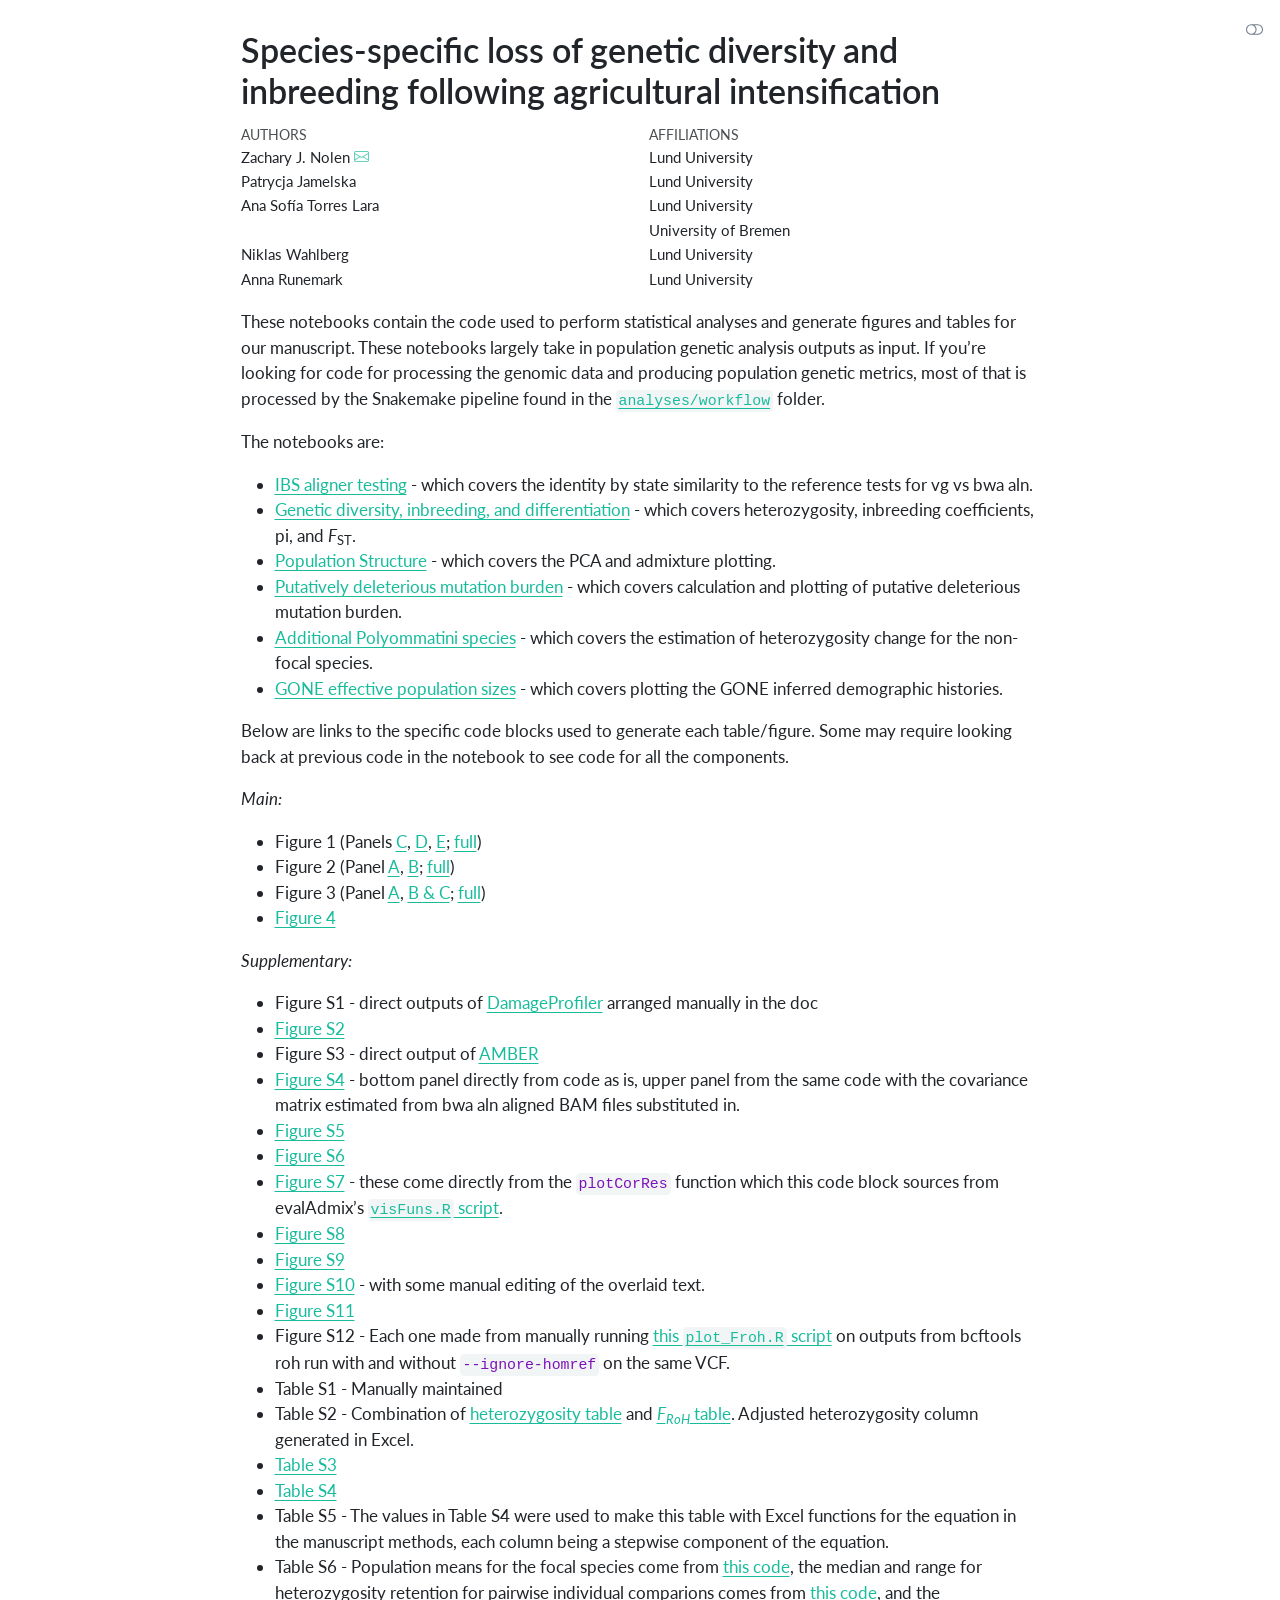
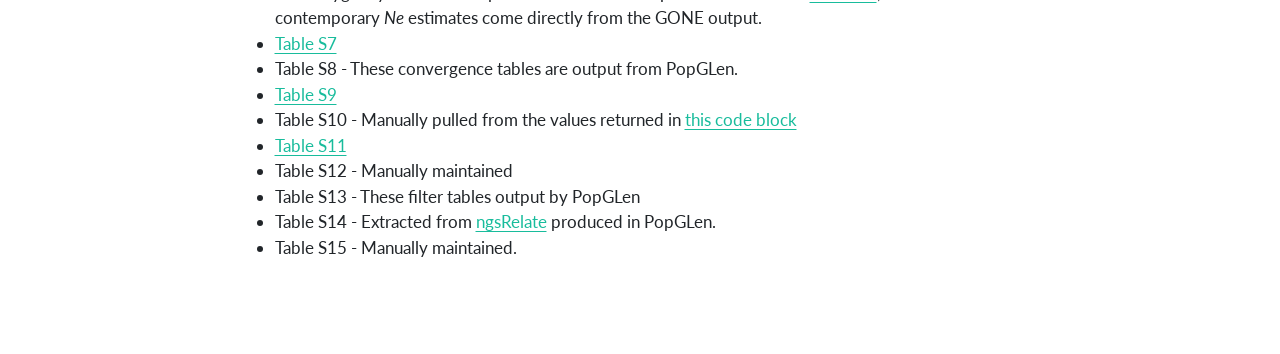
<file: docs/index.html>
<!DOCTYPE html>
<html xmlns="http://www.w3.org/1999/xhtml" lang="en" xml:lang="en"><head>

<meta charset="utf-8">
<meta name="generator" content="quarto-1.9.38">

<meta name="viewport" content="width=device-width, initial-scale=1.0, user-scalable=yes">

<meta name="author" content="Zachary J. Nolen">
<meta name="author" content="Patrycja Jamelska">
<meta name="author" content="Ana Sofía Torres Lara">
<meta name="author" content="Niklas Wahlberg">
<meta name="author" content="Anna Runemark">

<title>Species-specific loss of genetic diversity and inbreeding following agricultural intensification</title>
<style>
/* Default styles provided by pandoc.
** See https://pandoc.org/MANUAL.html#variables-for-html for config info.
*/
code{white-space: pre-wrap;}
span.smallcaps{font-variant: small-caps;}
div.columns{display: flex; gap: min(4vw, 1.5em);}
div.column{flex: auto; overflow-x: auto;}
div.hanging-indent{margin-left: 1.5em; text-indent: -1.5em;}
ul.task-list{list-style: none;}
ul.task-list li input[type="checkbox"] {
  width: 0.8em;
  margin: 0 0.8em 0.2em -1em; /* quarto-specific, see https://github.com/quarto-dev/quarto-cli/issues/4556 */ 
  vertical-align: middle;
}
</style>


<script src="site_libs/quarto-nav/quarto-nav.js"></script>
<script src="site_libs/clipboard/clipboard.min.js"></script>
<script src="site_libs/quarto-search/autocomplete.umd.js"></script>
<script src="site_libs/quarto-search/fuse.min.js"></script>
<script src="site_libs/quarto-search/quarto-search.js"></script>
<meta name="quarto:offset" content="./">
<script src="site_libs/quarto-html/quarto.js" type="module"></script>
<script src="site_libs/quarto-html/tabsets/tabsets.js" type="module"></script>
<script src="site_libs/quarto-html/popper.min.js"></script>
<script src="site_libs/quarto-html/tippy.umd.min.js"></script>
<script src="site_libs/quarto-html/anchor.min.js"></script>
<link href="site_libs/quarto-html/tippy.css" rel="stylesheet">
<link href="site_libs/quarto-html/quarto-syntax-highlighting-15634bcf2e68342d4ad2dfa704d543f6.css" rel="stylesheet" class="quarto-color-scheme" id="quarto-text-highlighting-styles">
<link href="site_libs/quarto-html/quarto-syntax-highlighting-dark-0a6b7249c26820e032cb0bd839ff02b1.css" rel="stylesheet" class="quarto-color-scheme quarto-color-alternate" id="quarto-text-highlighting-styles">
<link href="site_libs/quarto-html/quarto-syntax-highlighting-15634bcf2e68342d4ad2dfa704d543f6.css" rel="stylesheet" class="quarto-color-scheme-extra" id="quarto-text-highlighting-styles">
<script src="site_libs/bootstrap/bootstrap.min.js"></script>
<link href="site_libs/bootstrap/bootstrap-icons.css" rel="stylesheet">
<link href="site_libs/bootstrap/bootstrap-6033a600180109c3731f6a886c29932c.min.css" rel="stylesheet" append-hash="true" class="quarto-color-scheme" id="quarto-bootstrap" data-mode="light">
<link href="site_libs/bootstrap/bootstrap-dark-5685cd926c25366c96d9f1407e584118.min.css" rel="stylesheet" append-hash="true" class="quarto-color-scheme quarto-color-alternate" id="quarto-bootstrap" data-mode="dark">
<link href="site_libs/bootstrap/bootstrap-6033a600180109c3731f6a886c29932c.min.css" rel="stylesheet" append-hash="true" class="quarto-color-scheme-extra" id="quarto-bootstrap" data-mode="light">
<script id="quarto-search-options" type="application/json">{
  "location": "sidebar",
  "copy-button": false,
  "collapse-after": 3,
  "panel-placement": "start",
  "type": "textbox",
  "limit": 50,
  "keyboard-shortcut": [
    "f",
    "/",
    "s"
  ],
  "show-item-context": false,
  "language": {
    "search-no-results-text": "No results",
    "search-matching-documents-text": "matching documents",
    "search-copy-link-title": "Copy link to search",
    "search-hide-matches-text": "Hide additional matches",
    "search-more-match-text": "more match in this document",
    "search-more-matches-text": "more matches in this document",
    "search-clear-button-title": "Clear",
    "search-text-placeholder": "",
    "search-detached-cancel-button-title": "Cancel",
    "search-submit-button-title": "Submit",
    "search-label": "Search"
  }
}</script>


</head>

<body class="fullcontent quarto-light"><script id="quarto-html-before-body" type="application/javascript">
    const toggleBodyColorMode = (bsSheetEl) => {
      const mode = bsSheetEl.getAttribute("data-mode");
      const bodyEl = window.document.querySelector("body");
      if (mode === "dark") {
        bodyEl.classList.add("quarto-dark");
        bodyEl.classList.remove("quarto-light");
      } else {
        bodyEl.classList.add("quarto-light");
        bodyEl.classList.remove("quarto-dark");
      }
    }
    const toggleBodyColorPrimary = () => {
      const bsSheetEl = window.document.querySelector("link#quarto-bootstrap:not([rel=disabled-stylesheet])");
      if (bsSheetEl) {
        toggleBodyColorMode(bsSheetEl);
      }
    }
    const setColorSchemeToggle = (alternate) => {
      const toggles = window.document.querySelectorAll('.quarto-color-scheme-toggle');
      for (let i=0; i < toggles.length; i++) {
        const toggle = toggles[i];
        if (toggle) {
          if (alternate) {
            toggle.classList.add("alternate");
          } else {
            toggle.classList.remove("alternate");
          }
        }
      }
    };
    const toggleColorMode = (alternate) => {
      // Switch the stylesheets
      const primaryStylesheets = window.document.querySelectorAll('link.quarto-color-scheme:not(.quarto-color-alternate)');
      const alternateStylesheets = window.document.querySelectorAll('link.quarto-color-scheme.quarto-color-alternate');
      manageTransitions('#quarto-margin-sidebar .nav-link', false);
      if (alternate) {
        // note: dark is layered on light, we don't disable primary!
        enableStylesheet(alternateStylesheets);
        for (const sheetNode of alternateStylesheets) {
          if (sheetNode.id === "quarto-bootstrap") {
            toggleBodyColorMode(sheetNode);
          }
        }
      } else {
        disableStylesheet(alternateStylesheets);
        enableStylesheet(primaryStylesheets)
        toggleBodyColorPrimary();
      }
      manageTransitions('#quarto-margin-sidebar .nav-link', true);
      // Switch the toggles
      setColorSchemeToggle(alternate)
      // Hack to workaround the fact that safari doesn't
      // properly recolor the scrollbar when toggling (#1455)
      if (navigator.userAgent.indexOf('Safari') > 0 && navigator.userAgent.indexOf('Chrome') == -1) {
        manageTransitions("body", false);
        window.scrollTo(0, 1);
        setTimeout(() => {
          window.scrollTo(0, 0);
          manageTransitions("body", true);
        }, 40);
      }
    }
    const disableStylesheet = (stylesheets) => {
      for (let i=0; i < stylesheets.length; i++) {
        const stylesheet = stylesheets[i];
        stylesheet.rel = 'disabled-stylesheet';
      }
    }
    const enableStylesheet = (stylesheets) => {
      for (let i=0; i < stylesheets.length; i++) {
        const stylesheet = stylesheets[i];
        if(stylesheet.rel !== 'stylesheet') { // for Chrome, which will still FOUC without this check
          stylesheet.rel = 'stylesheet';
        }
      }
    }
    const manageTransitions = (selector, allowTransitions) => {
      const els = window.document.querySelectorAll(selector);
      for (let i=0; i < els.length; i++) {
        const el = els[i];
        if (allowTransitions) {
          el.classList.remove('notransition');
        } else {
          el.classList.add('notransition');
        }
      }
    }
    const isFileUrl = () => {
      return window.location.protocol === 'file:';
    }
    const hasAlternateSentinel = () => {
      let styleSentinel = getColorSchemeSentinel();
      if (styleSentinel !== null) {
        return styleSentinel === "alternate";
      } else {
        return false;
      }
    }
    const setStyleSentinel = (alternate) => {
      const value = alternate ? "alternate" : "default";
      if (!isFileUrl()) {
        window.localStorage.setItem("quarto-color-scheme", value);
      } else {
        localAlternateSentinel = value;
      }
    }
    const getColorSchemeSentinel = () => {
      if (!isFileUrl()) {
        const storageValue = window.localStorage.getItem("quarto-color-scheme");
        return storageValue != null ? storageValue : localAlternateSentinel;
      } else {
        return localAlternateSentinel;
      }
    }
    const toggleGiscusIfUsed = (isAlternate, darkModeDefault) => {
      const baseTheme = document.querySelector('#giscus-base-theme')?.value ?? 'light';
      const alternateTheme = document.querySelector('#giscus-alt-theme')?.value ?? 'dark';
      let newTheme = '';
      if(authorPrefersDark) {
        newTheme = isAlternate ? baseTheme : alternateTheme;
      } else {
        newTheme = isAlternate ? alternateTheme : baseTheme;
      }
      const changeGiscusTheme = () => {
        // From: https://github.com/giscus/giscus/issues/336
        const sendMessage = (message) => {
          const iframe = document.querySelector('iframe.giscus-frame');
          if (!iframe) return;
          iframe.contentWindow.postMessage({ giscus: message }, 'https://giscus.app');
        }
        sendMessage({
          setConfig: {
            theme: newTheme
          }
        });
      }
      const isGiscussLoaded = window.document.querySelector('iframe.giscus-frame') !== null;
      if (isGiscussLoaded) {
        changeGiscusTheme();
      }
    };
    const authorPrefersDark = false;
    const queryPrefersDark = window.matchMedia('(prefers-color-scheme: dark)');
    const darkModeDefault = queryPrefersDark.matches;
      document.querySelector('link#quarto-text-highlighting-styles.quarto-color-scheme-extra').rel = 'disabled-stylesheet';
      document.querySelector('link#quarto-bootstrap.quarto-color-scheme-extra').rel = 'disabled-stylesheet';
    let localAlternateSentinel = darkModeDefault ? 'alternate' : 'default';
    // Dark / light mode switch
    window.quartoToggleColorScheme = () => {
      // Read the current dark / light value
      let toAlternate = !hasAlternateSentinel();
      toggleColorMode(toAlternate);
      setStyleSentinel(toAlternate);
      toggleGiscusIfUsed(toAlternate, darkModeDefault);
      window.dispatchEvent(new Event('resize'));
    };
    queryPrefersDark.addEventListener("change", e => {
      if(window.localStorage.getItem("quarto-color-scheme") !== null)
        return;
      const alternate = e.matches
      toggleColorMode(alternate);
      localAlternateSentinel = e.matches ? 'alternate' : 'default'; // this is used alongside local storage!
      toggleGiscusIfUsed(alternate, darkModeDefault);
    });
    // Switch to dark mode if need be
    if (hasAlternateSentinel()) {
      toggleColorMode(true);
    } else {
      toggleColorMode(false);
    }
  </script>

<div id="quarto-search-results"></div>
<!-- content -->
<div id="quarto-content" class="quarto-container page-columns page-rows-contents page-layout-article">
<!-- sidebar -->
<!-- margin-sidebar -->
    
<!-- main -->
<main class="content" id="quarto-document-content">


<header id="title-block-header" class="quarto-title-block default">
<div class="quarto-title">
<h1 class="title">Species-specific loss of genetic diversity and inbreeding following agricultural intensification</h1>
</div>


<div class="quarto-title-meta-author">
  <div class="quarto-title-meta-heading">Authors</div>
  <div class="quarto-title-meta-heading">Affiliations</div>
  
    <div class="quarto-title-meta-contents">
    <p class="author">Zachary J. Nolen <a href="mailto:zachary.nolen@biol.lu.se" class="quarto-title-author-email"><i class="bi bi-envelope"></i></a> </p>
  </div>
  <div class="quarto-title-meta-contents">
        <p class="affiliation">
            Lund University
          </p>
      </div>
    <div class="quarto-title-meta-contents">
    <p class="author">Patrycja Jamelska </p>
  </div>
  <div class="quarto-title-meta-contents">
        <p class="affiliation">
            Lund University
          </p>
      </div>
    <div class="quarto-title-meta-contents">
    <p class="author">Ana Sofía Torres Lara </p>
  </div>
  <div class="quarto-title-meta-contents">
        <p class="affiliation">
            Lund University
          </p>
        <p class="affiliation">
            University of Bremen
          </p>
      </div>
    <div class="quarto-title-meta-contents">
    <p class="author">Niklas Wahlberg </p>
  </div>
  <div class="quarto-title-meta-contents">
        <p class="affiliation">
            Lund University
          </p>
      </div>
    <div class="quarto-title-meta-contents">
    <p class="author">Anna Runemark </p>
  </div>
  <div class="quarto-title-meta-contents">
        <p class="affiliation">
            Lund University
          </p>
      </div>
  </div>

<div class="quarto-title-meta">

      
  
    
  </div>
  


</header>


<p>These notebooks contain the code used to perform statistical analyses and generate figures and tables for our manuscript. These notebooks largely take in population genetic analysis outputs as input. If you’re looking for code for processing the genomic data and producing population genetic metrics, most of that is processed by the Snakemake pipeline found in the <a href="https://github.com/zjnolen/polyommatini-temporal-genomics/tree/main/analyses/workflow"><code>analyses/workflow</code></a> folder.</p>
<p>The notebooks are:</p>
<ul>
<li><a href="./notebooks/01_ibs_tests.html">IBS aligner testing</a> - which covers the identity by state similarity to the reference tests for vg vs bwa aln.</li>
<li><a href="./notebooks/02_genetic_diversity-differentiation.html">Genetic diversity, inbreeding, and differentiation</a> - which covers heterozygosity, inbreeding coefficients, pi, and <em>F</em><sub>ST</sub>.</li>
<li><a href="./notebooks/03_population_structure.html">Population Structure</a> - which covers the PCA and admixture plotting.</li>
<li><a href="./notebooks/04_deleterious_burden.html">Putatively deleterious mutation burden</a> - which covers calculation and plotting of putative deleterious mutation burden.</li>
<li><a href="./notebooks/05_additional_species.html">Additional Polyommatini species</a> - which covers the estimation of heterozygosity change for the non-focal species.</li>
<li><a href="./notebooks/06_gone.html">GONE effective population sizes</a> - which covers plotting the GONE inferred demographic histories.</li>
</ul>
<p>Below are links to the specific code blocks used to generate each table/figure. Some may require looking back at previous code in the notebook to see code for all the components.</p>
<p><em>Main:</em></p>
<ul>
<li>Figure 1 (Panels <a href="./notebooks/02_genetic_diversity-differentiation.html#heterozygosity-boxplots">C</a>, <a href="./notebooks/02_genetic_diversity-differentiation.html#froh-boxplots">D</a>, <a href="./notebooks/02_genetic_diversity-differentiation.html#population-differention-using-fst">E</a>; <a href="./notebooks/02_genetic_diversity-differentiation.html#make-figure-1">full</a>)</li>
<li>Figure 2 (Panel <a href="./notebooks/03_population_structure.html#pca">A</a>, <a href="./notebooks/03_population_structure.html#best-fit-k-admixture-plot">B</a>; <a href="./notebooks/03_population_structure.html#combined-pca-admixture-plot-figure-2">full</a>)</li>
<li>Figure 3 (Panel <a href="./notebooks/04_deleterious_burden.html#inbreeding-coefficients-partitiond-by-roh-size">A</a>, <a href="./notebooks/04_deleterious_burden.html#derived-count-main-boxplots">B &amp; C</a>; <a href="./notebooks/04_deleterious_burden.html#figure-3">full</a>)</li>
<li><a href="./notebooks/05_additional_species.html#heterozygosity-change-per-year">Figure 4</a></li>
</ul>
<p><em>Supplementary:</em></p>
<ul>
<li>Figure S1 - direct outputs of <a href="https://github.com/Integrative-Transcriptomics/DamageProfiler">DamageProfiler</a> arranged manually in the doc</li>
<li><a href="./notebooks/01_ibs_tests.html#investigating-reference-bias-with-different-aligners">Figure S2</a></li>
<li>Figure S3 - direct output of <a href="https://github.com/tvandervalk/AMBER">AMBER</a></li>
<li><a href="./notebooks/03_population_structure.html#pca">Figure S4</a> - bottom panel directly from code as is, upper panel from the same code with the covariance matrix estimated from bwa aln aligned BAM files substituted in.</li>
<li><a href="./notebooks/06_gone.html#gone-effective-population-sizes">Figure S5</a></li>
<li><a href="./notebooks/03_population_structure.html#all-k-plots">Figure S6</a></li>
<li><a href="./notebooks/03_population_structure.html#all-k-plots">Figure S7</a> - these come directly from the <code>plotCorRes</code> function which this code block sources from evalAdmix’s <a href="https://github.com/GenisGE/evalAdmix/blob/master/visFuns.R"><code>visFuns.R</code> script</a>.</li>
<li><a href="./notebooks/02_genetic_diversity-differentiation.html#froh-adjusted-heterozygosity-for-the-supplement">Figure S8</a></li>
<li><a href="./notebooks/02_genetic_diversity-differentiation.html#coalescent-simulations">Figure S9</a></li>
<li><a href="./notebooks/04_deleterious_burden.html#associate-inbreeding-coefficient-with-derived-count">Figure S10</a> - with some manual editing of the overlaid text.</li>
<li><a href="./notebooks/02_genetic_diversity-differentiation.html#compare-with-full-depth-in-cy.-semiargus">Figure S11</a></li>
<li>Figure S12 - Each one made from manually running <a href="https://github.com/zjnolen/polyommatini-temporal-genomics/blob/main/analyses/workflow/scripts/plot_Froh.R">this <code>plot_Froh.R</code> script</a> on outputs from bcftools roh run with and without <code>--ignore-homref</code> on the same VCF.</li>
<li>Table S1 - Manually maintained</li>
<li>Table S2 - Combination of <a href="./notebooks/02_genetic_diversity-differentiation.html#individual-heterozygosity-table">heterozygosity table</a> and <a href="./notebooks/02_genetic_diversity-differentiation.html#inbreeding-coefficients-tables-statistics-and-plots"><em>F<sub>RoH</sub></em> table</a>. Adjusted heterozygosity column generated in Excel.</li>
<li><a href="./notebooks/02_genetic_diversity-differentiation.html#heterozygosity-as-a-response-to-time-period-statistics">Table S3</a></li>
<li><a href="./notebooks/02_genetic_diversity-differentiation.html#nucleotide-diversity">Table S4</a></li>
<li>Table S5 - The values in Table S4 were used to make this table with Excel functions for the equation in the manuscript methods, each column being a stepwise component of the equation.</li>
<li>Table S6 - Population means for the focal species come from <a href="./notebooks/02_genetic_diversity-differentiation.html#heterozygosity-as-a-response-to-time-period-statistics">this code</a>, the median and range for heterozygosity retention for pairwise individual comparions comes from <a href="./notebooks/05_additional_species.html#heterozygosity-change-per-year">this code</a>, and the contemporary <em>Ne</em> estimates come directly from the GONE output.</li>
<li><a href="./notebooks/02_genetic_diversity-differentiation.html#population-differention-using-fst">Table S7</a></li>
<li>Table S8 - These convergence tables are output from PopGLen.</li>
<li><a href="./notebooks/02_genetic_diversity-differentiation.html#inbreeding-coefficient-as-a-response-to-time-period-statistics">Table S9</a></li>
<li>Table S10 - Manually pulled from the values returned in <a href="./notebooks/02_genetic_diversity-differentiation.html#coalescent-simulations">this code block</a></li>
<li><a href="./notebooks/04_deleterious_burden.html#derived-count-statistics-and-table">Table S11</a></li>
<li>Table S12 - Manually maintained</li>
<li>Table S13 - These filter tables output by PopGLen</li>
<li>Table S14 - Extracted from <a href="https://github.com/ANGSD/NgsRelate">ngsRelate</a> produced in PopGLen.</li>
<li>Table S15 - Manually maintained.</li>
</ul>



</main> <!-- /main -->
<script id="quarto-html-after-body" type="application/javascript">
  window.document.addEventListener("DOMContentLoaded", function (event) {
    // Ensure there is a toggle, if there isn't float one in the top right
    if (window.document.querySelector('.quarto-color-scheme-toggle') === null) {
      const a = window.document.createElement('a');
      a.classList.add('top-right');
      a.classList.add('quarto-color-scheme-toggle');
      a.href = "";
      a.onclick = function() { try { window.quartoToggleColorScheme(); } catch {} return false; };
      const i = window.document.createElement("i");
      i.classList.add('bi');
      a.appendChild(i);
      window.document.body.appendChild(a);
    }
    setColorSchemeToggle(hasAlternateSentinel())
    const icon = "";
    const anchorJS = new window.AnchorJS();
    anchorJS.options = {
      placement: 'right',
      icon: icon
    };
    anchorJS.add('.anchored');
    const isCodeAnnotation = (el) => {
      for (const clz of el.classList) {
        if (clz.startsWith('code-annotation-')) {                     
          return true;
        }
      }
      return false;
    }
    const onCopySuccess = function(e) {
      // button target
      const button = e.trigger;
      // don't keep focus
      button.blur();
      // flash "checked"
      button.classList.add('code-copy-button-checked');
      var currentTitle = button.getAttribute("title");
      button.setAttribute("title", "Copied!");
      let tooltip;
      if (window.bootstrap) {
        button.setAttribute("data-bs-toggle", "tooltip");
        button.setAttribute("data-bs-placement", "left");
        button.setAttribute("data-bs-title", "Copied!");
        tooltip = new bootstrap.Tooltip(button, 
          { trigger: "manual", 
            customClass: "code-copy-button-tooltip",
            offset: [0, -8]});
        tooltip.show();    
      }
      setTimeout(function() {
        if (tooltip) {
          tooltip.hide();
          button.removeAttribute("data-bs-title");
          button.removeAttribute("data-bs-toggle");
          button.removeAttribute("data-bs-placement");
        }
        button.setAttribute("title", currentTitle);
        button.classList.remove('code-copy-button-checked');
      }, 1000);
      // clear code selection
      e.clearSelection();
    }
    const getTextToCopy = function(trigger) {
      const outerScaffold = trigger.parentElement.cloneNode(true);
      const codeEl = outerScaffold.querySelector('code');
      for (const childEl of codeEl.children) {
        if (isCodeAnnotation(childEl)) {
          childEl.remove();
        }
      }
      return codeEl.innerText;
    }
    const clipboard = new window.ClipboardJS('.code-copy-button:not([data-in-quarto-modal])', {
      text: getTextToCopy
    });
    clipboard.on('success', onCopySuccess);
    if (window.document.getElementById('quarto-embedded-source-code-modal')) {
      const clipboardModal = new window.ClipboardJS('.code-copy-button[data-in-quarto-modal]', {
        text: getTextToCopy,
        container: window.document.getElementById('quarto-embedded-source-code-modal')
      });
      clipboardModal.on('success', onCopySuccess);
    }
      var localhostRegex = new RegExp(/^(?:http|https):\/\/localhost\:?[0-9]*\//);
      var mailtoRegex = new RegExp(/^mailto:/);
        var filterRegex = new RegExp('/' + window.location.host + '/');
      var isInternal = (href) => {
          return filterRegex.test(href) || localhostRegex.test(href) || mailtoRegex.test(href);
      }
      // Inspect non-navigation links and adorn them if external
     var links = window.document.querySelectorAll('a[href]:not(.nav-link):not(.navbar-brand):not(.toc-action):not(.sidebar-link):not(.sidebar-item-toggle):not(.pagination-link):not(.no-external):not([aria-hidden]):not(.dropdown-item):not(.quarto-navigation-tool):not(.about-link)');
      for (var i=0; i<links.length; i++) {
        const link = links[i];
        if (!isInternal(link.href)) {
          // undo the damage that might have been done by quarto-nav.js in the case of
          // links that we want to consider external
          if (link.dataset.originalHref !== undefined) {
            link.href = link.dataset.originalHref;
          }
        }
      }
    function tippyHover(el, contentFn, onTriggerFn, onUntriggerFn) {
      const config = {
        allowHTML: true,
        maxWidth: 500,
        delay: 100,
        arrow: false,
        appendTo: function(el) {
            return el.parentElement;
        },
        interactive: true,
        interactiveBorder: 10,
        theme: 'quarto',
        placement: 'bottom-start',
      };
      if (contentFn) {
        config.content = contentFn;
      }
      if (onTriggerFn) {
        config.onTrigger = onTriggerFn;
      }
      if (onUntriggerFn) {
        config.onUntrigger = onUntriggerFn;
      }
      window.tippy(el, config); 
    }
    const noterefs = window.document.querySelectorAll('a[role="doc-noteref"]');
    for (var i=0; i<noterefs.length; i++) {
      const ref = noterefs[i];
      tippyHover(ref, function() {
        // use id or data attribute instead here
        let href = ref.getAttribute('data-footnote-href') || ref.getAttribute('href');
        try { href = new URL(href).hash; } catch {}
        const id = href.replace(/^#\/?/, "");
        const note = window.document.getElementById(id);
        if (note) {
          return note.innerHTML;
        } else {
          return "";
        }
      });
    }
    const xrefs = window.document.querySelectorAll('a.quarto-xref');
    const processXRef = (id, note) => {
      // Strip column container classes
      const stripColumnClz = (el) => {
        el.classList.remove("page-full", "page-columns");
        if (el.children) {
          for (const child of el.children) {
            stripColumnClz(child);
          }
        }
      }
      stripColumnClz(note)
      if (id === null || id.startsWith('sec-')) {
        // Special case sections, only their first couple elements
        const container = document.createElement("div");
        if (note.children && note.children.length > 2) {
          container.appendChild(note.children[0].cloneNode(true));
          for (let i = 1; i < note.children.length; i++) {
            const child = note.children[i];
            if (child.tagName === "P" && child.innerText === "") {
              continue;
            } else {
              container.appendChild(child.cloneNode(true));
              break;
            }
          }
          if (window.Quarto?.typesetMath) {
            window.Quarto.typesetMath(container);
          }
          return container.innerHTML
        } else {
          if (window.Quarto?.typesetMath) {
            window.Quarto.typesetMath(note);
          }
          return note.innerHTML;
        }
      } else {
        // Remove any anchor links if they are present
        const anchorLink = note.querySelector('a.anchorjs-link');
        if (anchorLink) {
          anchorLink.remove();
        }
        if (window.Quarto?.typesetMath) {
          window.Quarto.typesetMath(note);
        }
        if (note.classList.contains("callout")) {
          return note.outerHTML;
        } else {
          return note.innerHTML;
        }
      }
    }
    for (var i=0; i<xrefs.length; i++) {
      const xref = xrefs[i];
      tippyHover(xref, undefined, function(instance) {
        instance.disable();
        let url = xref.getAttribute('href');
        let hash = undefined; 
        if (url.startsWith('#')) {
          hash = url;
        } else {
          try { hash = new URL(url).hash; } catch {}
        }
        if (hash) {
          const id = hash.replace(/^#\/?/, "");
          const note = window.document.getElementById(id);
          if (note !== null) {
            try {
              const html = processXRef(id, note.cloneNode(true));
              instance.setContent(html);
            } finally {
              instance.enable();
              instance.show();
            }
          } else {
            // See if we can fetch this
            fetch(url.split('#')[0])
            .then(res => res.text())
            .then(html => {
              const parser = new DOMParser();
              const htmlDoc = parser.parseFromString(html, "text/html");
              const note = htmlDoc.getElementById(id);
              if (note !== null) {
                const html = processXRef(id, note);
                instance.setContent(html);
              } 
            }).finally(() => {
              instance.enable();
              instance.show();
            });
          }
        } else {
          // See if we can fetch a full url (with no hash to target)
          // This is a special case and we should probably do some content thinning / targeting
          fetch(url)
          .then(res => res.text())
          .then(html => {
            const parser = new DOMParser();
            const htmlDoc = parser.parseFromString(html, "text/html");
            const note = htmlDoc.querySelector('main.content');
            if (note !== null) {
              // This should only happen for chapter cross references
              // (since there is no id in the URL)
              // remove the first header
              if (note.children.length > 0 && note.children[0].tagName === "HEADER") {
                note.children[0].remove();
              }
              const html = processXRef(null, note);
              instance.setContent(html);
            } 
          }).finally(() => {
            instance.enable();
            instance.show();
          });
        }
      }, function(instance) {
      });
    }
        let selectedAnnoteEl;
        const selectorForAnnotation = ( cell, annotation) => {
          let cellAttr = 'data-code-cell="' + cell + '"';
          let lineAttr = 'data-code-annotation="' +  annotation + '"';
          const selector = 'span[' + cellAttr + '][' + lineAttr + ']';
          return selector;
        }
        const selectCodeLines = (annoteEl) => {
          const doc = window.document;
          const targetCell = annoteEl.getAttribute("data-target-cell");
          const targetAnnotation = annoteEl.getAttribute("data-target-annotation");
          const annoteSpan = window.document.querySelector(selectorForAnnotation(targetCell, targetAnnotation));
          const lines = annoteSpan.getAttribute("data-code-lines").split(",");
          const lineIds = lines.map((line) => {
            return targetCell + "-" + line;
          })
          let top = null;
          let height = null;
          let parent = null;
          if (lineIds.length > 0) {
              //compute the position of the single el (top and bottom and make a div)
              const el = window.document.getElementById(lineIds[0]);
              top = el.offsetTop;
              height = el.offsetHeight;
              parent = el.parentElement.parentElement;
            if (lineIds.length > 1) {
              const lastEl = window.document.getElementById(lineIds[lineIds.length - 1]);
              const bottom = lastEl.offsetTop + lastEl.offsetHeight;
              height = bottom - top;
            }
            if (top !== null && height !== null && parent !== null) {
              // cook up a div (if necessary) and position it 
              let div = window.document.getElementById("code-annotation-line-highlight");
              if (div === null) {
                div = window.document.createElement("div");
                div.setAttribute("id", "code-annotation-line-highlight");
                div.style.position = 'absolute';
                parent.appendChild(div);
              }
              div.style.top = top - 2 + "px";
              div.style.height = height + 4 + "px";
              div.style.left = 0;
              let gutterDiv = window.document.getElementById("code-annotation-line-highlight-gutter");
              if (gutterDiv === null) {
                gutterDiv = window.document.createElement("div");
                gutterDiv.setAttribute("id", "code-annotation-line-highlight-gutter");
                gutterDiv.style.position = 'absolute';
                const codeCell = window.document.getElementById(targetCell);
                const gutter = codeCell.querySelector('.code-annotation-gutter');
                gutter.appendChild(gutterDiv);
              }
              gutterDiv.style.top = top - 2 + "px";
              gutterDiv.style.height = height + 4 + "px";
            }
            selectedAnnoteEl = annoteEl;
          }
        };
        const unselectCodeLines = () => {
          const elementsIds = ["code-annotation-line-highlight", "code-annotation-line-highlight-gutter"];
          elementsIds.forEach((elId) => {
            const div = window.document.getElementById(elId);
            if (div) {
              div.remove();
            }
          });
          selectedAnnoteEl = undefined;
        };
          // Handle positioning of the toggle
      window.addEventListener(
        "resize",
        throttle(() => {
          elRect = undefined;
          if (selectedAnnoteEl) {
            selectCodeLines(selectedAnnoteEl);
          }
        }, 10)
      );
      function throttle(fn, ms) {
      let throttle = false;
      let timer;
        return (...args) => {
          if(!throttle) { // first call gets through
              fn.apply(this, args);
              throttle = true;
          } else { // all the others get throttled
              if(timer) clearTimeout(timer); // cancel #2
              timer = setTimeout(() => {
                fn.apply(this, args);
                timer = throttle = false;
              }, ms);
          }
        };
      }
        // Attach click handler to the DT
        const annoteDls = window.document.querySelectorAll('dt[data-target-cell]');
        for (const annoteDlNode of annoteDls) {
          annoteDlNode.addEventListener('click', (event) => {
            const clickedEl = event.target;
            if (clickedEl !== selectedAnnoteEl) {
              unselectCodeLines();
              const activeEl = window.document.querySelector('dt[data-target-cell].code-annotation-active');
              if (activeEl) {
                activeEl.classList.remove('code-annotation-active');
              }
              selectCodeLines(clickedEl);
              clickedEl.classList.add('code-annotation-active');
            } else {
              // Unselect the line
              unselectCodeLines();
              clickedEl.classList.remove('code-annotation-active');
            }
          });
        }
    const findCites = (el) => {
      const parentEl = el.parentElement;
      if (parentEl) {
        const cites = parentEl.dataset.cites;
        if (cites) {
          return {
            el,
            cites: cites.split(' ')
          };
        } else {
          return findCites(el.parentElement)
        }
      } else {
        return undefined;
      }
    };
    var bibliorefs = window.document.querySelectorAll('a[role="doc-biblioref"]');
    for (var i=0; i<bibliorefs.length; i++) {
      const ref = bibliorefs[i];
      const citeInfo = findCites(ref);
      if (citeInfo) {
        tippyHover(citeInfo.el, function() {
          var popup = window.document.createElement('div');
          citeInfo.cites.forEach(function(cite) {
            var citeDiv = window.document.createElement('div');
            citeDiv.classList.add('hanging-indent');
            citeDiv.classList.add('csl-entry');
            var biblioDiv = window.document.getElementById('ref-' + cite);
            if (biblioDiv) {
              citeDiv.innerHTML = biblioDiv.innerHTML;
            }
            popup.appendChild(citeDiv);
          });
          return popup.innerHTML;
        });
      }
    }
  });
  </script>
</div> <!-- /content -->




</body></html>
</file>
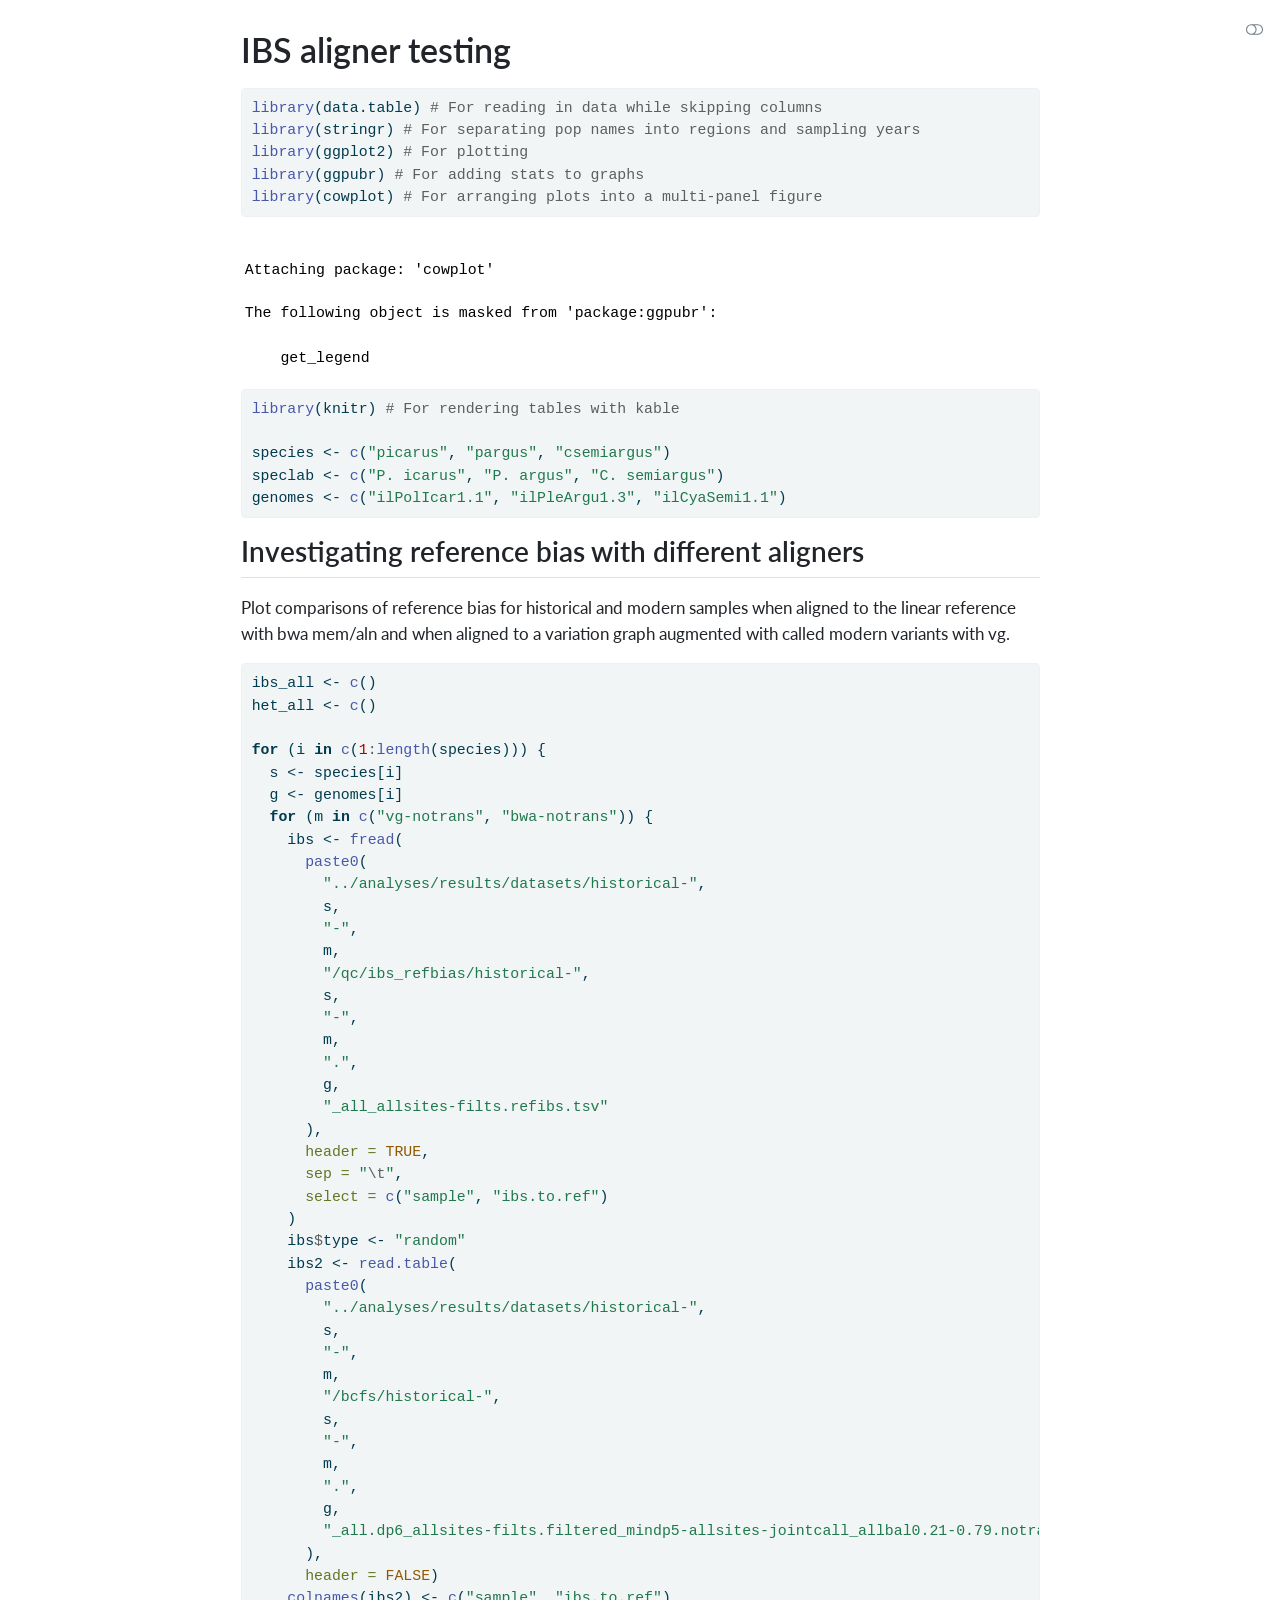
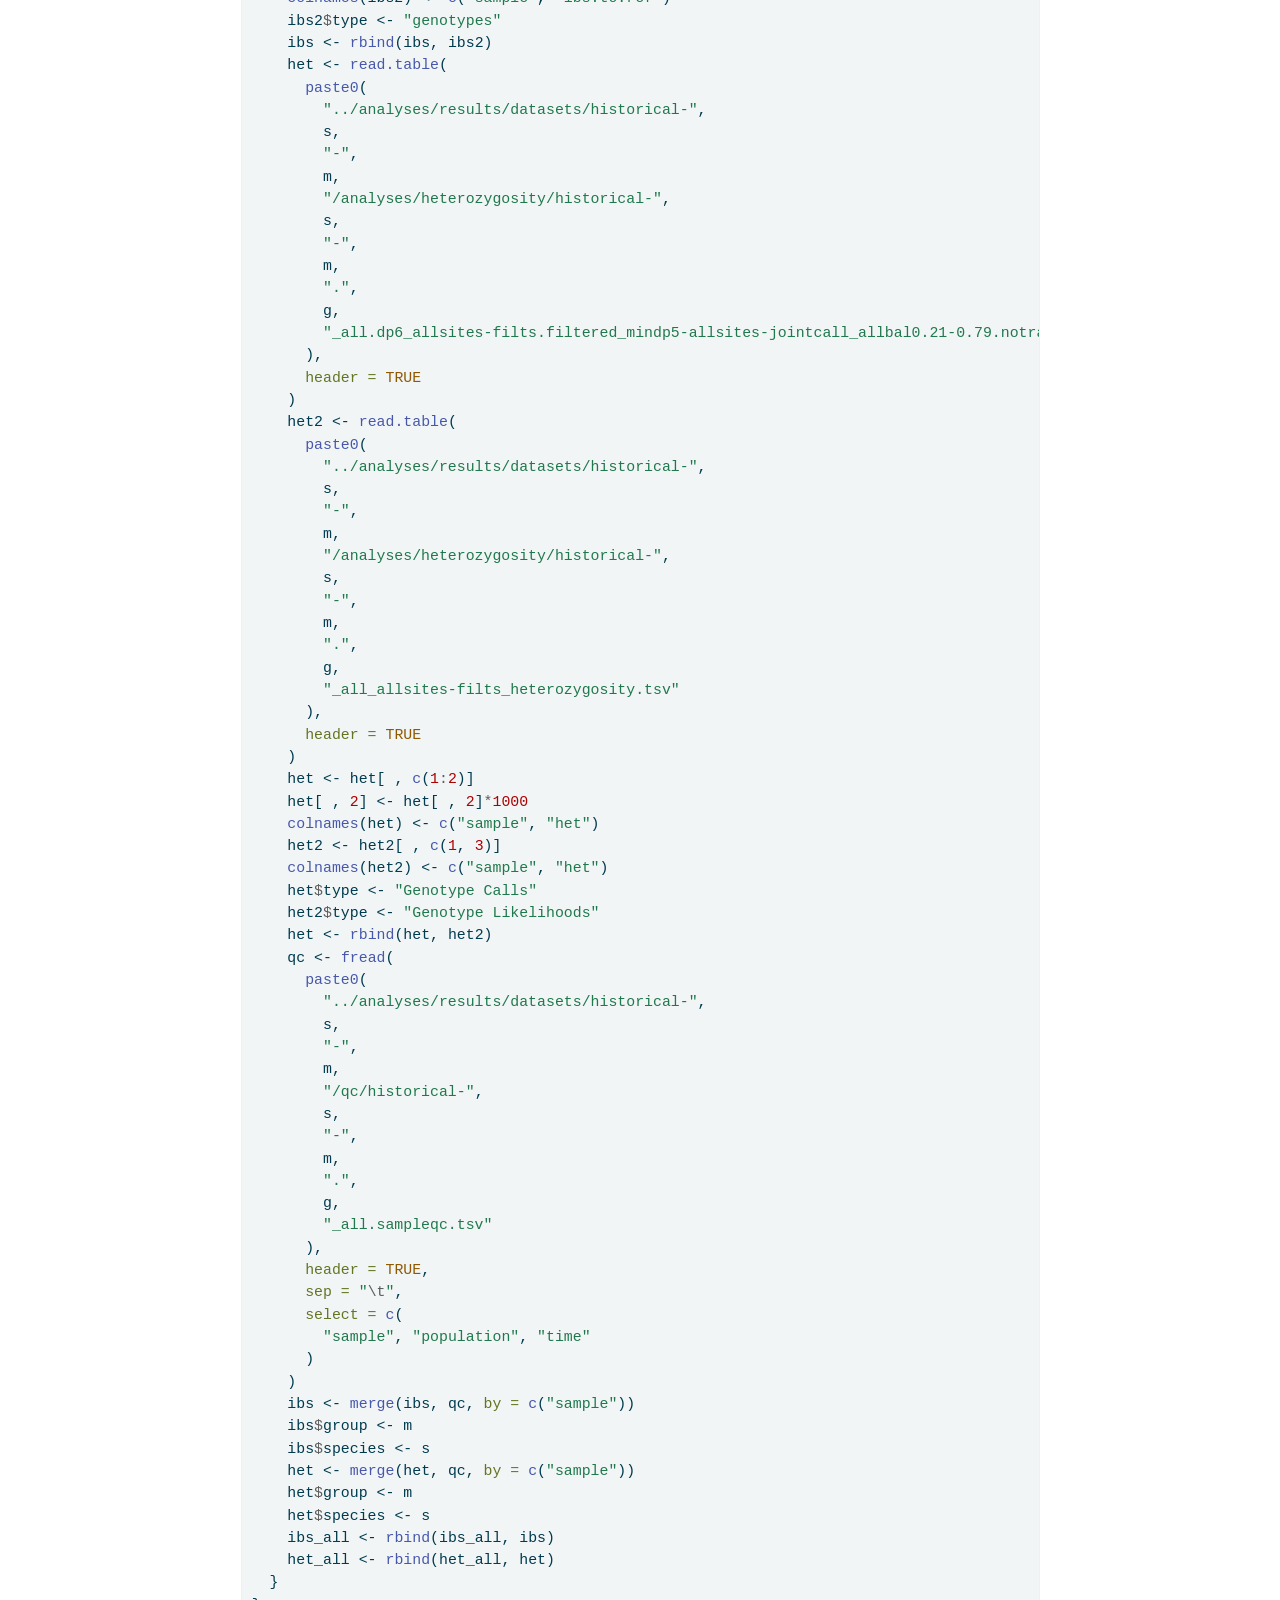
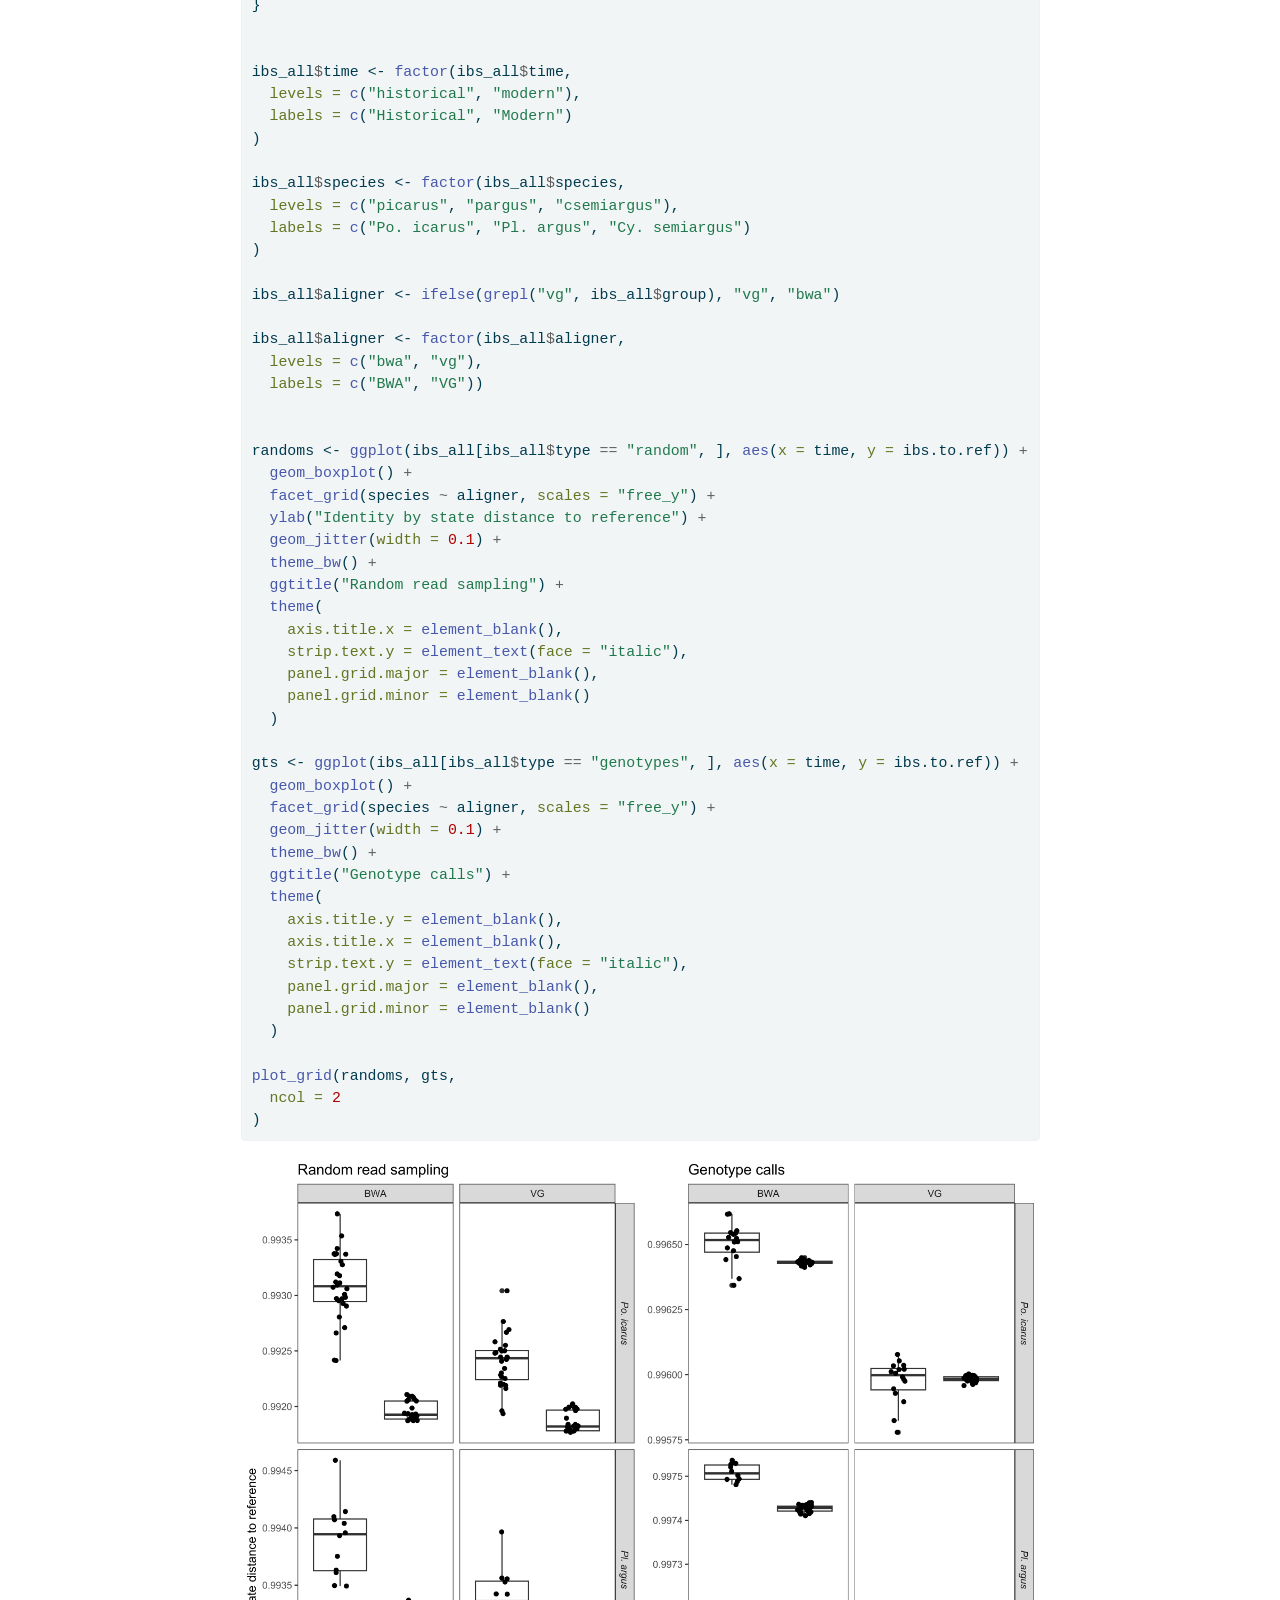
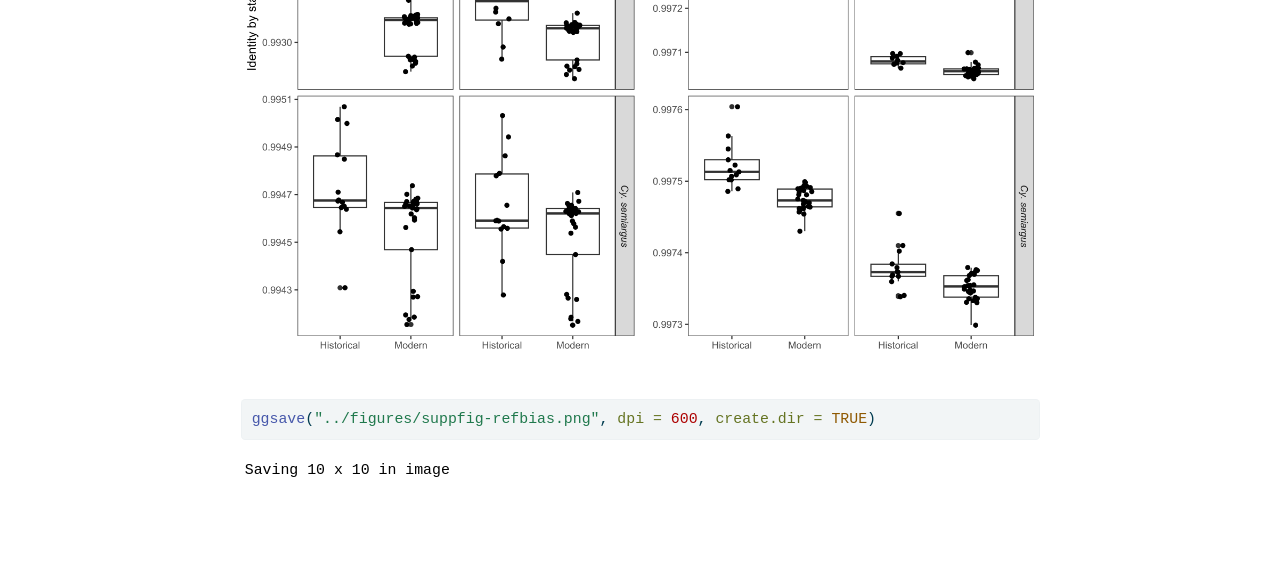
<file: docs/notebooks/01_ibs_tests.html>
<!DOCTYPE html>
<html xmlns="http://www.w3.org/1999/xhtml" lang="en" xml:lang="en"><head>

<meta charset="utf-8">
<meta name="generator" content="quarto-1.9.38">

<meta name="viewport" content="width=device-width, initial-scale=1.0, user-scalable=yes">


<title>IBS aligner testing</title>
<style>
/* Default styles provided by pandoc.
** See https://pandoc.org/MANUAL.html#variables-for-html for config info.
*/
code{white-space: pre-wrap;}
span.smallcaps{font-variant: small-caps;}
div.columns{display: flex; gap: min(4vw, 1.5em);}
div.column{flex: auto; overflow-x: auto;}
div.hanging-indent{margin-left: 1.5em; text-indent: -1.5em;}
ul.task-list{list-style: none;}
ul.task-list li input[type="checkbox"] {
  width: 0.8em;
  margin: 0 0.8em 0.2em -1em; /* quarto-specific, see https://github.com/quarto-dev/quarto-cli/issues/4556 */ 
  vertical-align: middle;
}
/* CSS for syntax highlighting */
html { -webkit-text-size-adjust: 100%; }
pre > code.sourceCode { white-space: pre; position: relative; }
pre > code.sourceCode > span { display: inline-block; line-height: 1.25; }
pre > code.sourceCode > span:empty { height: 1.2em; }
.sourceCode { overflow: visible; }
code.sourceCode > span { color: inherit; text-decoration: inherit; }
div.sourceCode { margin: 1em 0; }
pre.sourceCode { margin: 0; }
@media screen {
div.sourceCode { overflow: auto; }
}
@media print {
pre > code.sourceCode { white-space: pre-wrap; }
pre > code.sourceCode > span { text-indent: -5em; padding-left: 5em; }
}
pre.numberSource code
  { counter-reset: source-line 0; }
pre.numberSource code > span
  { position: relative; left: -4em; counter-increment: source-line; }
pre.numberSource code > span > a:first-child::before
  { content: counter(source-line);
    position: relative; left: -1em; text-align: right; vertical-align: baseline;
    border: none; display: inline-block;
    -webkit-touch-callout: none; -webkit-user-select: none;
    -khtml-user-select: none; -moz-user-select: none;
    -ms-user-select: none; user-select: none;
    padding: 0 4px; width: 4em;
  }
pre.numberSource { margin-left: 3em;  padding-left: 4px; }
div.sourceCode
  {   }
@media screen {
pre > code.sourceCode > span > a:first-child::before { text-decoration: underline; }
}
</style>


<script src="../site_libs/quarto-nav/quarto-nav.js"></script>
<script src="../site_libs/clipboard/clipboard.min.js"></script>
<script src="../site_libs/quarto-search/autocomplete.umd.js"></script>
<script src="../site_libs/quarto-search/fuse.min.js"></script>
<script src="../site_libs/quarto-search/quarto-search.js"></script>
<meta name="quarto:offset" content="../">
<script src="../site_libs/quarto-html/quarto.js" type="module"></script>
<script src="../site_libs/quarto-html/tabsets/tabsets.js" type="module"></script>
<script src="../site_libs/quarto-html/popper.min.js"></script>
<script src="../site_libs/quarto-html/tippy.umd.min.js"></script>
<script src="../site_libs/quarto-html/anchor.min.js"></script>
<link href="../site_libs/quarto-html/tippy.css" rel="stylesheet">
<link href="../site_libs/quarto-html/quarto-syntax-highlighting-15634bcf2e68342d4ad2dfa704d543f6.css" rel="stylesheet" class="quarto-color-scheme" id="quarto-text-highlighting-styles">
<link href="../site_libs/quarto-html/quarto-syntax-highlighting-dark-0a6b7249c26820e032cb0bd839ff02b1.css" rel="stylesheet" class="quarto-color-scheme quarto-color-alternate" id="quarto-text-highlighting-styles">
<link href="../site_libs/quarto-html/quarto-syntax-highlighting-15634bcf2e68342d4ad2dfa704d543f6.css" rel="stylesheet" class="quarto-color-scheme-extra" id="quarto-text-highlighting-styles">
<script src="../site_libs/bootstrap/bootstrap.min.js"></script>
<link href="../site_libs/bootstrap/bootstrap-icons.css" rel="stylesheet">
<link href="../site_libs/bootstrap/bootstrap-6033a600180109c3731f6a886c29932c.min.css" rel="stylesheet" append-hash="true" class="quarto-color-scheme" id="quarto-bootstrap" data-mode="light">
<link href="../site_libs/bootstrap/bootstrap-dark-5685cd926c25366c96d9f1407e584118.min.css" rel="stylesheet" append-hash="true" class="quarto-color-scheme quarto-color-alternate" id="quarto-bootstrap" data-mode="dark">
<link href="../site_libs/bootstrap/bootstrap-6033a600180109c3731f6a886c29932c.min.css" rel="stylesheet" append-hash="true" class="quarto-color-scheme-extra" id="quarto-bootstrap" data-mode="light">
<script id="quarto-search-options" type="application/json">{
  "location": "sidebar",
  "copy-button": false,
  "collapse-after": 3,
  "panel-placement": "start",
  "type": "textbox",
  "limit": 50,
  "keyboard-shortcut": [
    "f",
    "/",
    "s"
  ],
  "show-item-context": false,
  "language": {
    "search-no-results-text": "No results",
    "search-matching-documents-text": "matching documents",
    "search-copy-link-title": "Copy link to search",
    "search-hide-matches-text": "Hide additional matches",
    "search-more-match-text": "more match in this document",
    "search-more-matches-text": "more matches in this document",
    "search-clear-button-title": "Clear",
    "search-text-placeholder": "",
    "search-detached-cancel-button-title": "Cancel",
    "search-submit-button-title": "Submit",
    "search-label": "Search"
  }
}</script>


</head>

<body class="fullcontent quarto-light"><script id="quarto-html-before-body" type="application/javascript">
    const toggleBodyColorMode = (bsSheetEl) => {
      const mode = bsSheetEl.getAttribute("data-mode");
      const bodyEl = window.document.querySelector("body");
      if (mode === "dark") {
        bodyEl.classList.add("quarto-dark");
        bodyEl.classList.remove("quarto-light");
      } else {
        bodyEl.classList.add("quarto-light");
        bodyEl.classList.remove("quarto-dark");
      }
    }
    const toggleBodyColorPrimary = () => {
      const bsSheetEl = window.document.querySelector("link#quarto-bootstrap:not([rel=disabled-stylesheet])");
      if (bsSheetEl) {
        toggleBodyColorMode(bsSheetEl);
      }
    }
    const setColorSchemeToggle = (alternate) => {
      const toggles = window.document.querySelectorAll('.quarto-color-scheme-toggle');
      for (let i=0; i < toggles.length; i++) {
        const toggle = toggles[i];
        if (toggle) {
          if (alternate) {
            toggle.classList.add("alternate");
          } else {
            toggle.classList.remove("alternate");
          }
        }
      }
    };
    const toggleColorMode = (alternate) => {
      // Switch the stylesheets
      const primaryStylesheets = window.document.querySelectorAll('link.quarto-color-scheme:not(.quarto-color-alternate)');
      const alternateStylesheets = window.document.querySelectorAll('link.quarto-color-scheme.quarto-color-alternate');
      manageTransitions('#quarto-margin-sidebar .nav-link', false);
      if (alternate) {
        // note: dark is layered on light, we don't disable primary!
        enableStylesheet(alternateStylesheets);
        for (const sheetNode of alternateStylesheets) {
          if (sheetNode.id === "quarto-bootstrap") {
            toggleBodyColorMode(sheetNode);
          }
        }
      } else {
        disableStylesheet(alternateStylesheets);
        enableStylesheet(primaryStylesheets)
        toggleBodyColorPrimary();
      }
      manageTransitions('#quarto-margin-sidebar .nav-link', true);
      // Switch the toggles
      setColorSchemeToggle(alternate)
      // Hack to workaround the fact that safari doesn't
      // properly recolor the scrollbar when toggling (#1455)
      if (navigator.userAgent.indexOf('Safari') > 0 && navigator.userAgent.indexOf('Chrome') == -1) {
        manageTransitions("body", false);
        window.scrollTo(0, 1);
        setTimeout(() => {
          window.scrollTo(0, 0);
          manageTransitions("body", true);
        }, 40);
      }
    }
    const disableStylesheet = (stylesheets) => {
      for (let i=0; i < stylesheets.length; i++) {
        const stylesheet = stylesheets[i];
        stylesheet.rel = 'disabled-stylesheet';
      }
    }
    const enableStylesheet = (stylesheets) => {
      for (let i=0; i < stylesheets.length; i++) {
        const stylesheet = stylesheets[i];
        if(stylesheet.rel !== 'stylesheet') { // for Chrome, which will still FOUC without this check
          stylesheet.rel = 'stylesheet';
        }
      }
    }
    const manageTransitions = (selector, allowTransitions) => {
      const els = window.document.querySelectorAll(selector);
      for (let i=0; i < els.length; i++) {
        const el = els[i];
        if (allowTransitions) {
          el.classList.remove('notransition');
        } else {
          el.classList.add('notransition');
        }
      }
    }
    const isFileUrl = () => {
      return window.location.protocol === 'file:';
    }
    const hasAlternateSentinel = () => {
      let styleSentinel = getColorSchemeSentinel();
      if (styleSentinel !== null) {
        return styleSentinel === "alternate";
      } else {
        return false;
      }
    }
    const setStyleSentinel = (alternate) => {
      const value = alternate ? "alternate" : "default";
      if (!isFileUrl()) {
        window.localStorage.setItem("quarto-color-scheme", value);
      } else {
        localAlternateSentinel = value;
      }
    }
    const getColorSchemeSentinel = () => {
      if (!isFileUrl()) {
        const storageValue = window.localStorage.getItem("quarto-color-scheme");
        return storageValue != null ? storageValue : localAlternateSentinel;
      } else {
        return localAlternateSentinel;
      }
    }
    const toggleGiscusIfUsed = (isAlternate, darkModeDefault) => {
      const baseTheme = document.querySelector('#giscus-base-theme')?.value ?? 'light';
      const alternateTheme = document.querySelector('#giscus-alt-theme')?.value ?? 'dark';
      let newTheme = '';
      if(authorPrefersDark) {
        newTheme = isAlternate ? baseTheme : alternateTheme;
      } else {
        newTheme = isAlternate ? alternateTheme : baseTheme;
      }
      const changeGiscusTheme = () => {
        // From: https://github.com/giscus/giscus/issues/336
        const sendMessage = (message) => {
          const iframe = document.querySelector('iframe.giscus-frame');
          if (!iframe) return;
          iframe.contentWindow.postMessage({ giscus: message }, 'https://giscus.app');
        }
        sendMessage({
          setConfig: {
            theme: newTheme
          }
        });
      }
      const isGiscussLoaded = window.document.querySelector('iframe.giscus-frame') !== null;
      if (isGiscussLoaded) {
        changeGiscusTheme();
      }
    };
    const authorPrefersDark = false;
    const queryPrefersDark = window.matchMedia('(prefers-color-scheme: dark)');
    const darkModeDefault = queryPrefersDark.matches;
      document.querySelector('link#quarto-text-highlighting-styles.quarto-color-scheme-extra').rel = 'disabled-stylesheet';
      document.querySelector('link#quarto-bootstrap.quarto-color-scheme-extra').rel = 'disabled-stylesheet';
    let localAlternateSentinel = darkModeDefault ? 'alternate' : 'default';
    // Dark / light mode switch
    window.quartoToggleColorScheme = () => {
      // Read the current dark / light value
      let toAlternate = !hasAlternateSentinel();
      toggleColorMode(toAlternate);
      setStyleSentinel(toAlternate);
      toggleGiscusIfUsed(toAlternate, darkModeDefault);
      window.dispatchEvent(new Event('resize'));
    };
    queryPrefersDark.addEventListener("change", e => {
      if(window.localStorage.getItem("quarto-color-scheme") !== null)
        return;
      const alternate = e.matches
      toggleColorMode(alternate);
      localAlternateSentinel = e.matches ? 'alternate' : 'default'; // this is used alongside local storage!
      toggleGiscusIfUsed(alternate, darkModeDefault);
    });
    // Switch to dark mode if need be
    if (hasAlternateSentinel()) {
      toggleColorMode(true);
    } else {
      toggleColorMode(false);
    }
  </script>

<div id="quarto-search-results"></div>
<!-- content -->
<div id="quarto-content" class="quarto-container page-columns page-rows-contents page-layout-article">
<!-- sidebar -->
<!-- margin-sidebar -->
    
<!-- main -->
<main class="content" id="quarto-document-content">


<header id="title-block-header" class="quarto-title-block default">
<div class="quarto-title">
<h1 class="title">IBS aligner testing</h1>
</div>



<div class="quarto-title-meta">

    
  
    
  </div>
  


</header>


<div class="cell">
<div class="code-copy-outer-scaffold"><div class="sourceCode cell-code" id="cb1"><pre class="sourceCode r code-with-copy"><code class="sourceCode r"><span id="cb1-1"><a href="#cb1-1" aria-hidden="true" tabindex="-1"></a><span class="fu">library</span>(data.table) <span class="co"># For reading in data while skipping columns</span></span>
<span id="cb1-2"><a href="#cb1-2" aria-hidden="true" tabindex="-1"></a><span class="fu">library</span>(stringr) <span class="co"># For separating pop names into regions and sampling years</span></span>
<span id="cb1-3"><a href="#cb1-3" aria-hidden="true" tabindex="-1"></a><span class="fu">library</span>(ggplot2) <span class="co"># For plotting</span></span>
<span id="cb1-4"><a href="#cb1-4" aria-hidden="true" tabindex="-1"></a><span class="fu">library</span>(ggpubr) <span class="co"># For adding stats to graphs</span></span>
<span id="cb1-5"><a href="#cb1-5" aria-hidden="true" tabindex="-1"></a><span class="fu">library</span>(cowplot) <span class="co"># For arranging plots into a multi-panel figure</span></span></code></pre></div><button title="Copy to Clipboard" class="code-copy-button"><i class="bi"></i></button></div>
<div class="cell-output cell-output-stderr">
<pre><code>
Attaching package: 'cowplot'</code></pre>
</div>
<div class="cell-output cell-output-stderr">
<pre><code>The following object is masked from 'package:ggpubr':

    get_legend</code></pre>
</div>
<div class="code-copy-outer-scaffold"><div class="sourceCode cell-code" id="cb4"><pre class="sourceCode r code-with-copy"><code class="sourceCode r"><span id="cb4-1"><a href="#cb4-1" aria-hidden="true" tabindex="-1"></a><span class="fu">library</span>(knitr) <span class="co"># For rendering tables with kable</span></span>
<span id="cb4-2"><a href="#cb4-2" aria-hidden="true" tabindex="-1"></a></span>
<span id="cb4-3"><a href="#cb4-3" aria-hidden="true" tabindex="-1"></a>species <span class="ot">&lt;-</span> <span class="fu">c</span>(<span class="st">"picarus"</span>, <span class="st">"pargus"</span>, <span class="st">"csemiargus"</span>)</span>
<span id="cb4-4"><a href="#cb4-4" aria-hidden="true" tabindex="-1"></a>speclab <span class="ot">&lt;-</span> <span class="fu">c</span>(<span class="st">"P. icarus"</span>, <span class="st">"P. argus"</span>, <span class="st">"C. semiargus"</span>)</span>
<span id="cb4-5"><a href="#cb4-5" aria-hidden="true" tabindex="-1"></a>genomes <span class="ot">&lt;-</span> <span class="fu">c</span>(<span class="st">"ilPolIcar1.1"</span>, <span class="st">"ilPleArgu1.3"</span>, <span class="st">"ilCyaSemi1.1"</span>)</span></code></pre></div><button title="Copy to Clipboard" class="code-copy-button"><i class="bi"></i></button></div>
</div>
<section id="investigating-reference-bias-with-different-aligners" class="level2">
<h2 class="anchored" data-anchor-id="investigating-reference-bias-with-different-aligners">Investigating reference bias with different aligners</h2>
<p>Plot comparisons of reference bias for historical and modern samples when aligned to the linear reference with bwa mem/aln and when aligned to a variation graph augmented with called modern variants with vg.</p>
<div class="cell">
<div class="code-copy-outer-scaffold"><div class="sourceCode cell-code" id="cb5"><pre class="sourceCode r code-with-copy"><code class="sourceCode r"><span id="cb5-1"><a href="#cb5-1" aria-hidden="true" tabindex="-1"></a>ibs_all <span class="ot">&lt;-</span> <span class="fu">c</span>()</span>
<span id="cb5-2"><a href="#cb5-2" aria-hidden="true" tabindex="-1"></a>het_all <span class="ot">&lt;-</span> <span class="fu">c</span>()</span>
<span id="cb5-3"><a href="#cb5-3" aria-hidden="true" tabindex="-1"></a></span>
<span id="cb5-4"><a href="#cb5-4" aria-hidden="true" tabindex="-1"></a><span class="cf">for</span> (i <span class="cf">in</span> <span class="fu">c</span>(<span class="dv">1</span><span class="sc">:</span><span class="fu">length</span>(species))) {</span>
<span id="cb5-5"><a href="#cb5-5" aria-hidden="true" tabindex="-1"></a>  s <span class="ot">&lt;-</span> species[i]</span>
<span id="cb5-6"><a href="#cb5-6" aria-hidden="true" tabindex="-1"></a>  g <span class="ot">&lt;-</span> genomes[i]</span>
<span id="cb5-7"><a href="#cb5-7" aria-hidden="true" tabindex="-1"></a>  <span class="cf">for</span> (m <span class="cf">in</span> <span class="fu">c</span>(<span class="st">"vg-notrans"</span>, <span class="st">"bwa-notrans"</span>)) {</span>
<span id="cb5-8"><a href="#cb5-8" aria-hidden="true" tabindex="-1"></a>    ibs <span class="ot">&lt;-</span> <span class="fu">fread</span>(</span>
<span id="cb5-9"><a href="#cb5-9" aria-hidden="true" tabindex="-1"></a>      <span class="fu">paste0</span>(</span>
<span id="cb5-10"><a href="#cb5-10" aria-hidden="true" tabindex="-1"></a>        <span class="st">"../analyses/results/datasets/historical-"</span>,</span>
<span id="cb5-11"><a href="#cb5-11" aria-hidden="true" tabindex="-1"></a>        s,</span>
<span id="cb5-12"><a href="#cb5-12" aria-hidden="true" tabindex="-1"></a>        <span class="st">"-"</span>,</span>
<span id="cb5-13"><a href="#cb5-13" aria-hidden="true" tabindex="-1"></a>        m,</span>
<span id="cb5-14"><a href="#cb5-14" aria-hidden="true" tabindex="-1"></a>        <span class="st">"/qc/ibs_refbias/historical-"</span>,</span>
<span id="cb5-15"><a href="#cb5-15" aria-hidden="true" tabindex="-1"></a>        s,</span>
<span id="cb5-16"><a href="#cb5-16" aria-hidden="true" tabindex="-1"></a>        <span class="st">"-"</span>,</span>
<span id="cb5-17"><a href="#cb5-17" aria-hidden="true" tabindex="-1"></a>        m,</span>
<span id="cb5-18"><a href="#cb5-18" aria-hidden="true" tabindex="-1"></a>        <span class="st">"."</span>,</span>
<span id="cb5-19"><a href="#cb5-19" aria-hidden="true" tabindex="-1"></a>        g,</span>
<span id="cb5-20"><a href="#cb5-20" aria-hidden="true" tabindex="-1"></a>        <span class="st">"_all_allsites-filts.refibs.tsv"</span></span>
<span id="cb5-21"><a href="#cb5-21" aria-hidden="true" tabindex="-1"></a>      ),</span>
<span id="cb5-22"><a href="#cb5-22" aria-hidden="true" tabindex="-1"></a>      <span class="at">header =</span> <span class="cn">TRUE</span>,</span>
<span id="cb5-23"><a href="#cb5-23" aria-hidden="true" tabindex="-1"></a>      <span class="at">sep =</span> <span class="st">"</span><span class="sc">\t</span><span class="st">"</span>,</span>
<span id="cb5-24"><a href="#cb5-24" aria-hidden="true" tabindex="-1"></a>      <span class="at">select =</span> <span class="fu">c</span>(<span class="st">"sample"</span>, <span class="st">"ibs.to.ref"</span>)</span>
<span id="cb5-25"><a href="#cb5-25" aria-hidden="true" tabindex="-1"></a>    )</span>
<span id="cb5-26"><a href="#cb5-26" aria-hidden="true" tabindex="-1"></a>    ibs<span class="sc">$</span>type <span class="ot">&lt;-</span> <span class="st">"random"</span></span>
<span id="cb5-27"><a href="#cb5-27" aria-hidden="true" tabindex="-1"></a>    ibs2 <span class="ot">&lt;-</span> <span class="fu">read.table</span>(</span>
<span id="cb5-28"><a href="#cb5-28" aria-hidden="true" tabindex="-1"></a>      <span class="fu">paste0</span>(</span>
<span id="cb5-29"><a href="#cb5-29" aria-hidden="true" tabindex="-1"></a>        <span class="st">"../analyses/results/datasets/historical-"</span>,</span>
<span id="cb5-30"><a href="#cb5-30" aria-hidden="true" tabindex="-1"></a>        s,</span>
<span id="cb5-31"><a href="#cb5-31" aria-hidden="true" tabindex="-1"></a>        <span class="st">"-"</span>,</span>
<span id="cb5-32"><a href="#cb5-32" aria-hidden="true" tabindex="-1"></a>        m,</span>
<span id="cb5-33"><a href="#cb5-33" aria-hidden="true" tabindex="-1"></a>        <span class="st">"/bcfs/historical-"</span>,</span>
<span id="cb5-34"><a href="#cb5-34" aria-hidden="true" tabindex="-1"></a>        s,</span>
<span id="cb5-35"><a href="#cb5-35" aria-hidden="true" tabindex="-1"></a>        <span class="st">"-"</span>,</span>
<span id="cb5-36"><a href="#cb5-36" aria-hidden="true" tabindex="-1"></a>        m,</span>
<span id="cb5-37"><a href="#cb5-37" aria-hidden="true" tabindex="-1"></a>        <span class="st">"."</span>,</span>
<span id="cb5-38"><a href="#cb5-38" aria-hidden="true" tabindex="-1"></a>        g,</span>
<span id="cb5-39"><a href="#cb5-39" aria-hidden="true" tabindex="-1"></a>        <span class="st">"_all.dp6_allsites-filts.filtered_mindp5-allsites-jointcall_allbal0.21-0.79.notrans.fmiss0.3.bcf.stats.ref_bias"</span></span>
<span id="cb5-40"><a href="#cb5-40" aria-hidden="true" tabindex="-1"></a>      ),</span>
<span id="cb5-41"><a href="#cb5-41" aria-hidden="true" tabindex="-1"></a>      <span class="at">header =</span> <span class="cn">FALSE</span>)</span>
<span id="cb5-42"><a href="#cb5-42" aria-hidden="true" tabindex="-1"></a>    <span class="fu">colnames</span>(ibs2) <span class="ot">&lt;-</span> <span class="fu">c</span>(<span class="st">"sample"</span>, <span class="st">"ibs.to.ref"</span>)</span>
<span id="cb5-43"><a href="#cb5-43" aria-hidden="true" tabindex="-1"></a>    ibs2<span class="sc">$</span>type <span class="ot">&lt;-</span> <span class="st">"genotypes"</span></span>
<span id="cb5-44"><a href="#cb5-44" aria-hidden="true" tabindex="-1"></a>    ibs <span class="ot">&lt;-</span> <span class="fu">rbind</span>(ibs, ibs2)</span>
<span id="cb5-45"><a href="#cb5-45" aria-hidden="true" tabindex="-1"></a>    het <span class="ot">&lt;-</span> <span class="fu">read.table</span>(</span>
<span id="cb5-46"><a href="#cb5-46" aria-hidden="true" tabindex="-1"></a>      <span class="fu">paste0</span>(</span>
<span id="cb5-47"><a href="#cb5-47" aria-hidden="true" tabindex="-1"></a>        <span class="st">"../analyses/results/datasets/historical-"</span>,</span>
<span id="cb5-48"><a href="#cb5-48" aria-hidden="true" tabindex="-1"></a>        s,</span>
<span id="cb5-49"><a href="#cb5-49" aria-hidden="true" tabindex="-1"></a>        <span class="st">"-"</span>,</span>
<span id="cb5-50"><a href="#cb5-50" aria-hidden="true" tabindex="-1"></a>        m,</span>
<span id="cb5-51"><a href="#cb5-51" aria-hidden="true" tabindex="-1"></a>        <span class="st">"/analyses/heterozygosity/historical-"</span>,</span>
<span id="cb5-52"><a href="#cb5-52" aria-hidden="true" tabindex="-1"></a>        s,</span>
<span id="cb5-53"><a href="#cb5-53" aria-hidden="true" tabindex="-1"></a>        <span class="st">"-"</span>,</span>
<span id="cb5-54"><a href="#cb5-54" aria-hidden="true" tabindex="-1"></a>        m,</span>
<span id="cb5-55"><a href="#cb5-55" aria-hidden="true" tabindex="-1"></a>        <span class="st">"."</span>,</span>
<span id="cb5-56"><a href="#cb5-56" aria-hidden="true" tabindex="-1"></a>        g,</span>
<span id="cb5-57"><a href="#cb5-57" aria-hidden="true" tabindex="-1"></a>        <span class="st">"_all.dp6_allsites-filts.filtered_mindp5-allsites-jointcall_allbal0.21-0.79.notrans.fmiss0.3.bcftools.het.tsv"</span></span>
<span id="cb5-58"><a href="#cb5-58" aria-hidden="true" tabindex="-1"></a>      ),</span>
<span id="cb5-59"><a href="#cb5-59" aria-hidden="true" tabindex="-1"></a>      <span class="at">header =</span> <span class="cn">TRUE</span></span>
<span id="cb5-60"><a href="#cb5-60" aria-hidden="true" tabindex="-1"></a>    )</span>
<span id="cb5-61"><a href="#cb5-61" aria-hidden="true" tabindex="-1"></a>    het2 <span class="ot">&lt;-</span> <span class="fu">read.table</span>(</span>
<span id="cb5-62"><a href="#cb5-62" aria-hidden="true" tabindex="-1"></a>      <span class="fu">paste0</span>(</span>
<span id="cb5-63"><a href="#cb5-63" aria-hidden="true" tabindex="-1"></a>        <span class="st">"../analyses/results/datasets/historical-"</span>,</span>
<span id="cb5-64"><a href="#cb5-64" aria-hidden="true" tabindex="-1"></a>        s,</span>
<span id="cb5-65"><a href="#cb5-65" aria-hidden="true" tabindex="-1"></a>        <span class="st">"-"</span>,</span>
<span id="cb5-66"><a href="#cb5-66" aria-hidden="true" tabindex="-1"></a>        m,</span>
<span id="cb5-67"><a href="#cb5-67" aria-hidden="true" tabindex="-1"></a>        <span class="st">"/analyses/heterozygosity/historical-"</span>,</span>
<span id="cb5-68"><a href="#cb5-68" aria-hidden="true" tabindex="-1"></a>        s,</span>
<span id="cb5-69"><a href="#cb5-69" aria-hidden="true" tabindex="-1"></a>        <span class="st">"-"</span>,</span>
<span id="cb5-70"><a href="#cb5-70" aria-hidden="true" tabindex="-1"></a>        m,</span>
<span id="cb5-71"><a href="#cb5-71" aria-hidden="true" tabindex="-1"></a>        <span class="st">"."</span>,</span>
<span id="cb5-72"><a href="#cb5-72" aria-hidden="true" tabindex="-1"></a>        g,</span>
<span id="cb5-73"><a href="#cb5-73" aria-hidden="true" tabindex="-1"></a>        <span class="st">"_all_allsites-filts_heterozygosity.tsv"</span></span>
<span id="cb5-74"><a href="#cb5-74" aria-hidden="true" tabindex="-1"></a>      ),</span>
<span id="cb5-75"><a href="#cb5-75" aria-hidden="true" tabindex="-1"></a>      <span class="at">header =</span> <span class="cn">TRUE</span></span>
<span id="cb5-76"><a href="#cb5-76" aria-hidden="true" tabindex="-1"></a>    )</span>
<span id="cb5-77"><a href="#cb5-77" aria-hidden="true" tabindex="-1"></a>    het <span class="ot">&lt;-</span> het[ , <span class="fu">c</span>(<span class="dv">1</span><span class="sc">:</span><span class="dv">2</span>)]</span>
<span id="cb5-78"><a href="#cb5-78" aria-hidden="true" tabindex="-1"></a>    het[ , <span class="dv">2</span>] <span class="ot">&lt;-</span> het[ , <span class="dv">2</span>]<span class="sc">*</span><span class="dv">1000</span></span>
<span id="cb5-79"><a href="#cb5-79" aria-hidden="true" tabindex="-1"></a>    <span class="fu">colnames</span>(het) <span class="ot">&lt;-</span> <span class="fu">c</span>(<span class="st">"sample"</span>, <span class="st">"het"</span>)</span>
<span id="cb5-80"><a href="#cb5-80" aria-hidden="true" tabindex="-1"></a>    het2 <span class="ot">&lt;-</span> het2[ , <span class="fu">c</span>(<span class="dv">1</span>, <span class="dv">3</span>)]</span>
<span id="cb5-81"><a href="#cb5-81" aria-hidden="true" tabindex="-1"></a>    <span class="fu">colnames</span>(het2) <span class="ot">&lt;-</span> <span class="fu">c</span>(<span class="st">"sample"</span>, <span class="st">"het"</span>)</span>
<span id="cb5-82"><a href="#cb5-82" aria-hidden="true" tabindex="-1"></a>    het<span class="sc">$</span>type <span class="ot">&lt;-</span> <span class="st">"Genotype Calls"</span></span>
<span id="cb5-83"><a href="#cb5-83" aria-hidden="true" tabindex="-1"></a>    het2<span class="sc">$</span>type <span class="ot">&lt;-</span> <span class="st">"Genotype Likelihoods"</span></span>
<span id="cb5-84"><a href="#cb5-84" aria-hidden="true" tabindex="-1"></a>    het <span class="ot">&lt;-</span> <span class="fu">rbind</span>(het, het2)</span>
<span id="cb5-85"><a href="#cb5-85" aria-hidden="true" tabindex="-1"></a>    qc <span class="ot">&lt;-</span> <span class="fu">fread</span>(</span>
<span id="cb5-86"><a href="#cb5-86" aria-hidden="true" tabindex="-1"></a>      <span class="fu">paste0</span>(</span>
<span id="cb5-87"><a href="#cb5-87" aria-hidden="true" tabindex="-1"></a>        <span class="st">"../analyses/results/datasets/historical-"</span>,</span>
<span id="cb5-88"><a href="#cb5-88" aria-hidden="true" tabindex="-1"></a>        s,</span>
<span id="cb5-89"><a href="#cb5-89" aria-hidden="true" tabindex="-1"></a>        <span class="st">"-"</span>,</span>
<span id="cb5-90"><a href="#cb5-90" aria-hidden="true" tabindex="-1"></a>        m,</span>
<span id="cb5-91"><a href="#cb5-91" aria-hidden="true" tabindex="-1"></a>        <span class="st">"/qc/historical-"</span>,</span>
<span id="cb5-92"><a href="#cb5-92" aria-hidden="true" tabindex="-1"></a>        s,</span>
<span id="cb5-93"><a href="#cb5-93" aria-hidden="true" tabindex="-1"></a>        <span class="st">"-"</span>,</span>
<span id="cb5-94"><a href="#cb5-94" aria-hidden="true" tabindex="-1"></a>        m,</span>
<span id="cb5-95"><a href="#cb5-95" aria-hidden="true" tabindex="-1"></a>        <span class="st">"."</span>,</span>
<span id="cb5-96"><a href="#cb5-96" aria-hidden="true" tabindex="-1"></a>        g,</span>
<span id="cb5-97"><a href="#cb5-97" aria-hidden="true" tabindex="-1"></a>        <span class="st">"_all.sampleqc.tsv"</span></span>
<span id="cb5-98"><a href="#cb5-98" aria-hidden="true" tabindex="-1"></a>      ),</span>
<span id="cb5-99"><a href="#cb5-99" aria-hidden="true" tabindex="-1"></a>      <span class="at">header =</span> <span class="cn">TRUE</span>,</span>
<span id="cb5-100"><a href="#cb5-100" aria-hidden="true" tabindex="-1"></a>      <span class="at">sep =</span> <span class="st">"</span><span class="sc">\t</span><span class="st">"</span>,</span>
<span id="cb5-101"><a href="#cb5-101" aria-hidden="true" tabindex="-1"></a>      <span class="at">select =</span> <span class="fu">c</span>(</span>
<span id="cb5-102"><a href="#cb5-102" aria-hidden="true" tabindex="-1"></a>        <span class="st">"sample"</span>, <span class="st">"population"</span>, <span class="st">"time"</span></span>
<span id="cb5-103"><a href="#cb5-103" aria-hidden="true" tabindex="-1"></a>      )</span>
<span id="cb5-104"><a href="#cb5-104" aria-hidden="true" tabindex="-1"></a>    )</span>
<span id="cb5-105"><a href="#cb5-105" aria-hidden="true" tabindex="-1"></a>    ibs <span class="ot">&lt;-</span> <span class="fu">merge</span>(ibs, qc, <span class="at">by =</span> <span class="fu">c</span>(<span class="st">"sample"</span>))</span>
<span id="cb5-106"><a href="#cb5-106" aria-hidden="true" tabindex="-1"></a>    ibs<span class="sc">$</span>group <span class="ot">&lt;-</span> m</span>
<span id="cb5-107"><a href="#cb5-107" aria-hidden="true" tabindex="-1"></a>    ibs<span class="sc">$</span>species <span class="ot">&lt;-</span> s</span>
<span id="cb5-108"><a href="#cb5-108" aria-hidden="true" tabindex="-1"></a>    het <span class="ot">&lt;-</span> <span class="fu">merge</span>(het, qc, <span class="at">by =</span> <span class="fu">c</span>(<span class="st">"sample"</span>))</span>
<span id="cb5-109"><a href="#cb5-109" aria-hidden="true" tabindex="-1"></a>    het<span class="sc">$</span>group <span class="ot">&lt;-</span> m</span>
<span id="cb5-110"><a href="#cb5-110" aria-hidden="true" tabindex="-1"></a>    het<span class="sc">$</span>species <span class="ot">&lt;-</span> s</span>
<span id="cb5-111"><a href="#cb5-111" aria-hidden="true" tabindex="-1"></a>    ibs_all <span class="ot">&lt;-</span> <span class="fu">rbind</span>(ibs_all, ibs)</span>
<span id="cb5-112"><a href="#cb5-112" aria-hidden="true" tabindex="-1"></a>    het_all <span class="ot">&lt;-</span> <span class="fu">rbind</span>(het_all, het)</span>
<span id="cb5-113"><a href="#cb5-113" aria-hidden="true" tabindex="-1"></a>  }</span>
<span id="cb5-114"><a href="#cb5-114" aria-hidden="true" tabindex="-1"></a>}</span>
<span id="cb5-115"><a href="#cb5-115" aria-hidden="true" tabindex="-1"></a></span>
<span id="cb5-116"><a href="#cb5-116" aria-hidden="true" tabindex="-1"></a></span>
<span id="cb5-117"><a href="#cb5-117" aria-hidden="true" tabindex="-1"></a>ibs_all<span class="sc">$</span>time <span class="ot">&lt;-</span> <span class="fu">factor</span>(ibs_all<span class="sc">$</span>time,</span>
<span id="cb5-118"><a href="#cb5-118" aria-hidden="true" tabindex="-1"></a>  <span class="at">levels =</span> <span class="fu">c</span>(<span class="st">"historical"</span>, <span class="st">"modern"</span>),</span>
<span id="cb5-119"><a href="#cb5-119" aria-hidden="true" tabindex="-1"></a>  <span class="at">labels =</span> <span class="fu">c</span>(<span class="st">"Historical"</span>, <span class="st">"Modern"</span>)</span>
<span id="cb5-120"><a href="#cb5-120" aria-hidden="true" tabindex="-1"></a>)</span>
<span id="cb5-121"><a href="#cb5-121" aria-hidden="true" tabindex="-1"></a></span>
<span id="cb5-122"><a href="#cb5-122" aria-hidden="true" tabindex="-1"></a>ibs_all<span class="sc">$</span>species <span class="ot">&lt;-</span> <span class="fu">factor</span>(ibs_all<span class="sc">$</span>species,</span>
<span id="cb5-123"><a href="#cb5-123" aria-hidden="true" tabindex="-1"></a>  <span class="at">levels =</span> <span class="fu">c</span>(<span class="st">"picarus"</span>, <span class="st">"pargus"</span>, <span class="st">"csemiargus"</span>),</span>
<span id="cb5-124"><a href="#cb5-124" aria-hidden="true" tabindex="-1"></a>  <span class="at">labels =</span> <span class="fu">c</span>(<span class="st">"Po. icarus"</span>, <span class="st">"Pl. argus"</span>, <span class="st">"Cy. semiargus"</span>)</span>
<span id="cb5-125"><a href="#cb5-125" aria-hidden="true" tabindex="-1"></a>)</span>
<span id="cb5-126"><a href="#cb5-126" aria-hidden="true" tabindex="-1"></a></span>
<span id="cb5-127"><a href="#cb5-127" aria-hidden="true" tabindex="-1"></a>ibs_all<span class="sc">$</span>aligner <span class="ot">&lt;-</span> <span class="fu">ifelse</span>(<span class="fu">grepl</span>(<span class="st">"vg"</span>, ibs_all<span class="sc">$</span>group), <span class="st">"vg"</span>, <span class="st">"bwa"</span>)</span>
<span id="cb5-128"><a href="#cb5-128" aria-hidden="true" tabindex="-1"></a></span>
<span id="cb5-129"><a href="#cb5-129" aria-hidden="true" tabindex="-1"></a>ibs_all<span class="sc">$</span>aligner <span class="ot">&lt;-</span> <span class="fu">factor</span>(ibs_all<span class="sc">$</span>aligner,</span>
<span id="cb5-130"><a href="#cb5-130" aria-hidden="true" tabindex="-1"></a>  <span class="at">levels =</span> <span class="fu">c</span>(<span class="st">"bwa"</span>, <span class="st">"vg"</span>),</span>
<span id="cb5-131"><a href="#cb5-131" aria-hidden="true" tabindex="-1"></a>  <span class="at">labels =</span> <span class="fu">c</span>(<span class="st">"BWA"</span>, <span class="st">"VG"</span>))</span>
<span id="cb5-132"><a href="#cb5-132" aria-hidden="true" tabindex="-1"></a></span>
<span id="cb5-133"><a href="#cb5-133" aria-hidden="true" tabindex="-1"></a></span>
<span id="cb5-134"><a href="#cb5-134" aria-hidden="true" tabindex="-1"></a>randoms <span class="ot">&lt;-</span> <span class="fu">ggplot</span>(ibs_all[ibs_all<span class="sc">$</span>type <span class="sc">==</span> <span class="st">"random"</span>, ], <span class="fu">aes</span>(<span class="at">x =</span> time, <span class="at">y =</span> ibs.to.ref)) <span class="sc">+</span></span>
<span id="cb5-135"><a href="#cb5-135" aria-hidden="true" tabindex="-1"></a>  <span class="fu">geom_boxplot</span>() <span class="sc">+</span></span>
<span id="cb5-136"><a href="#cb5-136" aria-hidden="true" tabindex="-1"></a>  <span class="fu">facet_grid</span>(species <span class="sc">~</span> aligner, <span class="at">scales =</span> <span class="st">"free_y"</span>) <span class="sc">+</span></span>
<span id="cb5-137"><a href="#cb5-137" aria-hidden="true" tabindex="-1"></a>  <span class="fu">ylab</span>(<span class="st">"Identity by state distance to reference"</span>) <span class="sc">+</span></span>
<span id="cb5-138"><a href="#cb5-138" aria-hidden="true" tabindex="-1"></a>  <span class="fu">geom_jitter</span>(<span class="at">width =</span> <span class="fl">0.1</span>) <span class="sc">+</span></span>
<span id="cb5-139"><a href="#cb5-139" aria-hidden="true" tabindex="-1"></a>  <span class="fu">theme_bw</span>() <span class="sc">+</span></span>
<span id="cb5-140"><a href="#cb5-140" aria-hidden="true" tabindex="-1"></a>  <span class="fu">ggtitle</span>(<span class="st">"Random read sampling"</span>) <span class="sc">+</span></span>
<span id="cb5-141"><a href="#cb5-141" aria-hidden="true" tabindex="-1"></a>  <span class="fu">theme</span>(</span>
<span id="cb5-142"><a href="#cb5-142" aria-hidden="true" tabindex="-1"></a>    <span class="at">axis.title.x =</span> <span class="fu">element_blank</span>(),</span>
<span id="cb5-143"><a href="#cb5-143" aria-hidden="true" tabindex="-1"></a>    <span class="at">strip.text.y =</span> <span class="fu">element_text</span>(<span class="at">face =</span> <span class="st">"italic"</span>),</span>
<span id="cb5-144"><a href="#cb5-144" aria-hidden="true" tabindex="-1"></a>    <span class="at">panel.grid.major =</span> <span class="fu">element_blank</span>(),</span>
<span id="cb5-145"><a href="#cb5-145" aria-hidden="true" tabindex="-1"></a>    <span class="at">panel.grid.minor =</span> <span class="fu">element_blank</span>()</span>
<span id="cb5-146"><a href="#cb5-146" aria-hidden="true" tabindex="-1"></a>  )</span>
<span id="cb5-147"><a href="#cb5-147" aria-hidden="true" tabindex="-1"></a></span>
<span id="cb5-148"><a href="#cb5-148" aria-hidden="true" tabindex="-1"></a>gts <span class="ot">&lt;-</span> <span class="fu">ggplot</span>(ibs_all[ibs_all<span class="sc">$</span>type <span class="sc">==</span> <span class="st">"genotypes"</span>, ], <span class="fu">aes</span>(<span class="at">x =</span> time, <span class="at">y =</span> ibs.to.ref)) <span class="sc">+</span></span>
<span id="cb5-149"><a href="#cb5-149" aria-hidden="true" tabindex="-1"></a>  <span class="fu">geom_boxplot</span>() <span class="sc">+</span></span>
<span id="cb5-150"><a href="#cb5-150" aria-hidden="true" tabindex="-1"></a>  <span class="fu">facet_grid</span>(species <span class="sc">~</span> aligner, <span class="at">scales =</span> <span class="st">"free_y"</span>) <span class="sc">+</span></span>
<span id="cb5-151"><a href="#cb5-151" aria-hidden="true" tabindex="-1"></a>  <span class="fu">geom_jitter</span>(<span class="at">width =</span> <span class="fl">0.1</span>) <span class="sc">+</span></span>
<span id="cb5-152"><a href="#cb5-152" aria-hidden="true" tabindex="-1"></a>  <span class="fu">theme_bw</span>() <span class="sc">+</span></span>
<span id="cb5-153"><a href="#cb5-153" aria-hidden="true" tabindex="-1"></a>  <span class="fu">ggtitle</span>(<span class="st">"Genotype calls"</span>) <span class="sc">+</span></span>
<span id="cb5-154"><a href="#cb5-154" aria-hidden="true" tabindex="-1"></a>  <span class="fu">theme</span>(</span>
<span id="cb5-155"><a href="#cb5-155" aria-hidden="true" tabindex="-1"></a>    <span class="at">axis.title.y =</span> <span class="fu">element_blank</span>(),</span>
<span id="cb5-156"><a href="#cb5-156" aria-hidden="true" tabindex="-1"></a>    <span class="at">axis.title.x =</span> <span class="fu">element_blank</span>(),</span>
<span id="cb5-157"><a href="#cb5-157" aria-hidden="true" tabindex="-1"></a>    <span class="at">strip.text.y =</span> <span class="fu">element_text</span>(<span class="at">face =</span> <span class="st">"italic"</span>),</span>
<span id="cb5-158"><a href="#cb5-158" aria-hidden="true" tabindex="-1"></a>    <span class="at">panel.grid.major =</span> <span class="fu">element_blank</span>(),</span>
<span id="cb5-159"><a href="#cb5-159" aria-hidden="true" tabindex="-1"></a>    <span class="at">panel.grid.minor =</span> <span class="fu">element_blank</span>()</span>
<span id="cb5-160"><a href="#cb5-160" aria-hidden="true" tabindex="-1"></a>  )</span>
<span id="cb5-161"><a href="#cb5-161" aria-hidden="true" tabindex="-1"></a></span>
<span id="cb5-162"><a href="#cb5-162" aria-hidden="true" tabindex="-1"></a><span class="fu">plot_grid</span>(randoms, gts,</span>
<span id="cb5-163"><a href="#cb5-163" aria-hidden="true" tabindex="-1"></a>  <span class="at">ncol =</span> <span class="dv">2</span></span>
<span id="cb5-164"><a href="#cb5-164" aria-hidden="true" tabindex="-1"></a>)</span></code></pre></div><button title="Copy to Clipboard" class="code-copy-button"><i class="bi"></i></button></div>
<div class="cell-output-display">
<div>
<figure class="figure">
<p><img src="01_ibs_tests_files/figure-html/ibs-vg-bwa-1.png" class="img-fluid figure-img" width="6000"></p>
</figure>
</div>
</div>
<div class="code-copy-outer-scaffold"><div class="sourceCode cell-code" id="cb6"><pre class="sourceCode r code-with-copy"><code class="sourceCode r"><span id="cb6-1"><a href="#cb6-1" aria-hidden="true" tabindex="-1"></a><span class="fu">ggsave</span>(<span class="st">"../figures/suppfig-refbias.png"</span>, <span class="at">dpi =</span> <span class="dv">600</span>, <span class="at">create.dir =</span> <span class="cn">TRUE</span>)</span></code></pre></div><button title="Copy to Clipboard" class="code-copy-button"><i class="bi"></i></button></div>
<div class="cell-output cell-output-stderr">
<pre><code>Saving 10 x 10 in image</code></pre>
</div>
</div>


</section>

</main> <!-- /main -->
<script id="quarto-html-after-body" type="application/javascript">
  window.document.addEventListener("DOMContentLoaded", function (event) {
    // Ensure there is a toggle, if there isn't float one in the top right
    if (window.document.querySelector('.quarto-color-scheme-toggle') === null) {
      const a = window.document.createElement('a');
      a.classList.add('top-right');
      a.classList.add('quarto-color-scheme-toggle');
      a.href = "";
      a.onclick = function() { try { window.quartoToggleColorScheme(); } catch {} return false; };
      const i = window.document.createElement("i");
      i.classList.add('bi');
      a.appendChild(i);
      window.document.body.appendChild(a);
    }
    setColorSchemeToggle(hasAlternateSentinel())
    const icon = "";
    const anchorJS = new window.AnchorJS();
    anchorJS.options = {
      placement: 'right',
      icon: icon
    };
    anchorJS.add('.anchored');
    const isCodeAnnotation = (el) => {
      for (const clz of el.classList) {
        if (clz.startsWith('code-annotation-')) {                     
          return true;
        }
      }
      return false;
    }
    const onCopySuccess = function(e) {
      // button target
      const button = e.trigger;
      // don't keep focus
      button.blur();
      // flash "checked"
      button.classList.add('code-copy-button-checked');
      var currentTitle = button.getAttribute("title");
      button.setAttribute("title", "Copied!");
      let tooltip;
      if (window.bootstrap) {
        button.setAttribute("data-bs-toggle", "tooltip");
        button.setAttribute("data-bs-placement", "left");
        button.setAttribute("data-bs-title", "Copied!");
        tooltip = new bootstrap.Tooltip(button, 
          { trigger: "manual", 
            customClass: "code-copy-button-tooltip",
            offset: [0, -8]});
        tooltip.show();    
      }
      setTimeout(function() {
        if (tooltip) {
          tooltip.hide();
          button.removeAttribute("data-bs-title");
          button.removeAttribute("data-bs-toggle");
          button.removeAttribute("data-bs-placement");
        }
        button.setAttribute("title", currentTitle);
        button.classList.remove('code-copy-button-checked');
      }, 1000);
      // clear code selection
      e.clearSelection();
    }
    const getTextToCopy = function(trigger) {
      const outerScaffold = trigger.parentElement.cloneNode(true);
      const codeEl = outerScaffold.querySelector('code');
      for (const childEl of codeEl.children) {
        if (isCodeAnnotation(childEl)) {
          childEl.remove();
        }
      }
      return codeEl.innerText;
    }
    const clipboard = new window.ClipboardJS('.code-copy-button:not([data-in-quarto-modal])', {
      text: getTextToCopy
    });
    clipboard.on('success', onCopySuccess);
    if (window.document.getElementById('quarto-embedded-source-code-modal')) {
      const clipboardModal = new window.ClipboardJS('.code-copy-button[data-in-quarto-modal]', {
        text: getTextToCopy,
        container: window.document.getElementById('quarto-embedded-source-code-modal')
      });
      clipboardModal.on('success', onCopySuccess);
    }
      var localhostRegex = new RegExp(/^(?:http|https):\/\/localhost\:?[0-9]*\//);
      var mailtoRegex = new RegExp(/^mailto:/);
        var filterRegex = new RegExp('/' + window.location.host + '/');
      var isInternal = (href) => {
          return filterRegex.test(href) || localhostRegex.test(href) || mailtoRegex.test(href);
      }
      // Inspect non-navigation links and adorn them if external
     var links = window.document.querySelectorAll('a[href]:not(.nav-link):not(.navbar-brand):not(.toc-action):not(.sidebar-link):not(.sidebar-item-toggle):not(.pagination-link):not(.no-external):not([aria-hidden]):not(.dropdown-item):not(.quarto-navigation-tool):not(.about-link)');
      for (var i=0; i<links.length; i++) {
        const link = links[i];
        if (!isInternal(link.href)) {
          // undo the damage that might have been done by quarto-nav.js in the case of
          // links that we want to consider external
          if (link.dataset.originalHref !== undefined) {
            link.href = link.dataset.originalHref;
          }
        }
      }
    function tippyHover(el, contentFn, onTriggerFn, onUntriggerFn) {
      const config = {
        allowHTML: true,
        maxWidth: 500,
        delay: 100,
        arrow: false,
        appendTo: function(el) {
            return el.parentElement;
        },
        interactive: true,
        interactiveBorder: 10,
        theme: 'quarto',
        placement: 'bottom-start',
      };
      if (contentFn) {
        config.content = contentFn;
      }
      if (onTriggerFn) {
        config.onTrigger = onTriggerFn;
      }
      if (onUntriggerFn) {
        config.onUntrigger = onUntriggerFn;
      }
      window.tippy(el, config); 
    }
    const noterefs = window.document.querySelectorAll('a[role="doc-noteref"]');
    for (var i=0; i<noterefs.length; i++) {
      const ref = noterefs[i];
      tippyHover(ref, function() {
        // use id or data attribute instead here
        let href = ref.getAttribute('data-footnote-href') || ref.getAttribute('href');
        try { href = new URL(href).hash; } catch {}
        const id = href.replace(/^#\/?/, "");
        const note = window.document.getElementById(id);
        if (note) {
          return note.innerHTML;
        } else {
          return "";
        }
      });
    }
    const xrefs = window.document.querySelectorAll('a.quarto-xref');
    const processXRef = (id, note) => {
      // Strip column container classes
      const stripColumnClz = (el) => {
        el.classList.remove("page-full", "page-columns");
        if (el.children) {
          for (const child of el.children) {
            stripColumnClz(child);
          }
        }
      }
      stripColumnClz(note)
      if (id === null || id.startsWith('sec-')) {
        // Special case sections, only their first couple elements
        const container = document.createElement("div");
        if (note.children && note.children.length > 2) {
          container.appendChild(note.children[0].cloneNode(true));
          for (let i = 1; i < note.children.length; i++) {
            const child = note.children[i];
            if (child.tagName === "P" && child.innerText === "") {
              continue;
            } else {
              container.appendChild(child.cloneNode(true));
              break;
            }
          }
          if (window.Quarto?.typesetMath) {
            window.Quarto.typesetMath(container);
          }
          return container.innerHTML
        } else {
          if (window.Quarto?.typesetMath) {
            window.Quarto.typesetMath(note);
          }
          return note.innerHTML;
        }
      } else {
        // Remove any anchor links if they are present
        const anchorLink = note.querySelector('a.anchorjs-link');
        if (anchorLink) {
          anchorLink.remove();
        }
        if (window.Quarto?.typesetMath) {
          window.Quarto.typesetMath(note);
        }
        if (note.classList.contains("callout")) {
          return note.outerHTML;
        } else {
          return note.innerHTML;
        }
      }
    }
    for (var i=0; i<xrefs.length; i++) {
      const xref = xrefs[i];
      tippyHover(xref, undefined, function(instance) {
        instance.disable();
        let url = xref.getAttribute('href');
        let hash = undefined; 
        if (url.startsWith('#')) {
          hash = url;
        } else {
          try { hash = new URL(url).hash; } catch {}
        }
        if (hash) {
          const id = hash.replace(/^#\/?/, "");
          const note = window.document.getElementById(id);
          if (note !== null) {
            try {
              const html = processXRef(id, note.cloneNode(true));
              instance.setContent(html);
            } finally {
              instance.enable();
              instance.show();
            }
          } else {
            // See if we can fetch this
            fetch(url.split('#')[0])
            .then(res => res.text())
            .then(html => {
              const parser = new DOMParser();
              const htmlDoc = parser.parseFromString(html, "text/html");
              const note = htmlDoc.getElementById(id);
              if (note !== null) {
                const html = processXRef(id, note);
                instance.setContent(html);
              } 
            }).finally(() => {
              instance.enable();
              instance.show();
            });
          }
        } else {
          // See if we can fetch a full url (with no hash to target)
          // This is a special case and we should probably do some content thinning / targeting
          fetch(url)
          .then(res => res.text())
          .then(html => {
            const parser = new DOMParser();
            const htmlDoc = parser.parseFromString(html, "text/html");
            const note = htmlDoc.querySelector('main.content');
            if (note !== null) {
              // This should only happen for chapter cross references
              // (since there is no id in the URL)
              // remove the first header
              if (note.children.length > 0 && note.children[0].tagName === "HEADER") {
                note.children[0].remove();
              }
              const html = processXRef(null, note);
              instance.setContent(html);
            } 
          }).finally(() => {
            instance.enable();
            instance.show();
          });
        }
      }, function(instance) {
      });
    }
        let selectedAnnoteEl;
        const selectorForAnnotation = ( cell, annotation) => {
          let cellAttr = 'data-code-cell="' + cell + '"';
          let lineAttr = 'data-code-annotation="' +  annotation + '"';
          const selector = 'span[' + cellAttr + '][' + lineAttr + ']';
          return selector;
        }
        const selectCodeLines = (annoteEl) => {
          const doc = window.document;
          const targetCell = annoteEl.getAttribute("data-target-cell");
          const targetAnnotation = annoteEl.getAttribute("data-target-annotation");
          const annoteSpan = window.document.querySelector(selectorForAnnotation(targetCell, targetAnnotation));
          const lines = annoteSpan.getAttribute("data-code-lines").split(",");
          const lineIds = lines.map((line) => {
            return targetCell + "-" + line;
          })
          let top = null;
          let height = null;
          let parent = null;
          if (lineIds.length > 0) {
              //compute the position of the single el (top and bottom and make a div)
              const el = window.document.getElementById(lineIds[0]);
              top = el.offsetTop;
              height = el.offsetHeight;
              parent = el.parentElement.parentElement;
            if (lineIds.length > 1) {
              const lastEl = window.document.getElementById(lineIds[lineIds.length - 1]);
              const bottom = lastEl.offsetTop + lastEl.offsetHeight;
              height = bottom - top;
            }
            if (top !== null && height !== null && parent !== null) {
              // cook up a div (if necessary) and position it 
              let div = window.document.getElementById("code-annotation-line-highlight");
              if (div === null) {
                div = window.document.createElement("div");
                div.setAttribute("id", "code-annotation-line-highlight");
                div.style.position = 'absolute';
                parent.appendChild(div);
              }
              div.style.top = top - 2 + "px";
              div.style.height = height + 4 + "px";
              div.style.left = 0;
              let gutterDiv = window.document.getElementById("code-annotation-line-highlight-gutter");
              if (gutterDiv === null) {
                gutterDiv = window.document.createElement("div");
                gutterDiv.setAttribute("id", "code-annotation-line-highlight-gutter");
                gutterDiv.style.position = 'absolute';
                const codeCell = window.document.getElementById(targetCell);
                const gutter = codeCell.querySelector('.code-annotation-gutter');
                gutter.appendChild(gutterDiv);
              }
              gutterDiv.style.top = top - 2 + "px";
              gutterDiv.style.height = height + 4 + "px";
            }
            selectedAnnoteEl = annoteEl;
          }
        };
        const unselectCodeLines = () => {
          const elementsIds = ["code-annotation-line-highlight", "code-annotation-line-highlight-gutter"];
          elementsIds.forEach((elId) => {
            const div = window.document.getElementById(elId);
            if (div) {
              div.remove();
            }
          });
          selectedAnnoteEl = undefined;
        };
          // Handle positioning of the toggle
      window.addEventListener(
        "resize",
        throttle(() => {
          elRect = undefined;
          if (selectedAnnoteEl) {
            selectCodeLines(selectedAnnoteEl);
          }
        }, 10)
      );
      function throttle(fn, ms) {
      let throttle = false;
      let timer;
        return (...args) => {
          if(!throttle) { // first call gets through
              fn.apply(this, args);
              throttle = true;
          } else { // all the others get throttled
              if(timer) clearTimeout(timer); // cancel #2
              timer = setTimeout(() => {
                fn.apply(this, args);
                timer = throttle = false;
              }, ms);
          }
        };
      }
        // Attach click handler to the DT
        const annoteDls = window.document.querySelectorAll('dt[data-target-cell]');
        for (const annoteDlNode of annoteDls) {
          annoteDlNode.addEventListener('click', (event) => {
            const clickedEl = event.target;
            if (clickedEl !== selectedAnnoteEl) {
              unselectCodeLines();
              const activeEl = window.document.querySelector('dt[data-target-cell].code-annotation-active');
              if (activeEl) {
                activeEl.classList.remove('code-annotation-active');
              }
              selectCodeLines(clickedEl);
              clickedEl.classList.add('code-annotation-active');
            } else {
              // Unselect the line
              unselectCodeLines();
              clickedEl.classList.remove('code-annotation-active');
            }
          });
        }
    const findCites = (el) => {
      const parentEl = el.parentElement;
      if (parentEl) {
        const cites = parentEl.dataset.cites;
        if (cites) {
          return {
            el,
            cites: cites.split(' ')
          };
        } else {
          return findCites(el.parentElement)
        }
      } else {
        return undefined;
      }
    };
    var bibliorefs = window.document.querySelectorAll('a[role="doc-biblioref"]');
    for (var i=0; i<bibliorefs.length; i++) {
      const ref = bibliorefs[i];
      const citeInfo = findCites(ref);
      if (citeInfo) {
        tippyHover(citeInfo.el, function() {
          var popup = window.document.createElement('div');
          citeInfo.cites.forEach(function(cite) {
            var citeDiv = window.document.createElement('div');
            citeDiv.classList.add('hanging-indent');
            citeDiv.classList.add('csl-entry');
            var biblioDiv = window.document.getElementById('ref-' + cite);
            if (biblioDiv) {
              citeDiv.innerHTML = biblioDiv.innerHTML;
            }
            popup.appendChild(citeDiv);
          });
          return popup.innerHTML;
        });
      }
    }
  });
  </script>
</div> <!-- /content -->




</body></html>
</file>
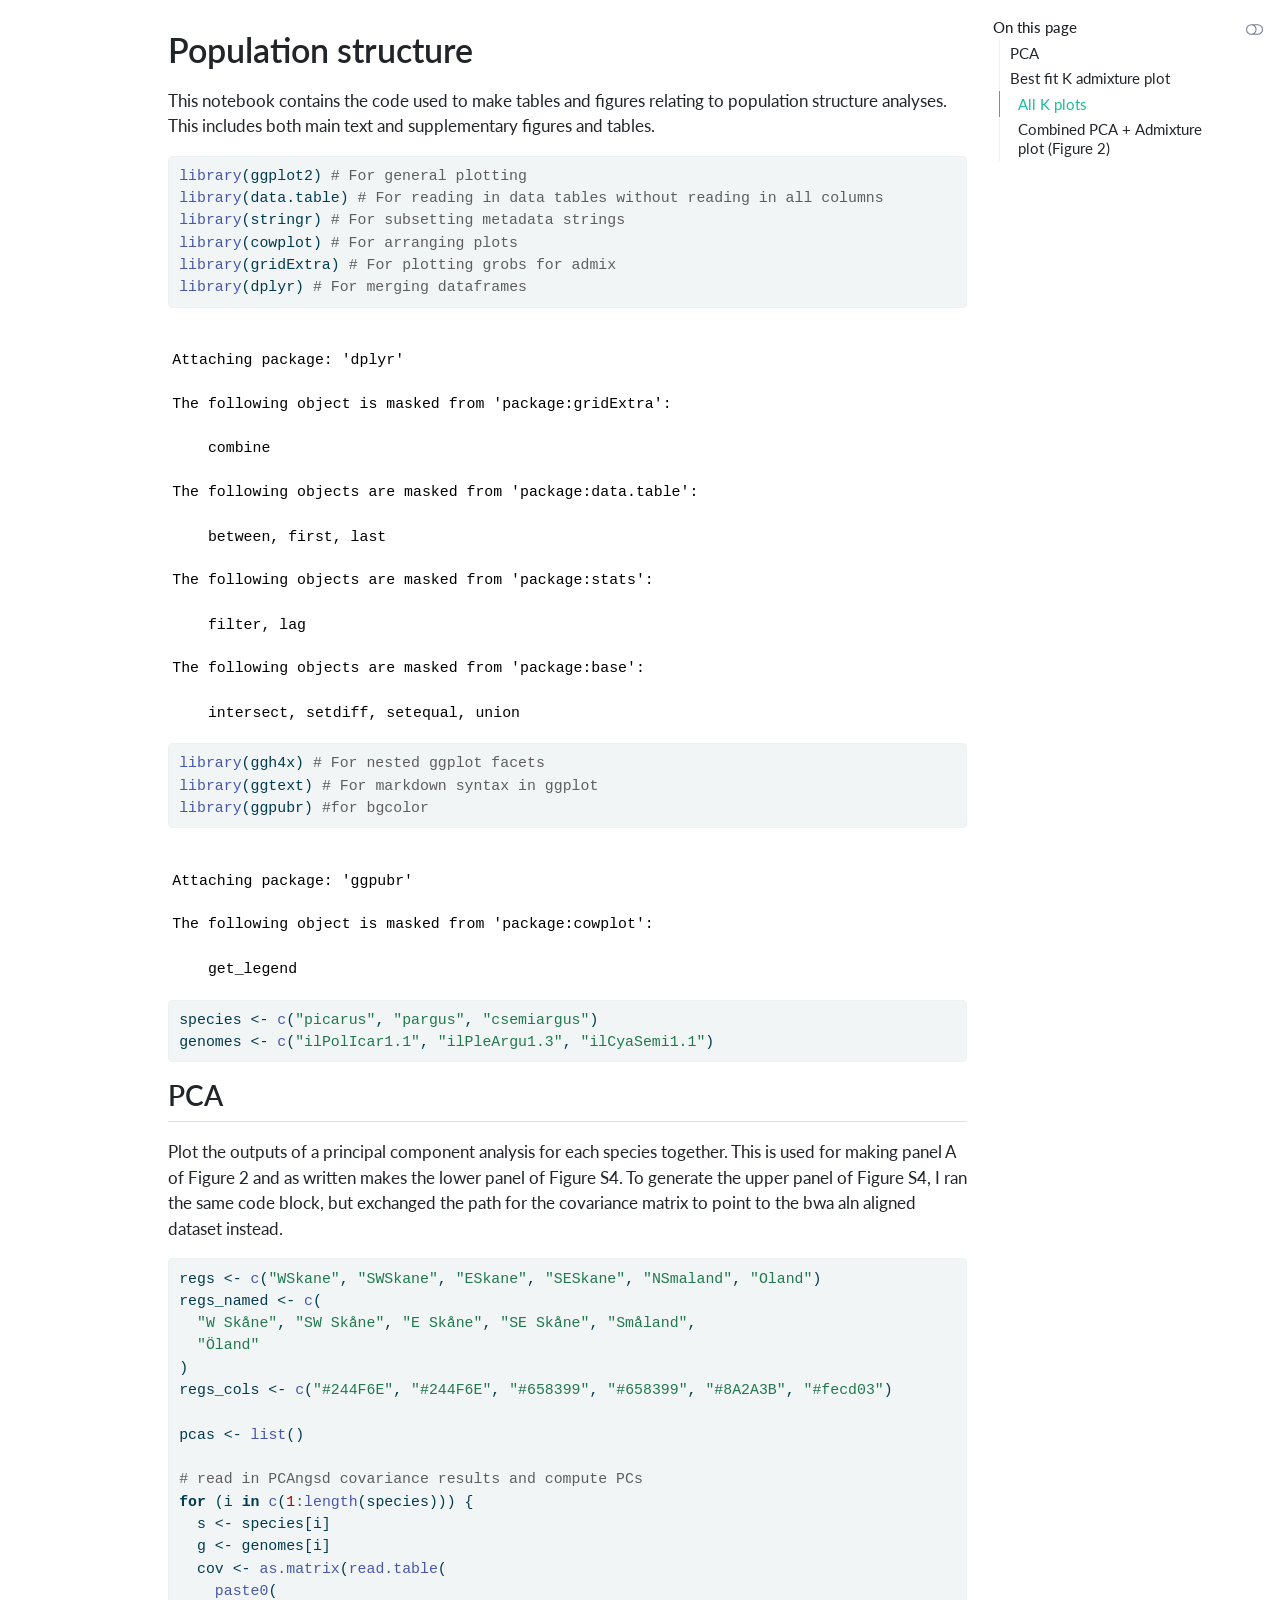
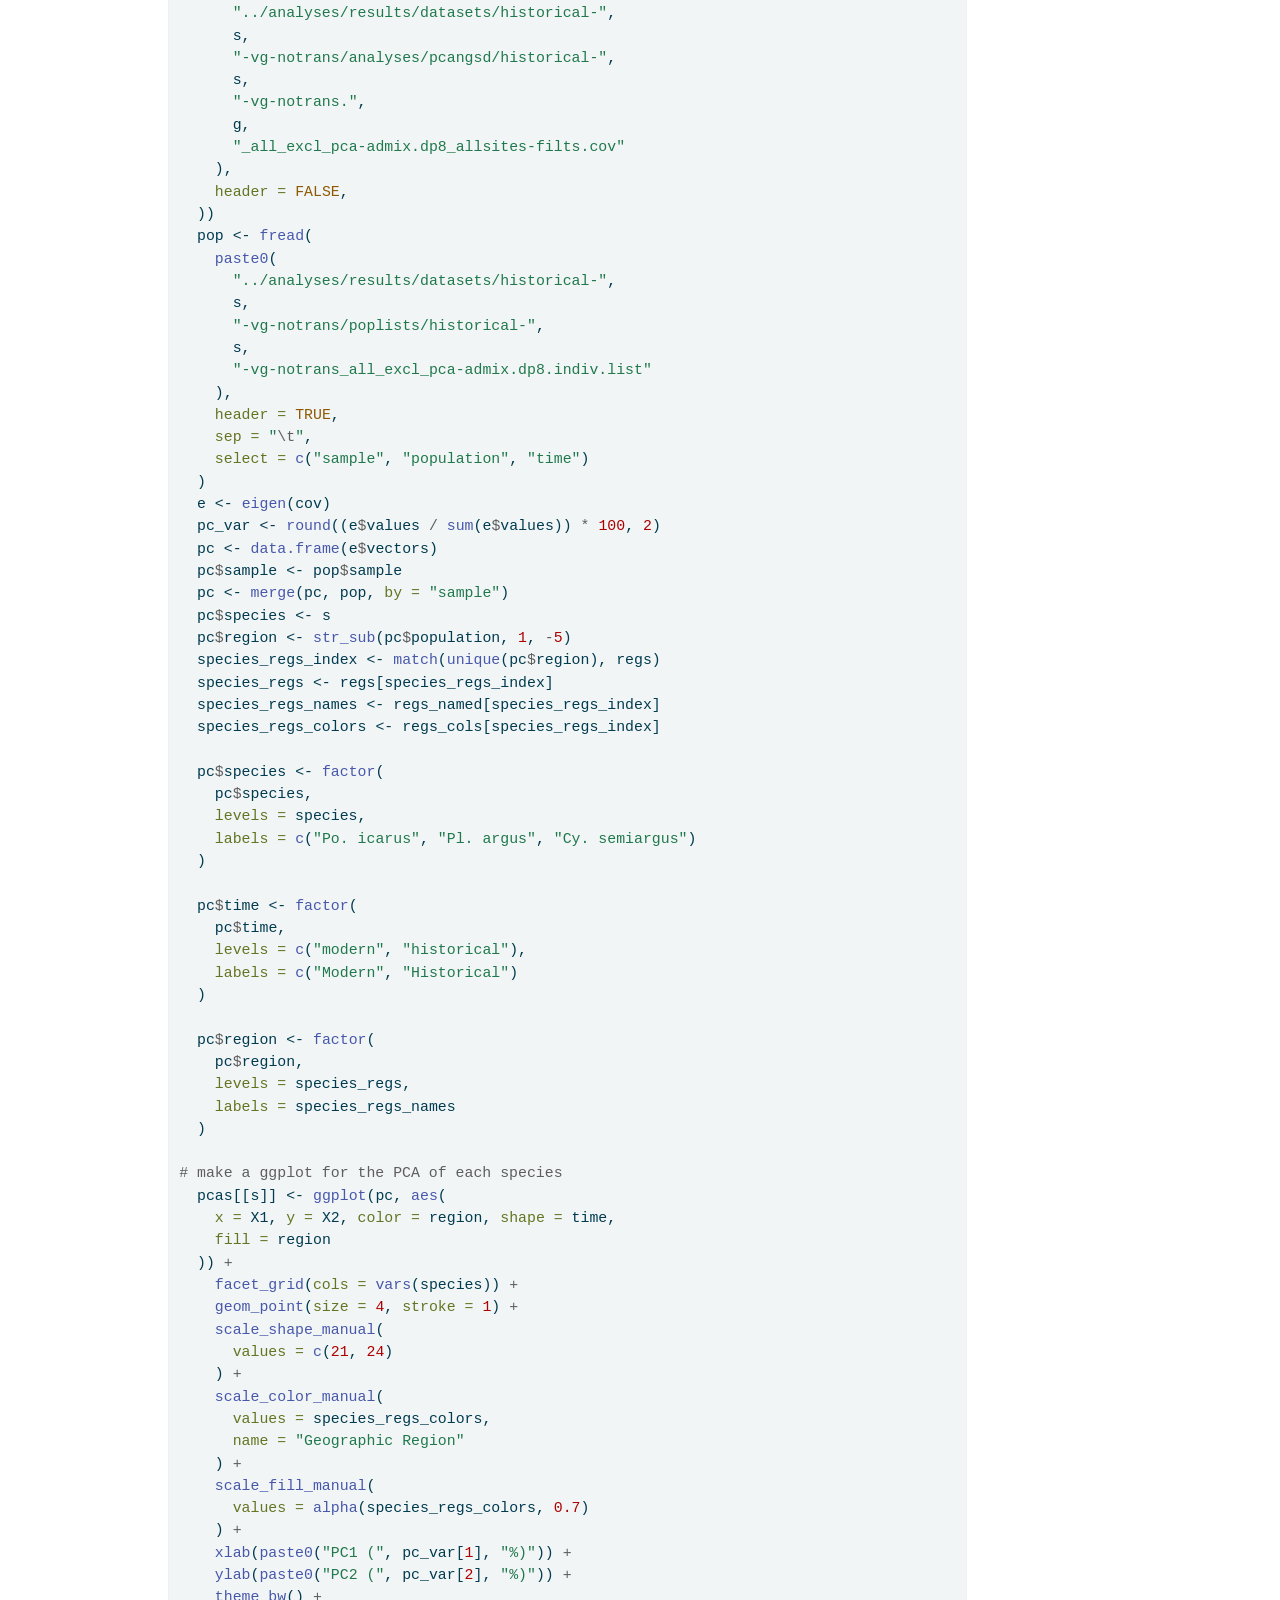
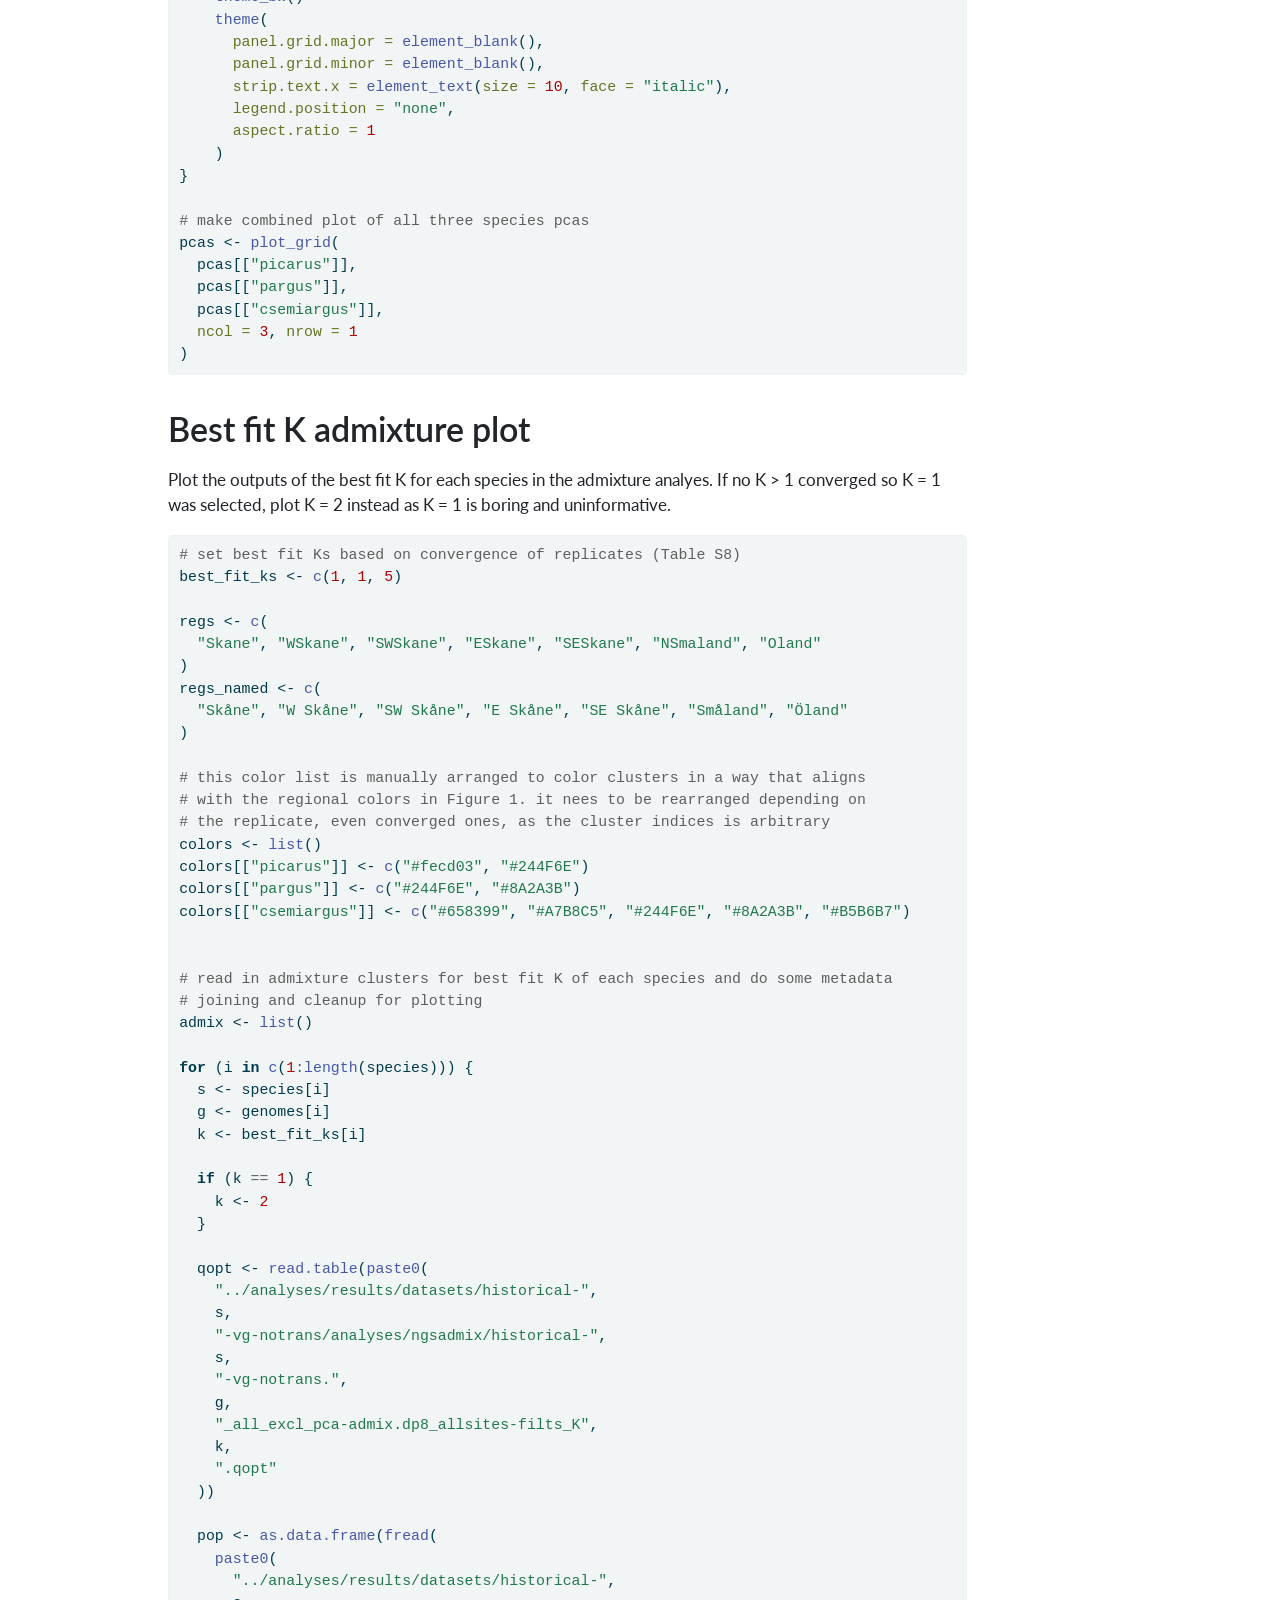
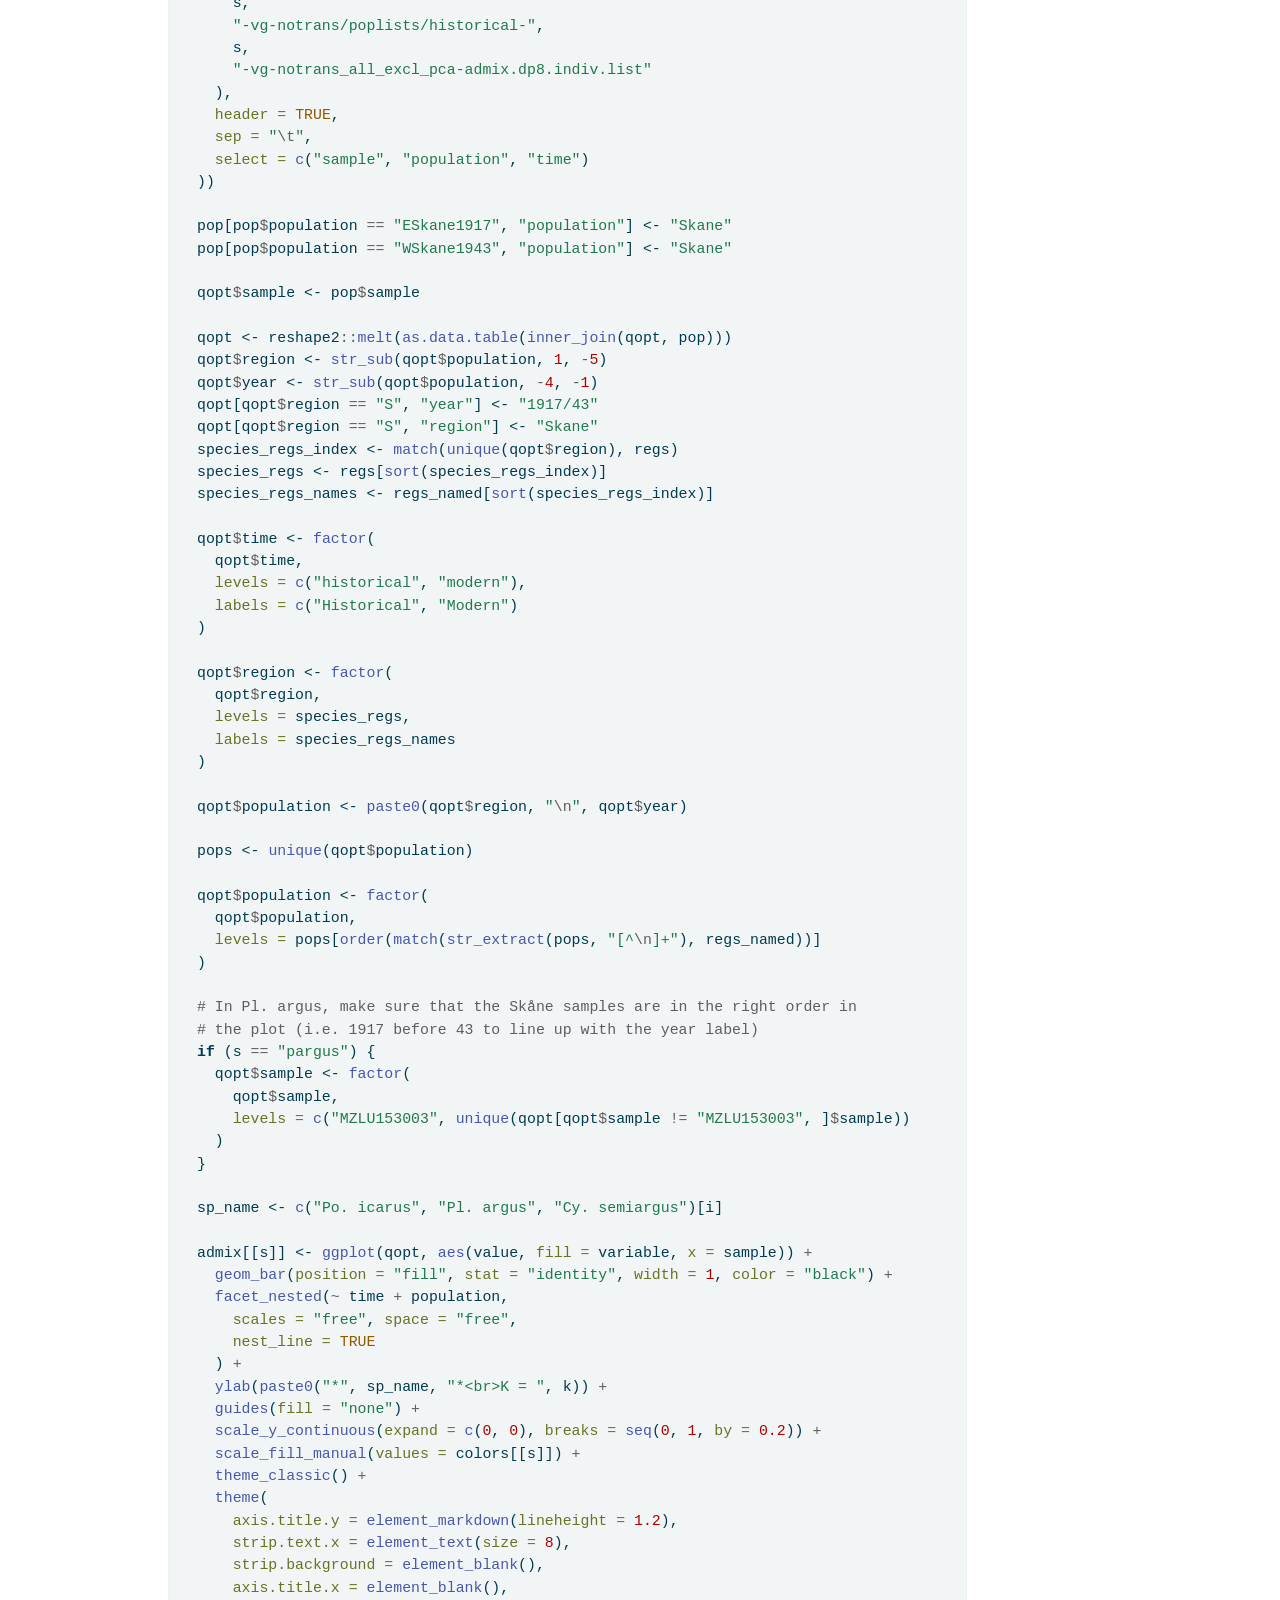
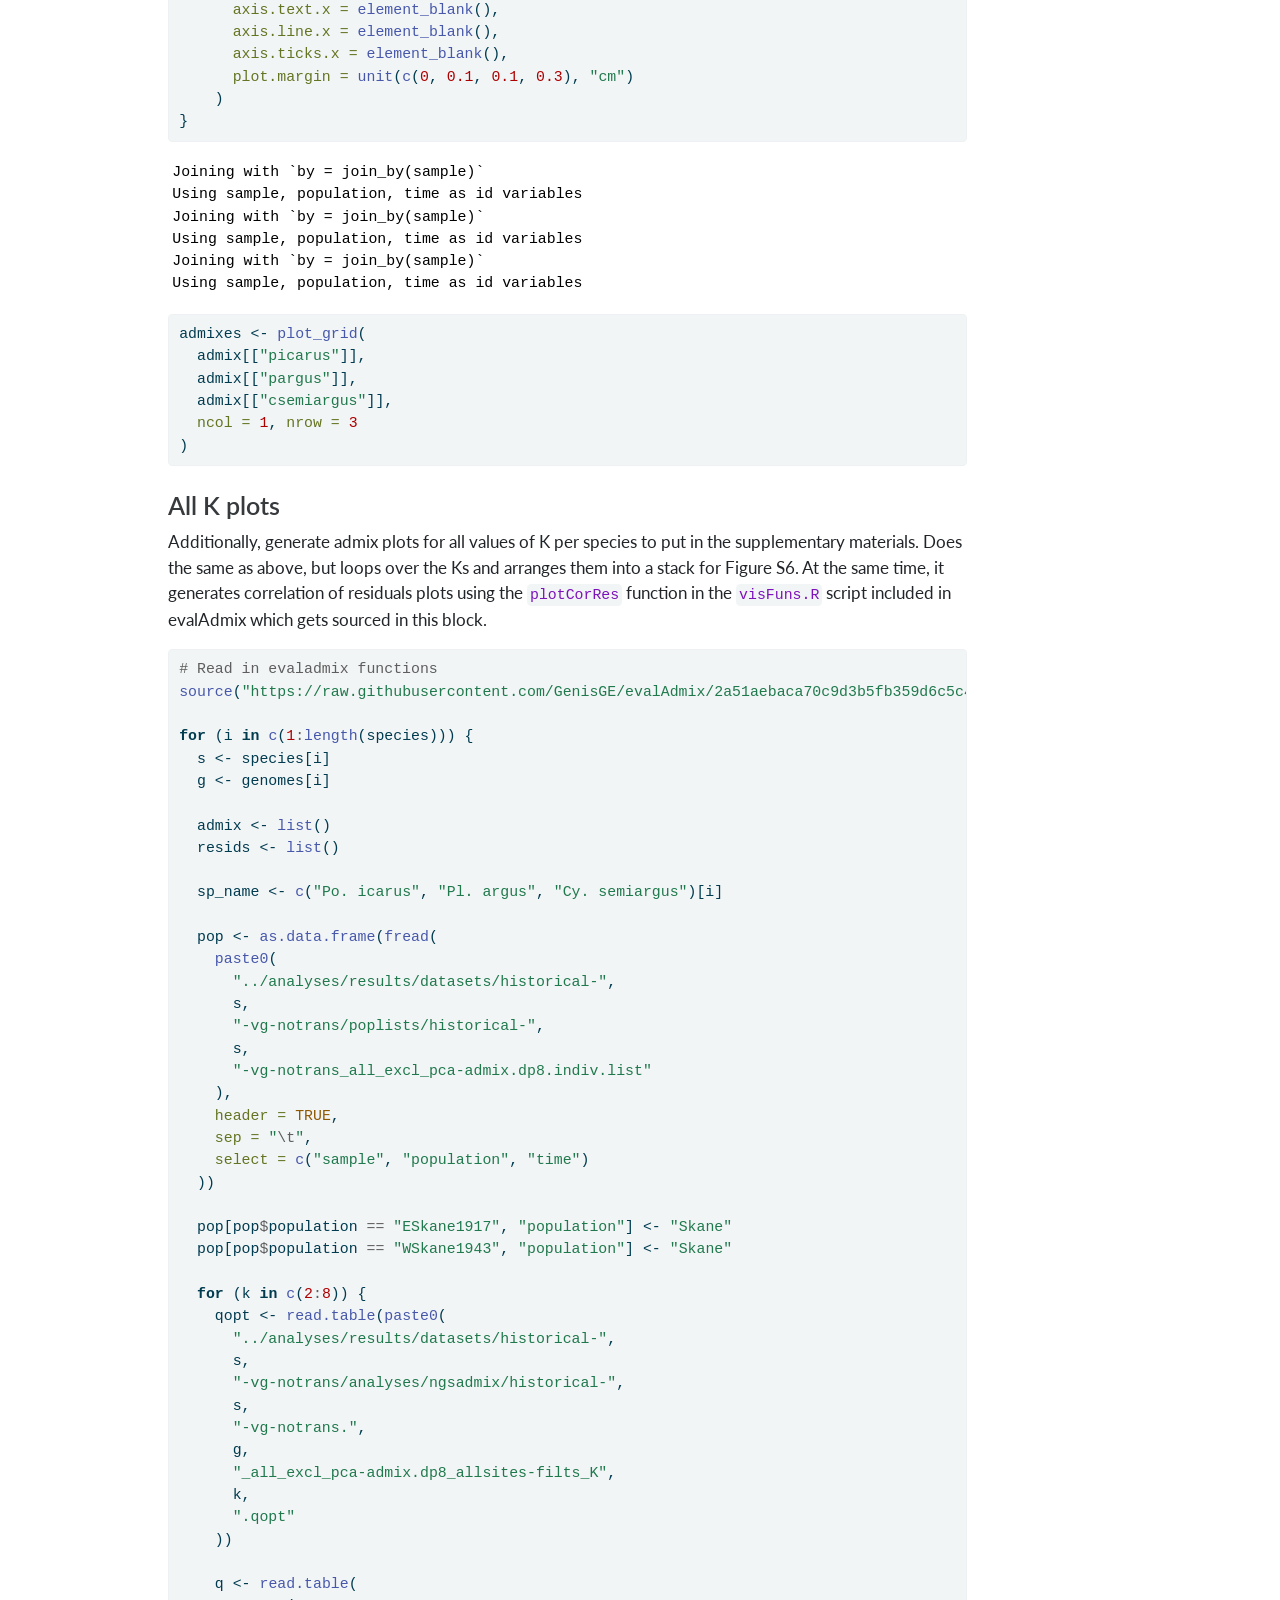
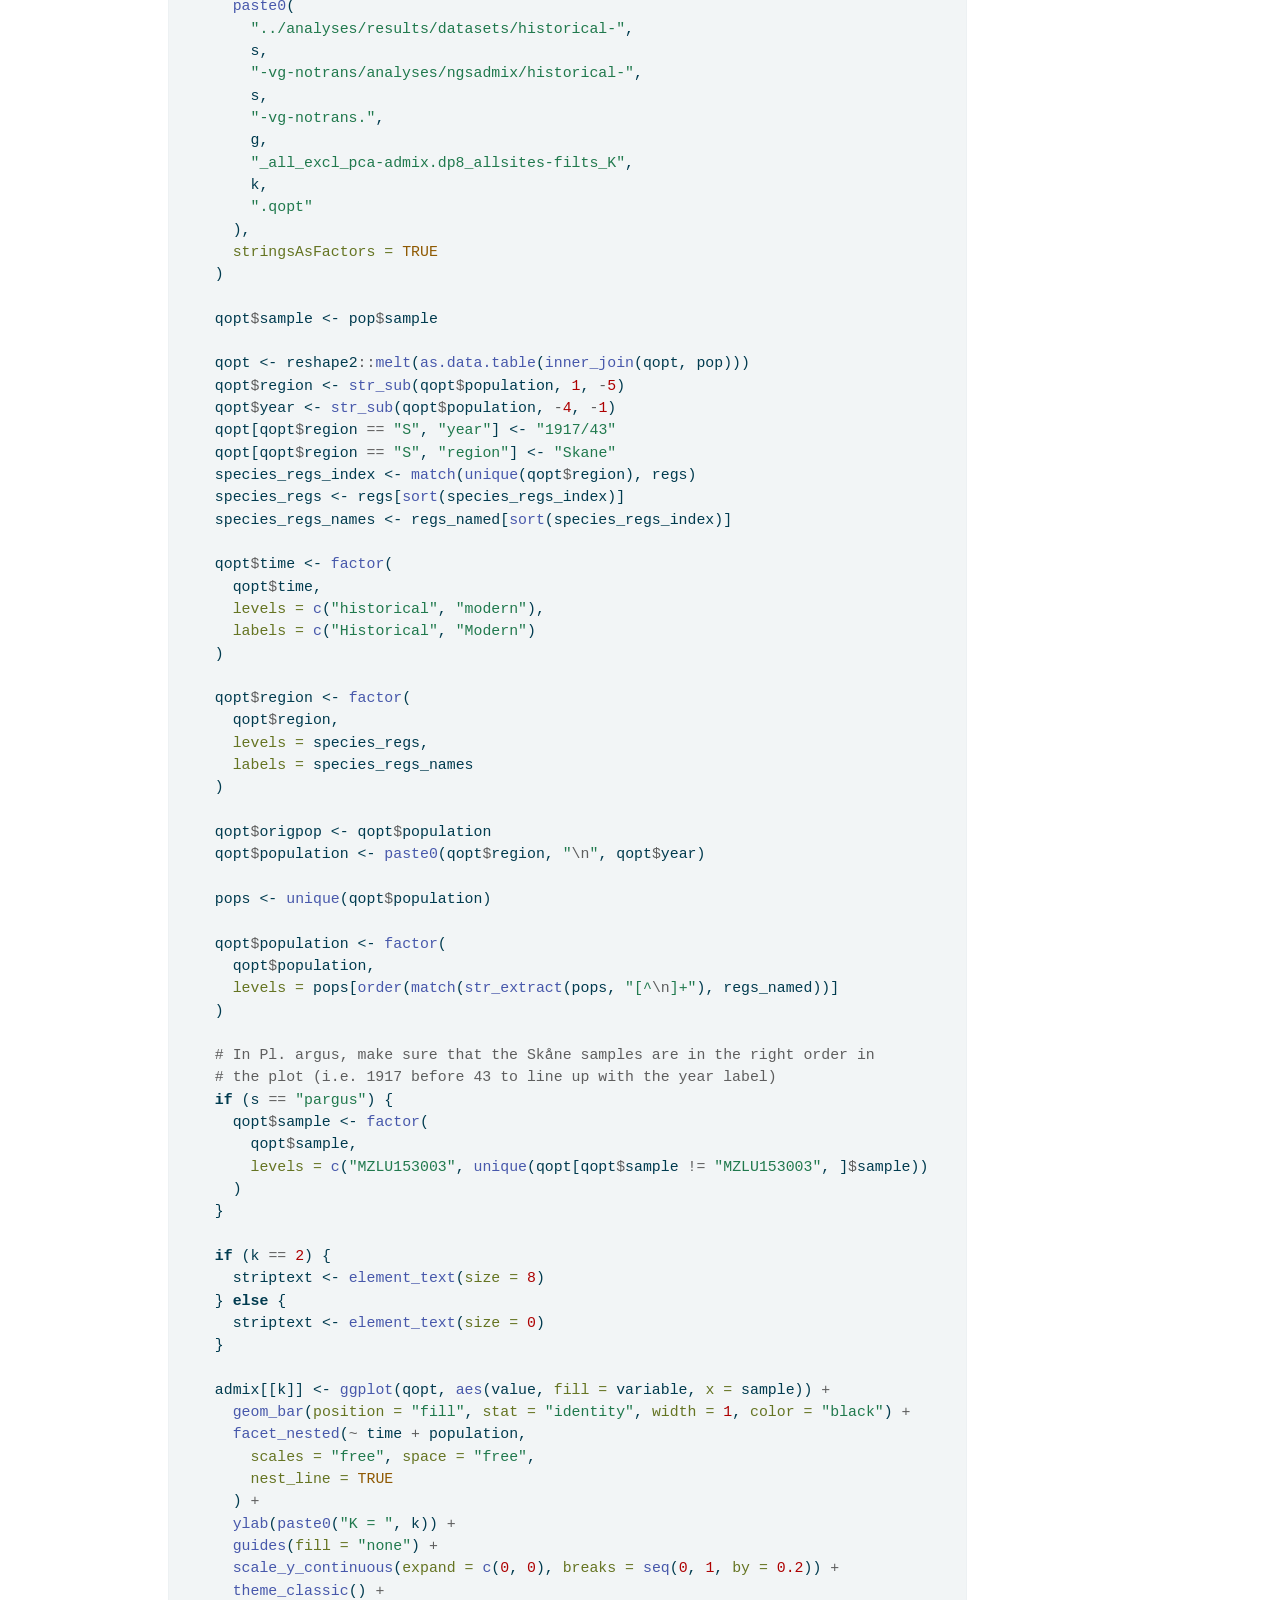
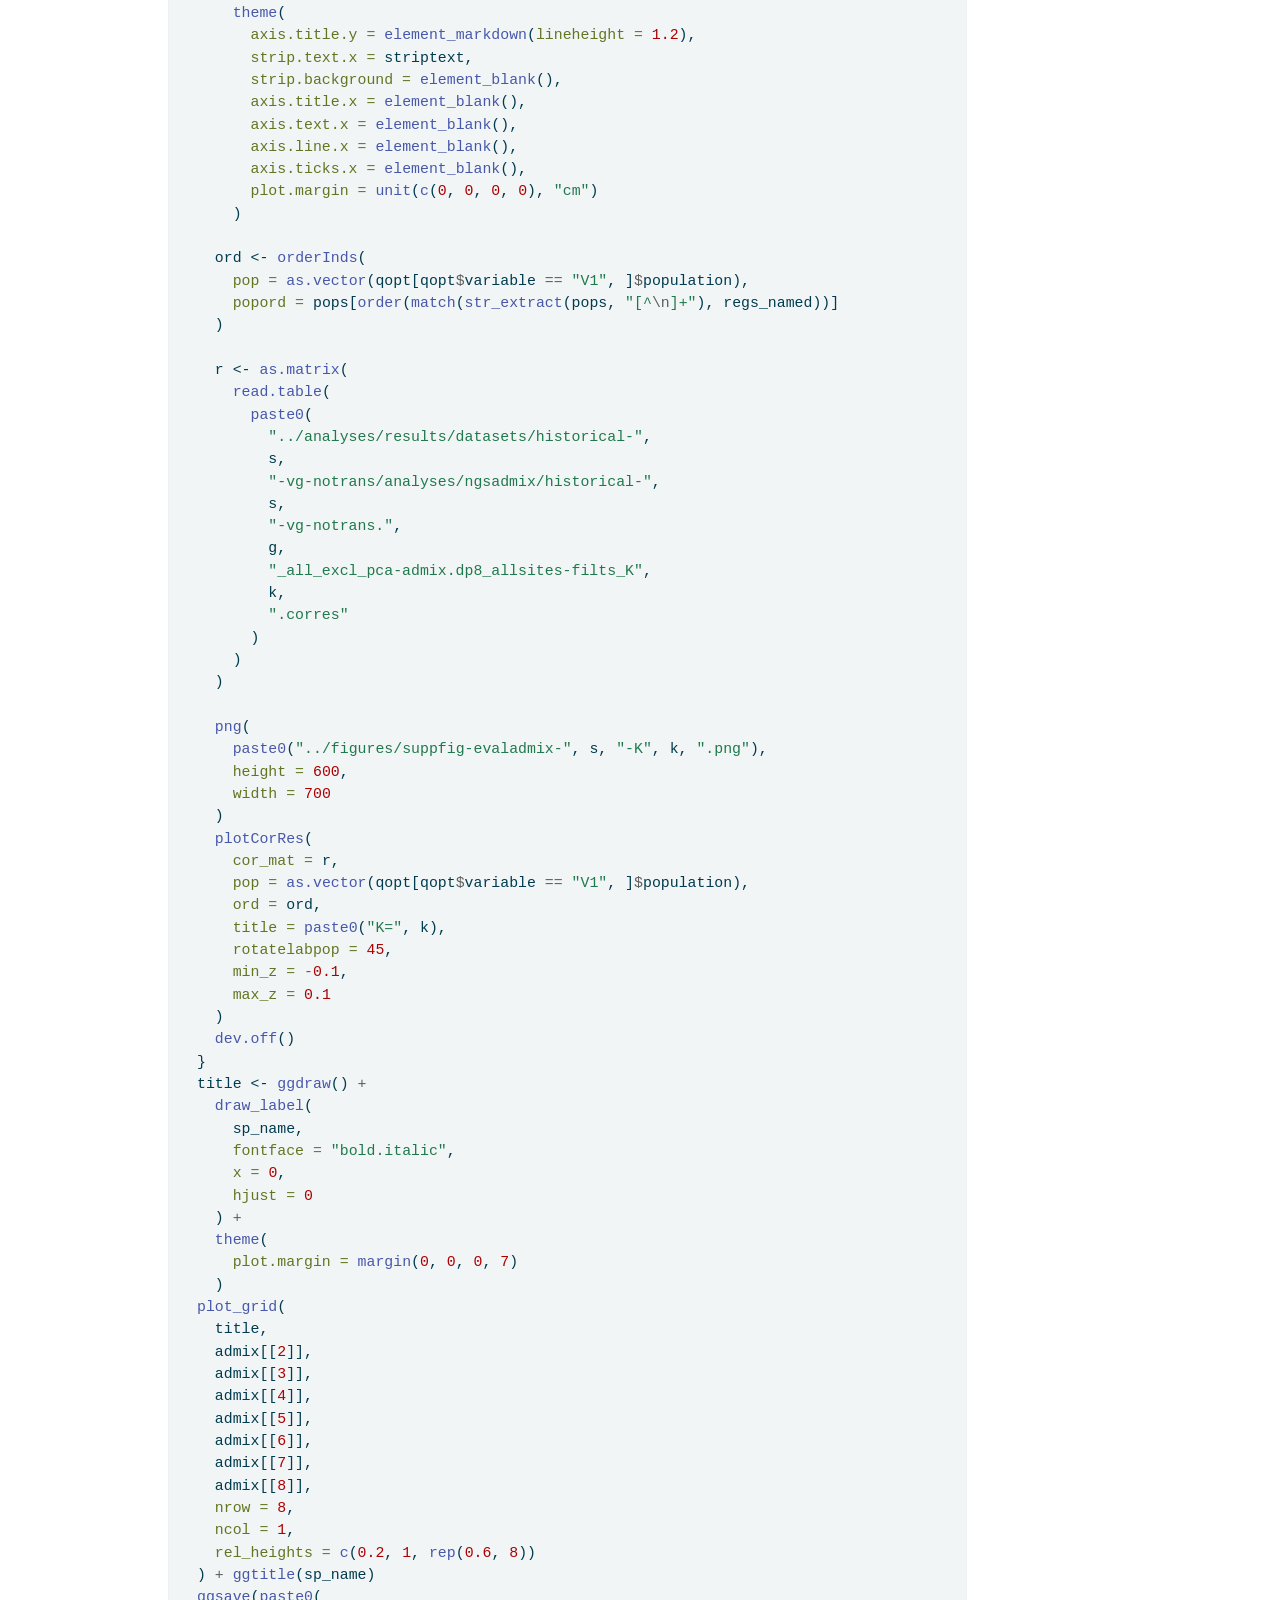
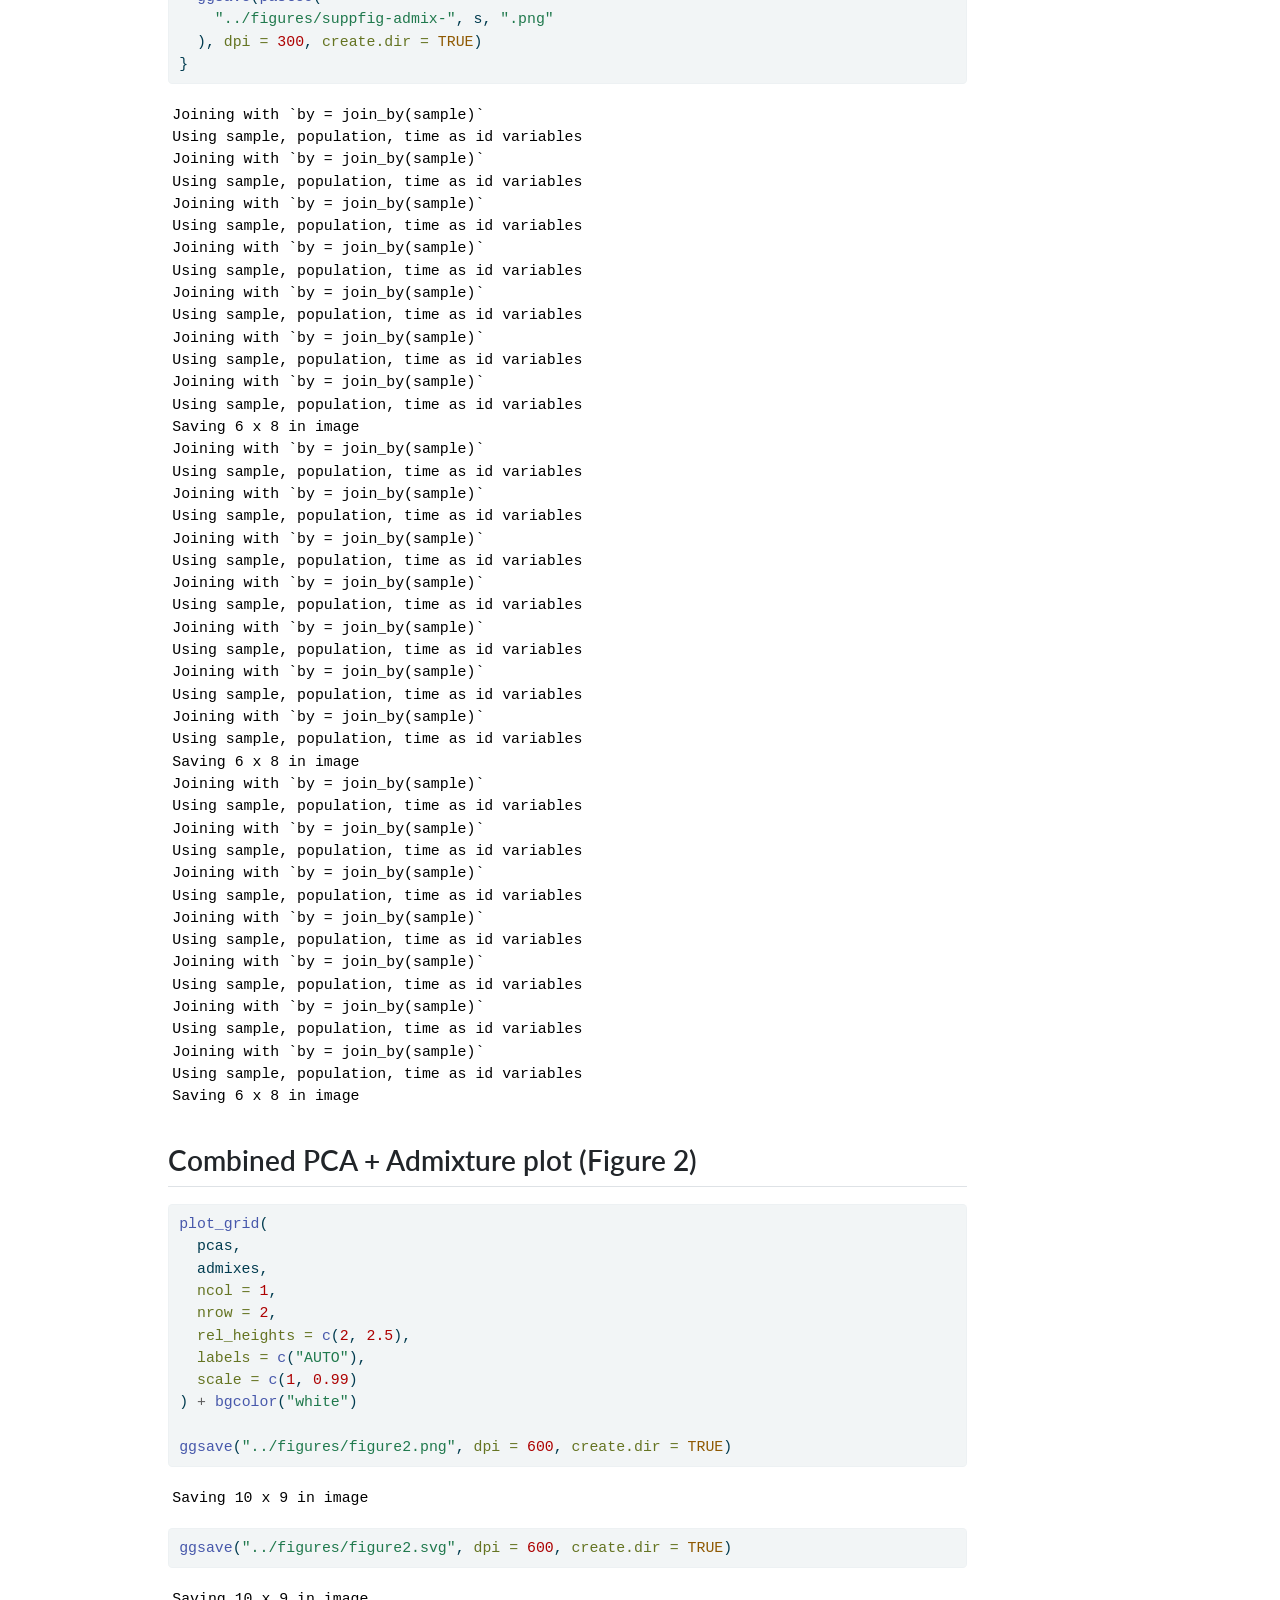
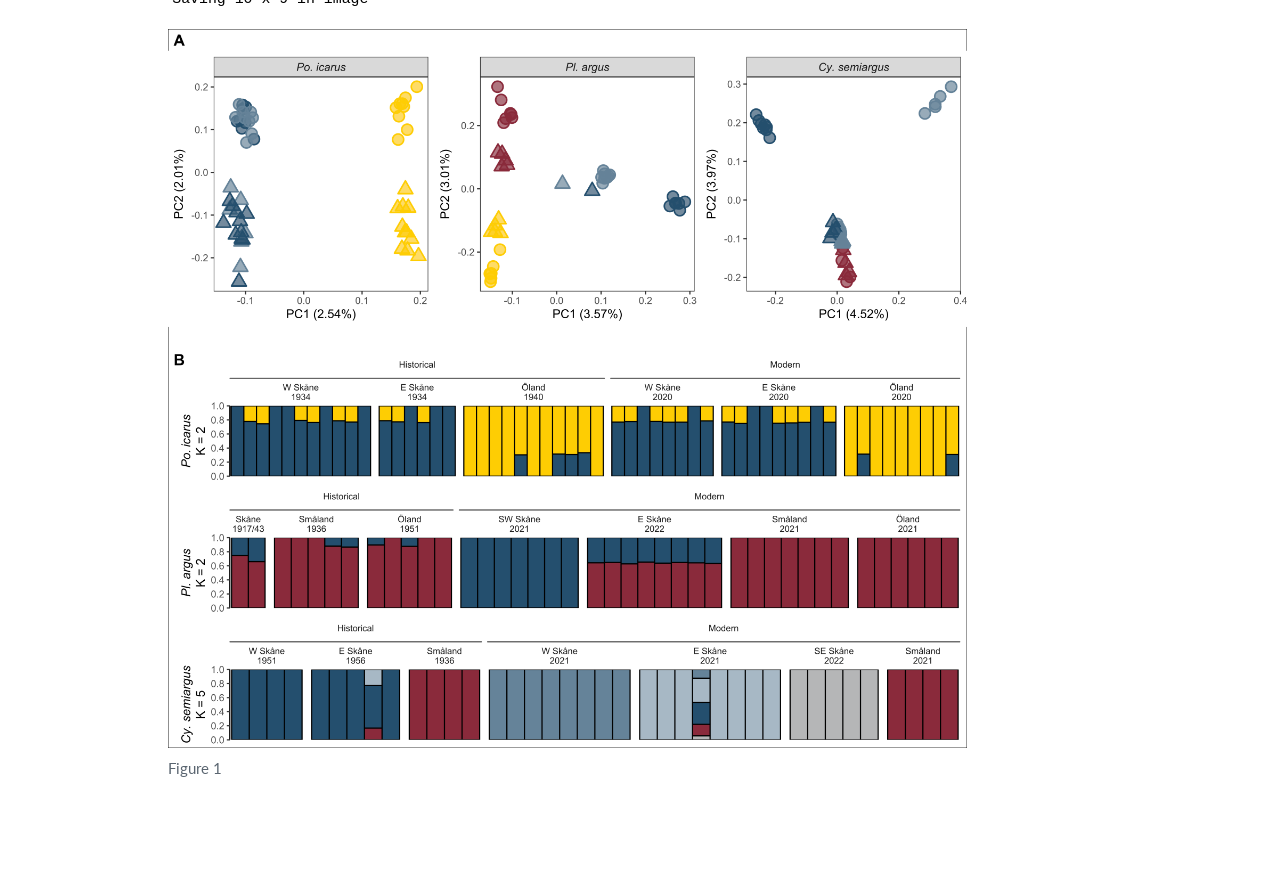
<file: docs/notebooks/03_population_structure.html>
<!DOCTYPE html>
<html xmlns="http://www.w3.org/1999/xhtml" lang="en" xml:lang="en"><head>

<meta charset="utf-8">
<meta name="generator" content="quarto-1.9.38">

<meta name="viewport" content="width=device-width, initial-scale=1.0, user-scalable=yes">


<title>Population structure</title>
<style>
/* Default styles provided by pandoc.
** See https://pandoc.org/MANUAL.html#variables-for-html for config info.
*/
code{white-space: pre-wrap;}
span.smallcaps{font-variant: small-caps;}
div.columns{display: flex; gap: min(4vw, 1.5em);}
div.column{flex: auto; overflow-x: auto;}
div.hanging-indent{margin-left: 1.5em; text-indent: -1.5em;}
ul.task-list{list-style: none;}
ul.task-list li input[type="checkbox"] {
  width: 0.8em;
  margin: 0 0.8em 0.2em -1em; /* quarto-specific, see https://github.com/quarto-dev/quarto-cli/issues/4556 */ 
  vertical-align: middle;
}
/* CSS for syntax highlighting */
html { -webkit-text-size-adjust: 100%; }
pre > code.sourceCode { white-space: pre; position: relative; }
pre > code.sourceCode > span { display: inline-block; line-height: 1.25; }
pre > code.sourceCode > span:empty { height: 1.2em; }
.sourceCode { overflow: visible; }
code.sourceCode > span { color: inherit; text-decoration: inherit; }
div.sourceCode { margin: 1em 0; }
pre.sourceCode { margin: 0; }
@media screen {
div.sourceCode { overflow: auto; }
}
@media print {
pre > code.sourceCode { white-space: pre-wrap; }
pre > code.sourceCode > span { text-indent: -5em; padding-left: 5em; }
}
pre.numberSource code
  { counter-reset: source-line 0; }
pre.numberSource code > span
  { position: relative; left: -4em; counter-increment: source-line; }
pre.numberSource code > span > a:first-child::before
  { content: counter(source-line);
    position: relative; left: -1em; text-align: right; vertical-align: baseline;
    border: none; display: inline-block;
    -webkit-touch-callout: none; -webkit-user-select: none;
    -khtml-user-select: none; -moz-user-select: none;
    -ms-user-select: none; user-select: none;
    padding: 0 4px; width: 4em;
  }
pre.numberSource { margin-left: 3em;  padding-left: 4px; }
div.sourceCode
  {   }
@media screen {
pre > code.sourceCode > span > a:first-child::before { text-decoration: underline; }
}
</style>


<script src="../site_libs/quarto-nav/quarto-nav.js"></script>
<script src="../site_libs/clipboard/clipboard.min.js"></script>
<script src="../site_libs/quarto-search/autocomplete.umd.js"></script>
<script src="../site_libs/quarto-search/fuse.min.js"></script>
<script src="../site_libs/quarto-search/quarto-search.js"></script>
<meta name="quarto:offset" content="../">
<script src="../site_libs/quarto-html/quarto.js" type="module"></script>
<script src="../site_libs/quarto-html/tabsets/tabsets.js" type="module"></script>
<script src="../site_libs/quarto-html/popper.min.js"></script>
<script src="../site_libs/quarto-html/tippy.umd.min.js"></script>
<script src="../site_libs/quarto-html/anchor.min.js"></script>
<link href="../site_libs/quarto-html/tippy.css" rel="stylesheet">
<link href="../site_libs/quarto-html/quarto-syntax-highlighting-15634bcf2e68342d4ad2dfa704d543f6.css" rel="stylesheet" class="quarto-color-scheme" id="quarto-text-highlighting-styles">
<link href="../site_libs/quarto-html/quarto-syntax-highlighting-dark-0a6b7249c26820e032cb0bd839ff02b1.css" rel="stylesheet" class="quarto-color-scheme quarto-color-alternate" id="quarto-text-highlighting-styles">
<link href="../site_libs/quarto-html/quarto-syntax-highlighting-15634bcf2e68342d4ad2dfa704d543f6.css" rel="stylesheet" class="quarto-color-scheme-extra" id="quarto-text-highlighting-styles">
<script src="../site_libs/bootstrap/bootstrap.min.js"></script>
<link href="../site_libs/bootstrap/bootstrap-icons.css" rel="stylesheet">
<link href="../site_libs/bootstrap/bootstrap-6033a600180109c3731f6a886c29932c.min.css" rel="stylesheet" append-hash="true" class="quarto-color-scheme" id="quarto-bootstrap" data-mode="light">
<link href="../site_libs/bootstrap/bootstrap-dark-5685cd926c25366c96d9f1407e584118.min.css" rel="stylesheet" append-hash="true" class="quarto-color-scheme quarto-color-alternate" id="quarto-bootstrap" data-mode="dark">
<link href="../site_libs/bootstrap/bootstrap-6033a600180109c3731f6a886c29932c.min.css" rel="stylesheet" append-hash="true" class="quarto-color-scheme-extra" id="quarto-bootstrap" data-mode="light">
<script id="quarto-search-options" type="application/json">{
  "location": "sidebar",
  "copy-button": false,
  "collapse-after": 3,
  "panel-placement": "start",
  "type": "textbox",
  "limit": 50,
  "keyboard-shortcut": [
    "f",
    "/",
    "s"
  ],
  "show-item-context": false,
  "language": {
    "search-no-results-text": "No results",
    "search-matching-documents-text": "matching documents",
    "search-copy-link-title": "Copy link to search",
    "search-hide-matches-text": "Hide additional matches",
    "search-more-match-text": "more match in this document",
    "search-more-matches-text": "more matches in this document",
    "search-clear-button-title": "Clear",
    "search-text-placeholder": "",
    "search-detached-cancel-button-title": "Cancel",
    "search-submit-button-title": "Submit",
    "search-label": "Search"
  }
}</script>


</head>

<body class="quarto-light"><script id="quarto-html-before-body" type="application/javascript">
    const toggleBodyColorMode = (bsSheetEl) => {
      const mode = bsSheetEl.getAttribute("data-mode");
      const bodyEl = window.document.querySelector("body");
      if (mode === "dark") {
        bodyEl.classList.add("quarto-dark");
        bodyEl.classList.remove("quarto-light");
      } else {
        bodyEl.classList.add("quarto-light");
        bodyEl.classList.remove("quarto-dark");
      }
    }
    const toggleBodyColorPrimary = () => {
      const bsSheetEl = window.document.querySelector("link#quarto-bootstrap:not([rel=disabled-stylesheet])");
      if (bsSheetEl) {
        toggleBodyColorMode(bsSheetEl);
      }
    }
    const setColorSchemeToggle = (alternate) => {
      const toggles = window.document.querySelectorAll('.quarto-color-scheme-toggle');
      for (let i=0; i < toggles.length; i++) {
        const toggle = toggles[i];
        if (toggle) {
          if (alternate) {
            toggle.classList.add("alternate");
          } else {
            toggle.classList.remove("alternate");
          }
        }
      }
    };
    const toggleColorMode = (alternate) => {
      // Switch the stylesheets
      const primaryStylesheets = window.document.querySelectorAll('link.quarto-color-scheme:not(.quarto-color-alternate)');
      const alternateStylesheets = window.document.querySelectorAll('link.quarto-color-scheme.quarto-color-alternate');
      manageTransitions('#quarto-margin-sidebar .nav-link', false);
      if (alternate) {
        // note: dark is layered on light, we don't disable primary!
        enableStylesheet(alternateStylesheets);
        for (const sheetNode of alternateStylesheets) {
          if (sheetNode.id === "quarto-bootstrap") {
            toggleBodyColorMode(sheetNode);
          }
        }
      } else {
        disableStylesheet(alternateStylesheets);
        enableStylesheet(primaryStylesheets)
        toggleBodyColorPrimary();
      }
      manageTransitions('#quarto-margin-sidebar .nav-link', true);
      // Switch the toggles
      setColorSchemeToggle(alternate)
      // Hack to workaround the fact that safari doesn't
      // properly recolor the scrollbar when toggling (#1455)
      if (navigator.userAgent.indexOf('Safari') > 0 && navigator.userAgent.indexOf('Chrome') == -1) {
        manageTransitions("body", false);
        window.scrollTo(0, 1);
        setTimeout(() => {
          window.scrollTo(0, 0);
          manageTransitions("body", true);
        }, 40);
      }
    }
    const disableStylesheet = (stylesheets) => {
      for (let i=0; i < stylesheets.length; i++) {
        const stylesheet = stylesheets[i];
        stylesheet.rel = 'disabled-stylesheet';
      }
    }
    const enableStylesheet = (stylesheets) => {
      for (let i=0; i < stylesheets.length; i++) {
        const stylesheet = stylesheets[i];
        if(stylesheet.rel !== 'stylesheet') { // for Chrome, which will still FOUC without this check
          stylesheet.rel = 'stylesheet';
        }
      }
    }
    const manageTransitions = (selector, allowTransitions) => {
      const els = window.document.querySelectorAll(selector);
      for (let i=0; i < els.length; i++) {
        const el = els[i];
        if (allowTransitions) {
          el.classList.remove('notransition');
        } else {
          el.classList.add('notransition');
        }
      }
    }
    const isFileUrl = () => {
      return window.location.protocol === 'file:';
    }
    const hasAlternateSentinel = () => {
      let styleSentinel = getColorSchemeSentinel();
      if (styleSentinel !== null) {
        return styleSentinel === "alternate";
      } else {
        return false;
      }
    }
    const setStyleSentinel = (alternate) => {
      const value = alternate ? "alternate" : "default";
      if (!isFileUrl()) {
        window.localStorage.setItem("quarto-color-scheme", value);
      } else {
        localAlternateSentinel = value;
      }
    }
    const getColorSchemeSentinel = () => {
      if (!isFileUrl()) {
        const storageValue = window.localStorage.getItem("quarto-color-scheme");
        return storageValue != null ? storageValue : localAlternateSentinel;
      } else {
        return localAlternateSentinel;
      }
    }
    const toggleGiscusIfUsed = (isAlternate, darkModeDefault) => {
      const baseTheme = document.querySelector('#giscus-base-theme')?.value ?? 'light';
      const alternateTheme = document.querySelector('#giscus-alt-theme')?.value ?? 'dark';
      let newTheme = '';
      if(authorPrefersDark) {
        newTheme = isAlternate ? baseTheme : alternateTheme;
      } else {
        newTheme = isAlternate ? alternateTheme : baseTheme;
      }
      const changeGiscusTheme = () => {
        // From: https://github.com/giscus/giscus/issues/336
        const sendMessage = (message) => {
          const iframe = document.querySelector('iframe.giscus-frame');
          if (!iframe) return;
          iframe.contentWindow.postMessage({ giscus: message }, 'https://giscus.app');
        }
        sendMessage({
          setConfig: {
            theme: newTheme
          }
        });
      }
      const isGiscussLoaded = window.document.querySelector('iframe.giscus-frame') !== null;
      if (isGiscussLoaded) {
        changeGiscusTheme();
      }
    };
    const authorPrefersDark = false;
    const queryPrefersDark = window.matchMedia('(prefers-color-scheme: dark)');
    const darkModeDefault = queryPrefersDark.matches;
      document.querySelector('link#quarto-text-highlighting-styles.quarto-color-scheme-extra').rel = 'disabled-stylesheet';
      document.querySelector('link#quarto-bootstrap.quarto-color-scheme-extra').rel = 'disabled-stylesheet';
    let localAlternateSentinel = darkModeDefault ? 'alternate' : 'default';
    // Dark / light mode switch
    window.quartoToggleColorScheme = () => {
      // Read the current dark / light value
      let toAlternate = !hasAlternateSentinel();
      toggleColorMode(toAlternate);
      setStyleSentinel(toAlternate);
      toggleGiscusIfUsed(toAlternate, darkModeDefault);
      window.dispatchEvent(new Event('resize'));
    };
    queryPrefersDark.addEventListener("change", e => {
      if(window.localStorage.getItem("quarto-color-scheme") !== null)
        return;
      const alternate = e.matches
      toggleColorMode(alternate);
      localAlternateSentinel = e.matches ? 'alternate' : 'default'; // this is used alongside local storage!
      toggleGiscusIfUsed(alternate, darkModeDefault);
    });
    // Switch to dark mode if need be
    if (hasAlternateSentinel()) {
      toggleColorMode(true);
    } else {
      toggleColorMode(false);
    }
  </script>

<div id="quarto-search-results"></div>
<!-- content -->
<div id="quarto-content" class="quarto-container page-columns page-rows-contents page-layout-article">
<!-- sidebar -->
<!-- margin-sidebar -->
    <div id="quarto-margin-sidebar" class="sidebar margin-sidebar">
        <nav id="TOC" role="doc-toc" class="toc-active">
    <h2 id="toc-title">On this page</h2>
   
  <ul>
  <li><a href="#pca" id="toc-pca" class="nav-link active" data-scroll-target="#pca">PCA</a></li>
  <li><a href="#best-fit-k-admixture-plot" id="toc-best-fit-k-admixture-plot" class="nav-link" data-scroll-target="#best-fit-k-admixture-plot">Best fit K admixture plot</a>
  <ul class="collapse">
  <li><a href="#all-k-plots" id="toc-all-k-plots" class="nav-link" data-scroll-target="#all-k-plots">All K plots</a></li>
  <li><a href="#combined-pca-admixture-plot-figure-2" id="toc-combined-pca-admixture-plot-figure-2" class="nav-link" data-scroll-target="#combined-pca-admixture-plot-figure-2">Combined PCA + Admixture plot (Figure 2)</a></li>
  </ul></li>
  </ul>
</nav>
    </div>
<!-- main -->
<main class="content" id="quarto-document-content">


<header id="title-block-header" class="quarto-title-block default">
<div class="quarto-title">
<h1 class="title">Population structure</h1>
</div>



<div class="quarto-title-meta">

    
  
    
  </div>
  


</header>


<p>This notebook contains the code used to make tables and figures relating to population structure analyses. This includes both main text and supplementary figures and tables.</p>
<div class="cell">
<div class="code-copy-outer-scaffold"><div class="sourceCode cell-code" id="cb1"><pre class="sourceCode r code-with-copy"><code class="sourceCode r"><span id="cb1-1"><a href="#cb1-1" aria-hidden="true" tabindex="-1"></a><span class="fu">library</span>(ggplot2) <span class="co"># For general plotting</span></span>
<span id="cb1-2"><a href="#cb1-2" aria-hidden="true" tabindex="-1"></a><span class="fu">library</span>(data.table) <span class="co"># For reading in data tables without reading in all columns</span></span>
<span id="cb1-3"><a href="#cb1-3" aria-hidden="true" tabindex="-1"></a><span class="fu">library</span>(stringr) <span class="co"># For subsetting metadata strings</span></span>
<span id="cb1-4"><a href="#cb1-4" aria-hidden="true" tabindex="-1"></a><span class="fu">library</span>(cowplot) <span class="co"># For arranging plots</span></span>
<span id="cb1-5"><a href="#cb1-5" aria-hidden="true" tabindex="-1"></a><span class="fu">library</span>(gridExtra) <span class="co"># For plotting grobs for admix</span></span>
<span id="cb1-6"><a href="#cb1-6" aria-hidden="true" tabindex="-1"></a><span class="fu">library</span>(dplyr) <span class="co"># For merging dataframes</span></span></code></pre></div><button title="Copy to Clipboard" class="code-copy-button"><i class="bi"></i></button></div>
<div class="cell-output cell-output-stderr">
<pre><code>
Attaching package: 'dplyr'</code></pre>
</div>
<div class="cell-output cell-output-stderr">
<pre><code>The following object is masked from 'package:gridExtra':

    combine</code></pre>
</div>
<div class="cell-output cell-output-stderr">
<pre><code>The following objects are masked from 'package:data.table':

    between, first, last</code></pre>
</div>
<div class="cell-output cell-output-stderr">
<pre><code>The following objects are masked from 'package:stats':

    filter, lag</code></pre>
</div>
<div class="cell-output cell-output-stderr">
<pre><code>The following objects are masked from 'package:base':

    intersect, setdiff, setequal, union</code></pre>
</div>
<div class="code-copy-outer-scaffold"><div class="sourceCode cell-code" id="cb7"><pre class="sourceCode r code-with-copy"><code class="sourceCode r"><span id="cb7-1"><a href="#cb7-1" aria-hidden="true" tabindex="-1"></a><span class="fu">library</span>(ggh4x) <span class="co"># For nested ggplot facets</span></span>
<span id="cb7-2"><a href="#cb7-2" aria-hidden="true" tabindex="-1"></a><span class="fu">library</span>(ggtext) <span class="co"># For markdown syntax in ggplot</span></span>
<span id="cb7-3"><a href="#cb7-3" aria-hidden="true" tabindex="-1"></a><span class="fu">library</span>(ggpubr) <span class="co">#for bgcolor</span></span></code></pre></div><button title="Copy to Clipboard" class="code-copy-button"><i class="bi"></i></button></div>
<div class="cell-output cell-output-stderr">
<pre><code>
Attaching package: 'ggpubr'</code></pre>
</div>
<div class="cell-output cell-output-stderr">
<pre><code>The following object is masked from 'package:cowplot':

    get_legend</code></pre>
</div>
<div class="code-copy-outer-scaffold"><div class="sourceCode cell-code" id="cb10"><pre class="sourceCode r code-with-copy"><code class="sourceCode r"><span id="cb10-1"><a href="#cb10-1" aria-hidden="true" tabindex="-1"></a>species <span class="ot">&lt;-</span> <span class="fu">c</span>(<span class="st">"picarus"</span>, <span class="st">"pargus"</span>, <span class="st">"csemiargus"</span>)</span>
<span id="cb10-2"><a href="#cb10-2" aria-hidden="true" tabindex="-1"></a>genomes <span class="ot">&lt;-</span> <span class="fu">c</span>(<span class="st">"ilPolIcar1.1"</span>, <span class="st">"ilPleArgu1.3"</span>, <span class="st">"ilCyaSemi1.1"</span>)</span></code></pre></div><button title="Copy to Clipboard" class="code-copy-button"><i class="bi"></i></button></div>
</div>
<section id="pca" class="level2">
<h2 class="anchored" data-anchor-id="pca">PCA</h2>
<p>Plot the outputs of a principal component analysis for each species together. This is used for making panel A of Figure 2 and as written makes the lower panel of Figure S4. To generate the upper panel of Figure S4, I ran the same code block, but exchanged the path for the covariance matrix to point to the bwa aln aligned dataset instead.</p>
<div class="cell">
<div class="code-copy-outer-scaffold"><div class="sourceCode cell-code" id="cb11"><pre class="sourceCode r code-with-copy"><code class="sourceCode r"><span id="cb11-1"><a href="#cb11-1" aria-hidden="true" tabindex="-1"></a>regs <span class="ot">&lt;-</span> <span class="fu">c</span>(<span class="st">"WSkane"</span>, <span class="st">"SWSkane"</span>, <span class="st">"ESkane"</span>, <span class="st">"SESkane"</span>, <span class="st">"NSmaland"</span>, <span class="st">"Oland"</span>)</span>
<span id="cb11-2"><a href="#cb11-2" aria-hidden="true" tabindex="-1"></a>regs_named <span class="ot">&lt;-</span> <span class="fu">c</span>(</span>
<span id="cb11-3"><a href="#cb11-3" aria-hidden="true" tabindex="-1"></a>  <span class="st">"W Skåne"</span>, <span class="st">"SW Skåne"</span>, <span class="st">"E Skåne"</span>, <span class="st">"SE Skåne"</span>, <span class="st">"Småland"</span>,</span>
<span id="cb11-4"><a href="#cb11-4" aria-hidden="true" tabindex="-1"></a>  <span class="st">"Öland"</span></span>
<span id="cb11-5"><a href="#cb11-5" aria-hidden="true" tabindex="-1"></a>)</span>
<span id="cb11-6"><a href="#cb11-6" aria-hidden="true" tabindex="-1"></a>regs_cols <span class="ot">&lt;-</span> <span class="fu">c</span>(<span class="st">"#244F6E"</span>, <span class="st">"#244F6E"</span>, <span class="st">"#658399"</span>, <span class="st">"#658399"</span>, <span class="st">"#8A2A3B"</span>, <span class="st">"#fecd03"</span>)</span>
<span id="cb11-7"><a href="#cb11-7" aria-hidden="true" tabindex="-1"></a></span>
<span id="cb11-8"><a href="#cb11-8" aria-hidden="true" tabindex="-1"></a>pcas <span class="ot">&lt;-</span> <span class="fu">list</span>()</span>
<span id="cb11-9"><a href="#cb11-9" aria-hidden="true" tabindex="-1"></a></span>
<span id="cb11-10"><a href="#cb11-10" aria-hidden="true" tabindex="-1"></a><span class="co"># read in PCAngsd covariance results and compute PCs</span></span>
<span id="cb11-11"><a href="#cb11-11" aria-hidden="true" tabindex="-1"></a><span class="cf">for</span> (i <span class="cf">in</span> <span class="fu">c</span>(<span class="dv">1</span><span class="sc">:</span><span class="fu">length</span>(species))) {</span>
<span id="cb11-12"><a href="#cb11-12" aria-hidden="true" tabindex="-1"></a>  s <span class="ot">&lt;-</span> species[i]</span>
<span id="cb11-13"><a href="#cb11-13" aria-hidden="true" tabindex="-1"></a>  g <span class="ot">&lt;-</span> genomes[i]</span>
<span id="cb11-14"><a href="#cb11-14" aria-hidden="true" tabindex="-1"></a>  cov <span class="ot">&lt;-</span> <span class="fu">as.matrix</span>(<span class="fu">read.table</span>(</span>
<span id="cb11-15"><a href="#cb11-15" aria-hidden="true" tabindex="-1"></a>    <span class="fu">paste0</span>(</span>
<span id="cb11-16"><a href="#cb11-16" aria-hidden="true" tabindex="-1"></a>      <span class="st">"../analyses/results/datasets/historical-"</span>,</span>
<span id="cb11-17"><a href="#cb11-17" aria-hidden="true" tabindex="-1"></a>      s,</span>
<span id="cb11-18"><a href="#cb11-18" aria-hidden="true" tabindex="-1"></a>      <span class="st">"-vg-notrans/analyses/pcangsd/historical-"</span>,</span>
<span id="cb11-19"><a href="#cb11-19" aria-hidden="true" tabindex="-1"></a>      s,</span>
<span id="cb11-20"><a href="#cb11-20" aria-hidden="true" tabindex="-1"></a>      <span class="st">"-vg-notrans."</span>,</span>
<span id="cb11-21"><a href="#cb11-21" aria-hidden="true" tabindex="-1"></a>      g,</span>
<span id="cb11-22"><a href="#cb11-22" aria-hidden="true" tabindex="-1"></a>      <span class="st">"_all_excl_pca-admix.dp8_allsites-filts.cov"</span></span>
<span id="cb11-23"><a href="#cb11-23" aria-hidden="true" tabindex="-1"></a>    ),</span>
<span id="cb11-24"><a href="#cb11-24" aria-hidden="true" tabindex="-1"></a>    <span class="at">header =</span> <span class="cn">FALSE</span>,</span>
<span id="cb11-25"><a href="#cb11-25" aria-hidden="true" tabindex="-1"></a>  ))</span>
<span id="cb11-26"><a href="#cb11-26" aria-hidden="true" tabindex="-1"></a>  pop <span class="ot">&lt;-</span> <span class="fu">fread</span>(</span>
<span id="cb11-27"><a href="#cb11-27" aria-hidden="true" tabindex="-1"></a>    <span class="fu">paste0</span>(</span>
<span id="cb11-28"><a href="#cb11-28" aria-hidden="true" tabindex="-1"></a>      <span class="st">"../analyses/results/datasets/historical-"</span>,</span>
<span id="cb11-29"><a href="#cb11-29" aria-hidden="true" tabindex="-1"></a>      s,</span>
<span id="cb11-30"><a href="#cb11-30" aria-hidden="true" tabindex="-1"></a>      <span class="st">"-vg-notrans/poplists/historical-"</span>,</span>
<span id="cb11-31"><a href="#cb11-31" aria-hidden="true" tabindex="-1"></a>      s,</span>
<span id="cb11-32"><a href="#cb11-32" aria-hidden="true" tabindex="-1"></a>      <span class="st">"-vg-notrans_all_excl_pca-admix.dp8.indiv.list"</span></span>
<span id="cb11-33"><a href="#cb11-33" aria-hidden="true" tabindex="-1"></a>    ),</span>
<span id="cb11-34"><a href="#cb11-34" aria-hidden="true" tabindex="-1"></a>    <span class="at">header =</span> <span class="cn">TRUE</span>,</span>
<span id="cb11-35"><a href="#cb11-35" aria-hidden="true" tabindex="-1"></a>    <span class="at">sep =</span> <span class="st">"</span><span class="sc">\t</span><span class="st">"</span>,</span>
<span id="cb11-36"><a href="#cb11-36" aria-hidden="true" tabindex="-1"></a>    <span class="at">select =</span> <span class="fu">c</span>(<span class="st">"sample"</span>, <span class="st">"population"</span>, <span class="st">"time"</span>)</span>
<span id="cb11-37"><a href="#cb11-37" aria-hidden="true" tabindex="-1"></a>  )</span>
<span id="cb11-38"><a href="#cb11-38" aria-hidden="true" tabindex="-1"></a>  e <span class="ot">&lt;-</span> <span class="fu">eigen</span>(cov)</span>
<span id="cb11-39"><a href="#cb11-39" aria-hidden="true" tabindex="-1"></a>  pc_var <span class="ot">&lt;-</span> <span class="fu">round</span>((e<span class="sc">$</span>values <span class="sc">/</span> <span class="fu">sum</span>(e<span class="sc">$</span>values)) <span class="sc">*</span> <span class="dv">100</span>, <span class="dv">2</span>)</span>
<span id="cb11-40"><a href="#cb11-40" aria-hidden="true" tabindex="-1"></a>  pc <span class="ot">&lt;-</span> <span class="fu">data.frame</span>(e<span class="sc">$</span>vectors)</span>
<span id="cb11-41"><a href="#cb11-41" aria-hidden="true" tabindex="-1"></a>  pc<span class="sc">$</span>sample <span class="ot">&lt;-</span> pop<span class="sc">$</span>sample</span>
<span id="cb11-42"><a href="#cb11-42" aria-hidden="true" tabindex="-1"></a>  pc <span class="ot">&lt;-</span> <span class="fu">merge</span>(pc, pop, <span class="at">by =</span> <span class="st">"sample"</span>)</span>
<span id="cb11-43"><a href="#cb11-43" aria-hidden="true" tabindex="-1"></a>  pc<span class="sc">$</span>species <span class="ot">&lt;-</span> s</span>
<span id="cb11-44"><a href="#cb11-44" aria-hidden="true" tabindex="-1"></a>  pc<span class="sc">$</span>region <span class="ot">&lt;-</span> <span class="fu">str_sub</span>(pc<span class="sc">$</span>population, <span class="dv">1</span>, <span class="sc">-</span><span class="dv">5</span>)</span>
<span id="cb11-45"><a href="#cb11-45" aria-hidden="true" tabindex="-1"></a>  species_regs_index <span class="ot">&lt;-</span> <span class="fu">match</span>(<span class="fu">unique</span>(pc<span class="sc">$</span>region), regs)</span>
<span id="cb11-46"><a href="#cb11-46" aria-hidden="true" tabindex="-1"></a>  species_regs <span class="ot">&lt;-</span> regs[species_regs_index]</span>
<span id="cb11-47"><a href="#cb11-47" aria-hidden="true" tabindex="-1"></a>  species_regs_names <span class="ot">&lt;-</span> regs_named[species_regs_index]</span>
<span id="cb11-48"><a href="#cb11-48" aria-hidden="true" tabindex="-1"></a>  species_regs_colors <span class="ot">&lt;-</span> regs_cols[species_regs_index]</span>
<span id="cb11-49"><a href="#cb11-49" aria-hidden="true" tabindex="-1"></a></span>
<span id="cb11-50"><a href="#cb11-50" aria-hidden="true" tabindex="-1"></a>  pc<span class="sc">$</span>species <span class="ot">&lt;-</span> <span class="fu">factor</span>(</span>
<span id="cb11-51"><a href="#cb11-51" aria-hidden="true" tabindex="-1"></a>    pc<span class="sc">$</span>species,</span>
<span id="cb11-52"><a href="#cb11-52" aria-hidden="true" tabindex="-1"></a>    <span class="at">levels =</span> species,</span>
<span id="cb11-53"><a href="#cb11-53" aria-hidden="true" tabindex="-1"></a>    <span class="at">labels =</span> <span class="fu">c</span>(<span class="st">"Po. icarus"</span>, <span class="st">"Pl. argus"</span>, <span class="st">"Cy. semiargus"</span>)</span>
<span id="cb11-54"><a href="#cb11-54" aria-hidden="true" tabindex="-1"></a>  )</span>
<span id="cb11-55"><a href="#cb11-55" aria-hidden="true" tabindex="-1"></a></span>
<span id="cb11-56"><a href="#cb11-56" aria-hidden="true" tabindex="-1"></a>  pc<span class="sc">$</span>time <span class="ot">&lt;-</span> <span class="fu">factor</span>(</span>
<span id="cb11-57"><a href="#cb11-57" aria-hidden="true" tabindex="-1"></a>    pc<span class="sc">$</span>time,</span>
<span id="cb11-58"><a href="#cb11-58" aria-hidden="true" tabindex="-1"></a>    <span class="at">levels =</span> <span class="fu">c</span>(<span class="st">"modern"</span>, <span class="st">"historical"</span>),</span>
<span id="cb11-59"><a href="#cb11-59" aria-hidden="true" tabindex="-1"></a>    <span class="at">labels =</span> <span class="fu">c</span>(<span class="st">"Modern"</span>, <span class="st">"Historical"</span>)</span>
<span id="cb11-60"><a href="#cb11-60" aria-hidden="true" tabindex="-1"></a>  )</span>
<span id="cb11-61"><a href="#cb11-61" aria-hidden="true" tabindex="-1"></a></span>
<span id="cb11-62"><a href="#cb11-62" aria-hidden="true" tabindex="-1"></a>  pc<span class="sc">$</span>region <span class="ot">&lt;-</span> <span class="fu">factor</span>(</span>
<span id="cb11-63"><a href="#cb11-63" aria-hidden="true" tabindex="-1"></a>    pc<span class="sc">$</span>region,</span>
<span id="cb11-64"><a href="#cb11-64" aria-hidden="true" tabindex="-1"></a>    <span class="at">levels =</span> species_regs,</span>
<span id="cb11-65"><a href="#cb11-65" aria-hidden="true" tabindex="-1"></a>    <span class="at">labels =</span> species_regs_names</span>
<span id="cb11-66"><a href="#cb11-66" aria-hidden="true" tabindex="-1"></a>  )</span>
<span id="cb11-67"><a href="#cb11-67" aria-hidden="true" tabindex="-1"></a></span>
<span id="cb11-68"><a href="#cb11-68" aria-hidden="true" tabindex="-1"></a><span class="co"># make a ggplot for the PCA of each species</span></span>
<span id="cb11-69"><a href="#cb11-69" aria-hidden="true" tabindex="-1"></a>  pcas[[s]] <span class="ot">&lt;-</span> <span class="fu">ggplot</span>(pc, <span class="fu">aes</span>(</span>
<span id="cb11-70"><a href="#cb11-70" aria-hidden="true" tabindex="-1"></a>    <span class="at">x =</span> X1, <span class="at">y =</span> X2, <span class="at">color =</span> region, <span class="at">shape =</span> time,</span>
<span id="cb11-71"><a href="#cb11-71" aria-hidden="true" tabindex="-1"></a>    <span class="at">fill =</span> region</span>
<span id="cb11-72"><a href="#cb11-72" aria-hidden="true" tabindex="-1"></a>  )) <span class="sc">+</span></span>
<span id="cb11-73"><a href="#cb11-73" aria-hidden="true" tabindex="-1"></a>    <span class="fu">facet_grid</span>(<span class="at">cols =</span> <span class="fu">vars</span>(species)) <span class="sc">+</span></span>
<span id="cb11-74"><a href="#cb11-74" aria-hidden="true" tabindex="-1"></a>    <span class="fu">geom_point</span>(<span class="at">size =</span> <span class="dv">4</span>, <span class="at">stroke =</span> <span class="dv">1</span>) <span class="sc">+</span></span>
<span id="cb11-75"><a href="#cb11-75" aria-hidden="true" tabindex="-1"></a>    <span class="fu">scale_shape_manual</span>(</span>
<span id="cb11-76"><a href="#cb11-76" aria-hidden="true" tabindex="-1"></a>      <span class="at">values =</span> <span class="fu">c</span>(<span class="dv">21</span>, <span class="dv">24</span>)</span>
<span id="cb11-77"><a href="#cb11-77" aria-hidden="true" tabindex="-1"></a>    ) <span class="sc">+</span></span>
<span id="cb11-78"><a href="#cb11-78" aria-hidden="true" tabindex="-1"></a>    <span class="fu">scale_color_manual</span>(</span>
<span id="cb11-79"><a href="#cb11-79" aria-hidden="true" tabindex="-1"></a>      <span class="at">values =</span> species_regs_colors,</span>
<span id="cb11-80"><a href="#cb11-80" aria-hidden="true" tabindex="-1"></a>      <span class="at">name =</span> <span class="st">"Geographic Region"</span></span>
<span id="cb11-81"><a href="#cb11-81" aria-hidden="true" tabindex="-1"></a>    ) <span class="sc">+</span></span>
<span id="cb11-82"><a href="#cb11-82" aria-hidden="true" tabindex="-1"></a>    <span class="fu">scale_fill_manual</span>(</span>
<span id="cb11-83"><a href="#cb11-83" aria-hidden="true" tabindex="-1"></a>      <span class="at">values =</span> <span class="fu">alpha</span>(species_regs_colors, <span class="fl">0.7</span>)</span>
<span id="cb11-84"><a href="#cb11-84" aria-hidden="true" tabindex="-1"></a>    ) <span class="sc">+</span></span>
<span id="cb11-85"><a href="#cb11-85" aria-hidden="true" tabindex="-1"></a>    <span class="fu">xlab</span>(<span class="fu">paste0</span>(<span class="st">"PC1 ("</span>, pc_var[<span class="dv">1</span>], <span class="st">"%)"</span>)) <span class="sc">+</span></span>
<span id="cb11-86"><a href="#cb11-86" aria-hidden="true" tabindex="-1"></a>    <span class="fu">ylab</span>(<span class="fu">paste0</span>(<span class="st">"PC2 ("</span>, pc_var[<span class="dv">2</span>], <span class="st">"%)"</span>)) <span class="sc">+</span></span>
<span id="cb11-87"><a href="#cb11-87" aria-hidden="true" tabindex="-1"></a>    <span class="fu">theme_bw</span>() <span class="sc">+</span></span>
<span id="cb11-88"><a href="#cb11-88" aria-hidden="true" tabindex="-1"></a>    <span class="fu">theme</span>(</span>
<span id="cb11-89"><a href="#cb11-89" aria-hidden="true" tabindex="-1"></a>      <span class="at">panel.grid.major =</span> <span class="fu">element_blank</span>(),</span>
<span id="cb11-90"><a href="#cb11-90" aria-hidden="true" tabindex="-1"></a>      <span class="at">panel.grid.minor =</span> <span class="fu">element_blank</span>(),</span>
<span id="cb11-91"><a href="#cb11-91" aria-hidden="true" tabindex="-1"></a>      <span class="at">strip.text.x =</span> <span class="fu">element_text</span>(<span class="at">size =</span> <span class="dv">10</span>, <span class="at">face =</span> <span class="st">"italic"</span>),</span>
<span id="cb11-92"><a href="#cb11-92" aria-hidden="true" tabindex="-1"></a>      <span class="at">legend.position =</span> <span class="st">"none"</span>,</span>
<span id="cb11-93"><a href="#cb11-93" aria-hidden="true" tabindex="-1"></a>      <span class="at">aspect.ratio =</span> <span class="dv">1</span></span>
<span id="cb11-94"><a href="#cb11-94" aria-hidden="true" tabindex="-1"></a>    )</span>
<span id="cb11-95"><a href="#cb11-95" aria-hidden="true" tabindex="-1"></a>}</span>
<span id="cb11-96"><a href="#cb11-96" aria-hidden="true" tabindex="-1"></a></span>
<span id="cb11-97"><a href="#cb11-97" aria-hidden="true" tabindex="-1"></a><span class="co"># make combined plot of all three species pcas</span></span>
<span id="cb11-98"><a href="#cb11-98" aria-hidden="true" tabindex="-1"></a>pcas <span class="ot">&lt;-</span> <span class="fu">plot_grid</span>(</span>
<span id="cb11-99"><a href="#cb11-99" aria-hidden="true" tabindex="-1"></a>  pcas[[<span class="st">"picarus"</span>]],</span>
<span id="cb11-100"><a href="#cb11-100" aria-hidden="true" tabindex="-1"></a>  pcas[[<span class="st">"pargus"</span>]],</span>
<span id="cb11-101"><a href="#cb11-101" aria-hidden="true" tabindex="-1"></a>  pcas[[<span class="st">"csemiargus"</span>]],</span>
<span id="cb11-102"><a href="#cb11-102" aria-hidden="true" tabindex="-1"></a>  <span class="at">ncol =</span> <span class="dv">3</span>, <span class="at">nrow =</span> <span class="dv">1</span></span>
<span id="cb11-103"><a href="#cb11-103" aria-hidden="true" tabindex="-1"></a>)</span></code></pre></div><button title="Copy to Clipboard" class="code-copy-button"><i class="bi"></i></button></div>
</div>
</section>
<section id="best-fit-k-admixture-plot" class="level1">
<h1>Best fit K admixture plot</h1>
<p>Plot the outputs of the best fit K for each species in the admixture analyes. If no K &gt; 1 converged so K = 1 was selected, plot K = 2 instead as K = 1 is boring and uninformative.</p>
<div class="cell">
<div class="code-copy-outer-scaffold"><div class="sourceCode cell-code" id="cb12"><pre class="sourceCode r code-with-copy"><code class="sourceCode r"><span id="cb12-1"><a href="#cb12-1" aria-hidden="true" tabindex="-1"></a><span class="co"># set best fit Ks based on convergence of replicates (Table S8)</span></span>
<span id="cb12-2"><a href="#cb12-2" aria-hidden="true" tabindex="-1"></a>best_fit_ks <span class="ot">&lt;-</span> <span class="fu">c</span>(<span class="dv">1</span>, <span class="dv">1</span>, <span class="dv">5</span>)</span>
<span id="cb12-3"><a href="#cb12-3" aria-hidden="true" tabindex="-1"></a></span>
<span id="cb12-4"><a href="#cb12-4" aria-hidden="true" tabindex="-1"></a>regs <span class="ot">&lt;-</span> <span class="fu">c</span>(</span>
<span id="cb12-5"><a href="#cb12-5" aria-hidden="true" tabindex="-1"></a>  <span class="st">"Skane"</span>, <span class="st">"WSkane"</span>, <span class="st">"SWSkane"</span>, <span class="st">"ESkane"</span>, <span class="st">"SESkane"</span>, <span class="st">"NSmaland"</span>, <span class="st">"Oland"</span></span>
<span id="cb12-6"><a href="#cb12-6" aria-hidden="true" tabindex="-1"></a>)</span>
<span id="cb12-7"><a href="#cb12-7" aria-hidden="true" tabindex="-1"></a>regs_named <span class="ot">&lt;-</span> <span class="fu">c</span>(</span>
<span id="cb12-8"><a href="#cb12-8" aria-hidden="true" tabindex="-1"></a>  <span class="st">"Skåne"</span>, <span class="st">"W Skåne"</span>, <span class="st">"SW Skåne"</span>, <span class="st">"E Skåne"</span>, <span class="st">"SE Skåne"</span>, <span class="st">"Småland"</span>, <span class="st">"Öland"</span></span>
<span id="cb12-9"><a href="#cb12-9" aria-hidden="true" tabindex="-1"></a>)</span>
<span id="cb12-10"><a href="#cb12-10" aria-hidden="true" tabindex="-1"></a></span>
<span id="cb12-11"><a href="#cb12-11" aria-hidden="true" tabindex="-1"></a><span class="co"># this color list is manually arranged to color clusters in a way that aligns</span></span>
<span id="cb12-12"><a href="#cb12-12" aria-hidden="true" tabindex="-1"></a><span class="co"># with the regional colors in Figure 1. it nees to be rearranged depending on</span></span>
<span id="cb12-13"><a href="#cb12-13" aria-hidden="true" tabindex="-1"></a><span class="co"># the replicate, even converged ones, as the cluster indices is arbitrary</span></span>
<span id="cb12-14"><a href="#cb12-14" aria-hidden="true" tabindex="-1"></a>colors <span class="ot">&lt;-</span> <span class="fu">list</span>()</span>
<span id="cb12-15"><a href="#cb12-15" aria-hidden="true" tabindex="-1"></a>colors[[<span class="st">"picarus"</span>]] <span class="ot">&lt;-</span> <span class="fu">c</span>(<span class="st">"#fecd03"</span>, <span class="st">"#244F6E"</span>)</span>
<span id="cb12-16"><a href="#cb12-16" aria-hidden="true" tabindex="-1"></a>colors[[<span class="st">"pargus"</span>]] <span class="ot">&lt;-</span> <span class="fu">c</span>(<span class="st">"#244F6E"</span>, <span class="st">"#8A2A3B"</span>)</span>
<span id="cb12-17"><a href="#cb12-17" aria-hidden="true" tabindex="-1"></a>colors[[<span class="st">"csemiargus"</span>]] <span class="ot">&lt;-</span> <span class="fu">c</span>(<span class="st">"#658399"</span>, <span class="st">"#A7B8C5"</span>, <span class="st">"#244F6E"</span>, <span class="st">"#8A2A3B"</span>, <span class="st">"#B5B6B7"</span>)</span>
<span id="cb12-18"><a href="#cb12-18" aria-hidden="true" tabindex="-1"></a></span>
<span id="cb12-19"><a href="#cb12-19" aria-hidden="true" tabindex="-1"></a></span>
<span id="cb12-20"><a href="#cb12-20" aria-hidden="true" tabindex="-1"></a><span class="co"># read in admixture clusters for best fit K of each species and do some metadata</span></span>
<span id="cb12-21"><a href="#cb12-21" aria-hidden="true" tabindex="-1"></a><span class="co"># joining and cleanup for plotting</span></span>
<span id="cb12-22"><a href="#cb12-22" aria-hidden="true" tabindex="-1"></a>admix <span class="ot">&lt;-</span> <span class="fu">list</span>()</span>
<span id="cb12-23"><a href="#cb12-23" aria-hidden="true" tabindex="-1"></a></span>
<span id="cb12-24"><a href="#cb12-24" aria-hidden="true" tabindex="-1"></a><span class="cf">for</span> (i <span class="cf">in</span> <span class="fu">c</span>(<span class="dv">1</span><span class="sc">:</span><span class="fu">length</span>(species))) {</span>
<span id="cb12-25"><a href="#cb12-25" aria-hidden="true" tabindex="-1"></a>  s <span class="ot">&lt;-</span> species[i]</span>
<span id="cb12-26"><a href="#cb12-26" aria-hidden="true" tabindex="-1"></a>  g <span class="ot">&lt;-</span> genomes[i]</span>
<span id="cb12-27"><a href="#cb12-27" aria-hidden="true" tabindex="-1"></a>  k <span class="ot">&lt;-</span> best_fit_ks[i]</span>
<span id="cb12-28"><a href="#cb12-28" aria-hidden="true" tabindex="-1"></a></span>
<span id="cb12-29"><a href="#cb12-29" aria-hidden="true" tabindex="-1"></a>  <span class="cf">if</span> (k <span class="sc">==</span> <span class="dv">1</span>) {</span>
<span id="cb12-30"><a href="#cb12-30" aria-hidden="true" tabindex="-1"></a>    k <span class="ot">&lt;-</span> <span class="dv">2</span></span>
<span id="cb12-31"><a href="#cb12-31" aria-hidden="true" tabindex="-1"></a>  }</span>
<span id="cb12-32"><a href="#cb12-32" aria-hidden="true" tabindex="-1"></a></span>
<span id="cb12-33"><a href="#cb12-33" aria-hidden="true" tabindex="-1"></a>  qopt <span class="ot">&lt;-</span> <span class="fu">read.table</span>(<span class="fu">paste0</span>(</span>
<span id="cb12-34"><a href="#cb12-34" aria-hidden="true" tabindex="-1"></a>    <span class="st">"../analyses/results/datasets/historical-"</span>,</span>
<span id="cb12-35"><a href="#cb12-35" aria-hidden="true" tabindex="-1"></a>    s,</span>
<span id="cb12-36"><a href="#cb12-36" aria-hidden="true" tabindex="-1"></a>    <span class="st">"-vg-notrans/analyses/ngsadmix/historical-"</span>,</span>
<span id="cb12-37"><a href="#cb12-37" aria-hidden="true" tabindex="-1"></a>    s,</span>
<span id="cb12-38"><a href="#cb12-38" aria-hidden="true" tabindex="-1"></a>    <span class="st">"-vg-notrans."</span>,</span>
<span id="cb12-39"><a href="#cb12-39" aria-hidden="true" tabindex="-1"></a>    g,</span>
<span id="cb12-40"><a href="#cb12-40" aria-hidden="true" tabindex="-1"></a>    <span class="st">"_all_excl_pca-admix.dp8_allsites-filts_K"</span>,</span>
<span id="cb12-41"><a href="#cb12-41" aria-hidden="true" tabindex="-1"></a>    k,</span>
<span id="cb12-42"><a href="#cb12-42" aria-hidden="true" tabindex="-1"></a>    <span class="st">".qopt"</span></span>
<span id="cb12-43"><a href="#cb12-43" aria-hidden="true" tabindex="-1"></a>  ))</span>
<span id="cb12-44"><a href="#cb12-44" aria-hidden="true" tabindex="-1"></a></span>
<span id="cb12-45"><a href="#cb12-45" aria-hidden="true" tabindex="-1"></a>  pop <span class="ot">&lt;-</span> <span class="fu">as.data.frame</span>(<span class="fu">fread</span>(</span>
<span id="cb12-46"><a href="#cb12-46" aria-hidden="true" tabindex="-1"></a>    <span class="fu">paste0</span>(</span>
<span id="cb12-47"><a href="#cb12-47" aria-hidden="true" tabindex="-1"></a>      <span class="st">"../analyses/results/datasets/historical-"</span>,</span>
<span id="cb12-48"><a href="#cb12-48" aria-hidden="true" tabindex="-1"></a>      s,</span>
<span id="cb12-49"><a href="#cb12-49" aria-hidden="true" tabindex="-1"></a>      <span class="st">"-vg-notrans/poplists/historical-"</span>,</span>
<span id="cb12-50"><a href="#cb12-50" aria-hidden="true" tabindex="-1"></a>      s,</span>
<span id="cb12-51"><a href="#cb12-51" aria-hidden="true" tabindex="-1"></a>      <span class="st">"-vg-notrans_all_excl_pca-admix.dp8.indiv.list"</span></span>
<span id="cb12-52"><a href="#cb12-52" aria-hidden="true" tabindex="-1"></a>    ),</span>
<span id="cb12-53"><a href="#cb12-53" aria-hidden="true" tabindex="-1"></a>    <span class="at">header =</span> <span class="cn">TRUE</span>,</span>
<span id="cb12-54"><a href="#cb12-54" aria-hidden="true" tabindex="-1"></a>    <span class="at">sep =</span> <span class="st">"</span><span class="sc">\t</span><span class="st">"</span>,</span>
<span id="cb12-55"><a href="#cb12-55" aria-hidden="true" tabindex="-1"></a>    <span class="at">select =</span> <span class="fu">c</span>(<span class="st">"sample"</span>, <span class="st">"population"</span>, <span class="st">"time"</span>)</span>
<span id="cb12-56"><a href="#cb12-56" aria-hidden="true" tabindex="-1"></a>  ))</span>
<span id="cb12-57"><a href="#cb12-57" aria-hidden="true" tabindex="-1"></a></span>
<span id="cb12-58"><a href="#cb12-58" aria-hidden="true" tabindex="-1"></a>  pop[pop<span class="sc">$</span>population <span class="sc">==</span> <span class="st">"ESkane1917"</span>, <span class="st">"population"</span>] <span class="ot">&lt;-</span> <span class="st">"Skane"</span></span>
<span id="cb12-59"><a href="#cb12-59" aria-hidden="true" tabindex="-1"></a>  pop[pop<span class="sc">$</span>population <span class="sc">==</span> <span class="st">"WSkane1943"</span>, <span class="st">"population"</span>] <span class="ot">&lt;-</span> <span class="st">"Skane"</span></span>
<span id="cb12-60"><a href="#cb12-60" aria-hidden="true" tabindex="-1"></a></span>
<span id="cb12-61"><a href="#cb12-61" aria-hidden="true" tabindex="-1"></a>  qopt<span class="sc">$</span>sample <span class="ot">&lt;-</span> pop<span class="sc">$</span>sample</span>
<span id="cb12-62"><a href="#cb12-62" aria-hidden="true" tabindex="-1"></a></span>
<span id="cb12-63"><a href="#cb12-63" aria-hidden="true" tabindex="-1"></a>  qopt <span class="ot">&lt;-</span> reshape2<span class="sc">::</span><span class="fu">melt</span>(<span class="fu">as.data.table</span>(<span class="fu">inner_join</span>(qopt, pop)))</span>
<span id="cb12-64"><a href="#cb12-64" aria-hidden="true" tabindex="-1"></a>  qopt<span class="sc">$</span>region <span class="ot">&lt;-</span> <span class="fu">str_sub</span>(qopt<span class="sc">$</span>population, <span class="dv">1</span>, <span class="sc">-</span><span class="dv">5</span>)</span>
<span id="cb12-65"><a href="#cb12-65" aria-hidden="true" tabindex="-1"></a>  qopt<span class="sc">$</span>year <span class="ot">&lt;-</span> <span class="fu">str_sub</span>(qopt<span class="sc">$</span>population, <span class="sc">-</span><span class="dv">4</span>, <span class="sc">-</span><span class="dv">1</span>)</span>
<span id="cb12-66"><a href="#cb12-66" aria-hidden="true" tabindex="-1"></a>  qopt[qopt<span class="sc">$</span>region <span class="sc">==</span> <span class="st">"S"</span>, <span class="st">"year"</span>] <span class="ot">&lt;-</span> <span class="st">"1917/43"</span></span>
<span id="cb12-67"><a href="#cb12-67" aria-hidden="true" tabindex="-1"></a>  qopt[qopt<span class="sc">$</span>region <span class="sc">==</span> <span class="st">"S"</span>, <span class="st">"region"</span>] <span class="ot">&lt;-</span> <span class="st">"Skane"</span></span>
<span id="cb12-68"><a href="#cb12-68" aria-hidden="true" tabindex="-1"></a>  species_regs_index <span class="ot">&lt;-</span> <span class="fu">match</span>(<span class="fu">unique</span>(qopt<span class="sc">$</span>region), regs)</span>
<span id="cb12-69"><a href="#cb12-69" aria-hidden="true" tabindex="-1"></a>  species_regs <span class="ot">&lt;-</span> regs[<span class="fu">sort</span>(species_regs_index)]</span>
<span id="cb12-70"><a href="#cb12-70" aria-hidden="true" tabindex="-1"></a>  species_regs_names <span class="ot">&lt;-</span> regs_named[<span class="fu">sort</span>(species_regs_index)]</span>
<span id="cb12-71"><a href="#cb12-71" aria-hidden="true" tabindex="-1"></a></span>
<span id="cb12-72"><a href="#cb12-72" aria-hidden="true" tabindex="-1"></a>  qopt<span class="sc">$</span>time <span class="ot">&lt;-</span> <span class="fu">factor</span>(</span>
<span id="cb12-73"><a href="#cb12-73" aria-hidden="true" tabindex="-1"></a>    qopt<span class="sc">$</span>time,</span>
<span id="cb12-74"><a href="#cb12-74" aria-hidden="true" tabindex="-1"></a>    <span class="at">levels =</span> <span class="fu">c</span>(<span class="st">"historical"</span>, <span class="st">"modern"</span>),</span>
<span id="cb12-75"><a href="#cb12-75" aria-hidden="true" tabindex="-1"></a>    <span class="at">labels =</span> <span class="fu">c</span>(<span class="st">"Historical"</span>, <span class="st">"Modern"</span>)</span>
<span id="cb12-76"><a href="#cb12-76" aria-hidden="true" tabindex="-1"></a>  )</span>
<span id="cb12-77"><a href="#cb12-77" aria-hidden="true" tabindex="-1"></a></span>
<span id="cb12-78"><a href="#cb12-78" aria-hidden="true" tabindex="-1"></a>  qopt<span class="sc">$</span>region <span class="ot">&lt;-</span> <span class="fu">factor</span>(</span>
<span id="cb12-79"><a href="#cb12-79" aria-hidden="true" tabindex="-1"></a>    qopt<span class="sc">$</span>region,</span>
<span id="cb12-80"><a href="#cb12-80" aria-hidden="true" tabindex="-1"></a>    <span class="at">levels =</span> species_regs,</span>
<span id="cb12-81"><a href="#cb12-81" aria-hidden="true" tabindex="-1"></a>    <span class="at">labels =</span> species_regs_names</span>
<span id="cb12-82"><a href="#cb12-82" aria-hidden="true" tabindex="-1"></a>  )</span>
<span id="cb12-83"><a href="#cb12-83" aria-hidden="true" tabindex="-1"></a></span>
<span id="cb12-84"><a href="#cb12-84" aria-hidden="true" tabindex="-1"></a>  qopt<span class="sc">$</span>population <span class="ot">&lt;-</span> <span class="fu">paste0</span>(qopt<span class="sc">$</span>region, <span class="st">"</span><span class="sc">\n</span><span class="st">"</span>, qopt<span class="sc">$</span>year)</span>
<span id="cb12-85"><a href="#cb12-85" aria-hidden="true" tabindex="-1"></a></span>
<span id="cb12-86"><a href="#cb12-86" aria-hidden="true" tabindex="-1"></a>  pops <span class="ot">&lt;-</span> <span class="fu">unique</span>(qopt<span class="sc">$</span>population)</span>
<span id="cb12-87"><a href="#cb12-87" aria-hidden="true" tabindex="-1"></a></span>
<span id="cb12-88"><a href="#cb12-88" aria-hidden="true" tabindex="-1"></a>  qopt<span class="sc">$</span>population <span class="ot">&lt;-</span> <span class="fu">factor</span>(</span>
<span id="cb12-89"><a href="#cb12-89" aria-hidden="true" tabindex="-1"></a>    qopt<span class="sc">$</span>population,</span>
<span id="cb12-90"><a href="#cb12-90" aria-hidden="true" tabindex="-1"></a>    <span class="at">levels =</span> pops[<span class="fu">order</span>(<span class="fu">match</span>(<span class="fu">str_extract</span>(pops, <span class="st">"[^</span><span class="sc">\n</span><span class="st">]+"</span>), regs_named))]</span>
<span id="cb12-91"><a href="#cb12-91" aria-hidden="true" tabindex="-1"></a>  )</span>
<span id="cb12-92"><a href="#cb12-92" aria-hidden="true" tabindex="-1"></a></span>
<span id="cb12-93"><a href="#cb12-93" aria-hidden="true" tabindex="-1"></a>  <span class="co"># In Pl. argus, make sure that the Skåne samples are in the right order in</span></span>
<span id="cb12-94"><a href="#cb12-94" aria-hidden="true" tabindex="-1"></a>  <span class="co"># the plot (i.e. 1917 before 43 to line up with the year label)</span></span>
<span id="cb12-95"><a href="#cb12-95" aria-hidden="true" tabindex="-1"></a>  <span class="cf">if</span> (s <span class="sc">==</span> <span class="st">"pargus"</span>) {</span>
<span id="cb12-96"><a href="#cb12-96" aria-hidden="true" tabindex="-1"></a>    qopt<span class="sc">$</span>sample <span class="ot">&lt;-</span> <span class="fu">factor</span>(</span>
<span id="cb12-97"><a href="#cb12-97" aria-hidden="true" tabindex="-1"></a>      qopt<span class="sc">$</span>sample,</span>
<span id="cb12-98"><a href="#cb12-98" aria-hidden="true" tabindex="-1"></a>      <span class="at">levels =</span> <span class="fu">c</span>(<span class="st">"MZLU153003"</span>, <span class="fu">unique</span>(qopt[qopt<span class="sc">$</span>sample <span class="sc">!=</span> <span class="st">"MZLU153003"</span>, ]<span class="sc">$</span>sample))</span>
<span id="cb12-99"><a href="#cb12-99" aria-hidden="true" tabindex="-1"></a>    )</span>
<span id="cb12-100"><a href="#cb12-100" aria-hidden="true" tabindex="-1"></a>  }</span>
<span id="cb12-101"><a href="#cb12-101" aria-hidden="true" tabindex="-1"></a></span>
<span id="cb12-102"><a href="#cb12-102" aria-hidden="true" tabindex="-1"></a>  sp_name <span class="ot">&lt;-</span> <span class="fu">c</span>(<span class="st">"Po. icarus"</span>, <span class="st">"Pl. argus"</span>, <span class="st">"Cy. semiargus"</span>)[i]</span>
<span id="cb12-103"><a href="#cb12-103" aria-hidden="true" tabindex="-1"></a></span>
<span id="cb12-104"><a href="#cb12-104" aria-hidden="true" tabindex="-1"></a>  admix[[s]] <span class="ot">&lt;-</span> <span class="fu">ggplot</span>(qopt, <span class="fu">aes</span>(value, <span class="at">fill =</span> variable, <span class="at">x =</span> sample)) <span class="sc">+</span></span>
<span id="cb12-105"><a href="#cb12-105" aria-hidden="true" tabindex="-1"></a>    <span class="fu">geom_bar</span>(<span class="at">position =</span> <span class="st">"fill"</span>, <span class="at">stat =</span> <span class="st">"identity"</span>, <span class="at">width =</span> <span class="dv">1</span>, <span class="at">color =</span> <span class="st">"black"</span>) <span class="sc">+</span></span>
<span id="cb12-106"><a href="#cb12-106" aria-hidden="true" tabindex="-1"></a>    <span class="fu">facet_nested</span>(<span class="sc">~</span> time <span class="sc">+</span> population,</span>
<span id="cb12-107"><a href="#cb12-107" aria-hidden="true" tabindex="-1"></a>      <span class="at">scales =</span> <span class="st">"free"</span>, <span class="at">space =</span> <span class="st">"free"</span>,</span>
<span id="cb12-108"><a href="#cb12-108" aria-hidden="true" tabindex="-1"></a>      <span class="at">nest_line =</span> <span class="cn">TRUE</span></span>
<span id="cb12-109"><a href="#cb12-109" aria-hidden="true" tabindex="-1"></a>    ) <span class="sc">+</span></span>
<span id="cb12-110"><a href="#cb12-110" aria-hidden="true" tabindex="-1"></a>    <span class="fu">ylab</span>(<span class="fu">paste0</span>(<span class="st">"*"</span>, sp_name, <span class="st">"*&lt;br&gt;K = "</span>, k)) <span class="sc">+</span></span>
<span id="cb12-111"><a href="#cb12-111" aria-hidden="true" tabindex="-1"></a>    <span class="fu">guides</span>(<span class="at">fill =</span> <span class="st">"none"</span>) <span class="sc">+</span></span>
<span id="cb12-112"><a href="#cb12-112" aria-hidden="true" tabindex="-1"></a>    <span class="fu">scale_y_continuous</span>(<span class="at">expand =</span> <span class="fu">c</span>(<span class="dv">0</span>, <span class="dv">0</span>), <span class="at">breaks =</span> <span class="fu">seq</span>(<span class="dv">0</span>, <span class="dv">1</span>, <span class="at">by =</span> <span class="fl">0.2</span>)) <span class="sc">+</span></span>
<span id="cb12-113"><a href="#cb12-113" aria-hidden="true" tabindex="-1"></a>    <span class="fu">scale_fill_manual</span>(<span class="at">values =</span> colors[[s]]) <span class="sc">+</span></span>
<span id="cb12-114"><a href="#cb12-114" aria-hidden="true" tabindex="-1"></a>    <span class="fu">theme_classic</span>() <span class="sc">+</span></span>
<span id="cb12-115"><a href="#cb12-115" aria-hidden="true" tabindex="-1"></a>    <span class="fu">theme</span>(</span>
<span id="cb12-116"><a href="#cb12-116" aria-hidden="true" tabindex="-1"></a>      <span class="at">axis.title.y =</span> <span class="fu">element_markdown</span>(<span class="at">lineheight =</span> <span class="fl">1.2</span>),</span>
<span id="cb12-117"><a href="#cb12-117" aria-hidden="true" tabindex="-1"></a>      <span class="at">strip.text.x =</span> <span class="fu">element_text</span>(<span class="at">size =</span> <span class="dv">8</span>),</span>
<span id="cb12-118"><a href="#cb12-118" aria-hidden="true" tabindex="-1"></a>      <span class="at">strip.background =</span> <span class="fu">element_blank</span>(),</span>
<span id="cb12-119"><a href="#cb12-119" aria-hidden="true" tabindex="-1"></a>      <span class="at">axis.title.x =</span> <span class="fu">element_blank</span>(),</span>
<span id="cb12-120"><a href="#cb12-120" aria-hidden="true" tabindex="-1"></a>      <span class="at">axis.text.x =</span> <span class="fu">element_blank</span>(),</span>
<span id="cb12-121"><a href="#cb12-121" aria-hidden="true" tabindex="-1"></a>      <span class="at">axis.line.x =</span> <span class="fu">element_blank</span>(),</span>
<span id="cb12-122"><a href="#cb12-122" aria-hidden="true" tabindex="-1"></a>      <span class="at">axis.ticks.x =</span> <span class="fu">element_blank</span>(),</span>
<span id="cb12-123"><a href="#cb12-123" aria-hidden="true" tabindex="-1"></a>      <span class="at">plot.margin =</span> <span class="fu">unit</span>(<span class="fu">c</span>(<span class="dv">0</span>, <span class="fl">0.1</span>, <span class="fl">0.1</span>, <span class="fl">0.3</span>), <span class="st">"cm"</span>)</span>
<span id="cb12-124"><a href="#cb12-124" aria-hidden="true" tabindex="-1"></a>    )</span>
<span id="cb12-125"><a href="#cb12-125" aria-hidden="true" tabindex="-1"></a>}</span></code></pre></div><button title="Copy to Clipboard" class="code-copy-button"><i class="bi"></i></button></div>
<div class="cell-output cell-output-stderr">
<pre><code>Joining with `by = join_by(sample)`
Using sample, population, time as id variables
Joining with `by = join_by(sample)`
Using sample, population, time as id variables
Joining with `by = join_by(sample)`
Using sample, population, time as id variables</code></pre>
</div>
<div class="code-copy-outer-scaffold"><div class="sourceCode cell-code" id="cb14"><pre class="sourceCode r code-with-copy"><code class="sourceCode r"><span id="cb14-1"><a href="#cb14-1" aria-hidden="true" tabindex="-1"></a>admixes <span class="ot">&lt;-</span> <span class="fu">plot_grid</span>(</span>
<span id="cb14-2"><a href="#cb14-2" aria-hidden="true" tabindex="-1"></a>  admix[[<span class="st">"picarus"</span>]],</span>
<span id="cb14-3"><a href="#cb14-3" aria-hidden="true" tabindex="-1"></a>  admix[[<span class="st">"pargus"</span>]],</span>
<span id="cb14-4"><a href="#cb14-4" aria-hidden="true" tabindex="-1"></a>  admix[[<span class="st">"csemiargus"</span>]],</span>
<span id="cb14-5"><a href="#cb14-5" aria-hidden="true" tabindex="-1"></a>  <span class="at">ncol =</span> <span class="dv">1</span>, <span class="at">nrow =</span> <span class="dv">3</span></span>
<span id="cb14-6"><a href="#cb14-6" aria-hidden="true" tabindex="-1"></a>)</span></code></pre></div><button title="Copy to Clipboard" class="code-copy-button"><i class="bi"></i></button></div>
</div>
<section id="all-k-plots" class="level3">
<h3 class="anchored" data-anchor-id="all-k-plots">All K plots</h3>
<p>Additionally, generate admix plots for all values of K per species to put in the supplementary materials. Does the same as above, but loops over the Ks and arranges them into a stack for Figure S6. At the same time, it generates correlation of residuals plots using the <code>plotCorRes</code> function in the <code>visFuns.R</code> script included in evalAdmix which gets sourced in this block.</p>
<div class="cell">
<div class="code-copy-outer-scaffold"><div class="sourceCode cell-code" id="cb15"><pre class="sourceCode r code-with-copy"><code class="sourceCode r"><span id="cb15-1"><a href="#cb15-1" aria-hidden="true" tabindex="-1"></a><span class="co"># Read in evaladmix functions</span></span>
<span id="cb15-2"><a href="#cb15-2" aria-hidden="true" tabindex="-1"></a><span class="fu">source</span>(<span class="st">"https://raw.githubusercontent.com/GenisGE/evalAdmix/2a51aebaca70c9d3b5fb359d6c5c40145c58fce5/visFuns.R"</span>)</span>
<span id="cb15-3"><a href="#cb15-3" aria-hidden="true" tabindex="-1"></a></span>
<span id="cb15-4"><a href="#cb15-4" aria-hidden="true" tabindex="-1"></a><span class="cf">for</span> (i <span class="cf">in</span> <span class="fu">c</span>(<span class="dv">1</span><span class="sc">:</span><span class="fu">length</span>(species))) {</span>
<span id="cb15-5"><a href="#cb15-5" aria-hidden="true" tabindex="-1"></a>  s <span class="ot">&lt;-</span> species[i]</span>
<span id="cb15-6"><a href="#cb15-6" aria-hidden="true" tabindex="-1"></a>  g <span class="ot">&lt;-</span> genomes[i]</span>
<span id="cb15-7"><a href="#cb15-7" aria-hidden="true" tabindex="-1"></a></span>
<span id="cb15-8"><a href="#cb15-8" aria-hidden="true" tabindex="-1"></a>  admix <span class="ot">&lt;-</span> <span class="fu">list</span>()</span>
<span id="cb15-9"><a href="#cb15-9" aria-hidden="true" tabindex="-1"></a>  resids <span class="ot">&lt;-</span> <span class="fu">list</span>()</span>
<span id="cb15-10"><a href="#cb15-10" aria-hidden="true" tabindex="-1"></a></span>
<span id="cb15-11"><a href="#cb15-11" aria-hidden="true" tabindex="-1"></a>  sp_name <span class="ot">&lt;-</span> <span class="fu">c</span>(<span class="st">"Po. icarus"</span>, <span class="st">"Pl. argus"</span>, <span class="st">"Cy. semiargus"</span>)[i]</span>
<span id="cb15-12"><a href="#cb15-12" aria-hidden="true" tabindex="-1"></a></span>
<span id="cb15-13"><a href="#cb15-13" aria-hidden="true" tabindex="-1"></a>  pop <span class="ot">&lt;-</span> <span class="fu">as.data.frame</span>(<span class="fu">fread</span>(</span>
<span id="cb15-14"><a href="#cb15-14" aria-hidden="true" tabindex="-1"></a>    <span class="fu">paste0</span>(</span>
<span id="cb15-15"><a href="#cb15-15" aria-hidden="true" tabindex="-1"></a>      <span class="st">"../analyses/results/datasets/historical-"</span>,</span>
<span id="cb15-16"><a href="#cb15-16" aria-hidden="true" tabindex="-1"></a>      s,</span>
<span id="cb15-17"><a href="#cb15-17" aria-hidden="true" tabindex="-1"></a>      <span class="st">"-vg-notrans/poplists/historical-"</span>,</span>
<span id="cb15-18"><a href="#cb15-18" aria-hidden="true" tabindex="-1"></a>      s,</span>
<span id="cb15-19"><a href="#cb15-19" aria-hidden="true" tabindex="-1"></a>      <span class="st">"-vg-notrans_all_excl_pca-admix.dp8.indiv.list"</span></span>
<span id="cb15-20"><a href="#cb15-20" aria-hidden="true" tabindex="-1"></a>    ),</span>
<span id="cb15-21"><a href="#cb15-21" aria-hidden="true" tabindex="-1"></a>    <span class="at">header =</span> <span class="cn">TRUE</span>,</span>
<span id="cb15-22"><a href="#cb15-22" aria-hidden="true" tabindex="-1"></a>    <span class="at">sep =</span> <span class="st">"</span><span class="sc">\t</span><span class="st">"</span>,</span>
<span id="cb15-23"><a href="#cb15-23" aria-hidden="true" tabindex="-1"></a>    <span class="at">select =</span> <span class="fu">c</span>(<span class="st">"sample"</span>, <span class="st">"population"</span>, <span class="st">"time"</span>)</span>
<span id="cb15-24"><a href="#cb15-24" aria-hidden="true" tabindex="-1"></a>  ))</span>
<span id="cb15-25"><a href="#cb15-25" aria-hidden="true" tabindex="-1"></a></span>
<span id="cb15-26"><a href="#cb15-26" aria-hidden="true" tabindex="-1"></a>  pop[pop<span class="sc">$</span>population <span class="sc">==</span> <span class="st">"ESkane1917"</span>, <span class="st">"population"</span>] <span class="ot">&lt;-</span> <span class="st">"Skane"</span></span>
<span id="cb15-27"><a href="#cb15-27" aria-hidden="true" tabindex="-1"></a>  pop[pop<span class="sc">$</span>population <span class="sc">==</span> <span class="st">"WSkane1943"</span>, <span class="st">"population"</span>] <span class="ot">&lt;-</span> <span class="st">"Skane"</span></span>
<span id="cb15-28"><a href="#cb15-28" aria-hidden="true" tabindex="-1"></a></span>
<span id="cb15-29"><a href="#cb15-29" aria-hidden="true" tabindex="-1"></a>  <span class="cf">for</span> (k <span class="cf">in</span> <span class="fu">c</span>(<span class="dv">2</span><span class="sc">:</span><span class="dv">8</span>)) {</span>
<span id="cb15-30"><a href="#cb15-30" aria-hidden="true" tabindex="-1"></a>    qopt <span class="ot">&lt;-</span> <span class="fu">read.table</span>(<span class="fu">paste0</span>(</span>
<span id="cb15-31"><a href="#cb15-31" aria-hidden="true" tabindex="-1"></a>      <span class="st">"../analyses/results/datasets/historical-"</span>,</span>
<span id="cb15-32"><a href="#cb15-32" aria-hidden="true" tabindex="-1"></a>      s,</span>
<span id="cb15-33"><a href="#cb15-33" aria-hidden="true" tabindex="-1"></a>      <span class="st">"-vg-notrans/analyses/ngsadmix/historical-"</span>,</span>
<span id="cb15-34"><a href="#cb15-34" aria-hidden="true" tabindex="-1"></a>      s,</span>
<span id="cb15-35"><a href="#cb15-35" aria-hidden="true" tabindex="-1"></a>      <span class="st">"-vg-notrans."</span>,</span>
<span id="cb15-36"><a href="#cb15-36" aria-hidden="true" tabindex="-1"></a>      g,</span>
<span id="cb15-37"><a href="#cb15-37" aria-hidden="true" tabindex="-1"></a>      <span class="st">"_all_excl_pca-admix.dp8_allsites-filts_K"</span>,</span>
<span id="cb15-38"><a href="#cb15-38" aria-hidden="true" tabindex="-1"></a>      k,</span>
<span id="cb15-39"><a href="#cb15-39" aria-hidden="true" tabindex="-1"></a>      <span class="st">".qopt"</span></span>
<span id="cb15-40"><a href="#cb15-40" aria-hidden="true" tabindex="-1"></a>    ))</span>
<span id="cb15-41"><a href="#cb15-41" aria-hidden="true" tabindex="-1"></a></span>
<span id="cb15-42"><a href="#cb15-42" aria-hidden="true" tabindex="-1"></a>    q <span class="ot">&lt;-</span> <span class="fu">read.table</span>(</span>
<span id="cb15-43"><a href="#cb15-43" aria-hidden="true" tabindex="-1"></a>      <span class="fu">paste0</span>(</span>
<span id="cb15-44"><a href="#cb15-44" aria-hidden="true" tabindex="-1"></a>        <span class="st">"../analyses/results/datasets/historical-"</span>,</span>
<span id="cb15-45"><a href="#cb15-45" aria-hidden="true" tabindex="-1"></a>        s,</span>
<span id="cb15-46"><a href="#cb15-46" aria-hidden="true" tabindex="-1"></a>        <span class="st">"-vg-notrans/analyses/ngsadmix/historical-"</span>,</span>
<span id="cb15-47"><a href="#cb15-47" aria-hidden="true" tabindex="-1"></a>        s,</span>
<span id="cb15-48"><a href="#cb15-48" aria-hidden="true" tabindex="-1"></a>        <span class="st">"-vg-notrans."</span>,</span>
<span id="cb15-49"><a href="#cb15-49" aria-hidden="true" tabindex="-1"></a>        g,</span>
<span id="cb15-50"><a href="#cb15-50" aria-hidden="true" tabindex="-1"></a>        <span class="st">"_all_excl_pca-admix.dp8_allsites-filts_K"</span>,</span>
<span id="cb15-51"><a href="#cb15-51" aria-hidden="true" tabindex="-1"></a>        k,</span>
<span id="cb15-52"><a href="#cb15-52" aria-hidden="true" tabindex="-1"></a>        <span class="st">".qopt"</span></span>
<span id="cb15-53"><a href="#cb15-53" aria-hidden="true" tabindex="-1"></a>      ),</span>
<span id="cb15-54"><a href="#cb15-54" aria-hidden="true" tabindex="-1"></a>      <span class="at">stringsAsFactors =</span> <span class="cn">TRUE</span></span>
<span id="cb15-55"><a href="#cb15-55" aria-hidden="true" tabindex="-1"></a>    )</span>
<span id="cb15-56"><a href="#cb15-56" aria-hidden="true" tabindex="-1"></a></span>
<span id="cb15-57"><a href="#cb15-57" aria-hidden="true" tabindex="-1"></a>    qopt<span class="sc">$</span>sample <span class="ot">&lt;-</span> pop<span class="sc">$</span>sample</span>
<span id="cb15-58"><a href="#cb15-58" aria-hidden="true" tabindex="-1"></a></span>
<span id="cb15-59"><a href="#cb15-59" aria-hidden="true" tabindex="-1"></a>    qopt <span class="ot">&lt;-</span> reshape2<span class="sc">::</span><span class="fu">melt</span>(<span class="fu">as.data.table</span>(<span class="fu">inner_join</span>(qopt, pop)))</span>
<span id="cb15-60"><a href="#cb15-60" aria-hidden="true" tabindex="-1"></a>    qopt<span class="sc">$</span>region <span class="ot">&lt;-</span> <span class="fu">str_sub</span>(qopt<span class="sc">$</span>population, <span class="dv">1</span>, <span class="sc">-</span><span class="dv">5</span>)</span>
<span id="cb15-61"><a href="#cb15-61" aria-hidden="true" tabindex="-1"></a>    qopt<span class="sc">$</span>year <span class="ot">&lt;-</span> <span class="fu">str_sub</span>(qopt<span class="sc">$</span>population, <span class="sc">-</span><span class="dv">4</span>, <span class="sc">-</span><span class="dv">1</span>)</span>
<span id="cb15-62"><a href="#cb15-62" aria-hidden="true" tabindex="-1"></a>    qopt[qopt<span class="sc">$</span>region <span class="sc">==</span> <span class="st">"S"</span>, <span class="st">"year"</span>] <span class="ot">&lt;-</span> <span class="st">"1917/43"</span></span>
<span id="cb15-63"><a href="#cb15-63" aria-hidden="true" tabindex="-1"></a>    qopt[qopt<span class="sc">$</span>region <span class="sc">==</span> <span class="st">"S"</span>, <span class="st">"region"</span>] <span class="ot">&lt;-</span> <span class="st">"Skane"</span></span>
<span id="cb15-64"><a href="#cb15-64" aria-hidden="true" tabindex="-1"></a>    species_regs_index <span class="ot">&lt;-</span> <span class="fu">match</span>(<span class="fu">unique</span>(qopt<span class="sc">$</span>region), regs)</span>
<span id="cb15-65"><a href="#cb15-65" aria-hidden="true" tabindex="-1"></a>    species_regs <span class="ot">&lt;-</span> regs[<span class="fu">sort</span>(species_regs_index)]</span>
<span id="cb15-66"><a href="#cb15-66" aria-hidden="true" tabindex="-1"></a>    species_regs_names <span class="ot">&lt;-</span> regs_named[<span class="fu">sort</span>(species_regs_index)]</span>
<span id="cb15-67"><a href="#cb15-67" aria-hidden="true" tabindex="-1"></a></span>
<span id="cb15-68"><a href="#cb15-68" aria-hidden="true" tabindex="-1"></a>    qopt<span class="sc">$</span>time <span class="ot">&lt;-</span> <span class="fu">factor</span>(</span>
<span id="cb15-69"><a href="#cb15-69" aria-hidden="true" tabindex="-1"></a>      qopt<span class="sc">$</span>time,</span>
<span id="cb15-70"><a href="#cb15-70" aria-hidden="true" tabindex="-1"></a>      <span class="at">levels =</span> <span class="fu">c</span>(<span class="st">"historical"</span>, <span class="st">"modern"</span>),</span>
<span id="cb15-71"><a href="#cb15-71" aria-hidden="true" tabindex="-1"></a>      <span class="at">labels =</span> <span class="fu">c</span>(<span class="st">"Historical"</span>, <span class="st">"Modern"</span>)</span>
<span id="cb15-72"><a href="#cb15-72" aria-hidden="true" tabindex="-1"></a>    )</span>
<span id="cb15-73"><a href="#cb15-73" aria-hidden="true" tabindex="-1"></a></span>
<span id="cb15-74"><a href="#cb15-74" aria-hidden="true" tabindex="-1"></a>    qopt<span class="sc">$</span>region <span class="ot">&lt;-</span> <span class="fu">factor</span>(</span>
<span id="cb15-75"><a href="#cb15-75" aria-hidden="true" tabindex="-1"></a>      qopt<span class="sc">$</span>region,</span>
<span id="cb15-76"><a href="#cb15-76" aria-hidden="true" tabindex="-1"></a>      <span class="at">levels =</span> species_regs,</span>
<span id="cb15-77"><a href="#cb15-77" aria-hidden="true" tabindex="-1"></a>      <span class="at">labels =</span> species_regs_names</span>
<span id="cb15-78"><a href="#cb15-78" aria-hidden="true" tabindex="-1"></a>    )</span>
<span id="cb15-79"><a href="#cb15-79" aria-hidden="true" tabindex="-1"></a></span>
<span id="cb15-80"><a href="#cb15-80" aria-hidden="true" tabindex="-1"></a>    qopt<span class="sc">$</span>origpop <span class="ot">&lt;-</span> qopt<span class="sc">$</span>population</span>
<span id="cb15-81"><a href="#cb15-81" aria-hidden="true" tabindex="-1"></a>    qopt<span class="sc">$</span>population <span class="ot">&lt;-</span> <span class="fu">paste0</span>(qopt<span class="sc">$</span>region, <span class="st">"</span><span class="sc">\n</span><span class="st">"</span>, qopt<span class="sc">$</span>year)</span>
<span id="cb15-82"><a href="#cb15-82" aria-hidden="true" tabindex="-1"></a></span>
<span id="cb15-83"><a href="#cb15-83" aria-hidden="true" tabindex="-1"></a>    pops <span class="ot">&lt;-</span> <span class="fu">unique</span>(qopt<span class="sc">$</span>population)</span>
<span id="cb15-84"><a href="#cb15-84" aria-hidden="true" tabindex="-1"></a></span>
<span id="cb15-85"><a href="#cb15-85" aria-hidden="true" tabindex="-1"></a>    qopt<span class="sc">$</span>population <span class="ot">&lt;-</span> <span class="fu">factor</span>(</span>
<span id="cb15-86"><a href="#cb15-86" aria-hidden="true" tabindex="-1"></a>      qopt<span class="sc">$</span>population,</span>
<span id="cb15-87"><a href="#cb15-87" aria-hidden="true" tabindex="-1"></a>      <span class="at">levels =</span> pops[<span class="fu">order</span>(<span class="fu">match</span>(<span class="fu">str_extract</span>(pops, <span class="st">"[^</span><span class="sc">\n</span><span class="st">]+"</span>), regs_named))]</span>
<span id="cb15-88"><a href="#cb15-88" aria-hidden="true" tabindex="-1"></a>    )</span>
<span id="cb15-89"><a href="#cb15-89" aria-hidden="true" tabindex="-1"></a></span>
<span id="cb15-90"><a href="#cb15-90" aria-hidden="true" tabindex="-1"></a>    <span class="co"># In Pl. argus, make sure that the Skåne samples are in the right order in</span></span>
<span id="cb15-91"><a href="#cb15-91" aria-hidden="true" tabindex="-1"></a>    <span class="co"># the plot (i.e. 1917 before 43 to line up with the year label)</span></span>
<span id="cb15-92"><a href="#cb15-92" aria-hidden="true" tabindex="-1"></a>    <span class="cf">if</span> (s <span class="sc">==</span> <span class="st">"pargus"</span>) {</span>
<span id="cb15-93"><a href="#cb15-93" aria-hidden="true" tabindex="-1"></a>      qopt<span class="sc">$</span>sample <span class="ot">&lt;-</span> <span class="fu">factor</span>(</span>
<span id="cb15-94"><a href="#cb15-94" aria-hidden="true" tabindex="-1"></a>        qopt<span class="sc">$</span>sample,</span>
<span id="cb15-95"><a href="#cb15-95" aria-hidden="true" tabindex="-1"></a>        <span class="at">levels =</span> <span class="fu">c</span>(<span class="st">"MZLU153003"</span>, <span class="fu">unique</span>(qopt[qopt<span class="sc">$</span>sample <span class="sc">!=</span> <span class="st">"MZLU153003"</span>, ]<span class="sc">$</span>sample))</span>
<span id="cb15-96"><a href="#cb15-96" aria-hidden="true" tabindex="-1"></a>      )</span>
<span id="cb15-97"><a href="#cb15-97" aria-hidden="true" tabindex="-1"></a>    }</span>
<span id="cb15-98"><a href="#cb15-98" aria-hidden="true" tabindex="-1"></a></span>
<span id="cb15-99"><a href="#cb15-99" aria-hidden="true" tabindex="-1"></a>    <span class="cf">if</span> (k <span class="sc">==</span> <span class="dv">2</span>) {</span>
<span id="cb15-100"><a href="#cb15-100" aria-hidden="true" tabindex="-1"></a>      striptext <span class="ot">&lt;-</span> <span class="fu">element_text</span>(<span class="at">size =</span> <span class="dv">8</span>)</span>
<span id="cb15-101"><a href="#cb15-101" aria-hidden="true" tabindex="-1"></a>    } <span class="cf">else</span> {</span>
<span id="cb15-102"><a href="#cb15-102" aria-hidden="true" tabindex="-1"></a>      striptext <span class="ot">&lt;-</span> <span class="fu">element_text</span>(<span class="at">size =</span> <span class="dv">0</span>)</span>
<span id="cb15-103"><a href="#cb15-103" aria-hidden="true" tabindex="-1"></a>    }</span>
<span id="cb15-104"><a href="#cb15-104" aria-hidden="true" tabindex="-1"></a></span>
<span id="cb15-105"><a href="#cb15-105" aria-hidden="true" tabindex="-1"></a>    admix[[k]] <span class="ot">&lt;-</span> <span class="fu">ggplot</span>(qopt, <span class="fu">aes</span>(value, <span class="at">fill =</span> variable, <span class="at">x =</span> sample)) <span class="sc">+</span></span>
<span id="cb15-106"><a href="#cb15-106" aria-hidden="true" tabindex="-1"></a>      <span class="fu">geom_bar</span>(<span class="at">position =</span> <span class="st">"fill"</span>, <span class="at">stat =</span> <span class="st">"identity"</span>, <span class="at">width =</span> <span class="dv">1</span>, <span class="at">color =</span> <span class="st">"black"</span>) <span class="sc">+</span></span>
<span id="cb15-107"><a href="#cb15-107" aria-hidden="true" tabindex="-1"></a>      <span class="fu">facet_nested</span>(<span class="sc">~</span> time <span class="sc">+</span> population,</span>
<span id="cb15-108"><a href="#cb15-108" aria-hidden="true" tabindex="-1"></a>        <span class="at">scales =</span> <span class="st">"free"</span>, <span class="at">space =</span> <span class="st">"free"</span>,</span>
<span id="cb15-109"><a href="#cb15-109" aria-hidden="true" tabindex="-1"></a>        <span class="at">nest_line =</span> <span class="cn">TRUE</span></span>
<span id="cb15-110"><a href="#cb15-110" aria-hidden="true" tabindex="-1"></a>      ) <span class="sc">+</span></span>
<span id="cb15-111"><a href="#cb15-111" aria-hidden="true" tabindex="-1"></a>      <span class="fu">ylab</span>(<span class="fu">paste0</span>(<span class="st">"K = "</span>, k)) <span class="sc">+</span></span>
<span id="cb15-112"><a href="#cb15-112" aria-hidden="true" tabindex="-1"></a>      <span class="fu">guides</span>(<span class="at">fill =</span> <span class="st">"none"</span>) <span class="sc">+</span></span>
<span id="cb15-113"><a href="#cb15-113" aria-hidden="true" tabindex="-1"></a>      <span class="fu">scale_y_continuous</span>(<span class="at">expand =</span> <span class="fu">c</span>(<span class="dv">0</span>, <span class="dv">0</span>), <span class="at">breaks =</span> <span class="fu">seq</span>(<span class="dv">0</span>, <span class="dv">1</span>, <span class="at">by =</span> <span class="fl">0.2</span>)) <span class="sc">+</span></span>
<span id="cb15-114"><a href="#cb15-114" aria-hidden="true" tabindex="-1"></a>      <span class="fu">theme_classic</span>() <span class="sc">+</span></span>
<span id="cb15-115"><a href="#cb15-115" aria-hidden="true" tabindex="-1"></a>      <span class="fu">theme</span>(</span>
<span id="cb15-116"><a href="#cb15-116" aria-hidden="true" tabindex="-1"></a>        <span class="at">axis.title.y =</span> <span class="fu">element_markdown</span>(<span class="at">lineheight =</span> <span class="fl">1.2</span>),</span>
<span id="cb15-117"><a href="#cb15-117" aria-hidden="true" tabindex="-1"></a>        <span class="at">strip.text.x =</span> striptext,</span>
<span id="cb15-118"><a href="#cb15-118" aria-hidden="true" tabindex="-1"></a>        <span class="at">strip.background =</span> <span class="fu">element_blank</span>(),</span>
<span id="cb15-119"><a href="#cb15-119" aria-hidden="true" tabindex="-1"></a>        <span class="at">axis.title.x =</span> <span class="fu">element_blank</span>(),</span>
<span id="cb15-120"><a href="#cb15-120" aria-hidden="true" tabindex="-1"></a>        <span class="at">axis.text.x =</span> <span class="fu">element_blank</span>(),</span>
<span id="cb15-121"><a href="#cb15-121" aria-hidden="true" tabindex="-1"></a>        <span class="at">axis.line.x =</span> <span class="fu">element_blank</span>(),</span>
<span id="cb15-122"><a href="#cb15-122" aria-hidden="true" tabindex="-1"></a>        <span class="at">axis.ticks.x =</span> <span class="fu">element_blank</span>(),</span>
<span id="cb15-123"><a href="#cb15-123" aria-hidden="true" tabindex="-1"></a>        <span class="at">plot.margin =</span> <span class="fu">unit</span>(<span class="fu">c</span>(<span class="dv">0</span>, <span class="dv">0</span>, <span class="dv">0</span>, <span class="dv">0</span>), <span class="st">"cm"</span>)</span>
<span id="cb15-124"><a href="#cb15-124" aria-hidden="true" tabindex="-1"></a>      )</span>
<span id="cb15-125"><a href="#cb15-125" aria-hidden="true" tabindex="-1"></a></span>
<span id="cb15-126"><a href="#cb15-126" aria-hidden="true" tabindex="-1"></a>    ord <span class="ot">&lt;-</span> <span class="fu">orderInds</span>(</span>
<span id="cb15-127"><a href="#cb15-127" aria-hidden="true" tabindex="-1"></a>      <span class="at">pop =</span> <span class="fu">as.vector</span>(qopt[qopt<span class="sc">$</span>variable <span class="sc">==</span> <span class="st">"V1"</span>, ]<span class="sc">$</span>population),</span>
<span id="cb15-128"><a href="#cb15-128" aria-hidden="true" tabindex="-1"></a>      <span class="at">popord =</span> pops[<span class="fu">order</span>(<span class="fu">match</span>(<span class="fu">str_extract</span>(pops, <span class="st">"[^</span><span class="sc">\n</span><span class="st">]+"</span>), regs_named))]</span>
<span id="cb15-129"><a href="#cb15-129" aria-hidden="true" tabindex="-1"></a>    )</span>
<span id="cb15-130"><a href="#cb15-130" aria-hidden="true" tabindex="-1"></a></span>
<span id="cb15-131"><a href="#cb15-131" aria-hidden="true" tabindex="-1"></a>    r <span class="ot">&lt;-</span> <span class="fu">as.matrix</span>(</span>
<span id="cb15-132"><a href="#cb15-132" aria-hidden="true" tabindex="-1"></a>      <span class="fu">read.table</span>(</span>
<span id="cb15-133"><a href="#cb15-133" aria-hidden="true" tabindex="-1"></a>        <span class="fu">paste0</span>(</span>
<span id="cb15-134"><a href="#cb15-134" aria-hidden="true" tabindex="-1"></a>          <span class="st">"../analyses/results/datasets/historical-"</span>,</span>
<span id="cb15-135"><a href="#cb15-135" aria-hidden="true" tabindex="-1"></a>          s,</span>
<span id="cb15-136"><a href="#cb15-136" aria-hidden="true" tabindex="-1"></a>          <span class="st">"-vg-notrans/analyses/ngsadmix/historical-"</span>,</span>
<span id="cb15-137"><a href="#cb15-137" aria-hidden="true" tabindex="-1"></a>          s,</span>
<span id="cb15-138"><a href="#cb15-138" aria-hidden="true" tabindex="-1"></a>          <span class="st">"-vg-notrans."</span>,</span>
<span id="cb15-139"><a href="#cb15-139" aria-hidden="true" tabindex="-1"></a>          g,</span>
<span id="cb15-140"><a href="#cb15-140" aria-hidden="true" tabindex="-1"></a>          <span class="st">"_all_excl_pca-admix.dp8_allsites-filts_K"</span>,</span>
<span id="cb15-141"><a href="#cb15-141" aria-hidden="true" tabindex="-1"></a>          k,</span>
<span id="cb15-142"><a href="#cb15-142" aria-hidden="true" tabindex="-1"></a>          <span class="st">".corres"</span></span>
<span id="cb15-143"><a href="#cb15-143" aria-hidden="true" tabindex="-1"></a>        )</span>
<span id="cb15-144"><a href="#cb15-144" aria-hidden="true" tabindex="-1"></a>      )</span>
<span id="cb15-145"><a href="#cb15-145" aria-hidden="true" tabindex="-1"></a>    )</span>
<span id="cb15-146"><a href="#cb15-146" aria-hidden="true" tabindex="-1"></a></span>
<span id="cb15-147"><a href="#cb15-147" aria-hidden="true" tabindex="-1"></a>    <span class="fu">png</span>(</span>
<span id="cb15-148"><a href="#cb15-148" aria-hidden="true" tabindex="-1"></a>      <span class="fu">paste0</span>(<span class="st">"../figures/suppfig-evaladmix-"</span>, s, <span class="st">"-K"</span>, k, <span class="st">".png"</span>),</span>
<span id="cb15-149"><a href="#cb15-149" aria-hidden="true" tabindex="-1"></a>      <span class="at">height =</span> <span class="dv">600</span>,</span>
<span id="cb15-150"><a href="#cb15-150" aria-hidden="true" tabindex="-1"></a>      <span class="at">width =</span> <span class="dv">700</span></span>
<span id="cb15-151"><a href="#cb15-151" aria-hidden="true" tabindex="-1"></a>    )</span>
<span id="cb15-152"><a href="#cb15-152" aria-hidden="true" tabindex="-1"></a>    <span class="fu">plotCorRes</span>(</span>
<span id="cb15-153"><a href="#cb15-153" aria-hidden="true" tabindex="-1"></a>      <span class="at">cor_mat =</span> r,</span>
<span id="cb15-154"><a href="#cb15-154" aria-hidden="true" tabindex="-1"></a>      <span class="at">pop =</span> <span class="fu">as.vector</span>(qopt[qopt<span class="sc">$</span>variable <span class="sc">==</span> <span class="st">"V1"</span>, ]<span class="sc">$</span>population),</span>
<span id="cb15-155"><a href="#cb15-155" aria-hidden="true" tabindex="-1"></a>      <span class="at">ord =</span> ord,</span>
<span id="cb15-156"><a href="#cb15-156" aria-hidden="true" tabindex="-1"></a>      <span class="at">title =</span> <span class="fu">paste0</span>(<span class="st">"K="</span>, k),</span>
<span id="cb15-157"><a href="#cb15-157" aria-hidden="true" tabindex="-1"></a>      <span class="at">rotatelabpop =</span> <span class="dv">45</span>,</span>
<span id="cb15-158"><a href="#cb15-158" aria-hidden="true" tabindex="-1"></a>      <span class="at">min_z =</span> <span class="sc">-</span><span class="fl">0.1</span>,</span>
<span id="cb15-159"><a href="#cb15-159" aria-hidden="true" tabindex="-1"></a>      <span class="at">max_z =</span> <span class="fl">0.1</span></span>
<span id="cb15-160"><a href="#cb15-160" aria-hidden="true" tabindex="-1"></a>    )</span>
<span id="cb15-161"><a href="#cb15-161" aria-hidden="true" tabindex="-1"></a>    <span class="fu">dev.off</span>()</span>
<span id="cb15-162"><a href="#cb15-162" aria-hidden="true" tabindex="-1"></a>  }</span>
<span id="cb15-163"><a href="#cb15-163" aria-hidden="true" tabindex="-1"></a>  title <span class="ot">&lt;-</span> <span class="fu">ggdraw</span>() <span class="sc">+</span></span>
<span id="cb15-164"><a href="#cb15-164" aria-hidden="true" tabindex="-1"></a>    <span class="fu">draw_label</span>(</span>
<span id="cb15-165"><a href="#cb15-165" aria-hidden="true" tabindex="-1"></a>      sp_name,</span>
<span id="cb15-166"><a href="#cb15-166" aria-hidden="true" tabindex="-1"></a>      <span class="at">fontface =</span> <span class="st">"bold.italic"</span>,</span>
<span id="cb15-167"><a href="#cb15-167" aria-hidden="true" tabindex="-1"></a>      <span class="at">x =</span> <span class="dv">0</span>,</span>
<span id="cb15-168"><a href="#cb15-168" aria-hidden="true" tabindex="-1"></a>      <span class="at">hjust =</span> <span class="dv">0</span></span>
<span id="cb15-169"><a href="#cb15-169" aria-hidden="true" tabindex="-1"></a>    ) <span class="sc">+</span></span>
<span id="cb15-170"><a href="#cb15-170" aria-hidden="true" tabindex="-1"></a>    <span class="fu">theme</span>(</span>
<span id="cb15-171"><a href="#cb15-171" aria-hidden="true" tabindex="-1"></a>      <span class="at">plot.margin =</span> <span class="fu">margin</span>(<span class="dv">0</span>, <span class="dv">0</span>, <span class="dv">0</span>, <span class="dv">7</span>)</span>
<span id="cb15-172"><a href="#cb15-172" aria-hidden="true" tabindex="-1"></a>    )</span>
<span id="cb15-173"><a href="#cb15-173" aria-hidden="true" tabindex="-1"></a>  <span class="fu">plot_grid</span>(</span>
<span id="cb15-174"><a href="#cb15-174" aria-hidden="true" tabindex="-1"></a>    title,</span>
<span id="cb15-175"><a href="#cb15-175" aria-hidden="true" tabindex="-1"></a>    admix[[<span class="dv">2</span>]],</span>
<span id="cb15-176"><a href="#cb15-176" aria-hidden="true" tabindex="-1"></a>    admix[[<span class="dv">3</span>]],</span>
<span id="cb15-177"><a href="#cb15-177" aria-hidden="true" tabindex="-1"></a>    admix[[<span class="dv">4</span>]],</span>
<span id="cb15-178"><a href="#cb15-178" aria-hidden="true" tabindex="-1"></a>    admix[[<span class="dv">5</span>]],</span>
<span id="cb15-179"><a href="#cb15-179" aria-hidden="true" tabindex="-1"></a>    admix[[<span class="dv">6</span>]],</span>
<span id="cb15-180"><a href="#cb15-180" aria-hidden="true" tabindex="-1"></a>    admix[[<span class="dv">7</span>]],</span>
<span id="cb15-181"><a href="#cb15-181" aria-hidden="true" tabindex="-1"></a>    admix[[<span class="dv">8</span>]],</span>
<span id="cb15-182"><a href="#cb15-182" aria-hidden="true" tabindex="-1"></a>    <span class="at">nrow =</span> <span class="dv">8</span>,</span>
<span id="cb15-183"><a href="#cb15-183" aria-hidden="true" tabindex="-1"></a>    <span class="at">ncol =</span> <span class="dv">1</span>,</span>
<span id="cb15-184"><a href="#cb15-184" aria-hidden="true" tabindex="-1"></a>    <span class="at">rel_heights =</span> <span class="fu">c</span>(<span class="fl">0.2</span>, <span class="dv">1</span>, <span class="fu">rep</span>(<span class="fl">0.6</span>, <span class="dv">8</span>))</span>
<span id="cb15-185"><a href="#cb15-185" aria-hidden="true" tabindex="-1"></a>  ) <span class="sc">+</span> <span class="fu">ggtitle</span>(sp_name)</span>
<span id="cb15-186"><a href="#cb15-186" aria-hidden="true" tabindex="-1"></a>  <span class="fu">ggsave</span>(<span class="fu">paste0</span>(</span>
<span id="cb15-187"><a href="#cb15-187" aria-hidden="true" tabindex="-1"></a>    <span class="st">"../figures/suppfig-admix-"</span>, s, <span class="st">".png"</span></span>
<span id="cb15-188"><a href="#cb15-188" aria-hidden="true" tabindex="-1"></a>  ), <span class="at">dpi =</span> <span class="dv">300</span>, <span class="at">create.dir =</span> <span class="cn">TRUE</span>)</span>
<span id="cb15-189"><a href="#cb15-189" aria-hidden="true" tabindex="-1"></a>}</span></code></pre></div><button title="Copy to Clipboard" class="code-copy-button"><i class="bi"></i></button></div>
<div class="cell-output cell-output-stderr">
<pre><code>Joining with `by = join_by(sample)`
Using sample, population, time as id variables
Joining with `by = join_by(sample)`
Using sample, population, time as id variables
Joining with `by = join_by(sample)`
Using sample, population, time as id variables
Joining with `by = join_by(sample)`
Using sample, population, time as id variables
Joining with `by = join_by(sample)`
Using sample, population, time as id variables
Joining with `by = join_by(sample)`
Using sample, population, time as id variables
Joining with `by = join_by(sample)`
Using sample, population, time as id variables
Saving 6 x 8 in image
Joining with `by = join_by(sample)`
Using sample, population, time as id variables
Joining with `by = join_by(sample)`
Using sample, population, time as id variables
Joining with `by = join_by(sample)`
Using sample, population, time as id variables
Joining with `by = join_by(sample)`
Using sample, population, time as id variables
Joining with `by = join_by(sample)`
Using sample, population, time as id variables
Joining with `by = join_by(sample)`
Using sample, population, time as id variables
Joining with `by = join_by(sample)`
Using sample, population, time as id variables
Saving 6 x 8 in image
Joining with `by = join_by(sample)`
Using sample, population, time as id variables
Joining with `by = join_by(sample)`
Using sample, population, time as id variables
Joining with `by = join_by(sample)`
Using sample, population, time as id variables
Joining with `by = join_by(sample)`
Using sample, population, time as id variables
Joining with `by = join_by(sample)`
Using sample, population, time as id variables
Joining with `by = join_by(sample)`
Using sample, population, time as id variables
Joining with `by = join_by(sample)`
Using sample, population, time as id variables
Saving 6 x 8 in image</code></pre>
</div>
</div>
</section>
<section id="combined-pca-admixture-plot-figure-2" class="level2">
<h2 class="anchored" data-anchor-id="combined-pca-admixture-plot-figure-2">Combined PCA + Admixture plot (Figure 2)</h2>
<div class="cell">
<div class="code-copy-outer-scaffold"><div class="sourceCode cell-code" id="cb17"><pre class="sourceCode r code-with-copy"><code class="sourceCode r"><span id="cb17-1"><a href="#cb17-1" aria-hidden="true" tabindex="-1"></a><span class="fu">plot_grid</span>(</span>
<span id="cb17-2"><a href="#cb17-2" aria-hidden="true" tabindex="-1"></a>  pcas,</span>
<span id="cb17-3"><a href="#cb17-3" aria-hidden="true" tabindex="-1"></a>  admixes,</span>
<span id="cb17-4"><a href="#cb17-4" aria-hidden="true" tabindex="-1"></a>  <span class="at">ncol =</span> <span class="dv">1</span>,</span>
<span id="cb17-5"><a href="#cb17-5" aria-hidden="true" tabindex="-1"></a>  <span class="at">nrow =</span> <span class="dv">2</span>,</span>
<span id="cb17-6"><a href="#cb17-6" aria-hidden="true" tabindex="-1"></a>  <span class="at">rel_heights =</span> <span class="fu">c</span>(<span class="dv">2</span>, <span class="fl">2.5</span>),</span>
<span id="cb17-7"><a href="#cb17-7" aria-hidden="true" tabindex="-1"></a>  <span class="at">labels =</span> <span class="fu">c</span>(<span class="st">"AUTO"</span>),</span>
<span id="cb17-8"><a href="#cb17-8" aria-hidden="true" tabindex="-1"></a>  <span class="at">scale =</span> <span class="fu">c</span>(<span class="dv">1</span>, <span class="fl">0.99</span>)</span>
<span id="cb17-9"><a href="#cb17-9" aria-hidden="true" tabindex="-1"></a>) <span class="sc">+</span> <span class="fu">bgcolor</span>(<span class="st">"white"</span>)</span>
<span id="cb17-10"><a href="#cb17-10" aria-hidden="true" tabindex="-1"></a></span>
<span id="cb17-11"><a href="#cb17-11" aria-hidden="true" tabindex="-1"></a><span class="fu">ggsave</span>(<span class="st">"../figures/figure2.png"</span>, <span class="at">dpi =</span> <span class="dv">600</span>, <span class="at">create.dir =</span> <span class="cn">TRUE</span>)</span></code></pre></div><button title="Copy to Clipboard" class="code-copy-button"><i class="bi"></i></button></div>
<div class="cell-output cell-output-stderr">
<pre><code>Saving 10 x 9 in image</code></pre>
</div>
<div class="code-copy-outer-scaffold"><div class="sourceCode cell-code" id="cb19"><pre class="sourceCode r code-with-copy"><code class="sourceCode r"><span id="cb19-1"><a href="#cb19-1" aria-hidden="true" tabindex="-1"></a><span class="fu">ggsave</span>(<span class="st">"../figures/figure2.svg"</span>, <span class="at">dpi =</span> <span class="dv">600</span>, <span class="at">create.dir =</span> <span class="cn">TRUE</span>)</span></code></pre></div><button title="Copy to Clipboard" class="code-copy-button"><i class="bi"></i></button></div>
<div class="cell-output cell-output-stderr">
<pre><code>Saving 10 x 9 in image</code></pre>
</div>
<div class="cell-output-display">
<div id="fig-structure" class="quarto-float quarto-figure quarto-figure-center anchored" width="6000">
<figure class="quarto-float quarto-float-fig figure">
<div aria-describedby="fig-structure-caption-0ceaefa1-69ba-4598-a22c-09a6ac19f8ca">
<img src="03_population_structure_files/figure-html/fig-structure-1.png" id="fig-structure" class="img-fluid figure-img" width="6000">
</div>
<figcaption class="quarto-float-caption-bottom quarto-float-caption quarto-float-fig quarto-uncaptioned" id="fig-structure-caption-0ceaefa1-69ba-4598-a22c-09a6ac19f8ca">
Figure&nbsp;1
</figcaption>
</figure>
</div>
</div>
</div>


</section>
</section>

</main> <!-- /main -->
<script id="quarto-html-after-body" type="application/javascript">
  window.document.addEventListener("DOMContentLoaded", function (event) {
    // Ensure there is a toggle, if there isn't float one in the top right
    if (window.document.querySelector('.quarto-color-scheme-toggle') === null) {
      const a = window.document.createElement('a');
      a.classList.add('top-right');
      a.classList.add('quarto-color-scheme-toggle');
      a.href = "";
      a.onclick = function() { try { window.quartoToggleColorScheme(); } catch {} return false; };
      const i = window.document.createElement("i");
      i.classList.add('bi');
      a.appendChild(i);
      window.document.body.appendChild(a);
    }
    setColorSchemeToggle(hasAlternateSentinel())
    const icon = "";
    const anchorJS = new window.AnchorJS();
    anchorJS.options = {
      placement: 'right',
      icon: icon
    };
    anchorJS.add('.anchored');
    const isCodeAnnotation = (el) => {
      for (const clz of el.classList) {
        if (clz.startsWith('code-annotation-')) {                     
          return true;
        }
      }
      return false;
    }
    const onCopySuccess = function(e) {
      // button target
      const button = e.trigger;
      // don't keep focus
      button.blur();
      // flash "checked"
      button.classList.add('code-copy-button-checked');
      var currentTitle = button.getAttribute("title");
      button.setAttribute("title", "Copied!");
      let tooltip;
      if (window.bootstrap) {
        button.setAttribute("data-bs-toggle", "tooltip");
        button.setAttribute("data-bs-placement", "left");
        button.setAttribute("data-bs-title", "Copied!");
        tooltip = new bootstrap.Tooltip(button, 
          { trigger: "manual", 
            customClass: "code-copy-button-tooltip",
            offset: [0, -8]});
        tooltip.show();    
      }
      setTimeout(function() {
        if (tooltip) {
          tooltip.hide();
          button.removeAttribute("data-bs-title");
          button.removeAttribute("data-bs-toggle");
          button.removeAttribute("data-bs-placement");
        }
        button.setAttribute("title", currentTitle);
        button.classList.remove('code-copy-button-checked');
      }, 1000);
      // clear code selection
      e.clearSelection();
    }
    const getTextToCopy = function(trigger) {
      const outerScaffold = trigger.parentElement.cloneNode(true);
      const codeEl = outerScaffold.querySelector('code');
      for (const childEl of codeEl.children) {
        if (isCodeAnnotation(childEl)) {
          childEl.remove();
        }
      }
      return codeEl.innerText;
    }
    const clipboard = new window.ClipboardJS('.code-copy-button:not([data-in-quarto-modal])', {
      text: getTextToCopy
    });
    clipboard.on('success', onCopySuccess);
    if (window.document.getElementById('quarto-embedded-source-code-modal')) {
      const clipboardModal = new window.ClipboardJS('.code-copy-button[data-in-quarto-modal]', {
        text: getTextToCopy,
        container: window.document.getElementById('quarto-embedded-source-code-modal')
      });
      clipboardModal.on('success', onCopySuccess);
    }
      var localhostRegex = new RegExp(/^(?:http|https):\/\/localhost\:?[0-9]*\//);
      var mailtoRegex = new RegExp(/^mailto:/);
        var filterRegex = new RegExp('/' + window.location.host + '/');
      var isInternal = (href) => {
          return filterRegex.test(href) || localhostRegex.test(href) || mailtoRegex.test(href);
      }
      // Inspect non-navigation links and adorn them if external
     var links = window.document.querySelectorAll('a[href]:not(.nav-link):not(.navbar-brand):not(.toc-action):not(.sidebar-link):not(.sidebar-item-toggle):not(.pagination-link):not(.no-external):not([aria-hidden]):not(.dropdown-item):not(.quarto-navigation-tool):not(.about-link)');
      for (var i=0; i<links.length; i++) {
        const link = links[i];
        if (!isInternal(link.href)) {
          // undo the damage that might have been done by quarto-nav.js in the case of
          // links that we want to consider external
          if (link.dataset.originalHref !== undefined) {
            link.href = link.dataset.originalHref;
          }
        }
      }
    function tippyHover(el, contentFn, onTriggerFn, onUntriggerFn) {
      const config = {
        allowHTML: true,
        maxWidth: 500,
        delay: 100,
        arrow: false,
        appendTo: function(el) {
            return el.parentElement;
        },
        interactive: true,
        interactiveBorder: 10,
        theme: 'quarto',
        placement: 'bottom-start',
      };
      if (contentFn) {
        config.content = contentFn;
      }
      if (onTriggerFn) {
        config.onTrigger = onTriggerFn;
      }
      if (onUntriggerFn) {
        config.onUntrigger = onUntriggerFn;
      }
      window.tippy(el, config); 
    }
    const noterefs = window.document.querySelectorAll('a[role="doc-noteref"]');
    for (var i=0; i<noterefs.length; i++) {
      const ref = noterefs[i];
      tippyHover(ref, function() {
        // use id or data attribute instead here
        let href = ref.getAttribute('data-footnote-href') || ref.getAttribute('href');
        try { href = new URL(href).hash; } catch {}
        const id = href.replace(/^#\/?/, "");
        const note = window.document.getElementById(id);
        if (note) {
          return note.innerHTML;
        } else {
          return "";
        }
      });
    }
    const xrefs = window.document.querySelectorAll('a.quarto-xref');
    const processXRef = (id, note) => {
      // Strip column container classes
      const stripColumnClz = (el) => {
        el.classList.remove("page-full", "page-columns");
        if (el.children) {
          for (const child of el.children) {
            stripColumnClz(child);
          }
        }
      }
      stripColumnClz(note)
      if (id === null || id.startsWith('sec-')) {
        // Special case sections, only their first couple elements
        const container = document.createElement("div");
        if (note.children && note.children.length > 2) {
          container.appendChild(note.children[0].cloneNode(true));
          for (let i = 1; i < note.children.length; i++) {
            const child = note.children[i];
            if (child.tagName === "P" && child.innerText === "") {
              continue;
            } else {
              container.appendChild(child.cloneNode(true));
              break;
            }
          }
          if (window.Quarto?.typesetMath) {
            window.Quarto.typesetMath(container);
          }
          return container.innerHTML
        } else {
          if (window.Quarto?.typesetMath) {
            window.Quarto.typesetMath(note);
          }
          return note.innerHTML;
        }
      } else {
        // Remove any anchor links if they are present
        const anchorLink = note.querySelector('a.anchorjs-link');
        if (anchorLink) {
          anchorLink.remove();
        }
        if (window.Quarto?.typesetMath) {
          window.Quarto.typesetMath(note);
        }
        if (note.classList.contains("callout")) {
          return note.outerHTML;
        } else {
          return note.innerHTML;
        }
      }
    }
    for (var i=0; i<xrefs.length; i++) {
      const xref = xrefs[i];
      tippyHover(xref, undefined, function(instance) {
        instance.disable();
        let url = xref.getAttribute('href');
        let hash = undefined; 
        if (url.startsWith('#')) {
          hash = url;
        } else {
          try { hash = new URL(url).hash; } catch {}
        }
        if (hash) {
          const id = hash.replace(/^#\/?/, "");
          const note = window.document.getElementById(id);
          if (note !== null) {
            try {
              const html = processXRef(id, note.cloneNode(true));
              instance.setContent(html);
            } finally {
              instance.enable();
              instance.show();
            }
          } else {
            // See if we can fetch this
            fetch(url.split('#')[0])
            .then(res => res.text())
            .then(html => {
              const parser = new DOMParser();
              const htmlDoc = parser.parseFromString(html, "text/html");
              const note = htmlDoc.getElementById(id);
              if (note !== null) {
                const html = processXRef(id, note);
                instance.setContent(html);
              } 
            }).finally(() => {
              instance.enable();
              instance.show();
            });
          }
        } else {
          // See if we can fetch a full url (with no hash to target)
          // This is a special case and we should probably do some content thinning / targeting
          fetch(url)
          .then(res => res.text())
          .then(html => {
            const parser = new DOMParser();
            const htmlDoc = parser.parseFromString(html, "text/html");
            const note = htmlDoc.querySelector('main.content');
            if (note !== null) {
              // This should only happen for chapter cross references
              // (since there is no id in the URL)
              // remove the first header
              if (note.children.length > 0 && note.children[0].tagName === "HEADER") {
                note.children[0].remove();
              }
              const html = processXRef(null, note);
              instance.setContent(html);
            } 
          }).finally(() => {
            instance.enable();
            instance.show();
          });
        }
      }, function(instance) {
      });
    }
        let selectedAnnoteEl;
        const selectorForAnnotation = ( cell, annotation) => {
          let cellAttr = 'data-code-cell="' + cell + '"';
          let lineAttr = 'data-code-annotation="' +  annotation + '"';
          const selector = 'span[' + cellAttr + '][' + lineAttr + ']';
          return selector;
        }
        const selectCodeLines = (annoteEl) => {
          const doc = window.document;
          const targetCell = annoteEl.getAttribute("data-target-cell");
          const targetAnnotation = annoteEl.getAttribute("data-target-annotation");
          const annoteSpan = window.document.querySelector(selectorForAnnotation(targetCell, targetAnnotation));
          const lines = annoteSpan.getAttribute("data-code-lines").split(",");
          const lineIds = lines.map((line) => {
            return targetCell + "-" + line;
          })
          let top = null;
          let height = null;
          let parent = null;
          if (lineIds.length > 0) {
              //compute the position of the single el (top and bottom and make a div)
              const el = window.document.getElementById(lineIds[0]);
              top = el.offsetTop;
              height = el.offsetHeight;
              parent = el.parentElement.parentElement;
            if (lineIds.length > 1) {
              const lastEl = window.document.getElementById(lineIds[lineIds.length - 1]);
              const bottom = lastEl.offsetTop + lastEl.offsetHeight;
              height = bottom - top;
            }
            if (top !== null && height !== null && parent !== null) {
              // cook up a div (if necessary) and position it 
              let div = window.document.getElementById("code-annotation-line-highlight");
              if (div === null) {
                div = window.document.createElement("div");
                div.setAttribute("id", "code-annotation-line-highlight");
                div.style.position = 'absolute';
                parent.appendChild(div);
              }
              div.style.top = top - 2 + "px";
              div.style.height = height + 4 + "px";
              div.style.left = 0;
              let gutterDiv = window.document.getElementById("code-annotation-line-highlight-gutter");
              if (gutterDiv === null) {
                gutterDiv = window.document.createElement("div");
                gutterDiv.setAttribute("id", "code-annotation-line-highlight-gutter");
                gutterDiv.style.position = 'absolute';
                const codeCell = window.document.getElementById(targetCell);
                const gutter = codeCell.querySelector('.code-annotation-gutter');
                gutter.appendChild(gutterDiv);
              }
              gutterDiv.style.top = top - 2 + "px";
              gutterDiv.style.height = height + 4 + "px";
            }
            selectedAnnoteEl = annoteEl;
          }
        };
        const unselectCodeLines = () => {
          const elementsIds = ["code-annotation-line-highlight", "code-annotation-line-highlight-gutter"];
          elementsIds.forEach((elId) => {
            const div = window.document.getElementById(elId);
            if (div) {
              div.remove();
            }
          });
          selectedAnnoteEl = undefined;
        };
          // Handle positioning of the toggle
      window.addEventListener(
        "resize",
        throttle(() => {
          elRect = undefined;
          if (selectedAnnoteEl) {
            selectCodeLines(selectedAnnoteEl);
          }
        }, 10)
      );
      function throttle(fn, ms) {
      let throttle = false;
      let timer;
        return (...args) => {
          if(!throttle) { // first call gets through
              fn.apply(this, args);
              throttle = true;
          } else { // all the others get throttled
              if(timer) clearTimeout(timer); // cancel #2
              timer = setTimeout(() => {
                fn.apply(this, args);
                timer = throttle = false;
              }, ms);
          }
        };
      }
        // Attach click handler to the DT
        const annoteDls = window.document.querySelectorAll('dt[data-target-cell]');
        for (const annoteDlNode of annoteDls) {
          annoteDlNode.addEventListener('click', (event) => {
            const clickedEl = event.target;
            if (clickedEl !== selectedAnnoteEl) {
              unselectCodeLines();
              const activeEl = window.document.querySelector('dt[data-target-cell].code-annotation-active');
              if (activeEl) {
                activeEl.classList.remove('code-annotation-active');
              }
              selectCodeLines(clickedEl);
              clickedEl.classList.add('code-annotation-active');
            } else {
              // Unselect the line
              unselectCodeLines();
              clickedEl.classList.remove('code-annotation-active');
            }
          });
        }
    const findCites = (el) => {
      const parentEl = el.parentElement;
      if (parentEl) {
        const cites = parentEl.dataset.cites;
        if (cites) {
          return {
            el,
            cites: cites.split(' ')
          };
        } else {
          return findCites(el.parentElement)
        }
      } else {
        return undefined;
      }
    };
    var bibliorefs = window.document.querySelectorAll('a[role="doc-biblioref"]');
    for (var i=0; i<bibliorefs.length; i++) {
      const ref = bibliorefs[i];
      const citeInfo = findCites(ref);
      if (citeInfo) {
        tippyHover(citeInfo.el, function() {
          var popup = window.document.createElement('div');
          citeInfo.cites.forEach(function(cite) {
            var citeDiv = window.document.createElement('div');
            citeDiv.classList.add('hanging-indent');
            citeDiv.classList.add('csl-entry');
            var biblioDiv = window.document.getElementById('ref-' + cite);
            if (biblioDiv) {
              citeDiv.innerHTML = biblioDiv.innerHTML;
            }
            popup.appendChild(citeDiv);
          });
          return popup.innerHTML;
        });
      }
    }
  });
  </script>
</div> <!-- /content -->




</body></html>
</file>
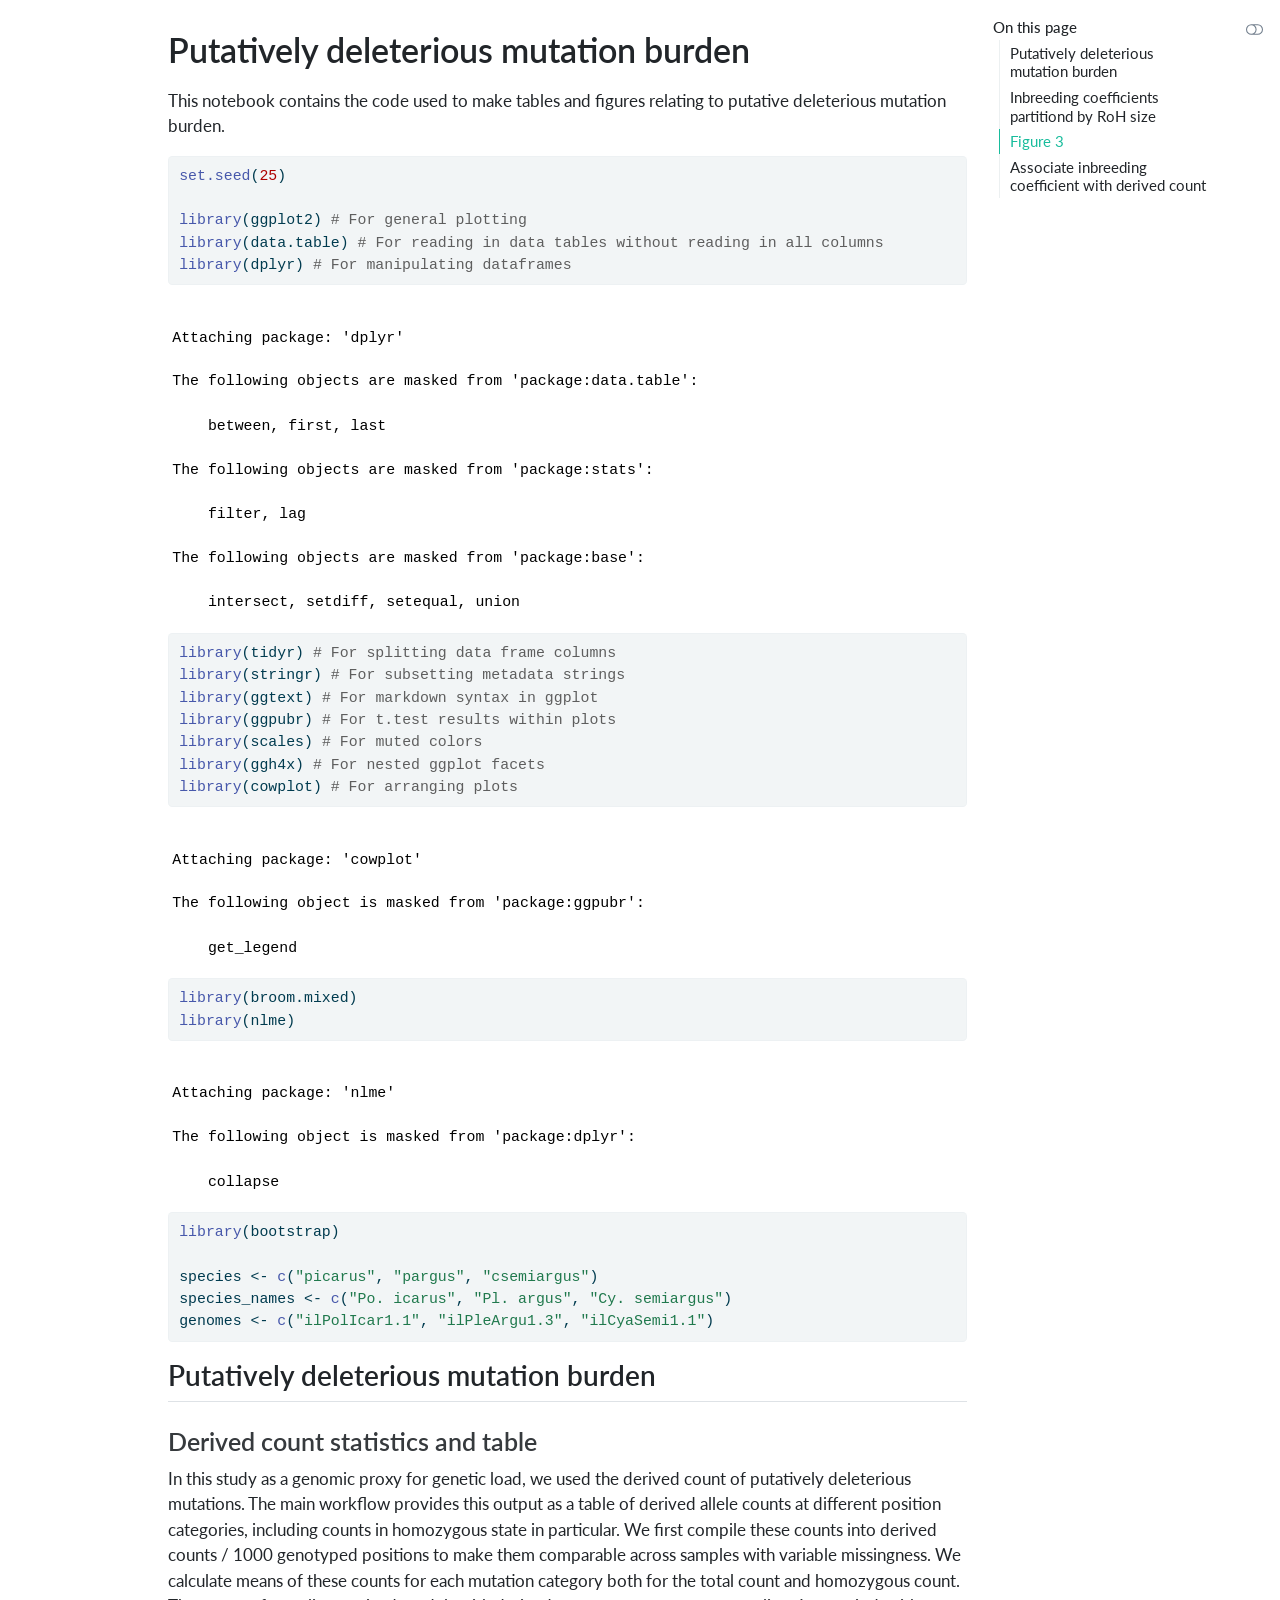
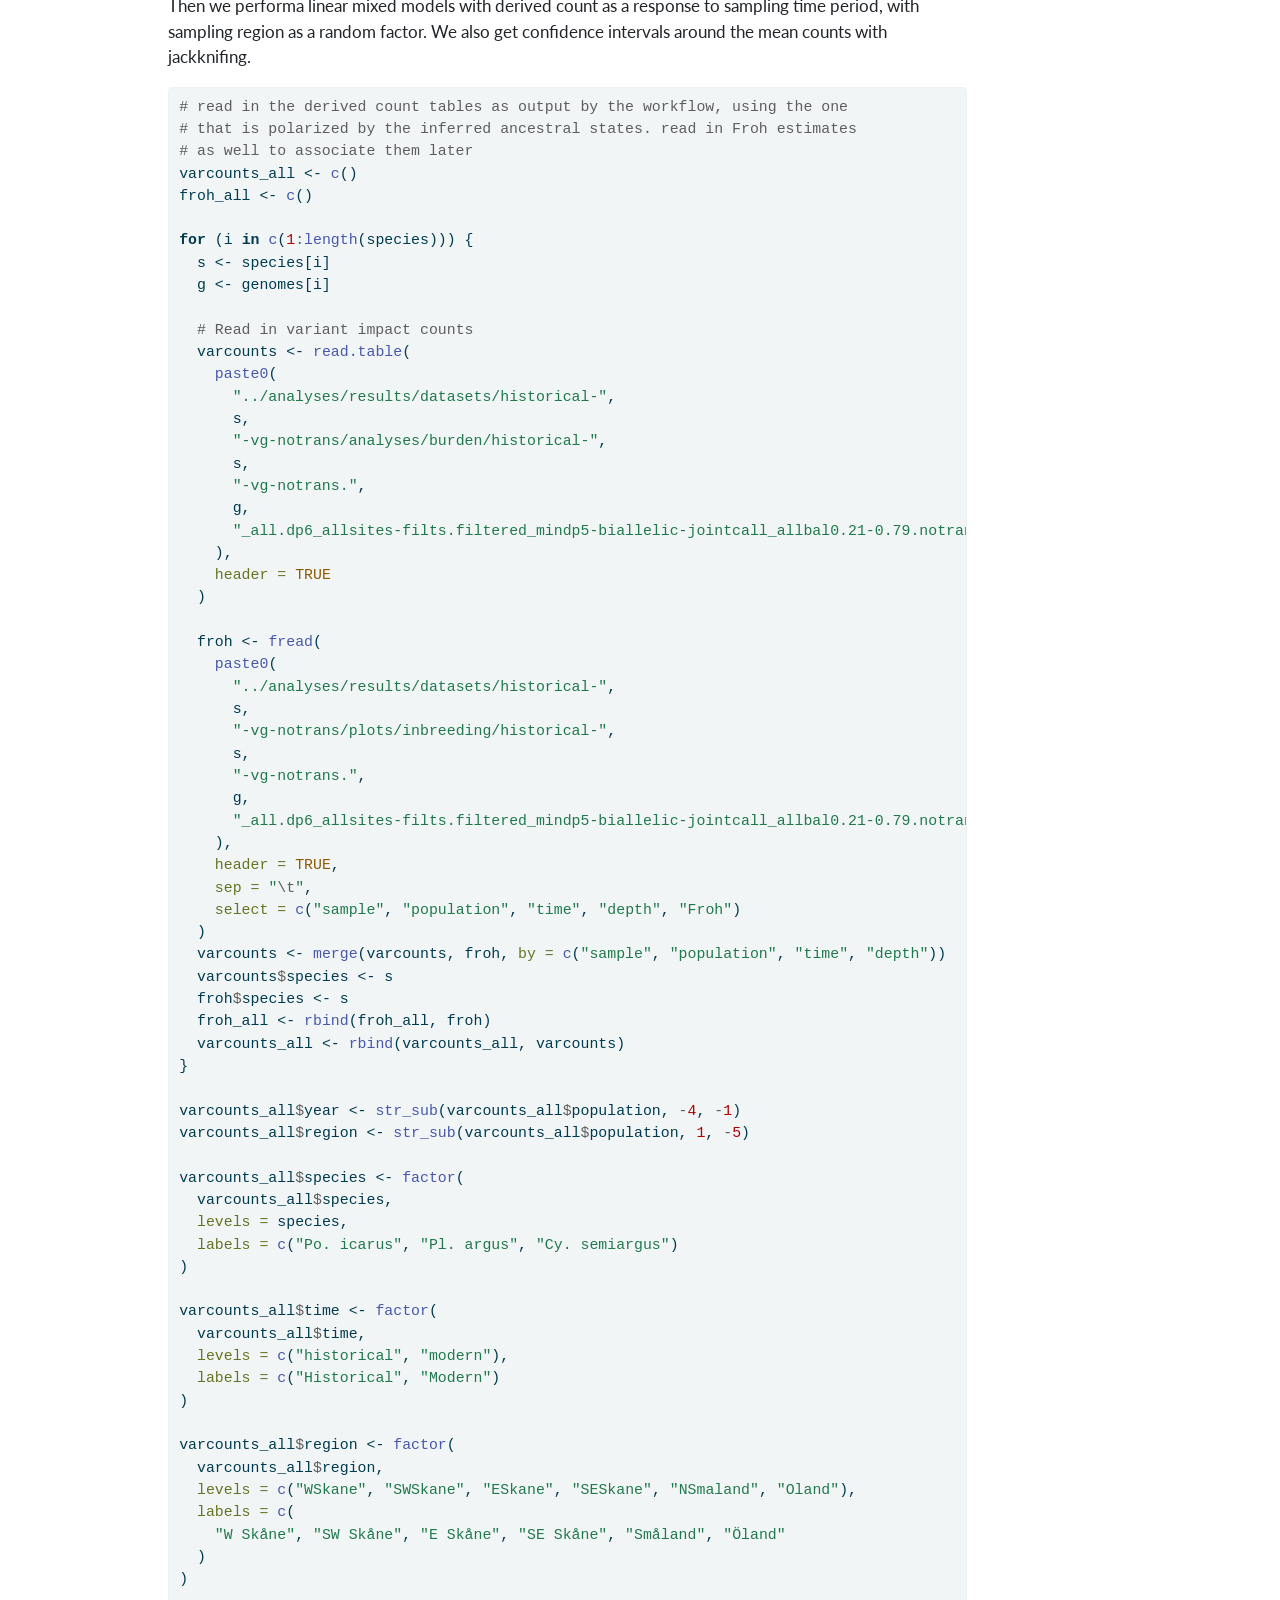
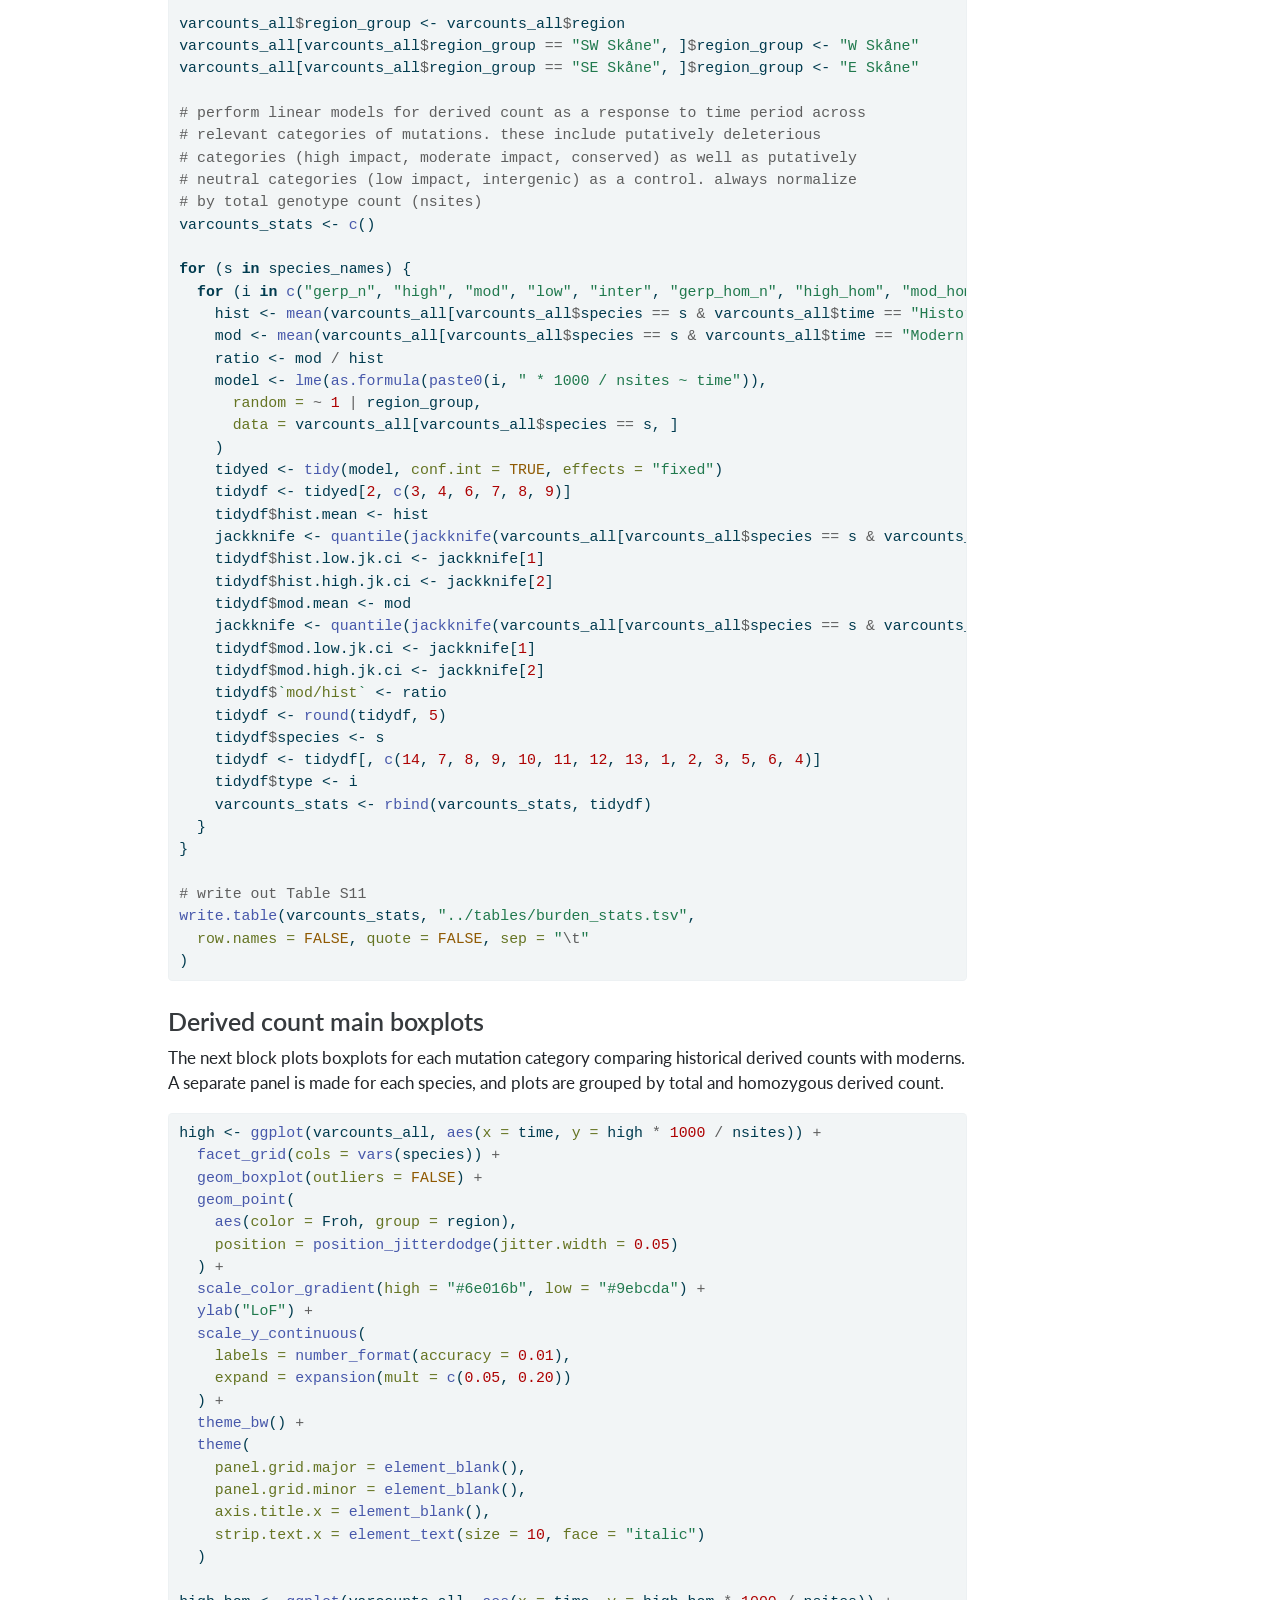
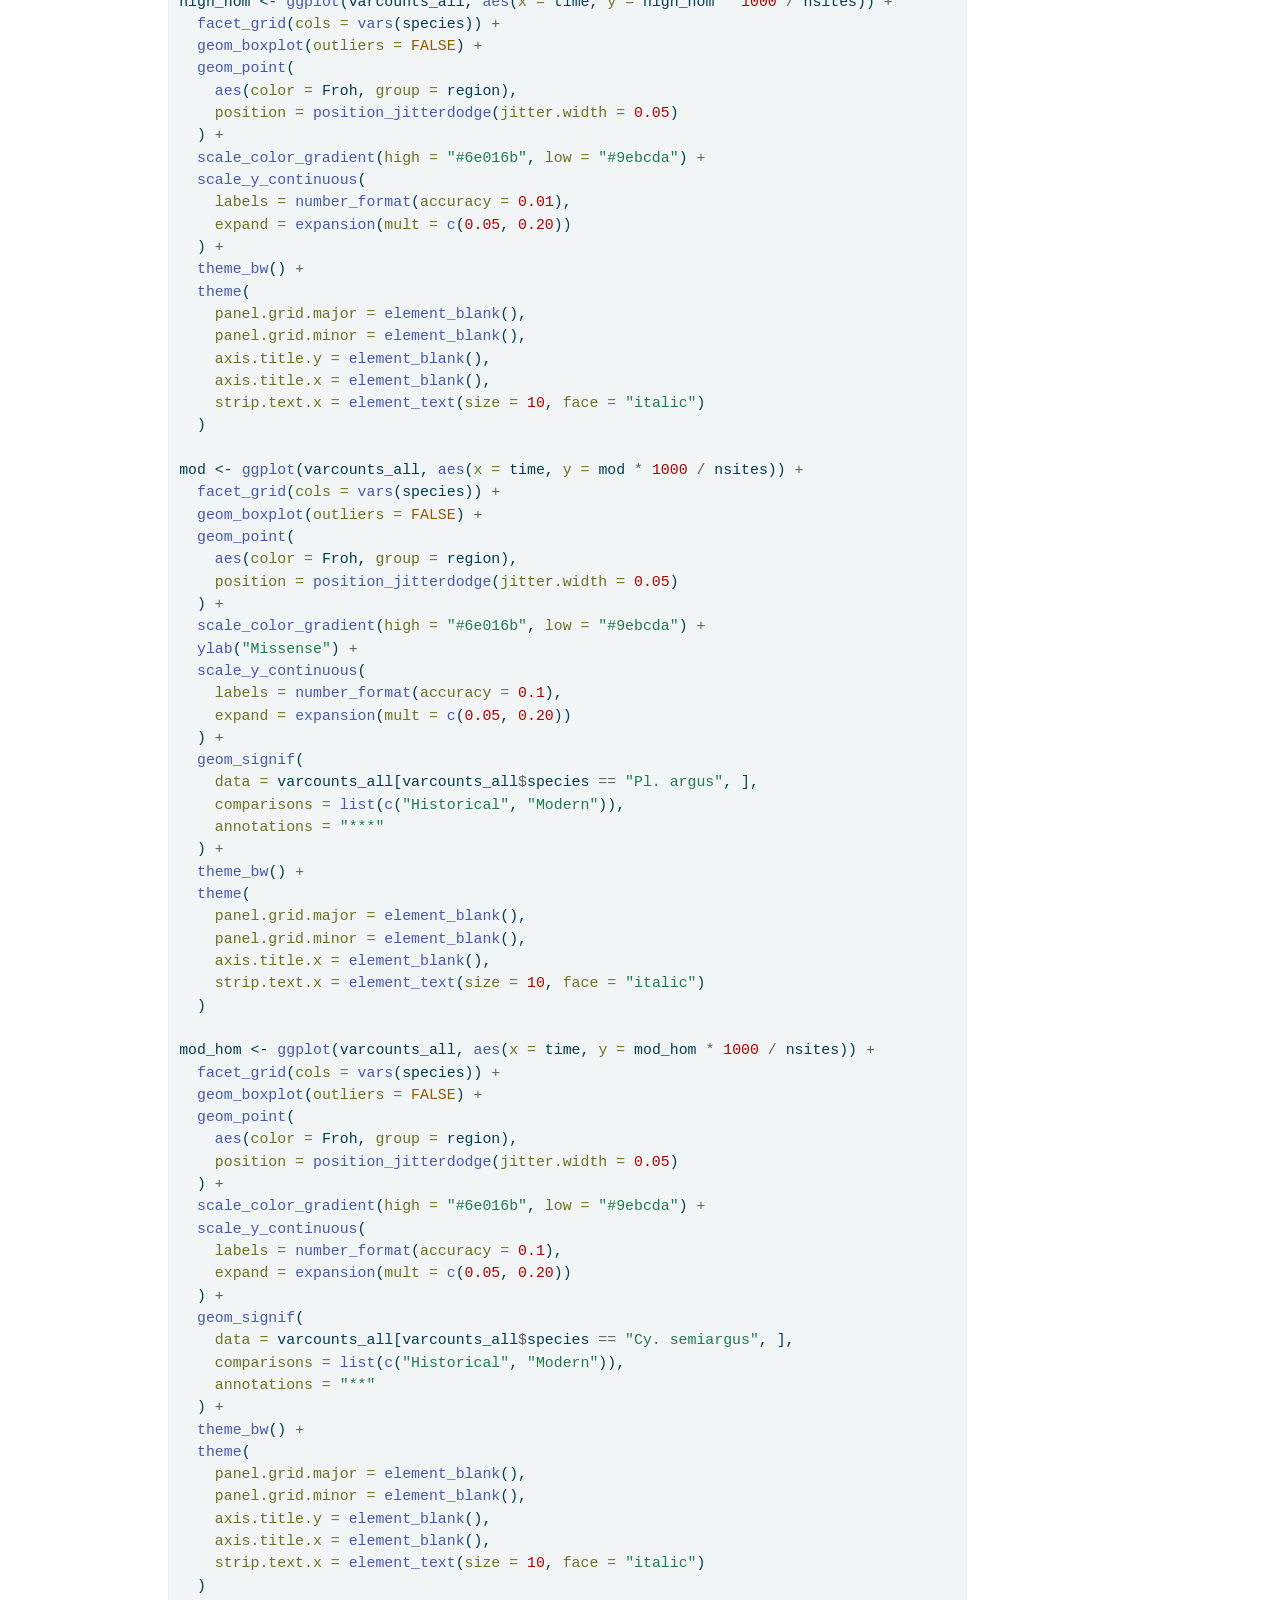
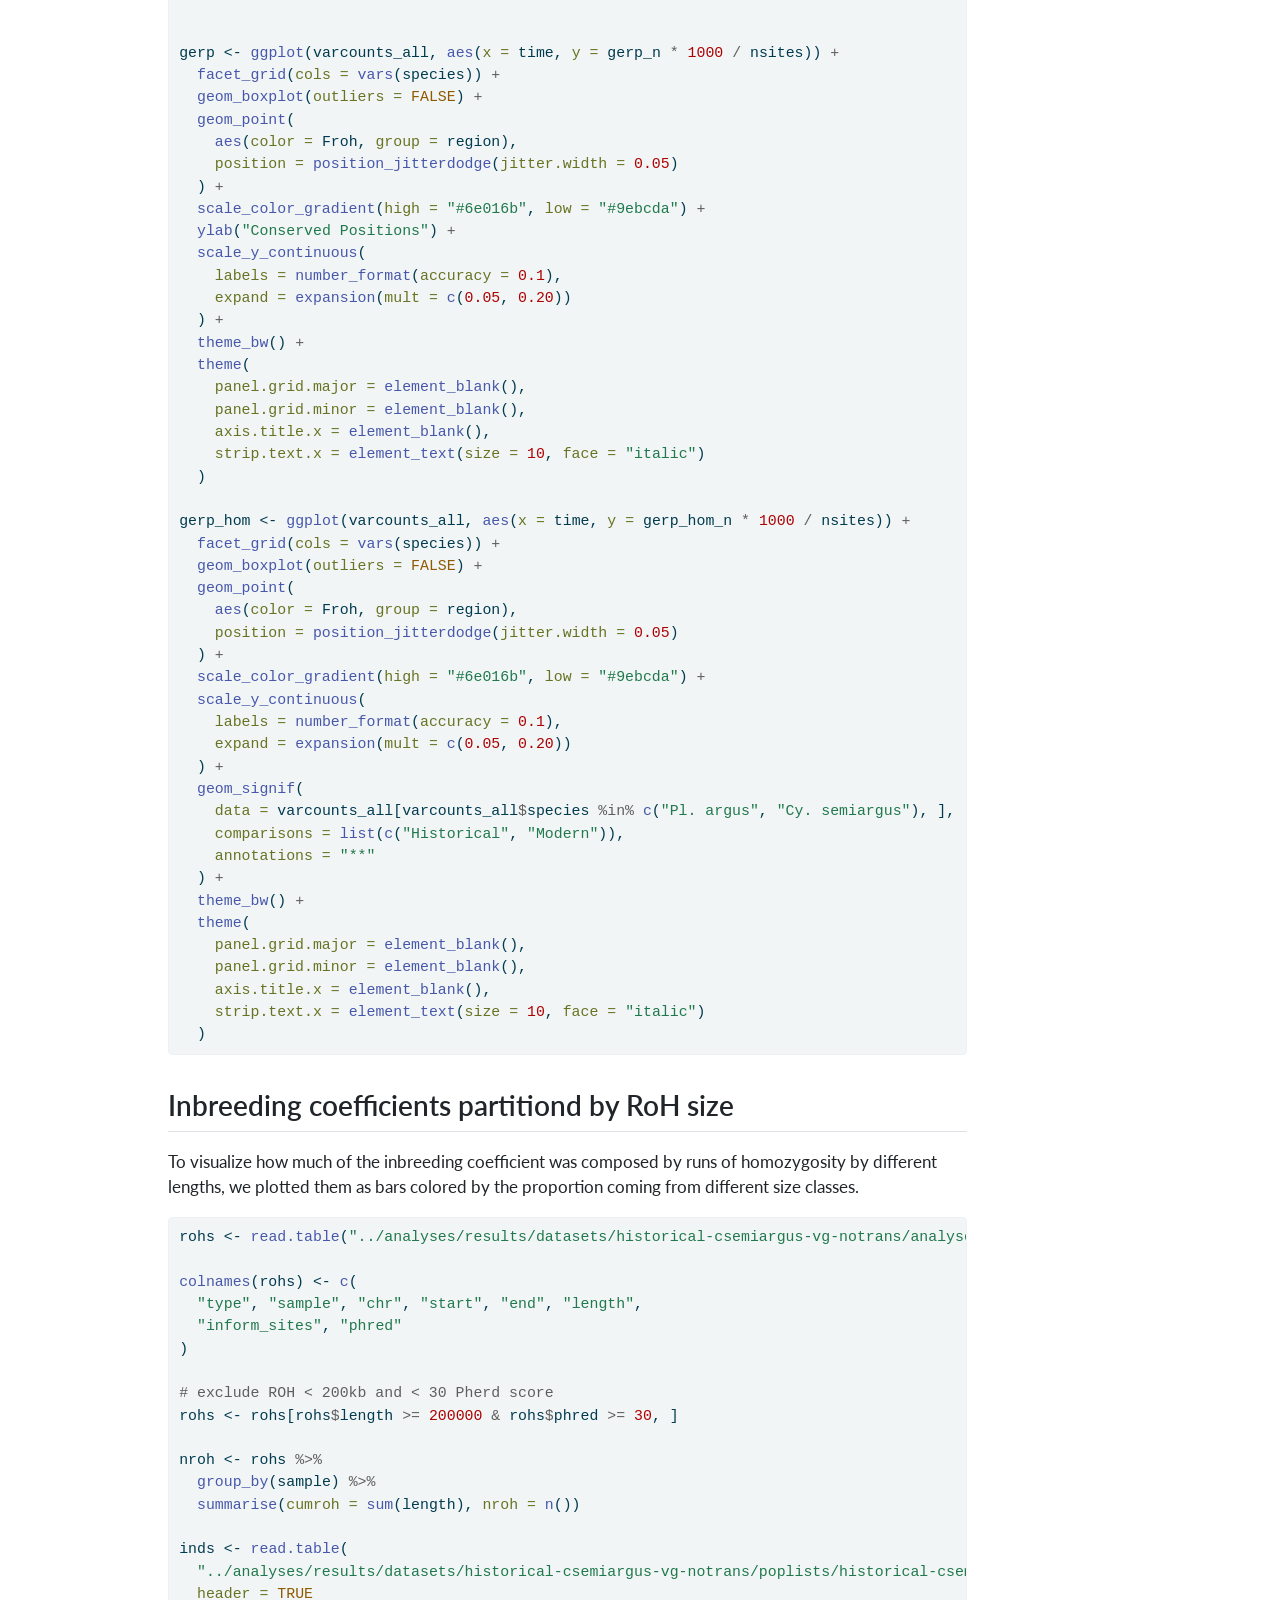
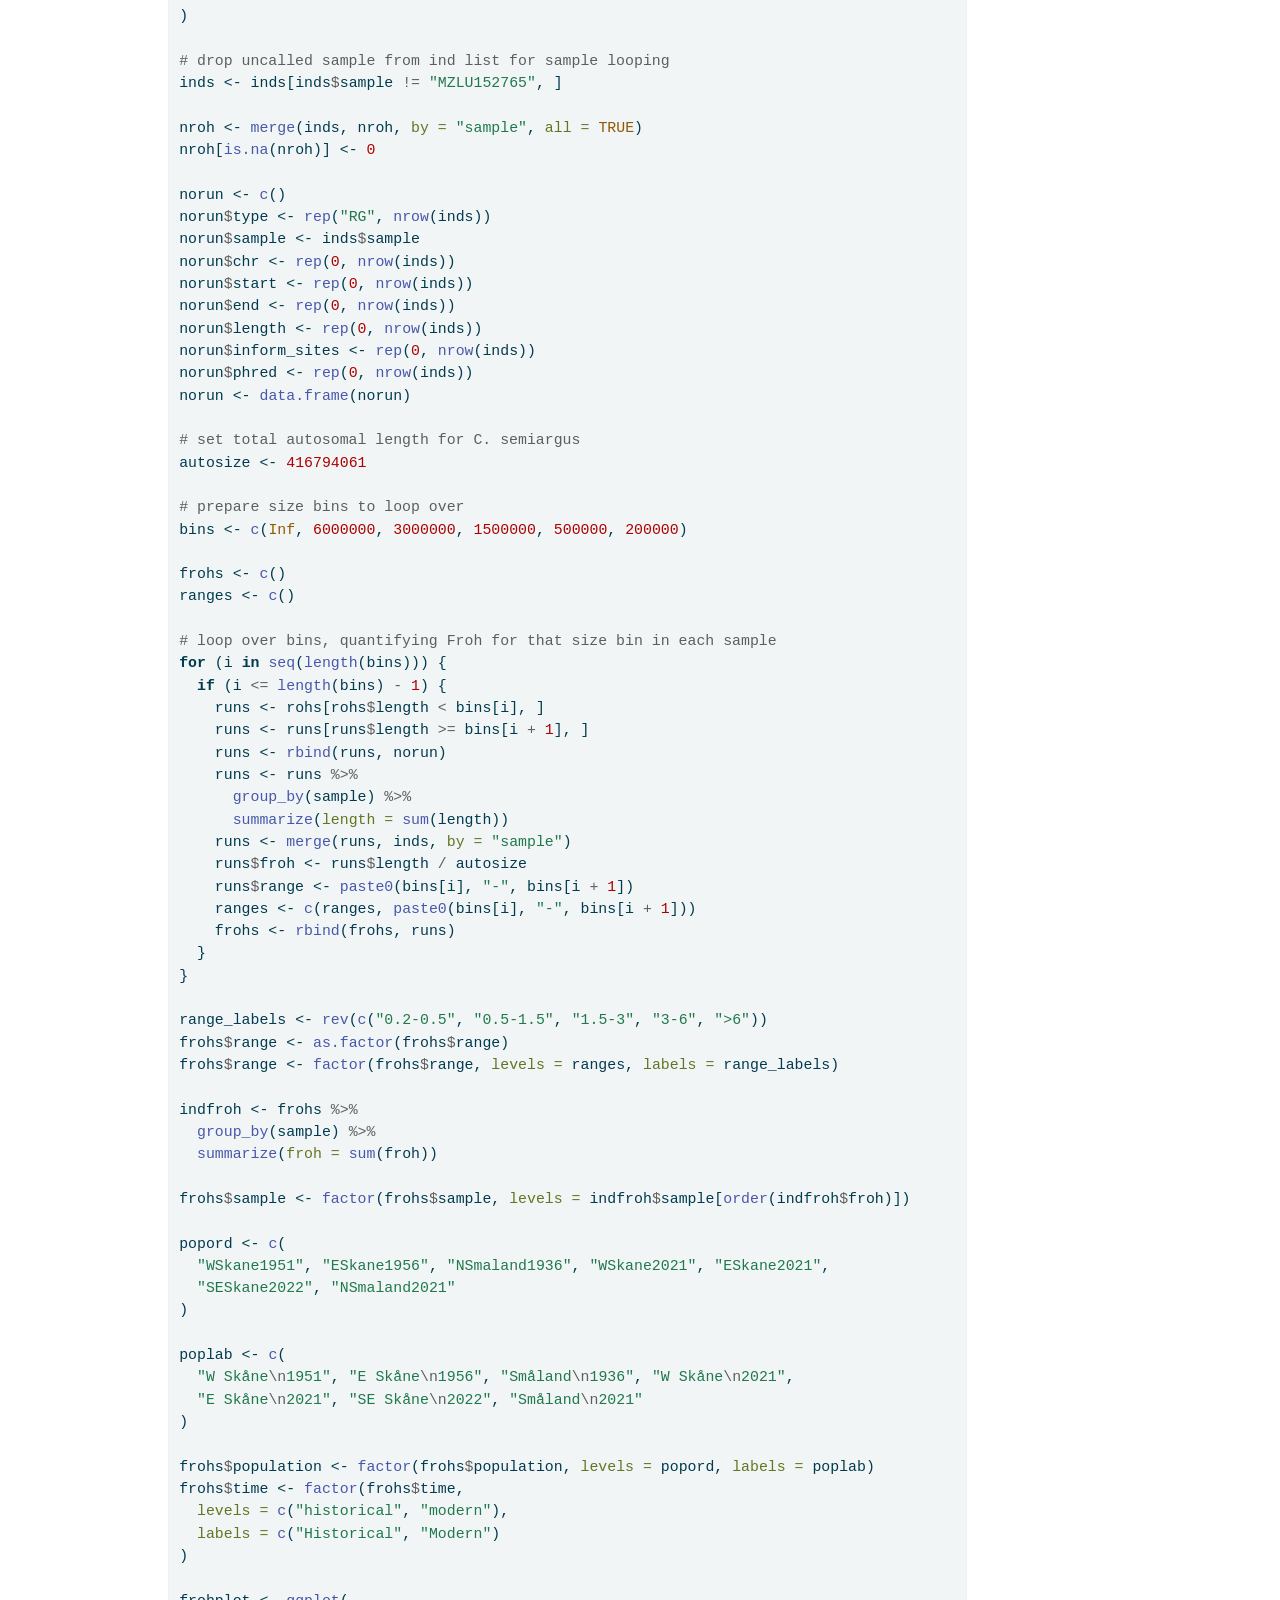
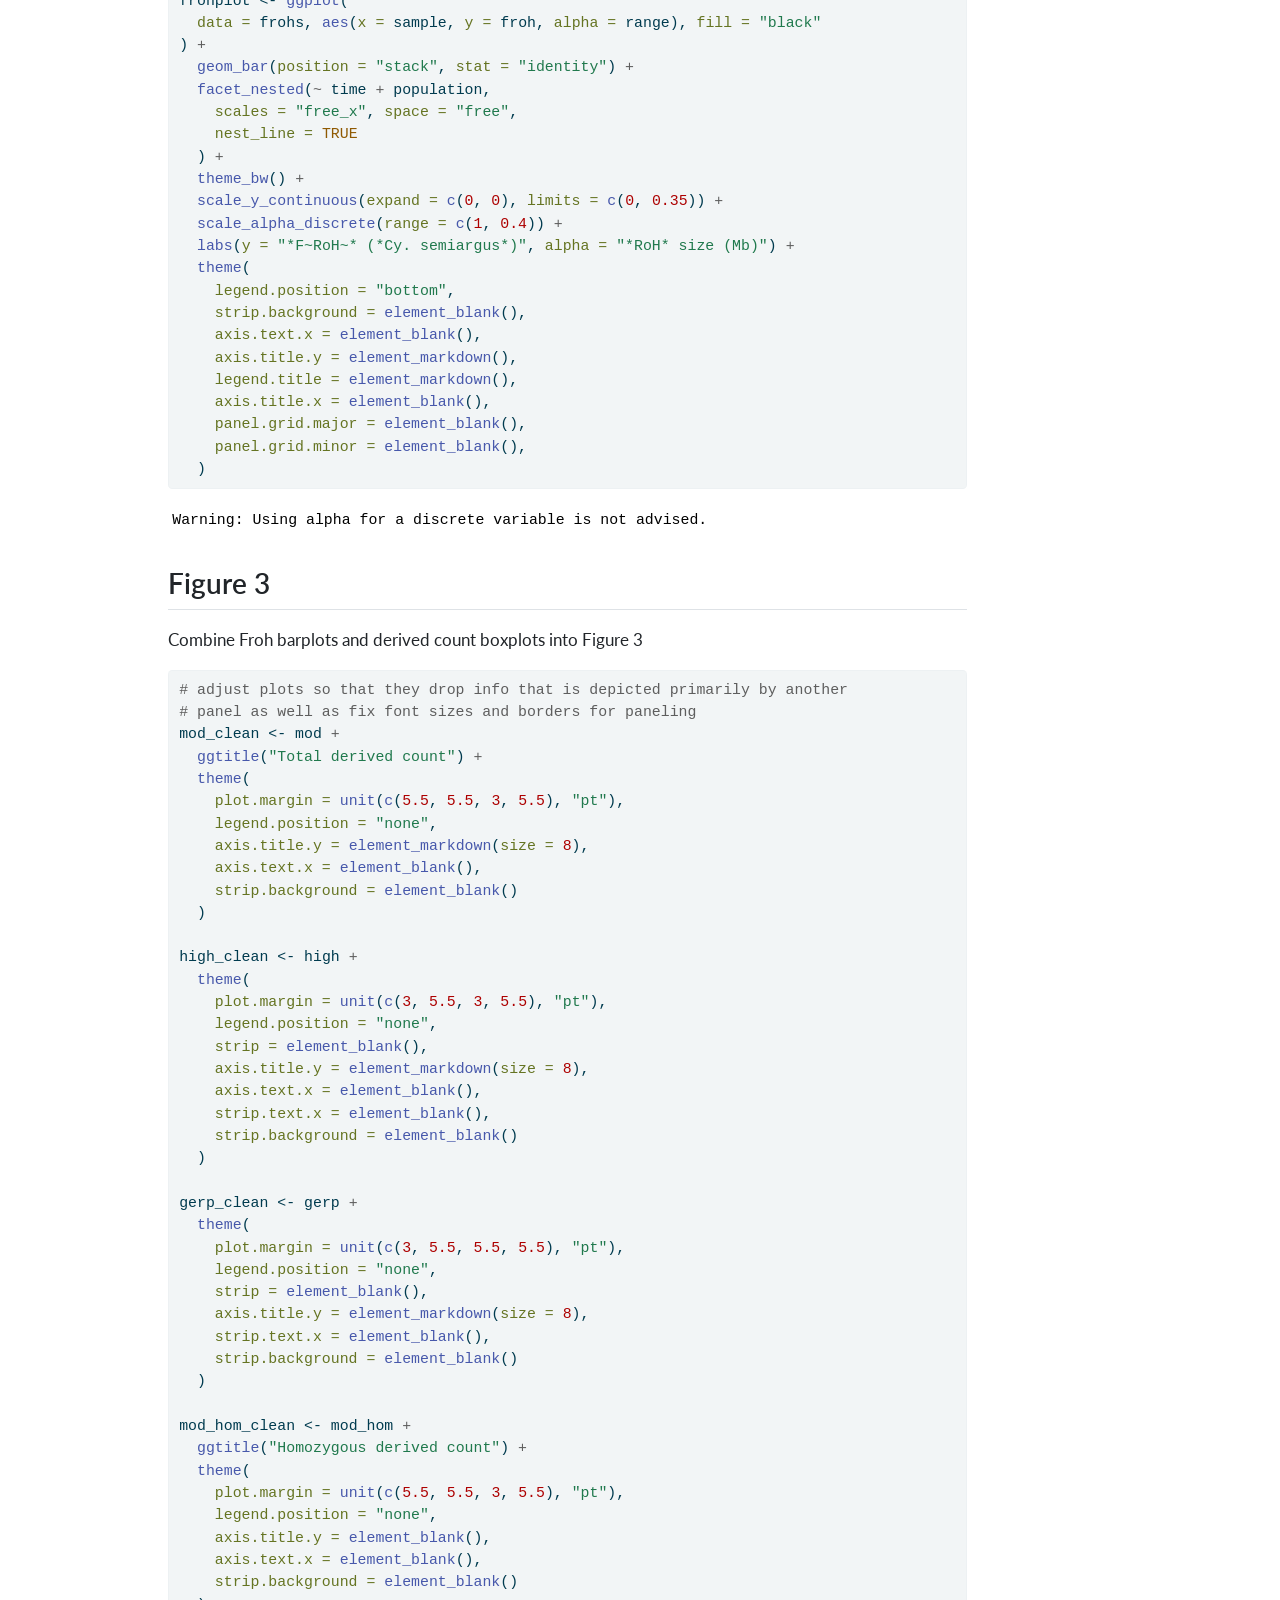
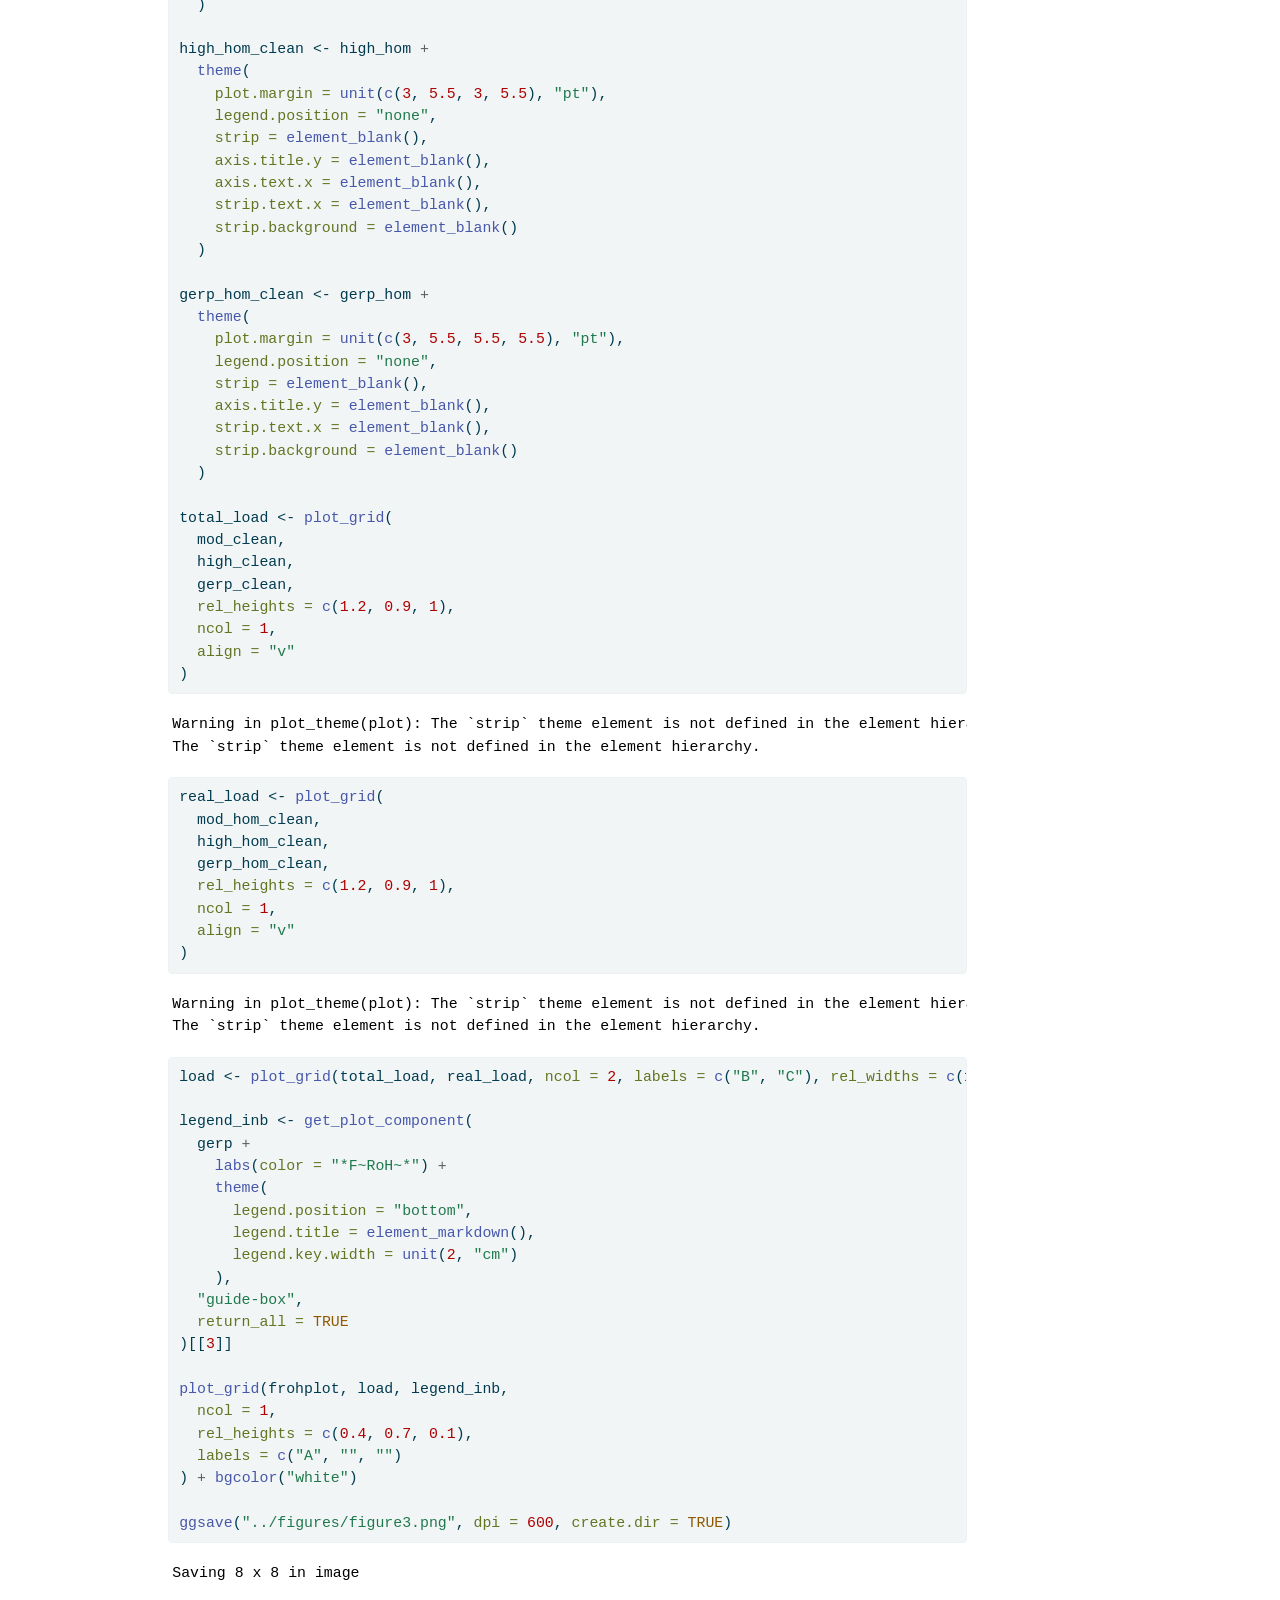
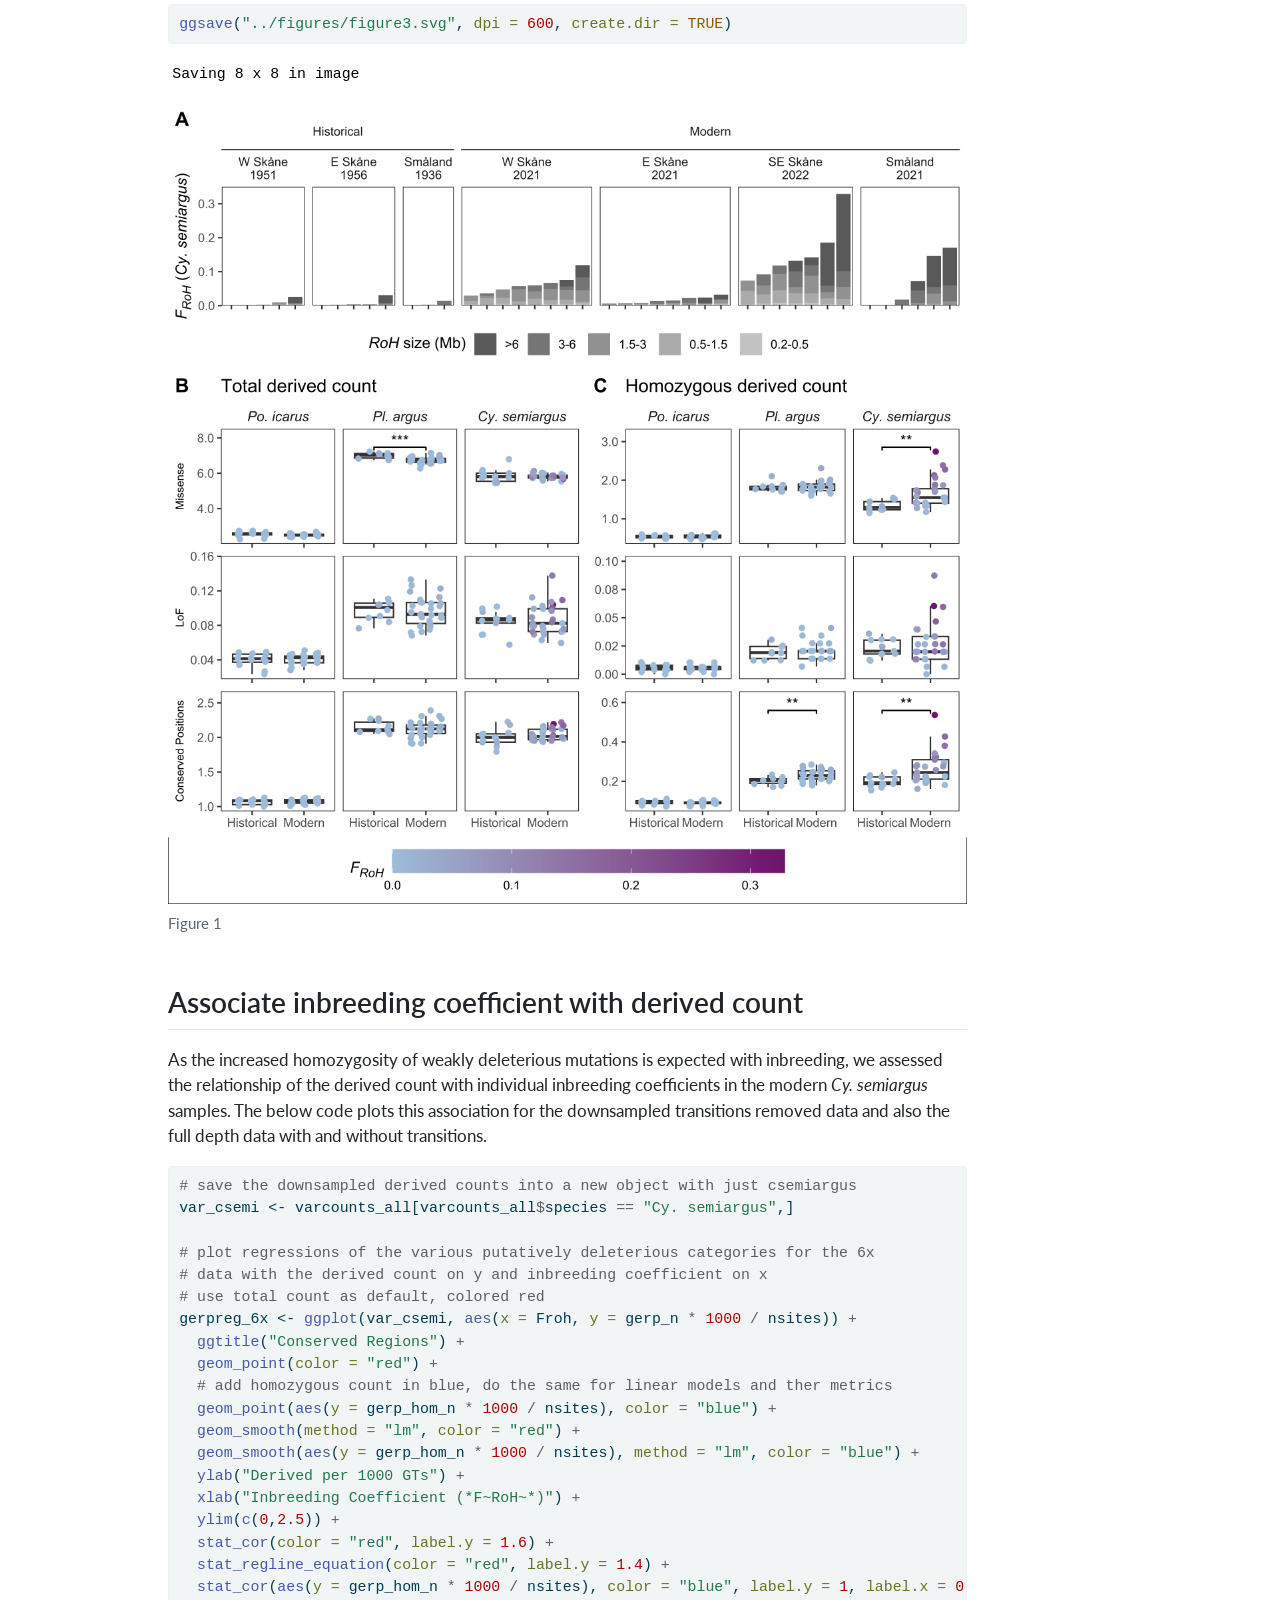
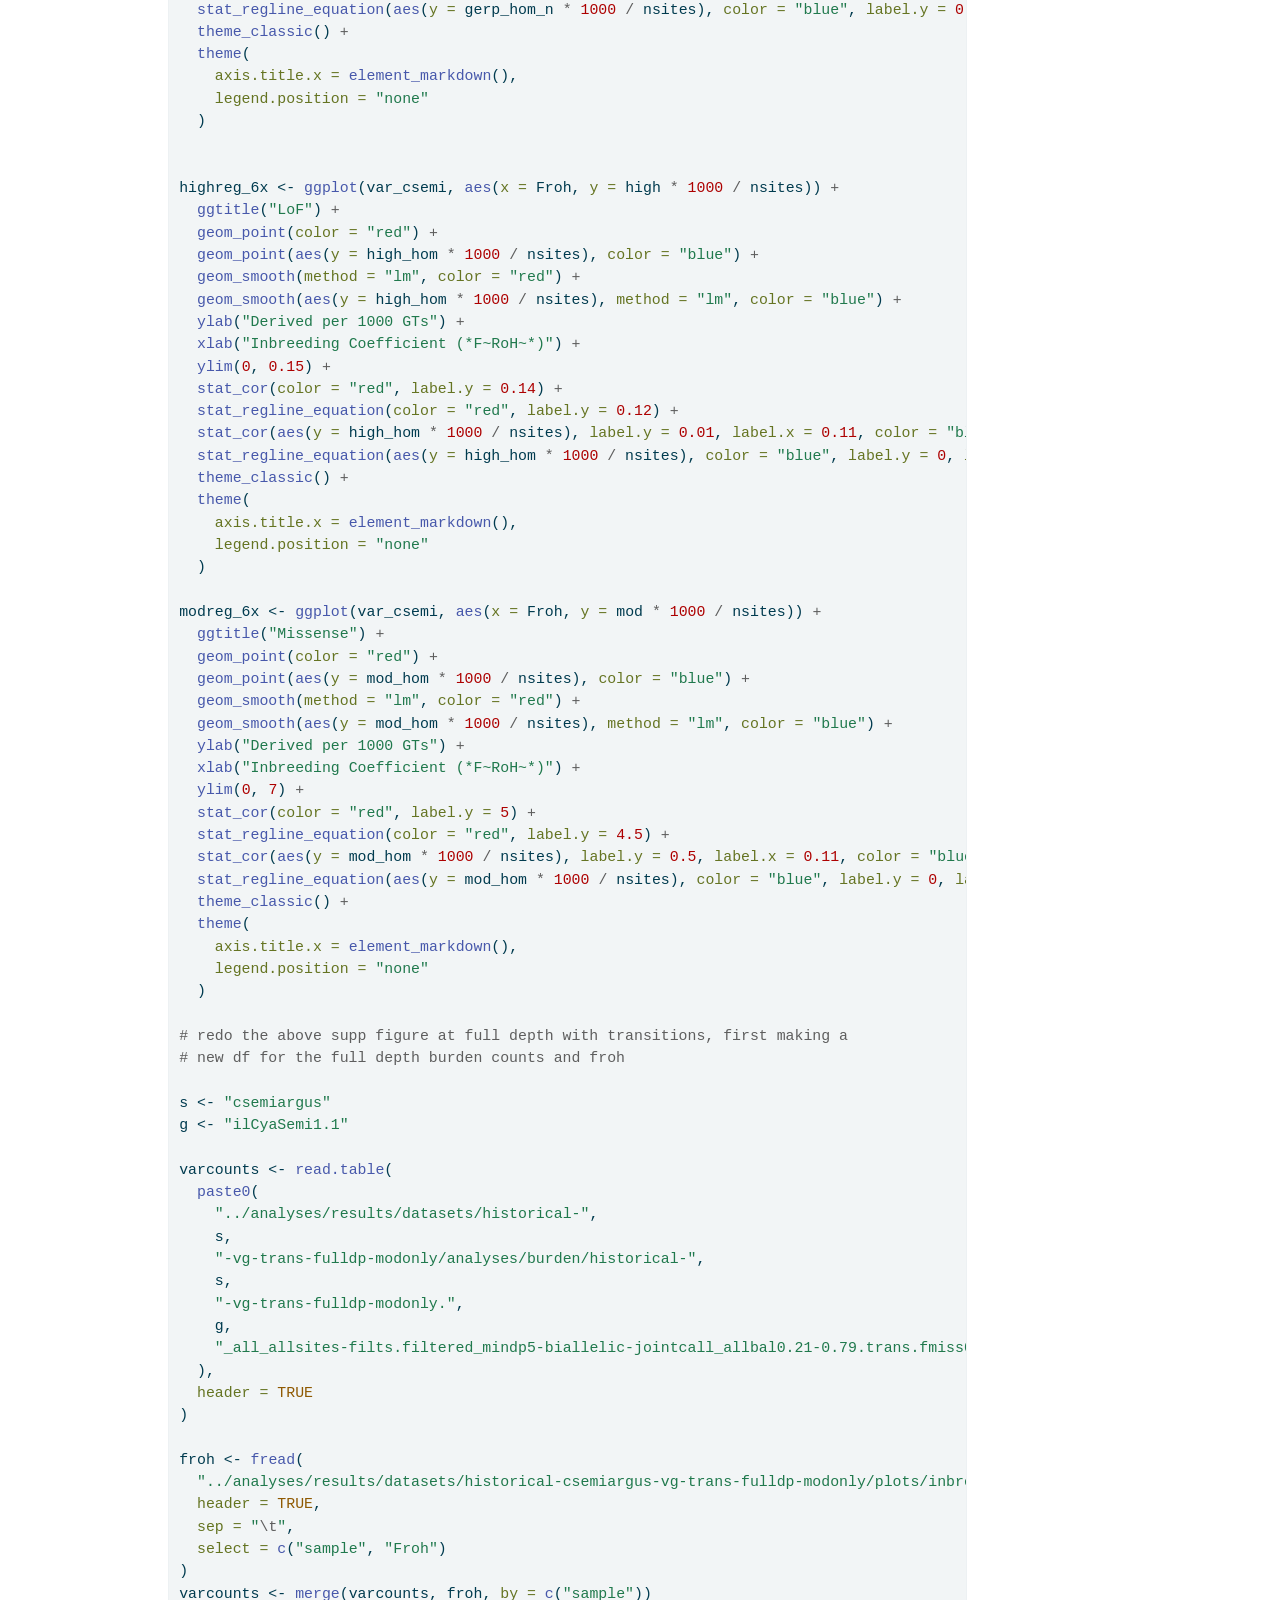
<file: docs/notebooks/04_deleterious_burden.html>
<!DOCTYPE html>
<html xmlns="http://www.w3.org/1999/xhtml" lang="en" xml:lang="en"><head>

<meta charset="utf-8">
<meta name="generator" content="quarto-1.9.38">

<meta name="viewport" content="width=device-width, initial-scale=1.0, user-scalable=yes">


<title>Putatively deleterious mutation burden</title>
<style>
/* Default styles provided by pandoc.
** See https://pandoc.org/MANUAL.html#variables-for-html for config info.
*/
code{white-space: pre-wrap;}
span.smallcaps{font-variant: small-caps;}
div.columns{display: flex; gap: min(4vw, 1.5em);}
div.column{flex: auto; overflow-x: auto;}
div.hanging-indent{margin-left: 1.5em; text-indent: -1.5em;}
ul.task-list{list-style: none;}
ul.task-list li input[type="checkbox"] {
  width: 0.8em;
  margin: 0 0.8em 0.2em -1em; /* quarto-specific, see https://github.com/quarto-dev/quarto-cli/issues/4556 */ 
  vertical-align: middle;
}
/* CSS for syntax highlighting */
html { -webkit-text-size-adjust: 100%; }
pre > code.sourceCode { white-space: pre; position: relative; }
pre > code.sourceCode > span { display: inline-block; line-height: 1.25; }
pre > code.sourceCode > span:empty { height: 1.2em; }
.sourceCode { overflow: visible; }
code.sourceCode > span { color: inherit; text-decoration: inherit; }
div.sourceCode { margin: 1em 0; }
pre.sourceCode { margin: 0; }
@media screen {
div.sourceCode { overflow: auto; }
}
@media print {
pre > code.sourceCode { white-space: pre-wrap; }
pre > code.sourceCode > span { text-indent: -5em; padding-left: 5em; }
}
pre.numberSource code
  { counter-reset: source-line 0; }
pre.numberSource code > span
  { position: relative; left: -4em; counter-increment: source-line; }
pre.numberSource code > span > a:first-child::before
  { content: counter(source-line);
    position: relative; left: -1em; text-align: right; vertical-align: baseline;
    border: none; display: inline-block;
    -webkit-touch-callout: none; -webkit-user-select: none;
    -khtml-user-select: none; -moz-user-select: none;
    -ms-user-select: none; user-select: none;
    padding: 0 4px; width: 4em;
  }
pre.numberSource { margin-left: 3em;  padding-left: 4px; }
div.sourceCode
  {   }
@media screen {
pre > code.sourceCode > span > a:first-child::before { text-decoration: underline; }
}
</style>


<script src="../site_libs/quarto-nav/quarto-nav.js"></script>
<script src="../site_libs/clipboard/clipboard.min.js"></script>
<script src="../site_libs/quarto-search/autocomplete.umd.js"></script>
<script src="../site_libs/quarto-search/fuse.min.js"></script>
<script src="../site_libs/quarto-search/quarto-search.js"></script>
<meta name="quarto:offset" content="../">
<script src="../site_libs/quarto-html/quarto.js" type="module"></script>
<script src="../site_libs/quarto-html/tabsets/tabsets.js" type="module"></script>
<script src="../site_libs/quarto-html/popper.min.js"></script>
<script src="../site_libs/quarto-html/tippy.umd.min.js"></script>
<script src="../site_libs/quarto-html/anchor.min.js"></script>
<link href="../site_libs/quarto-html/tippy.css" rel="stylesheet">
<link href="../site_libs/quarto-html/quarto-syntax-highlighting-15634bcf2e68342d4ad2dfa704d543f6.css" rel="stylesheet" class="quarto-color-scheme" id="quarto-text-highlighting-styles">
<link href="../site_libs/quarto-html/quarto-syntax-highlighting-dark-0a6b7249c26820e032cb0bd839ff02b1.css" rel="stylesheet" class="quarto-color-scheme quarto-color-alternate" id="quarto-text-highlighting-styles">
<link href="../site_libs/quarto-html/quarto-syntax-highlighting-15634bcf2e68342d4ad2dfa704d543f6.css" rel="stylesheet" class="quarto-color-scheme-extra" id="quarto-text-highlighting-styles">
<script src="../site_libs/bootstrap/bootstrap.min.js"></script>
<link href="../site_libs/bootstrap/bootstrap-icons.css" rel="stylesheet">
<link href="../site_libs/bootstrap/bootstrap-6033a600180109c3731f6a886c29932c.min.css" rel="stylesheet" append-hash="true" class="quarto-color-scheme" id="quarto-bootstrap" data-mode="light">
<link href="../site_libs/bootstrap/bootstrap-dark-5685cd926c25366c96d9f1407e584118.min.css" rel="stylesheet" append-hash="true" class="quarto-color-scheme quarto-color-alternate" id="quarto-bootstrap" data-mode="dark">
<link href="../site_libs/bootstrap/bootstrap-6033a600180109c3731f6a886c29932c.min.css" rel="stylesheet" append-hash="true" class="quarto-color-scheme-extra" id="quarto-bootstrap" data-mode="light">
<script id="quarto-search-options" type="application/json">{
  "location": "sidebar",
  "copy-button": false,
  "collapse-after": 3,
  "panel-placement": "start",
  "type": "textbox",
  "limit": 50,
  "keyboard-shortcut": [
    "f",
    "/",
    "s"
  ],
  "show-item-context": false,
  "language": {
    "search-no-results-text": "No results",
    "search-matching-documents-text": "matching documents",
    "search-copy-link-title": "Copy link to search",
    "search-hide-matches-text": "Hide additional matches",
    "search-more-match-text": "more match in this document",
    "search-more-matches-text": "more matches in this document",
    "search-clear-button-title": "Clear",
    "search-text-placeholder": "",
    "search-detached-cancel-button-title": "Cancel",
    "search-submit-button-title": "Submit",
    "search-label": "Search"
  }
}</script>


</head>

<body class="quarto-light"><script id="quarto-html-before-body" type="application/javascript">
    const toggleBodyColorMode = (bsSheetEl) => {
      const mode = bsSheetEl.getAttribute("data-mode");
      const bodyEl = window.document.querySelector("body");
      if (mode === "dark") {
        bodyEl.classList.add("quarto-dark");
        bodyEl.classList.remove("quarto-light");
      } else {
        bodyEl.classList.add("quarto-light");
        bodyEl.classList.remove("quarto-dark");
      }
    }
    const toggleBodyColorPrimary = () => {
      const bsSheetEl = window.document.querySelector("link#quarto-bootstrap:not([rel=disabled-stylesheet])");
      if (bsSheetEl) {
        toggleBodyColorMode(bsSheetEl);
      }
    }
    const setColorSchemeToggle = (alternate) => {
      const toggles = window.document.querySelectorAll('.quarto-color-scheme-toggle');
      for (let i=0; i < toggles.length; i++) {
        const toggle = toggles[i];
        if (toggle) {
          if (alternate) {
            toggle.classList.add("alternate");
          } else {
            toggle.classList.remove("alternate");
          }
        }
      }
    };
    const toggleColorMode = (alternate) => {
      // Switch the stylesheets
      const primaryStylesheets = window.document.querySelectorAll('link.quarto-color-scheme:not(.quarto-color-alternate)');
      const alternateStylesheets = window.document.querySelectorAll('link.quarto-color-scheme.quarto-color-alternate');
      manageTransitions('#quarto-margin-sidebar .nav-link', false);
      if (alternate) {
        // note: dark is layered on light, we don't disable primary!
        enableStylesheet(alternateStylesheets);
        for (const sheetNode of alternateStylesheets) {
          if (sheetNode.id === "quarto-bootstrap") {
            toggleBodyColorMode(sheetNode);
          }
        }
      } else {
        disableStylesheet(alternateStylesheets);
        enableStylesheet(primaryStylesheets)
        toggleBodyColorPrimary();
      }
      manageTransitions('#quarto-margin-sidebar .nav-link', true);
      // Switch the toggles
      setColorSchemeToggle(alternate)
      // Hack to workaround the fact that safari doesn't
      // properly recolor the scrollbar when toggling (#1455)
      if (navigator.userAgent.indexOf('Safari') > 0 && navigator.userAgent.indexOf('Chrome') == -1) {
        manageTransitions("body", false);
        window.scrollTo(0, 1);
        setTimeout(() => {
          window.scrollTo(0, 0);
          manageTransitions("body", true);
        }, 40);
      }
    }
    const disableStylesheet = (stylesheets) => {
      for (let i=0; i < stylesheets.length; i++) {
        const stylesheet = stylesheets[i];
        stylesheet.rel = 'disabled-stylesheet';
      }
    }
    const enableStylesheet = (stylesheets) => {
      for (let i=0; i < stylesheets.length; i++) {
        const stylesheet = stylesheets[i];
        if(stylesheet.rel !== 'stylesheet') { // for Chrome, which will still FOUC without this check
          stylesheet.rel = 'stylesheet';
        }
      }
    }
    const manageTransitions = (selector, allowTransitions) => {
      const els = window.document.querySelectorAll(selector);
      for (let i=0; i < els.length; i++) {
        const el = els[i];
        if (allowTransitions) {
          el.classList.remove('notransition');
        } else {
          el.classList.add('notransition');
        }
      }
    }
    const isFileUrl = () => {
      return window.location.protocol === 'file:';
    }
    const hasAlternateSentinel = () => {
      let styleSentinel = getColorSchemeSentinel();
      if (styleSentinel !== null) {
        return styleSentinel === "alternate";
      } else {
        return false;
      }
    }
    const setStyleSentinel = (alternate) => {
      const value = alternate ? "alternate" : "default";
      if (!isFileUrl()) {
        window.localStorage.setItem("quarto-color-scheme", value);
      } else {
        localAlternateSentinel = value;
      }
    }
    const getColorSchemeSentinel = () => {
      if (!isFileUrl()) {
        const storageValue = window.localStorage.getItem("quarto-color-scheme");
        return storageValue != null ? storageValue : localAlternateSentinel;
      } else {
        return localAlternateSentinel;
      }
    }
    const toggleGiscusIfUsed = (isAlternate, darkModeDefault) => {
      const baseTheme = document.querySelector('#giscus-base-theme')?.value ?? 'light';
      const alternateTheme = document.querySelector('#giscus-alt-theme')?.value ?? 'dark';
      let newTheme = '';
      if(authorPrefersDark) {
        newTheme = isAlternate ? baseTheme : alternateTheme;
      } else {
        newTheme = isAlternate ? alternateTheme : baseTheme;
      }
      const changeGiscusTheme = () => {
        // From: https://github.com/giscus/giscus/issues/336
        const sendMessage = (message) => {
          const iframe = document.querySelector('iframe.giscus-frame');
          if (!iframe) return;
          iframe.contentWindow.postMessage({ giscus: message }, 'https://giscus.app');
        }
        sendMessage({
          setConfig: {
            theme: newTheme
          }
        });
      }
      const isGiscussLoaded = window.document.querySelector('iframe.giscus-frame') !== null;
      if (isGiscussLoaded) {
        changeGiscusTheme();
      }
    };
    const authorPrefersDark = false;
    const queryPrefersDark = window.matchMedia('(prefers-color-scheme: dark)');
    const darkModeDefault = queryPrefersDark.matches;
      document.querySelector('link#quarto-text-highlighting-styles.quarto-color-scheme-extra').rel = 'disabled-stylesheet';
      document.querySelector('link#quarto-bootstrap.quarto-color-scheme-extra').rel = 'disabled-stylesheet';
    let localAlternateSentinel = darkModeDefault ? 'alternate' : 'default';
    // Dark / light mode switch
    window.quartoToggleColorScheme = () => {
      // Read the current dark / light value
      let toAlternate = !hasAlternateSentinel();
      toggleColorMode(toAlternate);
      setStyleSentinel(toAlternate);
      toggleGiscusIfUsed(toAlternate, darkModeDefault);
      window.dispatchEvent(new Event('resize'));
    };
    queryPrefersDark.addEventListener("change", e => {
      if(window.localStorage.getItem("quarto-color-scheme") !== null)
        return;
      const alternate = e.matches
      toggleColorMode(alternate);
      localAlternateSentinel = e.matches ? 'alternate' : 'default'; // this is used alongside local storage!
      toggleGiscusIfUsed(alternate, darkModeDefault);
    });
    // Switch to dark mode if need be
    if (hasAlternateSentinel()) {
      toggleColorMode(true);
    } else {
      toggleColorMode(false);
    }
  </script>

<div id="quarto-search-results"></div>
<!-- content -->
<div id="quarto-content" class="quarto-container page-columns page-rows-contents page-layout-article">
<!-- sidebar -->
<!-- margin-sidebar -->
    <div id="quarto-margin-sidebar" class="sidebar margin-sidebar">
        <nav id="TOC" role="doc-toc" class="toc-active">
    <h2 id="toc-title">On this page</h2>
   
  <ul>
  <li><a href="#putatively-deleterious-mutation-burden" id="toc-putatively-deleterious-mutation-burden" class="nav-link active" data-scroll-target="#putatively-deleterious-mutation-burden">Putatively deleterious mutation burden</a>
  <ul class="collapse">
  <li><a href="#derived-count-statistics-and-table" id="toc-derived-count-statistics-and-table" class="nav-link" data-scroll-target="#derived-count-statistics-and-table">Derived count statistics and table</a></li>
  <li><a href="#derived-count-main-boxplots" id="toc-derived-count-main-boxplots" class="nav-link" data-scroll-target="#derived-count-main-boxplots">Derived count main boxplots</a></li>
  </ul></li>
  <li><a href="#inbreeding-coefficients-partitiond-by-roh-size" id="toc-inbreeding-coefficients-partitiond-by-roh-size" class="nav-link" data-scroll-target="#inbreeding-coefficients-partitiond-by-roh-size">Inbreeding coefficients partitiond by RoH size</a></li>
  <li><a href="#figure-3" id="toc-figure-3" class="nav-link" data-scroll-target="#figure-3">Figure 3</a></li>
  <li><a href="#associate-inbreeding-coefficient-with-derived-count" id="toc-associate-inbreeding-coefficient-with-derived-count" class="nav-link" data-scroll-target="#associate-inbreeding-coefficient-with-derived-count">Associate inbreeding coefficient with derived count</a></li>
  </ul>
</nav>
    </div>
<!-- main -->
<main class="content" id="quarto-document-content">


<header id="title-block-header" class="quarto-title-block default">
<div class="quarto-title">
<h1 class="title">Putatively deleterious mutation burden</h1>
</div>



<div class="quarto-title-meta">

    
  
    
  </div>
  


</header>


<p>This notebook contains the code used to make tables and figures relating to putative deleterious mutation burden.</p>
<div class="cell">
<div class="code-copy-outer-scaffold"><div class="sourceCode cell-code" id="cb1"><pre class="sourceCode r code-with-copy"><code class="sourceCode r"><span id="cb1-1"><a href="#cb1-1" aria-hidden="true" tabindex="-1"></a><span class="fu">set.seed</span>(<span class="dv">25</span>)</span>
<span id="cb1-2"><a href="#cb1-2" aria-hidden="true" tabindex="-1"></a></span>
<span id="cb1-3"><a href="#cb1-3" aria-hidden="true" tabindex="-1"></a><span class="fu">library</span>(ggplot2) <span class="co"># For general plotting</span></span>
<span id="cb1-4"><a href="#cb1-4" aria-hidden="true" tabindex="-1"></a><span class="fu">library</span>(data.table) <span class="co"># For reading in data tables without reading in all columns</span></span>
<span id="cb1-5"><a href="#cb1-5" aria-hidden="true" tabindex="-1"></a><span class="fu">library</span>(dplyr) <span class="co"># For manipulating dataframes</span></span></code></pre></div><button title="Copy to Clipboard" class="code-copy-button"><i class="bi"></i></button></div>
<div class="cell-output cell-output-stderr">
<pre><code>
Attaching package: 'dplyr'</code></pre>
</div>
<div class="cell-output cell-output-stderr">
<pre><code>The following objects are masked from 'package:data.table':

    between, first, last</code></pre>
</div>
<div class="cell-output cell-output-stderr">
<pre><code>The following objects are masked from 'package:stats':

    filter, lag</code></pre>
</div>
<div class="cell-output cell-output-stderr">
<pre><code>The following objects are masked from 'package:base':

    intersect, setdiff, setequal, union</code></pre>
</div>
<div class="code-copy-outer-scaffold"><div class="sourceCode cell-code" id="cb6"><pre class="sourceCode r code-with-copy"><code class="sourceCode r"><span id="cb6-1"><a href="#cb6-1" aria-hidden="true" tabindex="-1"></a><span class="fu">library</span>(tidyr) <span class="co"># For splitting data frame columns</span></span>
<span id="cb6-2"><a href="#cb6-2" aria-hidden="true" tabindex="-1"></a><span class="fu">library</span>(stringr) <span class="co"># For subsetting metadata strings</span></span>
<span id="cb6-3"><a href="#cb6-3" aria-hidden="true" tabindex="-1"></a><span class="fu">library</span>(ggtext) <span class="co"># For markdown syntax in ggplot</span></span>
<span id="cb6-4"><a href="#cb6-4" aria-hidden="true" tabindex="-1"></a><span class="fu">library</span>(ggpubr) <span class="co"># For t.test results within plots</span></span>
<span id="cb6-5"><a href="#cb6-5" aria-hidden="true" tabindex="-1"></a><span class="fu">library</span>(scales) <span class="co"># For muted colors</span></span>
<span id="cb6-6"><a href="#cb6-6" aria-hidden="true" tabindex="-1"></a><span class="fu">library</span>(ggh4x) <span class="co"># For nested ggplot facets</span></span>
<span id="cb6-7"><a href="#cb6-7" aria-hidden="true" tabindex="-1"></a><span class="fu">library</span>(cowplot) <span class="co"># For arranging plots</span></span></code></pre></div><button title="Copy to Clipboard" class="code-copy-button"><i class="bi"></i></button></div>
<div class="cell-output cell-output-stderr">
<pre><code>
Attaching package: 'cowplot'</code></pre>
</div>
<div class="cell-output cell-output-stderr">
<pre><code>The following object is masked from 'package:ggpubr':

    get_legend</code></pre>
</div>
<div class="code-copy-outer-scaffold"><div class="sourceCode cell-code" id="cb9"><pre class="sourceCode r code-with-copy"><code class="sourceCode r"><span id="cb9-1"><a href="#cb9-1" aria-hidden="true" tabindex="-1"></a><span class="fu">library</span>(broom.mixed)</span>
<span id="cb9-2"><a href="#cb9-2" aria-hidden="true" tabindex="-1"></a><span class="fu">library</span>(nlme)</span></code></pre></div><button title="Copy to Clipboard" class="code-copy-button"><i class="bi"></i></button></div>
<div class="cell-output cell-output-stderr">
<pre><code>
Attaching package: 'nlme'</code></pre>
</div>
<div class="cell-output cell-output-stderr">
<pre><code>The following object is masked from 'package:dplyr':

    collapse</code></pre>
</div>
<div class="code-copy-outer-scaffold"><div class="sourceCode cell-code" id="cb12"><pre class="sourceCode r code-with-copy"><code class="sourceCode r"><span id="cb12-1"><a href="#cb12-1" aria-hidden="true" tabindex="-1"></a><span class="fu">library</span>(bootstrap)</span>
<span id="cb12-2"><a href="#cb12-2" aria-hidden="true" tabindex="-1"></a></span>
<span id="cb12-3"><a href="#cb12-3" aria-hidden="true" tabindex="-1"></a>species <span class="ot">&lt;-</span> <span class="fu">c</span>(<span class="st">"picarus"</span>, <span class="st">"pargus"</span>, <span class="st">"csemiargus"</span>)</span>
<span id="cb12-4"><a href="#cb12-4" aria-hidden="true" tabindex="-1"></a>species_names <span class="ot">&lt;-</span> <span class="fu">c</span>(<span class="st">"Po. icarus"</span>, <span class="st">"Pl. argus"</span>, <span class="st">"Cy. semiargus"</span>)</span>
<span id="cb12-5"><a href="#cb12-5" aria-hidden="true" tabindex="-1"></a>genomes <span class="ot">&lt;-</span> <span class="fu">c</span>(<span class="st">"ilPolIcar1.1"</span>, <span class="st">"ilPleArgu1.3"</span>, <span class="st">"ilCyaSemi1.1"</span>)</span></code></pre></div><button title="Copy to Clipboard" class="code-copy-button"><i class="bi"></i></button></div>
</div>
<section id="putatively-deleterious-mutation-burden" class="level2">
<h2 class="anchored" data-anchor-id="putatively-deleterious-mutation-burden">Putatively deleterious mutation burden</h2>
<section id="derived-count-statistics-and-table" class="level3">
<h3 class="anchored" data-anchor-id="derived-count-statistics-and-table">Derived count statistics and table</h3>
<p>In this study as a genomic proxy for genetic load, we used the derived count of putatively deleterious mutations. The main workflow provides this output as a table of derived allele counts at different position categories, including counts in homozygous state in particular. We first compile these counts into derived counts / 1000 genotyped positions to make them comparable across samples with variable missingness. We calculate means of these counts for each mutation category both for the total count and homozygous count. Then we performa linear mixed models with derived count as a response to sampling time period, with sampling region as a random factor. We also get confidence intervals around the mean counts with jackknifing.</p>
<div class="cell">
<div class="code-copy-outer-scaffold"><div class="sourceCode cell-code" id="cb13"><pre class="sourceCode r code-with-copy"><code class="sourceCode r"><span id="cb13-1"><a href="#cb13-1" aria-hidden="true" tabindex="-1"></a><span class="co"># read in the derived count tables as output by the workflow, using the one</span></span>
<span id="cb13-2"><a href="#cb13-2" aria-hidden="true" tabindex="-1"></a><span class="co"># that is polarized by the inferred ancestral states. read in Froh estimates</span></span>
<span id="cb13-3"><a href="#cb13-3" aria-hidden="true" tabindex="-1"></a><span class="co"># as well to associate them later</span></span>
<span id="cb13-4"><a href="#cb13-4" aria-hidden="true" tabindex="-1"></a>varcounts_all <span class="ot">&lt;-</span> <span class="fu">c</span>()</span>
<span id="cb13-5"><a href="#cb13-5" aria-hidden="true" tabindex="-1"></a>froh_all <span class="ot">&lt;-</span> <span class="fu">c</span>()</span>
<span id="cb13-6"><a href="#cb13-6" aria-hidden="true" tabindex="-1"></a></span>
<span id="cb13-7"><a href="#cb13-7" aria-hidden="true" tabindex="-1"></a><span class="cf">for</span> (i <span class="cf">in</span> <span class="fu">c</span>(<span class="dv">1</span><span class="sc">:</span><span class="fu">length</span>(species))) {</span>
<span id="cb13-8"><a href="#cb13-8" aria-hidden="true" tabindex="-1"></a>  s <span class="ot">&lt;-</span> species[i]</span>
<span id="cb13-9"><a href="#cb13-9" aria-hidden="true" tabindex="-1"></a>  g <span class="ot">&lt;-</span> genomes[i]</span>
<span id="cb13-10"><a href="#cb13-10" aria-hidden="true" tabindex="-1"></a></span>
<span id="cb13-11"><a href="#cb13-11" aria-hidden="true" tabindex="-1"></a>  <span class="co"># Read in variant impact counts</span></span>
<span id="cb13-12"><a href="#cb13-12" aria-hidden="true" tabindex="-1"></a>  varcounts <span class="ot">&lt;-</span> <span class="fu">read.table</span>(</span>
<span id="cb13-13"><a href="#cb13-13" aria-hidden="true" tabindex="-1"></a>    <span class="fu">paste0</span>(</span>
<span id="cb13-14"><a href="#cb13-14" aria-hidden="true" tabindex="-1"></a>      <span class="st">"../analyses/results/datasets/historical-"</span>,</span>
<span id="cb13-15"><a href="#cb13-15" aria-hidden="true" tabindex="-1"></a>      s,</span>
<span id="cb13-16"><a href="#cb13-16" aria-hidden="true" tabindex="-1"></a>      <span class="st">"-vg-notrans/analyses/burden/historical-"</span>,</span>
<span id="cb13-17"><a href="#cb13-17" aria-hidden="true" tabindex="-1"></a>      s,</span>
<span id="cb13-18"><a href="#cb13-18" aria-hidden="true" tabindex="-1"></a>      <span class="st">"-vg-notrans."</span>,</span>
<span id="cb13-19"><a href="#cb13-19" aria-hidden="true" tabindex="-1"></a>      g,</span>
<span id="cb13-20"><a href="#cb13-20" aria-hidden="true" tabindex="-1"></a>      <span class="st">"_all.dp6_allsites-filts.filtered_mindp5-biallelic-jointcall_allbal0.21-0.79.notrans.fmiss0.3.varimpacts_anc.tsv"</span></span>
<span id="cb13-21"><a href="#cb13-21" aria-hidden="true" tabindex="-1"></a>    ),</span>
<span id="cb13-22"><a href="#cb13-22" aria-hidden="true" tabindex="-1"></a>    <span class="at">header =</span> <span class="cn">TRUE</span></span>
<span id="cb13-23"><a href="#cb13-23" aria-hidden="true" tabindex="-1"></a>  )</span>
<span id="cb13-24"><a href="#cb13-24" aria-hidden="true" tabindex="-1"></a></span>
<span id="cb13-25"><a href="#cb13-25" aria-hidden="true" tabindex="-1"></a>  froh <span class="ot">&lt;-</span> <span class="fu">fread</span>(</span>
<span id="cb13-26"><a href="#cb13-26" aria-hidden="true" tabindex="-1"></a>    <span class="fu">paste0</span>(</span>
<span id="cb13-27"><a href="#cb13-27" aria-hidden="true" tabindex="-1"></a>      <span class="st">"../analyses/results/datasets/historical-"</span>,</span>
<span id="cb13-28"><a href="#cb13-28" aria-hidden="true" tabindex="-1"></a>      s,</span>
<span id="cb13-29"><a href="#cb13-29" aria-hidden="true" tabindex="-1"></a>      <span class="st">"-vg-notrans/plots/inbreeding/historical-"</span>,</span>
<span id="cb13-30"><a href="#cb13-30" aria-hidden="true" tabindex="-1"></a>      s,</span>
<span id="cb13-31"><a href="#cb13-31" aria-hidden="true" tabindex="-1"></a>      <span class="st">"-vg-notrans."</span>,</span>
<span id="cb13-32"><a href="#cb13-32" aria-hidden="true" tabindex="-1"></a>      g,</span>
<span id="cb13-33"><a href="#cb13-33" aria-hidden="true" tabindex="-1"></a>      <span class="st">"_all.dp6_allsites-filts.filtered_mindp5-biallelic-jointcall_allbal0.21-0.79.notrans.fmiss0.3.bcftools.ind_froh.tsv"</span></span>
<span id="cb13-34"><a href="#cb13-34" aria-hidden="true" tabindex="-1"></a>    ),</span>
<span id="cb13-35"><a href="#cb13-35" aria-hidden="true" tabindex="-1"></a>    <span class="at">header =</span> <span class="cn">TRUE</span>,</span>
<span id="cb13-36"><a href="#cb13-36" aria-hidden="true" tabindex="-1"></a>    <span class="at">sep =</span> <span class="st">"</span><span class="sc">\t</span><span class="st">"</span>,</span>
<span id="cb13-37"><a href="#cb13-37" aria-hidden="true" tabindex="-1"></a>    <span class="at">select =</span> <span class="fu">c</span>(<span class="st">"sample"</span>, <span class="st">"population"</span>, <span class="st">"time"</span>, <span class="st">"depth"</span>, <span class="st">"Froh"</span>)</span>
<span id="cb13-38"><a href="#cb13-38" aria-hidden="true" tabindex="-1"></a>  )</span>
<span id="cb13-39"><a href="#cb13-39" aria-hidden="true" tabindex="-1"></a>  varcounts <span class="ot">&lt;-</span> <span class="fu">merge</span>(varcounts, froh, <span class="at">by =</span> <span class="fu">c</span>(<span class="st">"sample"</span>, <span class="st">"population"</span>, <span class="st">"time"</span>, <span class="st">"depth"</span>))</span>
<span id="cb13-40"><a href="#cb13-40" aria-hidden="true" tabindex="-1"></a>  varcounts<span class="sc">$</span>species <span class="ot">&lt;-</span> s</span>
<span id="cb13-41"><a href="#cb13-41" aria-hidden="true" tabindex="-1"></a>  froh<span class="sc">$</span>species <span class="ot">&lt;-</span> s</span>
<span id="cb13-42"><a href="#cb13-42" aria-hidden="true" tabindex="-1"></a>  froh_all <span class="ot">&lt;-</span> <span class="fu">rbind</span>(froh_all, froh)</span>
<span id="cb13-43"><a href="#cb13-43" aria-hidden="true" tabindex="-1"></a>  varcounts_all <span class="ot">&lt;-</span> <span class="fu">rbind</span>(varcounts_all, varcounts)</span>
<span id="cb13-44"><a href="#cb13-44" aria-hidden="true" tabindex="-1"></a>}</span>
<span id="cb13-45"><a href="#cb13-45" aria-hidden="true" tabindex="-1"></a></span>
<span id="cb13-46"><a href="#cb13-46" aria-hidden="true" tabindex="-1"></a>varcounts_all<span class="sc">$</span>year <span class="ot">&lt;-</span> <span class="fu">str_sub</span>(varcounts_all<span class="sc">$</span>population, <span class="sc">-</span><span class="dv">4</span>, <span class="sc">-</span><span class="dv">1</span>)</span>
<span id="cb13-47"><a href="#cb13-47" aria-hidden="true" tabindex="-1"></a>varcounts_all<span class="sc">$</span>region <span class="ot">&lt;-</span> <span class="fu">str_sub</span>(varcounts_all<span class="sc">$</span>population, <span class="dv">1</span>, <span class="sc">-</span><span class="dv">5</span>)</span>
<span id="cb13-48"><a href="#cb13-48" aria-hidden="true" tabindex="-1"></a></span>
<span id="cb13-49"><a href="#cb13-49" aria-hidden="true" tabindex="-1"></a>varcounts_all<span class="sc">$</span>species <span class="ot">&lt;-</span> <span class="fu">factor</span>(</span>
<span id="cb13-50"><a href="#cb13-50" aria-hidden="true" tabindex="-1"></a>  varcounts_all<span class="sc">$</span>species,</span>
<span id="cb13-51"><a href="#cb13-51" aria-hidden="true" tabindex="-1"></a>  <span class="at">levels =</span> species,</span>
<span id="cb13-52"><a href="#cb13-52" aria-hidden="true" tabindex="-1"></a>  <span class="at">labels =</span> <span class="fu">c</span>(<span class="st">"Po. icarus"</span>, <span class="st">"Pl. argus"</span>, <span class="st">"Cy. semiargus"</span>)</span>
<span id="cb13-53"><a href="#cb13-53" aria-hidden="true" tabindex="-1"></a>)</span>
<span id="cb13-54"><a href="#cb13-54" aria-hidden="true" tabindex="-1"></a></span>
<span id="cb13-55"><a href="#cb13-55" aria-hidden="true" tabindex="-1"></a>varcounts_all<span class="sc">$</span>time <span class="ot">&lt;-</span> <span class="fu">factor</span>(</span>
<span id="cb13-56"><a href="#cb13-56" aria-hidden="true" tabindex="-1"></a>  varcounts_all<span class="sc">$</span>time,</span>
<span id="cb13-57"><a href="#cb13-57" aria-hidden="true" tabindex="-1"></a>  <span class="at">levels =</span> <span class="fu">c</span>(<span class="st">"historical"</span>, <span class="st">"modern"</span>),</span>
<span id="cb13-58"><a href="#cb13-58" aria-hidden="true" tabindex="-1"></a>  <span class="at">labels =</span> <span class="fu">c</span>(<span class="st">"Historical"</span>, <span class="st">"Modern"</span>)</span>
<span id="cb13-59"><a href="#cb13-59" aria-hidden="true" tabindex="-1"></a>)</span>
<span id="cb13-60"><a href="#cb13-60" aria-hidden="true" tabindex="-1"></a></span>
<span id="cb13-61"><a href="#cb13-61" aria-hidden="true" tabindex="-1"></a>varcounts_all<span class="sc">$</span>region <span class="ot">&lt;-</span> <span class="fu">factor</span>(</span>
<span id="cb13-62"><a href="#cb13-62" aria-hidden="true" tabindex="-1"></a>  varcounts_all<span class="sc">$</span>region,</span>
<span id="cb13-63"><a href="#cb13-63" aria-hidden="true" tabindex="-1"></a>  <span class="at">levels =</span> <span class="fu">c</span>(<span class="st">"WSkane"</span>, <span class="st">"SWSkane"</span>, <span class="st">"ESkane"</span>, <span class="st">"SESkane"</span>, <span class="st">"NSmaland"</span>, <span class="st">"Oland"</span>),</span>
<span id="cb13-64"><a href="#cb13-64" aria-hidden="true" tabindex="-1"></a>  <span class="at">labels =</span> <span class="fu">c</span>(</span>
<span id="cb13-65"><a href="#cb13-65" aria-hidden="true" tabindex="-1"></a>    <span class="st">"W Skåne"</span>, <span class="st">"SW Skåne"</span>, <span class="st">"E Skåne"</span>, <span class="st">"SE Skåne"</span>, <span class="st">"Småland"</span>, <span class="st">"Öland"</span></span>
<span id="cb13-66"><a href="#cb13-66" aria-hidden="true" tabindex="-1"></a>  )</span>
<span id="cb13-67"><a href="#cb13-67" aria-hidden="true" tabindex="-1"></a>)</span>
<span id="cb13-68"><a href="#cb13-68" aria-hidden="true" tabindex="-1"></a></span>
<span id="cb13-69"><a href="#cb13-69" aria-hidden="true" tabindex="-1"></a>varcounts_all<span class="sc">$</span>region_group <span class="ot">&lt;-</span> varcounts_all<span class="sc">$</span>region</span>
<span id="cb13-70"><a href="#cb13-70" aria-hidden="true" tabindex="-1"></a>varcounts_all[varcounts_all<span class="sc">$</span>region_group <span class="sc">==</span> <span class="st">"SW Skåne"</span>, ]<span class="sc">$</span>region_group <span class="ot">&lt;-</span> <span class="st">"W Skåne"</span></span>
<span id="cb13-71"><a href="#cb13-71" aria-hidden="true" tabindex="-1"></a>varcounts_all[varcounts_all<span class="sc">$</span>region_group <span class="sc">==</span> <span class="st">"SE Skåne"</span>, ]<span class="sc">$</span>region_group <span class="ot">&lt;-</span> <span class="st">"E Skåne"</span></span>
<span id="cb13-72"><a href="#cb13-72" aria-hidden="true" tabindex="-1"></a></span>
<span id="cb13-73"><a href="#cb13-73" aria-hidden="true" tabindex="-1"></a><span class="co"># perform linear models for derived count as a response to time period across</span></span>
<span id="cb13-74"><a href="#cb13-74" aria-hidden="true" tabindex="-1"></a><span class="co"># relevant categories of mutations. these include putatively deleterious</span></span>
<span id="cb13-75"><a href="#cb13-75" aria-hidden="true" tabindex="-1"></a><span class="co"># categories (high impact, moderate impact, conserved) as well as putatively</span></span>
<span id="cb13-76"><a href="#cb13-76" aria-hidden="true" tabindex="-1"></a><span class="co"># neutral categories (low impact, intergenic) as a control. always normalize</span></span>
<span id="cb13-77"><a href="#cb13-77" aria-hidden="true" tabindex="-1"></a><span class="co"># by total genotype count (nsites)</span></span>
<span id="cb13-78"><a href="#cb13-78" aria-hidden="true" tabindex="-1"></a>varcounts_stats <span class="ot">&lt;-</span> <span class="fu">c</span>()</span>
<span id="cb13-79"><a href="#cb13-79" aria-hidden="true" tabindex="-1"></a></span>
<span id="cb13-80"><a href="#cb13-80" aria-hidden="true" tabindex="-1"></a><span class="cf">for</span> (s <span class="cf">in</span> species_names) {</span>
<span id="cb13-81"><a href="#cb13-81" aria-hidden="true" tabindex="-1"></a>  <span class="cf">for</span> (i <span class="cf">in</span> <span class="fu">c</span>(<span class="st">"gerp_n"</span>, <span class="st">"high"</span>, <span class="st">"mod"</span>, <span class="st">"low"</span>, <span class="st">"inter"</span>, <span class="st">"gerp_hom_n"</span>, <span class="st">"high_hom"</span>, <span class="st">"mod_hom"</span>, <span class="st">"low_hom"</span>, <span class="st">"inter_hom"</span>)) {</span>
<span id="cb13-82"><a href="#cb13-82" aria-hidden="true" tabindex="-1"></a>    hist <span class="ot">&lt;-</span> <span class="fu">mean</span>(varcounts_all[varcounts_all<span class="sc">$</span>species <span class="sc">==</span> s <span class="sc">&amp;</span> varcounts_all<span class="sc">$</span>time <span class="sc">==</span> <span class="st">"Historical"</span>, i] <span class="sc">*</span> <span class="dv">1000</span> <span class="sc">/</span> varcounts_all[varcounts_all<span class="sc">$</span>species <span class="sc">==</span> s <span class="sc">&amp;</span> varcounts_all<span class="sc">$</span>time <span class="sc">==</span> <span class="st">"Historical"</span>, <span class="st">"nsites"</span>])</span>
<span id="cb13-83"><a href="#cb13-83" aria-hidden="true" tabindex="-1"></a>    mod <span class="ot">&lt;-</span> <span class="fu">mean</span>(varcounts_all[varcounts_all<span class="sc">$</span>species <span class="sc">==</span> s <span class="sc">&amp;</span> varcounts_all<span class="sc">$</span>time <span class="sc">==</span> <span class="st">"Modern"</span>, i] <span class="sc">*</span> <span class="dv">1000</span> <span class="sc">/</span> varcounts_all[varcounts_all<span class="sc">$</span>species <span class="sc">==</span> s <span class="sc">&amp;</span> varcounts_all<span class="sc">$</span>time <span class="sc">==</span> <span class="st">"Modern"</span>, <span class="st">"nsites"</span>])</span>
<span id="cb13-84"><a href="#cb13-84" aria-hidden="true" tabindex="-1"></a>    ratio <span class="ot">&lt;-</span> mod <span class="sc">/</span> hist</span>
<span id="cb13-85"><a href="#cb13-85" aria-hidden="true" tabindex="-1"></a>    model <span class="ot">&lt;-</span> <span class="fu">lme</span>(<span class="fu">as.formula</span>(<span class="fu">paste0</span>(i, <span class="st">" * 1000 / nsites ~ time"</span>)),</span>
<span id="cb13-86"><a href="#cb13-86" aria-hidden="true" tabindex="-1"></a>      <span class="at">random =</span> <span class="sc">~</span> <span class="dv">1</span> <span class="sc">|</span> region_group,</span>
<span id="cb13-87"><a href="#cb13-87" aria-hidden="true" tabindex="-1"></a>      <span class="at">data =</span> varcounts_all[varcounts_all<span class="sc">$</span>species <span class="sc">==</span> s, ]</span>
<span id="cb13-88"><a href="#cb13-88" aria-hidden="true" tabindex="-1"></a>    )</span>
<span id="cb13-89"><a href="#cb13-89" aria-hidden="true" tabindex="-1"></a>    tidyed <span class="ot">&lt;-</span> <span class="fu">tidy</span>(model, <span class="at">conf.int =</span> <span class="cn">TRUE</span>, <span class="at">effects =</span> <span class="st">"fixed"</span>)</span>
<span id="cb13-90"><a href="#cb13-90" aria-hidden="true" tabindex="-1"></a>    tidydf <span class="ot">&lt;-</span> tidyed[<span class="dv">2</span>, <span class="fu">c</span>(<span class="dv">3</span>, <span class="dv">4</span>, <span class="dv">6</span>, <span class="dv">7</span>, <span class="dv">8</span>, <span class="dv">9</span>)]</span>
<span id="cb13-91"><a href="#cb13-91" aria-hidden="true" tabindex="-1"></a>    tidydf<span class="sc">$</span>hist.mean <span class="ot">&lt;-</span> hist</span>
<span id="cb13-92"><a href="#cb13-92" aria-hidden="true" tabindex="-1"></a>    jackknife <span class="ot">&lt;-</span> <span class="fu">quantile</span>(<span class="fu">jackknife</span>(varcounts_all[varcounts_all<span class="sc">$</span>species <span class="sc">==</span> s <span class="sc">&amp;</span> varcounts_all<span class="sc">$</span>time <span class="sc">==</span> <span class="st">"Historical"</span>, i] <span class="sc">*</span> <span class="dv">1000</span> <span class="sc">/</span> varcounts_all[varcounts_all<span class="sc">$</span>species <span class="sc">==</span> s <span class="sc">&amp;</span> varcounts_all<span class="sc">$</span>time <span class="sc">==</span> <span class="st">"Historical"</span>, <span class="st">"nsites"</span>], mean)<span class="sc">$</span>jack.values, <span class="fu">c</span>(<span class="fl">0.025</span>, <span class="fl">0.975</span>))</span>
<span id="cb13-93"><a href="#cb13-93" aria-hidden="true" tabindex="-1"></a>    tidydf<span class="sc">$</span>hist.low.jk.ci <span class="ot">&lt;-</span> jackknife[<span class="dv">1</span>]</span>
<span id="cb13-94"><a href="#cb13-94" aria-hidden="true" tabindex="-1"></a>    tidydf<span class="sc">$</span>hist.high.jk.ci <span class="ot">&lt;-</span> jackknife[<span class="dv">2</span>]</span>
<span id="cb13-95"><a href="#cb13-95" aria-hidden="true" tabindex="-1"></a>    tidydf<span class="sc">$</span>mod.mean <span class="ot">&lt;-</span> mod</span>
<span id="cb13-96"><a href="#cb13-96" aria-hidden="true" tabindex="-1"></a>    jackknife <span class="ot">&lt;-</span> <span class="fu">quantile</span>(<span class="fu">jackknife</span>(varcounts_all[varcounts_all<span class="sc">$</span>species <span class="sc">==</span> s <span class="sc">&amp;</span> varcounts_all<span class="sc">$</span>time <span class="sc">==</span> <span class="st">"Modern"</span>, i] <span class="sc">*</span> <span class="dv">1000</span> <span class="sc">/</span> varcounts_all[varcounts_all<span class="sc">$</span>species <span class="sc">==</span> s <span class="sc">&amp;</span> varcounts_all<span class="sc">$</span>time <span class="sc">==</span> <span class="st">"Modern"</span>, <span class="st">"nsites"</span>], mean)<span class="sc">$</span>jack.values, <span class="fu">c</span>(<span class="fl">0.025</span>, <span class="fl">0.975</span>))</span>
<span id="cb13-97"><a href="#cb13-97" aria-hidden="true" tabindex="-1"></a>    tidydf<span class="sc">$</span>mod.low.jk.ci <span class="ot">&lt;-</span> jackknife[<span class="dv">1</span>]</span>
<span id="cb13-98"><a href="#cb13-98" aria-hidden="true" tabindex="-1"></a>    tidydf<span class="sc">$</span>mod.high.jk.ci <span class="ot">&lt;-</span> jackknife[<span class="dv">2</span>]</span>
<span id="cb13-99"><a href="#cb13-99" aria-hidden="true" tabindex="-1"></a>    tidydf<span class="sc">$</span><span class="st">`</span><span class="at">mod/hist</span><span class="st">`</span> <span class="ot">&lt;-</span> ratio</span>
<span id="cb13-100"><a href="#cb13-100" aria-hidden="true" tabindex="-1"></a>    tidydf <span class="ot">&lt;-</span> <span class="fu">round</span>(tidydf, <span class="dv">5</span>)</span>
<span id="cb13-101"><a href="#cb13-101" aria-hidden="true" tabindex="-1"></a>    tidydf<span class="sc">$</span>species <span class="ot">&lt;-</span> s</span>
<span id="cb13-102"><a href="#cb13-102" aria-hidden="true" tabindex="-1"></a>    tidydf <span class="ot">&lt;-</span> tidydf[, <span class="fu">c</span>(<span class="dv">14</span>, <span class="dv">7</span>, <span class="dv">8</span>, <span class="dv">9</span>, <span class="dv">10</span>, <span class="dv">11</span>, <span class="dv">12</span>, <span class="dv">13</span>, <span class="dv">1</span>, <span class="dv">2</span>, <span class="dv">3</span>, <span class="dv">5</span>, <span class="dv">6</span>, <span class="dv">4</span>)]</span>
<span id="cb13-103"><a href="#cb13-103" aria-hidden="true" tabindex="-1"></a>    tidydf<span class="sc">$</span>type <span class="ot">&lt;-</span> i</span>
<span id="cb13-104"><a href="#cb13-104" aria-hidden="true" tabindex="-1"></a>    varcounts_stats <span class="ot">&lt;-</span> <span class="fu">rbind</span>(varcounts_stats, tidydf)</span>
<span id="cb13-105"><a href="#cb13-105" aria-hidden="true" tabindex="-1"></a>  }</span>
<span id="cb13-106"><a href="#cb13-106" aria-hidden="true" tabindex="-1"></a>}</span>
<span id="cb13-107"><a href="#cb13-107" aria-hidden="true" tabindex="-1"></a></span>
<span id="cb13-108"><a href="#cb13-108" aria-hidden="true" tabindex="-1"></a><span class="co"># write out Table S11</span></span>
<span id="cb13-109"><a href="#cb13-109" aria-hidden="true" tabindex="-1"></a><span class="fu">write.table</span>(varcounts_stats, <span class="st">"../tables/burden_stats.tsv"</span>,</span>
<span id="cb13-110"><a href="#cb13-110" aria-hidden="true" tabindex="-1"></a>  <span class="at">row.names =</span> <span class="cn">FALSE</span>, <span class="at">quote =</span> <span class="cn">FALSE</span>, <span class="at">sep =</span> <span class="st">"</span><span class="sc">\t</span><span class="st">"</span></span>
<span id="cb13-111"><a href="#cb13-111" aria-hidden="true" tabindex="-1"></a>)</span></code></pre></div><button title="Copy to Clipboard" class="code-copy-button"><i class="bi"></i></button></div>
</div>
</section>
<section id="derived-count-main-boxplots" class="level3">
<h3 class="anchored" data-anchor-id="derived-count-main-boxplots">Derived count main boxplots</h3>
<p>The next block plots boxplots for each mutation category comparing historical derived counts with moderns. A separate panel is made for each species, and plots are grouped by total and homozygous derived count.</p>
<div class="cell">
<div class="code-copy-outer-scaffold"><div class="sourceCode cell-code" id="cb14"><pre class="sourceCode r code-with-copy"><code class="sourceCode r"><span id="cb14-1"><a href="#cb14-1" aria-hidden="true" tabindex="-1"></a>high <span class="ot">&lt;-</span> <span class="fu">ggplot</span>(varcounts_all, <span class="fu">aes</span>(<span class="at">x =</span> time, <span class="at">y =</span> high <span class="sc">*</span> <span class="dv">1000</span> <span class="sc">/</span> nsites)) <span class="sc">+</span></span>
<span id="cb14-2"><a href="#cb14-2" aria-hidden="true" tabindex="-1"></a>  <span class="fu">facet_grid</span>(<span class="at">cols =</span> <span class="fu">vars</span>(species)) <span class="sc">+</span></span>
<span id="cb14-3"><a href="#cb14-3" aria-hidden="true" tabindex="-1"></a>  <span class="fu">geom_boxplot</span>(<span class="at">outliers =</span> <span class="cn">FALSE</span>) <span class="sc">+</span></span>
<span id="cb14-4"><a href="#cb14-4" aria-hidden="true" tabindex="-1"></a>  <span class="fu">geom_point</span>(</span>
<span id="cb14-5"><a href="#cb14-5" aria-hidden="true" tabindex="-1"></a>    <span class="fu">aes</span>(<span class="at">color =</span> Froh, <span class="at">group =</span> region),</span>
<span id="cb14-6"><a href="#cb14-6" aria-hidden="true" tabindex="-1"></a>    <span class="at">position =</span> <span class="fu">position_jitterdodge</span>(<span class="at">jitter.width =</span> <span class="fl">0.05</span>)</span>
<span id="cb14-7"><a href="#cb14-7" aria-hidden="true" tabindex="-1"></a>  ) <span class="sc">+</span></span>
<span id="cb14-8"><a href="#cb14-8" aria-hidden="true" tabindex="-1"></a>  <span class="fu">scale_color_gradient</span>(<span class="at">high =</span> <span class="st">"#6e016b"</span>, <span class="at">low =</span> <span class="st">"#9ebcda"</span>) <span class="sc">+</span></span>
<span id="cb14-9"><a href="#cb14-9" aria-hidden="true" tabindex="-1"></a>  <span class="fu">ylab</span>(<span class="st">"LoF"</span>) <span class="sc">+</span></span>
<span id="cb14-10"><a href="#cb14-10" aria-hidden="true" tabindex="-1"></a>  <span class="fu">scale_y_continuous</span>(</span>
<span id="cb14-11"><a href="#cb14-11" aria-hidden="true" tabindex="-1"></a>    <span class="at">labels =</span> <span class="fu">number_format</span>(<span class="at">accuracy =</span> <span class="fl">0.01</span>),</span>
<span id="cb14-12"><a href="#cb14-12" aria-hidden="true" tabindex="-1"></a>    <span class="at">expand =</span> <span class="fu">expansion</span>(<span class="at">mult =</span> <span class="fu">c</span>(<span class="fl">0.05</span>, <span class="fl">0.20</span>))</span>
<span id="cb14-13"><a href="#cb14-13" aria-hidden="true" tabindex="-1"></a>  ) <span class="sc">+</span></span>
<span id="cb14-14"><a href="#cb14-14" aria-hidden="true" tabindex="-1"></a>  <span class="fu">theme_bw</span>() <span class="sc">+</span></span>
<span id="cb14-15"><a href="#cb14-15" aria-hidden="true" tabindex="-1"></a>  <span class="fu">theme</span>(</span>
<span id="cb14-16"><a href="#cb14-16" aria-hidden="true" tabindex="-1"></a>    <span class="at">panel.grid.major =</span> <span class="fu">element_blank</span>(),</span>
<span id="cb14-17"><a href="#cb14-17" aria-hidden="true" tabindex="-1"></a>    <span class="at">panel.grid.minor =</span> <span class="fu">element_blank</span>(),</span>
<span id="cb14-18"><a href="#cb14-18" aria-hidden="true" tabindex="-1"></a>    <span class="at">axis.title.x =</span> <span class="fu">element_blank</span>(),</span>
<span id="cb14-19"><a href="#cb14-19" aria-hidden="true" tabindex="-1"></a>    <span class="at">strip.text.x =</span> <span class="fu">element_text</span>(<span class="at">size =</span> <span class="dv">10</span>, <span class="at">face =</span> <span class="st">"italic"</span>)</span>
<span id="cb14-20"><a href="#cb14-20" aria-hidden="true" tabindex="-1"></a>  )</span>
<span id="cb14-21"><a href="#cb14-21" aria-hidden="true" tabindex="-1"></a></span>
<span id="cb14-22"><a href="#cb14-22" aria-hidden="true" tabindex="-1"></a>high_hom <span class="ot">&lt;-</span> <span class="fu">ggplot</span>(varcounts_all, <span class="fu">aes</span>(<span class="at">x =</span> time, <span class="at">y =</span> high_hom <span class="sc">*</span> <span class="dv">1000</span> <span class="sc">/</span> nsites)) <span class="sc">+</span></span>
<span id="cb14-23"><a href="#cb14-23" aria-hidden="true" tabindex="-1"></a>  <span class="fu">facet_grid</span>(<span class="at">cols =</span> <span class="fu">vars</span>(species)) <span class="sc">+</span></span>
<span id="cb14-24"><a href="#cb14-24" aria-hidden="true" tabindex="-1"></a>  <span class="fu">geom_boxplot</span>(<span class="at">outliers =</span> <span class="cn">FALSE</span>) <span class="sc">+</span></span>
<span id="cb14-25"><a href="#cb14-25" aria-hidden="true" tabindex="-1"></a>  <span class="fu">geom_point</span>(</span>
<span id="cb14-26"><a href="#cb14-26" aria-hidden="true" tabindex="-1"></a>    <span class="fu">aes</span>(<span class="at">color =</span> Froh, <span class="at">group =</span> region),</span>
<span id="cb14-27"><a href="#cb14-27" aria-hidden="true" tabindex="-1"></a>    <span class="at">position =</span> <span class="fu">position_jitterdodge</span>(<span class="at">jitter.width =</span> <span class="fl">0.05</span>)</span>
<span id="cb14-28"><a href="#cb14-28" aria-hidden="true" tabindex="-1"></a>  ) <span class="sc">+</span></span>
<span id="cb14-29"><a href="#cb14-29" aria-hidden="true" tabindex="-1"></a>  <span class="fu">scale_color_gradient</span>(<span class="at">high =</span> <span class="st">"#6e016b"</span>, <span class="at">low =</span> <span class="st">"#9ebcda"</span>) <span class="sc">+</span></span>
<span id="cb14-30"><a href="#cb14-30" aria-hidden="true" tabindex="-1"></a>  <span class="fu">scale_y_continuous</span>(</span>
<span id="cb14-31"><a href="#cb14-31" aria-hidden="true" tabindex="-1"></a>    <span class="at">labels =</span> <span class="fu">number_format</span>(<span class="at">accuracy =</span> <span class="fl">0.01</span>),</span>
<span id="cb14-32"><a href="#cb14-32" aria-hidden="true" tabindex="-1"></a>    <span class="at">expand =</span> <span class="fu">expansion</span>(<span class="at">mult =</span> <span class="fu">c</span>(<span class="fl">0.05</span>, <span class="fl">0.20</span>))</span>
<span id="cb14-33"><a href="#cb14-33" aria-hidden="true" tabindex="-1"></a>  ) <span class="sc">+</span></span>
<span id="cb14-34"><a href="#cb14-34" aria-hidden="true" tabindex="-1"></a>  <span class="fu">theme_bw</span>() <span class="sc">+</span></span>
<span id="cb14-35"><a href="#cb14-35" aria-hidden="true" tabindex="-1"></a>  <span class="fu">theme</span>(</span>
<span id="cb14-36"><a href="#cb14-36" aria-hidden="true" tabindex="-1"></a>    <span class="at">panel.grid.major =</span> <span class="fu">element_blank</span>(),</span>
<span id="cb14-37"><a href="#cb14-37" aria-hidden="true" tabindex="-1"></a>    <span class="at">panel.grid.minor =</span> <span class="fu">element_blank</span>(),</span>
<span id="cb14-38"><a href="#cb14-38" aria-hidden="true" tabindex="-1"></a>    <span class="at">axis.title.y =</span> <span class="fu">element_blank</span>(),</span>
<span id="cb14-39"><a href="#cb14-39" aria-hidden="true" tabindex="-1"></a>    <span class="at">axis.title.x =</span> <span class="fu">element_blank</span>(),</span>
<span id="cb14-40"><a href="#cb14-40" aria-hidden="true" tabindex="-1"></a>    <span class="at">strip.text.x =</span> <span class="fu">element_text</span>(<span class="at">size =</span> <span class="dv">10</span>, <span class="at">face =</span> <span class="st">"italic"</span>)</span>
<span id="cb14-41"><a href="#cb14-41" aria-hidden="true" tabindex="-1"></a>  )</span>
<span id="cb14-42"><a href="#cb14-42" aria-hidden="true" tabindex="-1"></a></span>
<span id="cb14-43"><a href="#cb14-43" aria-hidden="true" tabindex="-1"></a>mod <span class="ot">&lt;-</span> <span class="fu">ggplot</span>(varcounts_all, <span class="fu">aes</span>(<span class="at">x =</span> time, <span class="at">y =</span> mod <span class="sc">*</span> <span class="dv">1000</span> <span class="sc">/</span> nsites)) <span class="sc">+</span></span>
<span id="cb14-44"><a href="#cb14-44" aria-hidden="true" tabindex="-1"></a>  <span class="fu">facet_grid</span>(<span class="at">cols =</span> <span class="fu">vars</span>(species)) <span class="sc">+</span></span>
<span id="cb14-45"><a href="#cb14-45" aria-hidden="true" tabindex="-1"></a>  <span class="fu">geom_boxplot</span>(<span class="at">outliers =</span> <span class="cn">FALSE</span>) <span class="sc">+</span></span>
<span id="cb14-46"><a href="#cb14-46" aria-hidden="true" tabindex="-1"></a>  <span class="fu">geom_point</span>(</span>
<span id="cb14-47"><a href="#cb14-47" aria-hidden="true" tabindex="-1"></a>    <span class="fu">aes</span>(<span class="at">color =</span> Froh, <span class="at">group =</span> region),</span>
<span id="cb14-48"><a href="#cb14-48" aria-hidden="true" tabindex="-1"></a>    <span class="at">position =</span> <span class="fu">position_jitterdodge</span>(<span class="at">jitter.width =</span> <span class="fl">0.05</span>)</span>
<span id="cb14-49"><a href="#cb14-49" aria-hidden="true" tabindex="-1"></a>  ) <span class="sc">+</span></span>
<span id="cb14-50"><a href="#cb14-50" aria-hidden="true" tabindex="-1"></a>  <span class="fu">scale_color_gradient</span>(<span class="at">high =</span> <span class="st">"#6e016b"</span>, <span class="at">low =</span> <span class="st">"#9ebcda"</span>) <span class="sc">+</span></span>
<span id="cb14-51"><a href="#cb14-51" aria-hidden="true" tabindex="-1"></a>  <span class="fu">ylab</span>(<span class="st">"Missense"</span>) <span class="sc">+</span></span>
<span id="cb14-52"><a href="#cb14-52" aria-hidden="true" tabindex="-1"></a>  <span class="fu">scale_y_continuous</span>(</span>
<span id="cb14-53"><a href="#cb14-53" aria-hidden="true" tabindex="-1"></a>    <span class="at">labels =</span> <span class="fu">number_format</span>(<span class="at">accuracy =</span> <span class="fl">0.1</span>),</span>
<span id="cb14-54"><a href="#cb14-54" aria-hidden="true" tabindex="-1"></a>    <span class="at">expand =</span> <span class="fu">expansion</span>(<span class="at">mult =</span> <span class="fu">c</span>(<span class="fl">0.05</span>, <span class="fl">0.20</span>))</span>
<span id="cb14-55"><a href="#cb14-55" aria-hidden="true" tabindex="-1"></a>  ) <span class="sc">+</span></span>
<span id="cb14-56"><a href="#cb14-56" aria-hidden="true" tabindex="-1"></a>  <span class="fu">geom_signif</span>(</span>
<span id="cb14-57"><a href="#cb14-57" aria-hidden="true" tabindex="-1"></a>    <span class="at">data =</span> varcounts_all[varcounts_all<span class="sc">$</span>species <span class="sc">==</span> <span class="st">"Pl. argus"</span>, ],</span>
<span id="cb14-58"><a href="#cb14-58" aria-hidden="true" tabindex="-1"></a>    <span class="at">comparisons =</span> <span class="fu">list</span>(<span class="fu">c</span>(<span class="st">"Historical"</span>, <span class="st">"Modern"</span>)),</span>
<span id="cb14-59"><a href="#cb14-59" aria-hidden="true" tabindex="-1"></a>    <span class="at">annotations =</span> <span class="st">"***"</span></span>
<span id="cb14-60"><a href="#cb14-60" aria-hidden="true" tabindex="-1"></a>  ) <span class="sc">+</span></span>
<span id="cb14-61"><a href="#cb14-61" aria-hidden="true" tabindex="-1"></a>  <span class="fu">theme_bw</span>() <span class="sc">+</span></span>
<span id="cb14-62"><a href="#cb14-62" aria-hidden="true" tabindex="-1"></a>  <span class="fu">theme</span>(</span>
<span id="cb14-63"><a href="#cb14-63" aria-hidden="true" tabindex="-1"></a>    <span class="at">panel.grid.major =</span> <span class="fu">element_blank</span>(),</span>
<span id="cb14-64"><a href="#cb14-64" aria-hidden="true" tabindex="-1"></a>    <span class="at">panel.grid.minor =</span> <span class="fu">element_blank</span>(),</span>
<span id="cb14-65"><a href="#cb14-65" aria-hidden="true" tabindex="-1"></a>    <span class="at">axis.title.x =</span> <span class="fu">element_blank</span>(),</span>
<span id="cb14-66"><a href="#cb14-66" aria-hidden="true" tabindex="-1"></a>    <span class="at">strip.text.x =</span> <span class="fu">element_text</span>(<span class="at">size =</span> <span class="dv">10</span>, <span class="at">face =</span> <span class="st">"italic"</span>)</span>
<span id="cb14-67"><a href="#cb14-67" aria-hidden="true" tabindex="-1"></a>  )</span>
<span id="cb14-68"><a href="#cb14-68" aria-hidden="true" tabindex="-1"></a></span>
<span id="cb14-69"><a href="#cb14-69" aria-hidden="true" tabindex="-1"></a>mod_hom <span class="ot">&lt;-</span> <span class="fu">ggplot</span>(varcounts_all, <span class="fu">aes</span>(<span class="at">x =</span> time, <span class="at">y =</span> mod_hom <span class="sc">*</span> <span class="dv">1000</span> <span class="sc">/</span> nsites)) <span class="sc">+</span></span>
<span id="cb14-70"><a href="#cb14-70" aria-hidden="true" tabindex="-1"></a>  <span class="fu">facet_grid</span>(<span class="at">cols =</span> <span class="fu">vars</span>(species)) <span class="sc">+</span></span>
<span id="cb14-71"><a href="#cb14-71" aria-hidden="true" tabindex="-1"></a>  <span class="fu">geom_boxplot</span>(<span class="at">outliers =</span> <span class="cn">FALSE</span>) <span class="sc">+</span></span>
<span id="cb14-72"><a href="#cb14-72" aria-hidden="true" tabindex="-1"></a>  <span class="fu">geom_point</span>(</span>
<span id="cb14-73"><a href="#cb14-73" aria-hidden="true" tabindex="-1"></a>    <span class="fu">aes</span>(<span class="at">color =</span> Froh, <span class="at">group =</span> region),</span>
<span id="cb14-74"><a href="#cb14-74" aria-hidden="true" tabindex="-1"></a>    <span class="at">position =</span> <span class="fu">position_jitterdodge</span>(<span class="at">jitter.width =</span> <span class="fl">0.05</span>)</span>
<span id="cb14-75"><a href="#cb14-75" aria-hidden="true" tabindex="-1"></a>  ) <span class="sc">+</span></span>
<span id="cb14-76"><a href="#cb14-76" aria-hidden="true" tabindex="-1"></a>  <span class="fu">scale_color_gradient</span>(<span class="at">high =</span> <span class="st">"#6e016b"</span>, <span class="at">low =</span> <span class="st">"#9ebcda"</span>) <span class="sc">+</span></span>
<span id="cb14-77"><a href="#cb14-77" aria-hidden="true" tabindex="-1"></a>  <span class="fu">scale_y_continuous</span>(</span>
<span id="cb14-78"><a href="#cb14-78" aria-hidden="true" tabindex="-1"></a>    <span class="at">labels =</span> <span class="fu">number_format</span>(<span class="at">accuracy =</span> <span class="fl">0.1</span>),</span>
<span id="cb14-79"><a href="#cb14-79" aria-hidden="true" tabindex="-1"></a>    <span class="at">expand =</span> <span class="fu">expansion</span>(<span class="at">mult =</span> <span class="fu">c</span>(<span class="fl">0.05</span>, <span class="fl">0.20</span>))</span>
<span id="cb14-80"><a href="#cb14-80" aria-hidden="true" tabindex="-1"></a>  ) <span class="sc">+</span></span>
<span id="cb14-81"><a href="#cb14-81" aria-hidden="true" tabindex="-1"></a>  <span class="fu">geom_signif</span>(</span>
<span id="cb14-82"><a href="#cb14-82" aria-hidden="true" tabindex="-1"></a>    <span class="at">data =</span> varcounts_all[varcounts_all<span class="sc">$</span>species <span class="sc">==</span> <span class="st">"Cy. semiargus"</span>, ],</span>
<span id="cb14-83"><a href="#cb14-83" aria-hidden="true" tabindex="-1"></a>    <span class="at">comparisons =</span> <span class="fu">list</span>(<span class="fu">c</span>(<span class="st">"Historical"</span>, <span class="st">"Modern"</span>)),</span>
<span id="cb14-84"><a href="#cb14-84" aria-hidden="true" tabindex="-1"></a>    <span class="at">annotations =</span> <span class="st">"**"</span></span>
<span id="cb14-85"><a href="#cb14-85" aria-hidden="true" tabindex="-1"></a>  ) <span class="sc">+</span></span>
<span id="cb14-86"><a href="#cb14-86" aria-hidden="true" tabindex="-1"></a>  <span class="fu">theme_bw</span>() <span class="sc">+</span></span>
<span id="cb14-87"><a href="#cb14-87" aria-hidden="true" tabindex="-1"></a>  <span class="fu">theme</span>(</span>
<span id="cb14-88"><a href="#cb14-88" aria-hidden="true" tabindex="-1"></a>    <span class="at">panel.grid.major =</span> <span class="fu">element_blank</span>(),</span>
<span id="cb14-89"><a href="#cb14-89" aria-hidden="true" tabindex="-1"></a>    <span class="at">panel.grid.minor =</span> <span class="fu">element_blank</span>(),</span>
<span id="cb14-90"><a href="#cb14-90" aria-hidden="true" tabindex="-1"></a>    <span class="at">axis.title.y =</span> <span class="fu">element_blank</span>(),</span>
<span id="cb14-91"><a href="#cb14-91" aria-hidden="true" tabindex="-1"></a>    <span class="at">axis.title.x =</span> <span class="fu">element_blank</span>(),</span>
<span id="cb14-92"><a href="#cb14-92" aria-hidden="true" tabindex="-1"></a>    <span class="at">strip.text.x =</span> <span class="fu">element_text</span>(<span class="at">size =</span> <span class="dv">10</span>, <span class="at">face =</span> <span class="st">"italic"</span>)</span>
<span id="cb14-93"><a href="#cb14-93" aria-hidden="true" tabindex="-1"></a>  )</span>
<span id="cb14-94"><a href="#cb14-94" aria-hidden="true" tabindex="-1"></a></span>
<span id="cb14-95"><a href="#cb14-95" aria-hidden="true" tabindex="-1"></a></span>
<span id="cb14-96"><a href="#cb14-96" aria-hidden="true" tabindex="-1"></a>gerp <span class="ot">&lt;-</span> <span class="fu">ggplot</span>(varcounts_all, <span class="fu">aes</span>(<span class="at">x =</span> time, <span class="at">y =</span> gerp_n <span class="sc">*</span> <span class="dv">1000</span> <span class="sc">/</span> nsites)) <span class="sc">+</span></span>
<span id="cb14-97"><a href="#cb14-97" aria-hidden="true" tabindex="-1"></a>  <span class="fu">facet_grid</span>(<span class="at">cols =</span> <span class="fu">vars</span>(species)) <span class="sc">+</span></span>
<span id="cb14-98"><a href="#cb14-98" aria-hidden="true" tabindex="-1"></a>  <span class="fu">geom_boxplot</span>(<span class="at">outliers =</span> <span class="cn">FALSE</span>) <span class="sc">+</span></span>
<span id="cb14-99"><a href="#cb14-99" aria-hidden="true" tabindex="-1"></a>  <span class="fu">geom_point</span>(</span>
<span id="cb14-100"><a href="#cb14-100" aria-hidden="true" tabindex="-1"></a>    <span class="fu">aes</span>(<span class="at">color =</span> Froh, <span class="at">group =</span> region),</span>
<span id="cb14-101"><a href="#cb14-101" aria-hidden="true" tabindex="-1"></a>    <span class="at">position =</span> <span class="fu">position_jitterdodge</span>(<span class="at">jitter.width =</span> <span class="fl">0.05</span>)</span>
<span id="cb14-102"><a href="#cb14-102" aria-hidden="true" tabindex="-1"></a>  ) <span class="sc">+</span></span>
<span id="cb14-103"><a href="#cb14-103" aria-hidden="true" tabindex="-1"></a>  <span class="fu">scale_color_gradient</span>(<span class="at">high =</span> <span class="st">"#6e016b"</span>, <span class="at">low =</span> <span class="st">"#9ebcda"</span>) <span class="sc">+</span></span>
<span id="cb14-104"><a href="#cb14-104" aria-hidden="true" tabindex="-1"></a>  <span class="fu">ylab</span>(<span class="st">"Conserved Positions"</span>) <span class="sc">+</span></span>
<span id="cb14-105"><a href="#cb14-105" aria-hidden="true" tabindex="-1"></a>  <span class="fu">scale_y_continuous</span>(</span>
<span id="cb14-106"><a href="#cb14-106" aria-hidden="true" tabindex="-1"></a>    <span class="at">labels =</span> <span class="fu">number_format</span>(<span class="at">accuracy =</span> <span class="fl">0.1</span>),</span>
<span id="cb14-107"><a href="#cb14-107" aria-hidden="true" tabindex="-1"></a>    <span class="at">expand =</span> <span class="fu">expansion</span>(<span class="at">mult =</span> <span class="fu">c</span>(<span class="fl">0.05</span>, <span class="fl">0.20</span>))</span>
<span id="cb14-108"><a href="#cb14-108" aria-hidden="true" tabindex="-1"></a>  ) <span class="sc">+</span></span>
<span id="cb14-109"><a href="#cb14-109" aria-hidden="true" tabindex="-1"></a>  <span class="fu">theme_bw</span>() <span class="sc">+</span></span>
<span id="cb14-110"><a href="#cb14-110" aria-hidden="true" tabindex="-1"></a>  <span class="fu">theme</span>(</span>
<span id="cb14-111"><a href="#cb14-111" aria-hidden="true" tabindex="-1"></a>    <span class="at">panel.grid.major =</span> <span class="fu">element_blank</span>(),</span>
<span id="cb14-112"><a href="#cb14-112" aria-hidden="true" tabindex="-1"></a>    <span class="at">panel.grid.minor =</span> <span class="fu">element_blank</span>(),</span>
<span id="cb14-113"><a href="#cb14-113" aria-hidden="true" tabindex="-1"></a>    <span class="at">axis.title.x =</span> <span class="fu">element_blank</span>(),</span>
<span id="cb14-114"><a href="#cb14-114" aria-hidden="true" tabindex="-1"></a>    <span class="at">strip.text.x =</span> <span class="fu">element_text</span>(<span class="at">size =</span> <span class="dv">10</span>, <span class="at">face =</span> <span class="st">"italic"</span>)</span>
<span id="cb14-115"><a href="#cb14-115" aria-hidden="true" tabindex="-1"></a>  )</span>
<span id="cb14-116"><a href="#cb14-116" aria-hidden="true" tabindex="-1"></a></span>
<span id="cb14-117"><a href="#cb14-117" aria-hidden="true" tabindex="-1"></a>gerp_hom <span class="ot">&lt;-</span> <span class="fu">ggplot</span>(varcounts_all, <span class="fu">aes</span>(<span class="at">x =</span> time, <span class="at">y =</span> gerp_hom_n <span class="sc">*</span> <span class="dv">1000</span> <span class="sc">/</span> nsites)) <span class="sc">+</span></span>
<span id="cb14-118"><a href="#cb14-118" aria-hidden="true" tabindex="-1"></a>  <span class="fu">facet_grid</span>(<span class="at">cols =</span> <span class="fu">vars</span>(species)) <span class="sc">+</span></span>
<span id="cb14-119"><a href="#cb14-119" aria-hidden="true" tabindex="-1"></a>  <span class="fu">geom_boxplot</span>(<span class="at">outliers =</span> <span class="cn">FALSE</span>) <span class="sc">+</span></span>
<span id="cb14-120"><a href="#cb14-120" aria-hidden="true" tabindex="-1"></a>  <span class="fu">geom_point</span>(</span>
<span id="cb14-121"><a href="#cb14-121" aria-hidden="true" tabindex="-1"></a>    <span class="fu">aes</span>(<span class="at">color =</span> Froh, <span class="at">group =</span> region),</span>
<span id="cb14-122"><a href="#cb14-122" aria-hidden="true" tabindex="-1"></a>    <span class="at">position =</span> <span class="fu">position_jitterdodge</span>(<span class="at">jitter.width =</span> <span class="fl">0.05</span>)</span>
<span id="cb14-123"><a href="#cb14-123" aria-hidden="true" tabindex="-1"></a>  ) <span class="sc">+</span></span>
<span id="cb14-124"><a href="#cb14-124" aria-hidden="true" tabindex="-1"></a>  <span class="fu">scale_color_gradient</span>(<span class="at">high =</span> <span class="st">"#6e016b"</span>, <span class="at">low =</span> <span class="st">"#9ebcda"</span>) <span class="sc">+</span></span>
<span id="cb14-125"><a href="#cb14-125" aria-hidden="true" tabindex="-1"></a>  <span class="fu">scale_y_continuous</span>(</span>
<span id="cb14-126"><a href="#cb14-126" aria-hidden="true" tabindex="-1"></a>    <span class="at">labels =</span> <span class="fu">number_format</span>(<span class="at">accuracy =</span> <span class="fl">0.1</span>),</span>
<span id="cb14-127"><a href="#cb14-127" aria-hidden="true" tabindex="-1"></a>    <span class="at">expand =</span> <span class="fu">expansion</span>(<span class="at">mult =</span> <span class="fu">c</span>(<span class="fl">0.05</span>, <span class="fl">0.20</span>))</span>
<span id="cb14-128"><a href="#cb14-128" aria-hidden="true" tabindex="-1"></a>  ) <span class="sc">+</span></span>
<span id="cb14-129"><a href="#cb14-129" aria-hidden="true" tabindex="-1"></a>  <span class="fu">geom_signif</span>(</span>
<span id="cb14-130"><a href="#cb14-130" aria-hidden="true" tabindex="-1"></a>    <span class="at">data =</span> varcounts_all[varcounts_all<span class="sc">$</span>species <span class="sc">%in%</span> <span class="fu">c</span>(<span class="st">"Pl. argus"</span>, <span class="st">"Cy. semiargus"</span>), ],</span>
<span id="cb14-131"><a href="#cb14-131" aria-hidden="true" tabindex="-1"></a>    <span class="at">comparisons =</span> <span class="fu">list</span>(<span class="fu">c</span>(<span class="st">"Historical"</span>, <span class="st">"Modern"</span>)),</span>
<span id="cb14-132"><a href="#cb14-132" aria-hidden="true" tabindex="-1"></a>    <span class="at">annotations =</span> <span class="st">"**"</span></span>
<span id="cb14-133"><a href="#cb14-133" aria-hidden="true" tabindex="-1"></a>  ) <span class="sc">+</span></span>
<span id="cb14-134"><a href="#cb14-134" aria-hidden="true" tabindex="-1"></a>  <span class="fu">theme_bw</span>() <span class="sc">+</span></span>
<span id="cb14-135"><a href="#cb14-135" aria-hidden="true" tabindex="-1"></a>  <span class="fu">theme</span>(</span>
<span id="cb14-136"><a href="#cb14-136" aria-hidden="true" tabindex="-1"></a>    <span class="at">panel.grid.major =</span> <span class="fu">element_blank</span>(),</span>
<span id="cb14-137"><a href="#cb14-137" aria-hidden="true" tabindex="-1"></a>    <span class="at">panel.grid.minor =</span> <span class="fu">element_blank</span>(),</span>
<span id="cb14-138"><a href="#cb14-138" aria-hidden="true" tabindex="-1"></a>    <span class="at">axis.title.x =</span> <span class="fu">element_blank</span>(),</span>
<span id="cb14-139"><a href="#cb14-139" aria-hidden="true" tabindex="-1"></a>    <span class="at">strip.text.x =</span> <span class="fu">element_text</span>(<span class="at">size =</span> <span class="dv">10</span>, <span class="at">face =</span> <span class="st">"italic"</span>)</span>
<span id="cb14-140"><a href="#cb14-140" aria-hidden="true" tabindex="-1"></a>  )</span></code></pre></div><button title="Copy to Clipboard" class="code-copy-button"><i class="bi"></i></button></div>
</div>
</section>
</section>
<section id="inbreeding-coefficients-partitiond-by-roh-size" class="level2">
<h2 class="anchored" data-anchor-id="inbreeding-coefficients-partitiond-by-roh-size">Inbreeding coefficients partitiond by RoH size</h2>
<p>To visualize how much of the inbreeding coefficient was composed by runs of homozygosity by different lengths, we plotted them as bars colored by the proportion coming from different size classes.</p>
<div class="cell">
<div class="code-copy-outer-scaffold"><div class="sourceCode cell-code" id="cb15"><pre class="sourceCode r code-with-copy"><code class="sourceCode r"><span id="cb15-1"><a href="#cb15-1" aria-hidden="true" tabindex="-1"></a>rohs <span class="ot">&lt;-</span> <span class="fu">read.table</span>(<span class="st">"../analyses/results/datasets/historical-csemiargus-vg-notrans/analyses/roh/bcftools/historical-csemiargus-vg-notrans.ilCyaSemi1.1_all.dp6_allsites-filts.filtered_mindp5-biallelic-jointcall_allbal0.21-0.79.notrans.fmiss0.3.regs.roh"</span>)</span>
<span id="cb15-2"><a href="#cb15-2" aria-hidden="true" tabindex="-1"></a></span>
<span id="cb15-3"><a href="#cb15-3" aria-hidden="true" tabindex="-1"></a><span class="fu">colnames</span>(rohs) <span class="ot">&lt;-</span> <span class="fu">c</span>(</span>
<span id="cb15-4"><a href="#cb15-4" aria-hidden="true" tabindex="-1"></a>  <span class="st">"type"</span>, <span class="st">"sample"</span>, <span class="st">"chr"</span>, <span class="st">"start"</span>, <span class="st">"end"</span>, <span class="st">"length"</span>,</span>
<span id="cb15-5"><a href="#cb15-5" aria-hidden="true" tabindex="-1"></a>  <span class="st">"inform_sites"</span>, <span class="st">"phred"</span></span>
<span id="cb15-6"><a href="#cb15-6" aria-hidden="true" tabindex="-1"></a>)</span>
<span id="cb15-7"><a href="#cb15-7" aria-hidden="true" tabindex="-1"></a></span>
<span id="cb15-8"><a href="#cb15-8" aria-hidden="true" tabindex="-1"></a><span class="co"># exclude ROH &lt; 200kb and &lt; 30 Pherd score</span></span>
<span id="cb15-9"><a href="#cb15-9" aria-hidden="true" tabindex="-1"></a>rohs <span class="ot">&lt;-</span> rohs[rohs<span class="sc">$</span>length <span class="sc">&gt;=</span> <span class="dv">200000</span> <span class="sc">&amp;</span> rohs<span class="sc">$</span>phred <span class="sc">&gt;=</span> <span class="dv">30</span>, ]</span>
<span id="cb15-10"><a href="#cb15-10" aria-hidden="true" tabindex="-1"></a></span>
<span id="cb15-11"><a href="#cb15-11" aria-hidden="true" tabindex="-1"></a>nroh <span class="ot">&lt;-</span> rohs <span class="sc">%&gt;%</span></span>
<span id="cb15-12"><a href="#cb15-12" aria-hidden="true" tabindex="-1"></a>  <span class="fu">group_by</span>(sample) <span class="sc">%&gt;%</span></span>
<span id="cb15-13"><a href="#cb15-13" aria-hidden="true" tabindex="-1"></a>  <span class="fu">summarise</span>(<span class="at">cumroh =</span> <span class="fu">sum</span>(length), <span class="at">nroh =</span> <span class="fu">n</span>())</span>
<span id="cb15-14"><a href="#cb15-14" aria-hidden="true" tabindex="-1"></a></span>
<span id="cb15-15"><a href="#cb15-15" aria-hidden="true" tabindex="-1"></a>inds <span class="ot">&lt;-</span> <span class="fu">read.table</span>(</span>
<span id="cb15-16"><a href="#cb15-16" aria-hidden="true" tabindex="-1"></a>  <span class="st">"../analyses/results/datasets/historical-csemiargus-vg-notrans/poplists/historical-csemiargus-vg-notrans_all.indiv.list"</span>,</span>
<span id="cb15-17"><a href="#cb15-17" aria-hidden="true" tabindex="-1"></a>  <span class="at">header =</span> <span class="cn">TRUE</span></span>
<span id="cb15-18"><a href="#cb15-18" aria-hidden="true" tabindex="-1"></a>)</span>
<span id="cb15-19"><a href="#cb15-19" aria-hidden="true" tabindex="-1"></a></span>
<span id="cb15-20"><a href="#cb15-20" aria-hidden="true" tabindex="-1"></a><span class="co"># drop uncalled sample from ind list for sample looping</span></span>
<span id="cb15-21"><a href="#cb15-21" aria-hidden="true" tabindex="-1"></a>inds <span class="ot">&lt;-</span> inds[inds<span class="sc">$</span>sample <span class="sc">!=</span> <span class="st">"MZLU152765"</span>, ]</span>
<span id="cb15-22"><a href="#cb15-22" aria-hidden="true" tabindex="-1"></a></span>
<span id="cb15-23"><a href="#cb15-23" aria-hidden="true" tabindex="-1"></a>nroh <span class="ot">&lt;-</span> <span class="fu">merge</span>(inds, nroh, <span class="at">by =</span> <span class="st">"sample"</span>, <span class="at">all =</span> <span class="cn">TRUE</span>)</span>
<span id="cb15-24"><a href="#cb15-24" aria-hidden="true" tabindex="-1"></a>nroh[<span class="fu">is.na</span>(nroh)] <span class="ot">&lt;-</span> <span class="dv">0</span></span>
<span id="cb15-25"><a href="#cb15-25" aria-hidden="true" tabindex="-1"></a></span>
<span id="cb15-26"><a href="#cb15-26" aria-hidden="true" tabindex="-1"></a>norun <span class="ot">&lt;-</span> <span class="fu">c</span>()</span>
<span id="cb15-27"><a href="#cb15-27" aria-hidden="true" tabindex="-1"></a>norun<span class="sc">$</span>type <span class="ot">&lt;-</span> <span class="fu">rep</span>(<span class="st">"RG"</span>, <span class="fu">nrow</span>(inds))</span>
<span id="cb15-28"><a href="#cb15-28" aria-hidden="true" tabindex="-1"></a>norun<span class="sc">$</span>sample <span class="ot">&lt;-</span> inds<span class="sc">$</span>sample</span>
<span id="cb15-29"><a href="#cb15-29" aria-hidden="true" tabindex="-1"></a>norun<span class="sc">$</span>chr <span class="ot">&lt;-</span> <span class="fu">rep</span>(<span class="dv">0</span>, <span class="fu">nrow</span>(inds))</span>
<span id="cb15-30"><a href="#cb15-30" aria-hidden="true" tabindex="-1"></a>norun<span class="sc">$</span>start <span class="ot">&lt;-</span> <span class="fu">rep</span>(<span class="dv">0</span>, <span class="fu">nrow</span>(inds))</span>
<span id="cb15-31"><a href="#cb15-31" aria-hidden="true" tabindex="-1"></a>norun<span class="sc">$</span>end <span class="ot">&lt;-</span> <span class="fu">rep</span>(<span class="dv">0</span>, <span class="fu">nrow</span>(inds))</span>
<span id="cb15-32"><a href="#cb15-32" aria-hidden="true" tabindex="-1"></a>norun<span class="sc">$</span>length <span class="ot">&lt;-</span> <span class="fu">rep</span>(<span class="dv">0</span>, <span class="fu">nrow</span>(inds))</span>
<span id="cb15-33"><a href="#cb15-33" aria-hidden="true" tabindex="-1"></a>norun<span class="sc">$</span>inform_sites <span class="ot">&lt;-</span> <span class="fu">rep</span>(<span class="dv">0</span>, <span class="fu">nrow</span>(inds))</span>
<span id="cb15-34"><a href="#cb15-34" aria-hidden="true" tabindex="-1"></a>norun<span class="sc">$</span>phred <span class="ot">&lt;-</span> <span class="fu">rep</span>(<span class="dv">0</span>, <span class="fu">nrow</span>(inds))</span>
<span id="cb15-35"><a href="#cb15-35" aria-hidden="true" tabindex="-1"></a>norun <span class="ot">&lt;-</span> <span class="fu">data.frame</span>(norun)</span>
<span id="cb15-36"><a href="#cb15-36" aria-hidden="true" tabindex="-1"></a></span>
<span id="cb15-37"><a href="#cb15-37" aria-hidden="true" tabindex="-1"></a><span class="co"># set total autosomal length for C. semiargus</span></span>
<span id="cb15-38"><a href="#cb15-38" aria-hidden="true" tabindex="-1"></a>autosize <span class="ot">&lt;-</span> <span class="dv">416794061</span></span>
<span id="cb15-39"><a href="#cb15-39" aria-hidden="true" tabindex="-1"></a></span>
<span id="cb15-40"><a href="#cb15-40" aria-hidden="true" tabindex="-1"></a><span class="co"># prepare size bins to loop over</span></span>
<span id="cb15-41"><a href="#cb15-41" aria-hidden="true" tabindex="-1"></a>bins <span class="ot">&lt;-</span> <span class="fu">c</span>(<span class="cn">Inf</span>, <span class="dv">6000000</span>, <span class="dv">3000000</span>, <span class="dv">1500000</span>, <span class="dv">500000</span>, <span class="dv">200000</span>)</span>
<span id="cb15-42"><a href="#cb15-42" aria-hidden="true" tabindex="-1"></a></span>
<span id="cb15-43"><a href="#cb15-43" aria-hidden="true" tabindex="-1"></a>frohs <span class="ot">&lt;-</span> <span class="fu">c</span>()</span>
<span id="cb15-44"><a href="#cb15-44" aria-hidden="true" tabindex="-1"></a>ranges <span class="ot">&lt;-</span> <span class="fu">c</span>()</span>
<span id="cb15-45"><a href="#cb15-45" aria-hidden="true" tabindex="-1"></a></span>
<span id="cb15-46"><a href="#cb15-46" aria-hidden="true" tabindex="-1"></a><span class="co"># loop over bins, quantifying Froh for that size bin in each sample</span></span>
<span id="cb15-47"><a href="#cb15-47" aria-hidden="true" tabindex="-1"></a><span class="cf">for</span> (i <span class="cf">in</span> <span class="fu">seq</span>(<span class="fu">length</span>(bins))) {</span>
<span id="cb15-48"><a href="#cb15-48" aria-hidden="true" tabindex="-1"></a>  <span class="cf">if</span> (i <span class="sc">&lt;=</span> <span class="fu">length</span>(bins) <span class="sc">-</span> <span class="dv">1</span>) {</span>
<span id="cb15-49"><a href="#cb15-49" aria-hidden="true" tabindex="-1"></a>    runs <span class="ot">&lt;-</span> rohs[rohs<span class="sc">$</span>length <span class="sc">&lt;</span> bins[i], ]</span>
<span id="cb15-50"><a href="#cb15-50" aria-hidden="true" tabindex="-1"></a>    runs <span class="ot">&lt;-</span> runs[runs<span class="sc">$</span>length <span class="sc">&gt;=</span> bins[i <span class="sc">+</span> <span class="dv">1</span>], ]</span>
<span id="cb15-51"><a href="#cb15-51" aria-hidden="true" tabindex="-1"></a>    runs <span class="ot">&lt;-</span> <span class="fu">rbind</span>(runs, norun)</span>
<span id="cb15-52"><a href="#cb15-52" aria-hidden="true" tabindex="-1"></a>    runs <span class="ot">&lt;-</span> runs <span class="sc">%&gt;%</span></span>
<span id="cb15-53"><a href="#cb15-53" aria-hidden="true" tabindex="-1"></a>      <span class="fu">group_by</span>(sample) <span class="sc">%&gt;%</span></span>
<span id="cb15-54"><a href="#cb15-54" aria-hidden="true" tabindex="-1"></a>      <span class="fu">summarize</span>(<span class="at">length =</span> <span class="fu">sum</span>(length))</span>
<span id="cb15-55"><a href="#cb15-55" aria-hidden="true" tabindex="-1"></a>    runs <span class="ot">&lt;-</span> <span class="fu">merge</span>(runs, inds, <span class="at">by =</span> <span class="st">"sample"</span>)</span>
<span id="cb15-56"><a href="#cb15-56" aria-hidden="true" tabindex="-1"></a>    runs<span class="sc">$</span>froh <span class="ot">&lt;-</span> runs<span class="sc">$</span>length <span class="sc">/</span> autosize</span>
<span id="cb15-57"><a href="#cb15-57" aria-hidden="true" tabindex="-1"></a>    runs<span class="sc">$</span>range <span class="ot">&lt;-</span> <span class="fu">paste0</span>(bins[i], <span class="st">"-"</span>, bins[i <span class="sc">+</span> <span class="dv">1</span>])</span>
<span id="cb15-58"><a href="#cb15-58" aria-hidden="true" tabindex="-1"></a>    ranges <span class="ot">&lt;-</span> <span class="fu">c</span>(ranges, <span class="fu">paste0</span>(bins[i], <span class="st">"-"</span>, bins[i <span class="sc">+</span> <span class="dv">1</span>]))</span>
<span id="cb15-59"><a href="#cb15-59" aria-hidden="true" tabindex="-1"></a>    frohs <span class="ot">&lt;-</span> <span class="fu">rbind</span>(frohs, runs)</span>
<span id="cb15-60"><a href="#cb15-60" aria-hidden="true" tabindex="-1"></a>  }</span>
<span id="cb15-61"><a href="#cb15-61" aria-hidden="true" tabindex="-1"></a>}</span>
<span id="cb15-62"><a href="#cb15-62" aria-hidden="true" tabindex="-1"></a></span>
<span id="cb15-63"><a href="#cb15-63" aria-hidden="true" tabindex="-1"></a>range_labels <span class="ot">&lt;-</span> <span class="fu">rev</span>(<span class="fu">c</span>(<span class="st">"0.2-0.5"</span>, <span class="st">"0.5-1.5"</span>, <span class="st">"1.5-3"</span>, <span class="st">"3-6"</span>, <span class="st">"&gt;6"</span>))</span>
<span id="cb15-64"><a href="#cb15-64" aria-hidden="true" tabindex="-1"></a>frohs<span class="sc">$</span>range <span class="ot">&lt;-</span> <span class="fu">as.factor</span>(frohs<span class="sc">$</span>range)</span>
<span id="cb15-65"><a href="#cb15-65" aria-hidden="true" tabindex="-1"></a>frohs<span class="sc">$</span>range <span class="ot">&lt;-</span> <span class="fu">factor</span>(frohs<span class="sc">$</span>range, <span class="at">levels =</span> ranges, <span class="at">labels =</span> range_labels)</span>
<span id="cb15-66"><a href="#cb15-66" aria-hidden="true" tabindex="-1"></a></span>
<span id="cb15-67"><a href="#cb15-67" aria-hidden="true" tabindex="-1"></a>indfroh <span class="ot">&lt;-</span> frohs <span class="sc">%&gt;%</span></span>
<span id="cb15-68"><a href="#cb15-68" aria-hidden="true" tabindex="-1"></a>  <span class="fu">group_by</span>(sample) <span class="sc">%&gt;%</span></span>
<span id="cb15-69"><a href="#cb15-69" aria-hidden="true" tabindex="-1"></a>  <span class="fu">summarize</span>(<span class="at">froh =</span> <span class="fu">sum</span>(froh))</span>
<span id="cb15-70"><a href="#cb15-70" aria-hidden="true" tabindex="-1"></a></span>
<span id="cb15-71"><a href="#cb15-71" aria-hidden="true" tabindex="-1"></a>frohs<span class="sc">$</span>sample <span class="ot">&lt;-</span> <span class="fu">factor</span>(frohs<span class="sc">$</span>sample, <span class="at">levels =</span> indfroh<span class="sc">$</span>sample[<span class="fu">order</span>(indfroh<span class="sc">$</span>froh)])</span>
<span id="cb15-72"><a href="#cb15-72" aria-hidden="true" tabindex="-1"></a></span>
<span id="cb15-73"><a href="#cb15-73" aria-hidden="true" tabindex="-1"></a>popord <span class="ot">&lt;-</span> <span class="fu">c</span>(</span>
<span id="cb15-74"><a href="#cb15-74" aria-hidden="true" tabindex="-1"></a>  <span class="st">"WSkane1951"</span>, <span class="st">"ESkane1956"</span>, <span class="st">"NSmaland1936"</span>, <span class="st">"WSkane2021"</span>, <span class="st">"ESkane2021"</span>,</span>
<span id="cb15-75"><a href="#cb15-75" aria-hidden="true" tabindex="-1"></a>  <span class="st">"SESkane2022"</span>, <span class="st">"NSmaland2021"</span></span>
<span id="cb15-76"><a href="#cb15-76" aria-hidden="true" tabindex="-1"></a>)</span>
<span id="cb15-77"><a href="#cb15-77" aria-hidden="true" tabindex="-1"></a></span>
<span id="cb15-78"><a href="#cb15-78" aria-hidden="true" tabindex="-1"></a>poplab <span class="ot">&lt;-</span> <span class="fu">c</span>(</span>
<span id="cb15-79"><a href="#cb15-79" aria-hidden="true" tabindex="-1"></a>  <span class="st">"W Skåne</span><span class="sc">\n</span><span class="st">1951"</span>, <span class="st">"E Skåne</span><span class="sc">\n</span><span class="st">1956"</span>, <span class="st">"Småland</span><span class="sc">\n</span><span class="st">1936"</span>, <span class="st">"W Skåne</span><span class="sc">\n</span><span class="st">2021"</span>,</span>
<span id="cb15-80"><a href="#cb15-80" aria-hidden="true" tabindex="-1"></a>  <span class="st">"E Skåne</span><span class="sc">\n</span><span class="st">2021"</span>, <span class="st">"SE Skåne</span><span class="sc">\n</span><span class="st">2022"</span>, <span class="st">"Småland</span><span class="sc">\n</span><span class="st">2021"</span></span>
<span id="cb15-81"><a href="#cb15-81" aria-hidden="true" tabindex="-1"></a>)</span>
<span id="cb15-82"><a href="#cb15-82" aria-hidden="true" tabindex="-1"></a></span>
<span id="cb15-83"><a href="#cb15-83" aria-hidden="true" tabindex="-1"></a>frohs<span class="sc">$</span>population <span class="ot">&lt;-</span> <span class="fu">factor</span>(frohs<span class="sc">$</span>population, <span class="at">levels =</span> popord, <span class="at">labels =</span> poplab)</span>
<span id="cb15-84"><a href="#cb15-84" aria-hidden="true" tabindex="-1"></a>frohs<span class="sc">$</span>time <span class="ot">&lt;-</span> <span class="fu">factor</span>(frohs<span class="sc">$</span>time,</span>
<span id="cb15-85"><a href="#cb15-85" aria-hidden="true" tabindex="-1"></a>  <span class="at">levels =</span> <span class="fu">c</span>(<span class="st">"historical"</span>, <span class="st">"modern"</span>),</span>
<span id="cb15-86"><a href="#cb15-86" aria-hidden="true" tabindex="-1"></a>  <span class="at">labels =</span> <span class="fu">c</span>(<span class="st">"Historical"</span>, <span class="st">"Modern"</span>)</span>
<span id="cb15-87"><a href="#cb15-87" aria-hidden="true" tabindex="-1"></a>)</span>
<span id="cb15-88"><a href="#cb15-88" aria-hidden="true" tabindex="-1"></a></span>
<span id="cb15-89"><a href="#cb15-89" aria-hidden="true" tabindex="-1"></a>frohplot <span class="ot">&lt;-</span> <span class="fu">ggplot</span>(</span>
<span id="cb15-90"><a href="#cb15-90" aria-hidden="true" tabindex="-1"></a>  <span class="at">data =</span> frohs, <span class="fu">aes</span>(<span class="at">x =</span> sample, <span class="at">y =</span> froh, <span class="at">alpha =</span> range), <span class="at">fill =</span> <span class="st">"black"</span></span>
<span id="cb15-91"><a href="#cb15-91" aria-hidden="true" tabindex="-1"></a>) <span class="sc">+</span></span>
<span id="cb15-92"><a href="#cb15-92" aria-hidden="true" tabindex="-1"></a>  <span class="fu">geom_bar</span>(<span class="at">position =</span> <span class="st">"stack"</span>, <span class="at">stat =</span> <span class="st">"identity"</span>) <span class="sc">+</span></span>
<span id="cb15-93"><a href="#cb15-93" aria-hidden="true" tabindex="-1"></a>  <span class="fu">facet_nested</span>(<span class="sc">~</span> time <span class="sc">+</span> population,</span>
<span id="cb15-94"><a href="#cb15-94" aria-hidden="true" tabindex="-1"></a>    <span class="at">scales =</span> <span class="st">"free_x"</span>, <span class="at">space =</span> <span class="st">"free"</span>,</span>
<span id="cb15-95"><a href="#cb15-95" aria-hidden="true" tabindex="-1"></a>    <span class="at">nest_line =</span> <span class="cn">TRUE</span></span>
<span id="cb15-96"><a href="#cb15-96" aria-hidden="true" tabindex="-1"></a>  ) <span class="sc">+</span></span>
<span id="cb15-97"><a href="#cb15-97" aria-hidden="true" tabindex="-1"></a>  <span class="fu">theme_bw</span>() <span class="sc">+</span></span>
<span id="cb15-98"><a href="#cb15-98" aria-hidden="true" tabindex="-1"></a>  <span class="fu">scale_y_continuous</span>(<span class="at">expand =</span> <span class="fu">c</span>(<span class="dv">0</span>, <span class="dv">0</span>), <span class="at">limits =</span> <span class="fu">c</span>(<span class="dv">0</span>, <span class="fl">0.35</span>)) <span class="sc">+</span></span>
<span id="cb15-99"><a href="#cb15-99" aria-hidden="true" tabindex="-1"></a>  <span class="fu">scale_alpha_discrete</span>(<span class="at">range =</span> <span class="fu">c</span>(<span class="dv">1</span>, <span class="fl">0.4</span>)) <span class="sc">+</span></span>
<span id="cb15-100"><a href="#cb15-100" aria-hidden="true" tabindex="-1"></a>  <span class="fu">labs</span>(<span class="at">y =</span> <span class="st">"*F~RoH~* (*Cy. semiargus*)"</span>, <span class="at">alpha =</span> <span class="st">"*RoH* size (Mb)"</span>) <span class="sc">+</span></span>
<span id="cb15-101"><a href="#cb15-101" aria-hidden="true" tabindex="-1"></a>  <span class="fu">theme</span>(</span>
<span id="cb15-102"><a href="#cb15-102" aria-hidden="true" tabindex="-1"></a>    <span class="at">legend.position =</span> <span class="st">"bottom"</span>,</span>
<span id="cb15-103"><a href="#cb15-103" aria-hidden="true" tabindex="-1"></a>    <span class="at">strip.background =</span> <span class="fu">element_blank</span>(),</span>
<span id="cb15-104"><a href="#cb15-104" aria-hidden="true" tabindex="-1"></a>    <span class="at">axis.text.x =</span> <span class="fu">element_blank</span>(),</span>
<span id="cb15-105"><a href="#cb15-105" aria-hidden="true" tabindex="-1"></a>    <span class="at">axis.title.y =</span> <span class="fu">element_markdown</span>(),</span>
<span id="cb15-106"><a href="#cb15-106" aria-hidden="true" tabindex="-1"></a>    <span class="at">legend.title =</span> <span class="fu">element_markdown</span>(),</span>
<span id="cb15-107"><a href="#cb15-107" aria-hidden="true" tabindex="-1"></a>    <span class="at">axis.title.x =</span> <span class="fu">element_blank</span>(),</span>
<span id="cb15-108"><a href="#cb15-108" aria-hidden="true" tabindex="-1"></a>    <span class="at">panel.grid.major =</span> <span class="fu">element_blank</span>(),</span>
<span id="cb15-109"><a href="#cb15-109" aria-hidden="true" tabindex="-1"></a>    <span class="at">panel.grid.minor =</span> <span class="fu">element_blank</span>(),</span>
<span id="cb15-110"><a href="#cb15-110" aria-hidden="true" tabindex="-1"></a>  )</span></code></pre></div><button title="Copy to Clipboard" class="code-copy-button"><i class="bi"></i></button></div>
<div class="cell-output cell-output-stderr">
<pre><code>Warning: Using alpha for a discrete variable is not advised.</code></pre>
</div>
</div>
</section>
<section id="figure-3" class="level2">
<h2 class="anchored" data-anchor-id="figure-3">Figure 3</h2>
<p>Combine Froh barplots and derived count boxplots into Figure 3</p>
<div class="cell">
<div class="code-copy-outer-scaffold"><div class="sourceCode cell-code" id="cb17"><pre class="sourceCode r code-with-copy"><code class="sourceCode r"><span id="cb17-1"><a href="#cb17-1" aria-hidden="true" tabindex="-1"></a><span class="co"># adjust plots so that they drop info that is depicted primarily by another</span></span>
<span id="cb17-2"><a href="#cb17-2" aria-hidden="true" tabindex="-1"></a><span class="co"># panel as well as fix font sizes and borders for paneling</span></span>
<span id="cb17-3"><a href="#cb17-3" aria-hidden="true" tabindex="-1"></a>mod_clean <span class="ot">&lt;-</span> mod <span class="sc">+</span></span>
<span id="cb17-4"><a href="#cb17-4" aria-hidden="true" tabindex="-1"></a>  <span class="fu">ggtitle</span>(<span class="st">"Total derived count"</span>) <span class="sc">+</span></span>
<span id="cb17-5"><a href="#cb17-5" aria-hidden="true" tabindex="-1"></a>  <span class="fu">theme</span>(</span>
<span id="cb17-6"><a href="#cb17-6" aria-hidden="true" tabindex="-1"></a>    <span class="at">plot.margin =</span> <span class="fu">unit</span>(<span class="fu">c</span>(<span class="fl">5.5</span>, <span class="fl">5.5</span>, <span class="dv">3</span>, <span class="fl">5.5</span>), <span class="st">"pt"</span>),</span>
<span id="cb17-7"><a href="#cb17-7" aria-hidden="true" tabindex="-1"></a>    <span class="at">legend.position =</span> <span class="st">"none"</span>,</span>
<span id="cb17-8"><a href="#cb17-8" aria-hidden="true" tabindex="-1"></a>    <span class="at">axis.title.y =</span> <span class="fu">element_markdown</span>(<span class="at">size =</span> <span class="dv">8</span>),</span>
<span id="cb17-9"><a href="#cb17-9" aria-hidden="true" tabindex="-1"></a>    <span class="at">axis.text.x =</span> <span class="fu">element_blank</span>(),</span>
<span id="cb17-10"><a href="#cb17-10" aria-hidden="true" tabindex="-1"></a>    <span class="at">strip.background =</span> <span class="fu">element_blank</span>()</span>
<span id="cb17-11"><a href="#cb17-11" aria-hidden="true" tabindex="-1"></a>  )</span>
<span id="cb17-12"><a href="#cb17-12" aria-hidden="true" tabindex="-1"></a></span>
<span id="cb17-13"><a href="#cb17-13" aria-hidden="true" tabindex="-1"></a>high_clean <span class="ot">&lt;-</span> high <span class="sc">+</span></span>
<span id="cb17-14"><a href="#cb17-14" aria-hidden="true" tabindex="-1"></a>  <span class="fu">theme</span>(</span>
<span id="cb17-15"><a href="#cb17-15" aria-hidden="true" tabindex="-1"></a>    <span class="at">plot.margin =</span> <span class="fu">unit</span>(<span class="fu">c</span>(<span class="dv">3</span>, <span class="fl">5.5</span>, <span class="dv">3</span>, <span class="fl">5.5</span>), <span class="st">"pt"</span>),</span>
<span id="cb17-16"><a href="#cb17-16" aria-hidden="true" tabindex="-1"></a>    <span class="at">legend.position =</span> <span class="st">"none"</span>,</span>
<span id="cb17-17"><a href="#cb17-17" aria-hidden="true" tabindex="-1"></a>    <span class="at">strip =</span> <span class="fu">element_blank</span>(),</span>
<span id="cb17-18"><a href="#cb17-18" aria-hidden="true" tabindex="-1"></a>    <span class="at">axis.title.y =</span> <span class="fu">element_markdown</span>(<span class="at">size =</span> <span class="dv">8</span>),</span>
<span id="cb17-19"><a href="#cb17-19" aria-hidden="true" tabindex="-1"></a>    <span class="at">axis.text.x =</span> <span class="fu">element_blank</span>(),</span>
<span id="cb17-20"><a href="#cb17-20" aria-hidden="true" tabindex="-1"></a>    <span class="at">strip.text.x =</span> <span class="fu">element_blank</span>(),</span>
<span id="cb17-21"><a href="#cb17-21" aria-hidden="true" tabindex="-1"></a>    <span class="at">strip.background =</span> <span class="fu">element_blank</span>()</span>
<span id="cb17-22"><a href="#cb17-22" aria-hidden="true" tabindex="-1"></a>  )</span>
<span id="cb17-23"><a href="#cb17-23" aria-hidden="true" tabindex="-1"></a></span>
<span id="cb17-24"><a href="#cb17-24" aria-hidden="true" tabindex="-1"></a>gerp_clean <span class="ot">&lt;-</span> gerp <span class="sc">+</span></span>
<span id="cb17-25"><a href="#cb17-25" aria-hidden="true" tabindex="-1"></a>  <span class="fu">theme</span>(</span>
<span id="cb17-26"><a href="#cb17-26" aria-hidden="true" tabindex="-1"></a>    <span class="at">plot.margin =</span> <span class="fu">unit</span>(<span class="fu">c</span>(<span class="dv">3</span>, <span class="fl">5.5</span>, <span class="fl">5.5</span>, <span class="fl">5.5</span>), <span class="st">"pt"</span>),</span>
<span id="cb17-27"><a href="#cb17-27" aria-hidden="true" tabindex="-1"></a>    <span class="at">legend.position =</span> <span class="st">"none"</span>,</span>
<span id="cb17-28"><a href="#cb17-28" aria-hidden="true" tabindex="-1"></a>    <span class="at">strip =</span> <span class="fu">element_blank</span>(),</span>
<span id="cb17-29"><a href="#cb17-29" aria-hidden="true" tabindex="-1"></a>    <span class="at">axis.title.y =</span> <span class="fu">element_markdown</span>(<span class="at">size =</span> <span class="dv">8</span>),</span>
<span id="cb17-30"><a href="#cb17-30" aria-hidden="true" tabindex="-1"></a>    <span class="at">strip.text.x =</span> <span class="fu">element_blank</span>(),</span>
<span id="cb17-31"><a href="#cb17-31" aria-hidden="true" tabindex="-1"></a>    <span class="at">strip.background =</span> <span class="fu">element_blank</span>()</span>
<span id="cb17-32"><a href="#cb17-32" aria-hidden="true" tabindex="-1"></a>  )</span>
<span id="cb17-33"><a href="#cb17-33" aria-hidden="true" tabindex="-1"></a></span>
<span id="cb17-34"><a href="#cb17-34" aria-hidden="true" tabindex="-1"></a>mod_hom_clean <span class="ot">&lt;-</span> mod_hom <span class="sc">+</span></span>
<span id="cb17-35"><a href="#cb17-35" aria-hidden="true" tabindex="-1"></a>  <span class="fu">ggtitle</span>(<span class="st">"Homozygous derived count"</span>) <span class="sc">+</span></span>
<span id="cb17-36"><a href="#cb17-36" aria-hidden="true" tabindex="-1"></a>  <span class="fu">theme</span>(</span>
<span id="cb17-37"><a href="#cb17-37" aria-hidden="true" tabindex="-1"></a>    <span class="at">plot.margin =</span> <span class="fu">unit</span>(<span class="fu">c</span>(<span class="fl">5.5</span>, <span class="fl">5.5</span>, <span class="dv">3</span>, <span class="fl">5.5</span>), <span class="st">"pt"</span>),</span>
<span id="cb17-38"><a href="#cb17-38" aria-hidden="true" tabindex="-1"></a>    <span class="at">legend.position =</span> <span class="st">"none"</span>,</span>
<span id="cb17-39"><a href="#cb17-39" aria-hidden="true" tabindex="-1"></a>    <span class="at">axis.title.y =</span> <span class="fu">element_blank</span>(),</span>
<span id="cb17-40"><a href="#cb17-40" aria-hidden="true" tabindex="-1"></a>    <span class="at">axis.text.x =</span> <span class="fu">element_blank</span>(),</span>
<span id="cb17-41"><a href="#cb17-41" aria-hidden="true" tabindex="-1"></a>    <span class="at">strip.background =</span> <span class="fu">element_blank</span>()</span>
<span id="cb17-42"><a href="#cb17-42" aria-hidden="true" tabindex="-1"></a>  )</span>
<span id="cb17-43"><a href="#cb17-43" aria-hidden="true" tabindex="-1"></a></span>
<span id="cb17-44"><a href="#cb17-44" aria-hidden="true" tabindex="-1"></a>high_hom_clean <span class="ot">&lt;-</span> high_hom <span class="sc">+</span></span>
<span id="cb17-45"><a href="#cb17-45" aria-hidden="true" tabindex="-1"></a>  <span class="fu">theme</span>(</span>
<span id="cb17-46"><a href="#cb17-46" aria-hidden="true" tabindex="-1"></a>    <span class="at">plot.margin =</span> <span class="fu">unit</span>(<span class="fu">c</span>(<span class="dv">3</span>, <span class="fl">5.5</span>, <span class="dv">3</span>, <span class="fl">5.5</span>), <span class="st">"pt"</span>),</span>
<span id="cb17-47"><a href="#cb17-47" aria-hidden="true" tabindex="-1"></a>    <span class="at">legend.position =</span> <span class="st">"none"</span>,</span>
<span id="cb17-48"><a href="#cb17-48" aria-hidden="true" tabindex="-1"></a>    <span class="at">strip =</span> <span class="fu">element_blank</span>(),</span>
<span id="cb17-49"><a href="#cb17-49" aria-hidden="true" tabindex="-1"></a>    <span class="at">axis.title.y =</span> <span class="fu">element_blank</span>(),</span>
<span id="cb17-50"><a href="#cb17-50" aria-hidden="true" tabindex="-1"></a>    <span class="at">axis.text.x =</span> <span class="fu">element_blank</span>(),</span>
<span id="cb17-51"><a href="#cb17-51" aria-hidden="true" tabindex="-1"></a>    <span class="at">strip.text.x =</span> <span class="fu">element_blank</span>(),</span>
<span id="cb17-52"><a href="#cb17-52" aria-hidden="true" tabindex="-1"></a>    <span class="at">strip.background =</span> <span class="fu">element_blank</span>()</span>
<span id="cb17-53"><a href="#cb17-53" aria-hidden="true" tabindex="-1"></a>  )</span>
<span id="cb17-54"><a href="#cb17-54" aria-hidden="true" tabindex="-1"></a></span>
<span id="cb17-55"><a href="#cb17-55" aria-hidden="true" tabindex="-1"></a>gerp_hom_clean <span class="ot">&lt;-</span> gerp_hom <span class="sc">+</span></span>
<span id="cb17-56"><a href="#cb17-56" aria-hidden="true" tabindex="-1"></a>  <span class="fu">theme</span>(</span>
<span id="cb17-57"><a href="#cb17-57" aria-hidden="true" tabindex="-1"></a>    <span class="at">plot.margin =</span> <span class="fu">unit</span>(<span class="fu">c</span>(<span class="dv">3</span>, <span class="fl">5.5</span>, <span class="fl">5.5</span>, <span class="fl">5.5</span>), <span class="st">"pt"</span>),</span>
<span id="cb17-58"><a href="#cb17-58" aria-hidden="true" tabindex="-1"></a>    <span class="at">legend.position =</span> <span class="st">"none"</span>,</span>
<span id="cb17-59"><a href="#cb17-59" aria-hidden="true" tabindex="-1"></a>    <span class="at">strip =</span> <span class="fu">element_blank</span>(),</span>
<span id="cb17-60"><a href="#cb17-60" aria-hidden="true" tabindex="-1"></a>    <span class="at">axis.title.y =</span> <span class="fu">element_blank</span>(),</span>
<span id="cb17-61"><a href="#cb17-61" aria-hidden="true" tabindex="-1"></a>    <span class="at">strip.text.x =</span> <span class="fu">element_blank</span>(),</span>
<span id="cb17-62"><a href="#cb17-62" aria-hidden="true" tabindex="-1"></a>    <span class="at">strip.background =</span> <span class="fu">element_blank</span>()</span>
<span id="cb17-63"><a href="#cb17-63" aria-hidden="true" tabindex="-1"></a>  )</span>
<span id="cb17-64"><a href="#cb17-64" aria-hidden="true" tabindex="-1"></a></span>
<span id="cb17-65"><a href="#cb17-65" aria-hidden="true" tabindex="-1"></a>total_load <span class="ot">&lt;-</span> <span class="fu">plot_grid</span>(</span>
<span id="cb17-66"><a href="#cb17-66" aria-hidden="true" tabindex="-1"></a>  mod_clean,</span>
<span id="cb17-67"><a href="#cb17-67" aria-hidden="true" tabindex="-1"></a>  high_clean,</span>
<span id="cb17-68"><a href="#cb17-68" aria-hidden="true" tabindex="-1"></a>  gerp_clean,</span>
<span id="cb17-69"><a href="#cb17-69" aria-hidden="true" tabindex="-1"></a>  <span class="at">rel_heights =</span> <span class="fu">c</span>(<span class="fl">1.2</span>, <span class="fl">0.9</span>, <span class="dv">1</span>),</span>
<span id="cb17-70"><a href="#cb17-70" aria-hidden="true" tabindex="-1"></a>  <span class="at">ncol =</span> <span class="dv">1</span>,</span>
<span id="cb17-71"><a href="#cb17-71" aria-hidden="true" tabindex="-1"></a>  <span class="at">align =</span> <span class="st">"v"</span></span>
<span id="cb17-72"><a href="#cb17-72" aria-hidden="true" tabindex="-1"></a>)</span></code></pre></div><button title="Copy to Clipboard" class="code-copy-button"><i class="bi"></i></button></div>
<div class="cell-output cell-output-stderr">
<pre><code>Warning in plot_theme(plot): The `strip` theme element is not defined in the element hierarchy.
The `strip` theme element is not defined in the element hierarchy.</code></pre>
</div>
<div class="code-copy-outer-scaffold"><div class="sourceCode cell-code" id="cb19"><pre class="sourceCode r code-with-copy"><code class="sourceCode r"><span id="cb19-1"><a href="#cb19-1" aria-hidden="true" tabindex="-1"></a>real_load <span class="ot">&lt;-</span> <span class="fu">plot_grid</span>(</span>
<span id="cb19-2"><a href="#cb19-2" aria-hidden="true" tabindex="-1"></a>  mod_hom_clean,</span>
<span id="cb19-3"><a href="#cb19-3" aria-hidden="true" tabindex="-1"></a>  high_hom_clean,</span>
<span id="cb19-4"><a href="#cb19-4" aria-hidden="true" tabindex="-1"></a>  gerp_hom_clean,</span>
<span id="cb19-5"><a href="#cb19-5" aria-hidden="true" tabindex="-1"></a>  <span class="at">rel_heights =</span> <span class="fu">c</span>(<span class="fl">1.2</span>, <span class="fl">0.9</span>, <span class="dv">1</span>),</span>
<span id="cb19-6"><a href="#cb19-6" aria-hidden="true" tabindex="-1"></a>  <span class="at">ncol =</span> <span class="dv">1</span>,</span>
<span id="cb19-7"><a href="#cb19-7" aria-hidden="true" tabindex="-1"></a>  <span class="at">align =</span> <span class="st">"v"</span></span>
<span id="cb19-8"><a href="#cb19-8" aria-hidden="true" tabindex="-1"></a>)</span></code></pre></div><button title="Copy to Clipboard" class="code-copy-button"><i class="bi"></i></button></div>
<div class="cell-output cell-output-stderr">
<pre><code>Warning in plot_theme(plot): The `strip` theme element is not defined in the element hierarchy.
The `strip` theme element is not defined in the element hierarchy.</code></pre>
</div>
<div class="code-copy-outer-scaffold"><div class="sourceCode cell-code" id="cb21"><pre class="sourceCode r code-with-copy"><code class="sourceCode r"><span id="cb21-1"><a href="#cb21-1" aria-hidden="true" tabindex="-1"></a>load <span class="ot">&lt;-</span> <span class="fu">plot_grid</span>(total_load, real_load, <span class="at">ncol =</span> <span class="dv">2</span>, <span class="at">labels =</span> <span class="fu">c</span>(<span class="st">"B"</span>, <span class="st">"C"</span>), <span class="at">rel_widths =</span> <span class="fu">c</span>(<span class="fl">1.1</span>, <span class="dv">1</span>))</span>
<span id="cb21-2"><a href="#cb21-2" aria-hidden="true" tabindex="-1"></a></span>
<span id="cb21-3"><a href="#cb21-3" aria-hidden="true" tabindex="-1"></a>legend_inb <span class="ot">&lt;-</span> <span class="fu">get_plot_component</span>(</span>
<span id="cb21-4"><a href="#cb21-4" aria-hidden="true" tabindex="-1"></a>  gerp <span class="sc">+</span></span>
<span id="cb21-5"><a href="#cb21-5" aria-hidden="true" tabindex="-1"></a>    <span class="fu">labs</span>(<span class="at">color =</span> <span class="st">"*F~RoH~*"</span>) <span class="sc">+</span></span>
<span id="cb21-6"><a href="#cb21-6" aria-hidden="true" tabindex="-1"></a>    <span class="fu">theme</span>(</span>
<span id="cb21-7"><a href="#cb21-7" aria-hidden="true" tabindex="-1"></a>      <span class="at">legend.position =</span> <span class="st">"bottom"</span>,</span>
<span id="cb21-8"><a href="#cb21-8" aria-hidden="true" tabindex="-1"></a>      <span class="at">legend.title =</span> <span class="fu">element_markdown</span>(),</span>
<span id="cb21-9"><a href="#cb21-9" aria-hidden="true" tabindex="-1"></a>      <span class="at">legend.key.width =</span> <span class="fu">unit</span>(<span class="dv">2</span>, <span class="st">"cm"</span>)</span>
<span id="cb21-10"><a href="#cb21-10" aria-hidden="true" tabindex="-1"></a>    ),</span>
<span id="cb21-11"><a href="#cb21-11" aria-hidden="true" tabindex="-1"></a>  <span class="st">"guide-box"</span>,</span>
<span id="cb21-12"><a href="#cb21-12" aria-hidden="true" tabindex="-1"></a>  <span class="at">return_all =</span> <span class="cn">TRUE</span></span>
<span id="cb21-13"><a href="#cb21-13" aria-hidden="true" tabindex="-1"></a>)[[<span class="dv">3</span>]]</span>
<span id="cb21-14"><a href="#cb21-14" aria-hidden="true" tabindex="-1"></a></span>
<span id="cb21-15"><a href="#cb21-15" aria-hidden="true" tabindex="-1"></a><span class="fu">plot_grid</span>(frohplot, load, legend_inb,</span>
<span id="cb21-16"><a href="#cb21-16" aria-hidden="true" tabindex="-1"></a>  <span class="at">ncol =</span> <span class="dv">1</span>,</span>
<span id="cb21-17"><a href="#cb21-17" aria-hidden="true" tabindex="-1"></a>  <span class="at">rel_heights =</span> <span class="fu">c</span>(<span class="fl">0.4</span>, <span class="fl">0.7</span>, <span class="fl">0.1</span>),</span>
<span id="cb21-18"><a href="#cb21-18" aria-hidden="true" tabindex="-1"></a>  <span class="at">labels =</span> <span class="fu">c</span>(<span class="st">"A"</span>, <span class="st">""</span>, <span class="st">""</span>)</span>
<span id="cb21-19"><a href="#cb21-19" aria-hidden="true" tabindex="-1"></a>) <span class="sc">+</span> <span class="fu">bgcolor</span>(<span class="st">"white"</span>)</span>
<span id="cb21-20"><a href="#cb21-20" aria-hidden="true" tabindex="-1"></a></span>
<span id="cb21-21"><a href="#cb21-21" aria-hidden="true" tabindex="-1"></a><span class="fu">ggsave</span>(<span class="st">"../figures/figure3.png"</span>, <span class="at">dpi =</span> <span class="dv">600</span>, <span class="at">create.dir =</span> <span class="cn">TRUE</span>)</span></code></pre></div><button title="Copy to Clipboard" class="code-copy-button"><i class="bi"></i></button></div>
<div class="cell-output cell-output-stderr">
<pre><code>Saving 8 x 8 in image</code></pre>
</div>
<div class="code-copy-outer-scaffold"><div class="sourceCode cell-code" id="cb23"><pre class="sourceCode r code-with-copy"><code class="sourceCode r"><span id="cb23-1"><a href="#cb23-1" aria-hidden="true" tabindex="-1"></a><span class="fu">ggsave</span>(<span class="st">"../figures/figure3.svg"</span>, <span class="at">dpi =</span> <span class="dv">600</span>, <span class="at">create.dir =</span> <span class="cn">TRUE</span>)</span></code></pre></div><button title="Copy to Clipboard" class="code-copy-button"><i class="bi"></i></button></div>
<div class="cell-output cell-output-stderr">
<pre><code>Saving 8 x 8 in image</code></pre>
</div>
<div class="cell-output-display">
<div id="fig-load" class="quarto-float quarto-figure quarto-figure-center anchored" width="4800">
<figure class="quarto-float quarto-float-fig figure">
<div aria-describedby="fig-load-caption-0ceaefa1-69ba-4598-a22c-09a6ac19f8ca">
<img src="04_deleterious_burden_files/figure-html/fig-load-1.png" id="fig-load" class="img-fluid figure-img" width="4800">
</div>
<figcaption class="quarto-float-caption-bottom quarto-float-caption quarto-float-fig quarto-uncaptioned" id="fig-load-caption-0ceaefa1-69ba-4598-a22c-09a6ac19f8ca">
Figure&nbsp;1
</figcaption>
</figure>
</div>
</div>
</div>
</section>
<section id="associate-inbreeding-coefficient-with-derived-count" class="level2">
<h2 class="anchored" data-anchor-id="associate-inbreeding-coefficient-with-derived-count">Associate inbreeding coefficient with derived count</h2>
<p>As the increased homozygosity of weakly deleterious mutations is expected with inbreeding, we assessed the relationship of the derived count with individual inbreeding coefficients in the modern <em>Cy. semiargus</em> samples. The below code plots this association for the downsampled transitions removed data and also the full depth data with and without transitions.</p>
<div class="cell">
<div class="code-copy-outer-scaffold"><div class="sourceCode cell-code" id="cb25"><pre class="sourceCode r code-with-copy"><code class="sourceCode r"><span id="cb25-1"><a href="#cb25-1" aria-hidden="true" tabindex="-1"></a><span class="co"># save the downsampled derived counts into a new object with just csemiargus</span></span>
<span id="cb25-2"><a href="#cb25-2" aria-hidden="true" tabindex="-1"></a>var_csemi <span class="ot">&lt;-</span> varcounts_all[varcounts_all<span class="sc">$</span>species <span class="sc">==</span> <span class="st">"Cy. semiargus"</span>,]</span>
<span id="cb25-3"><a href="#cb25-3" aria-hidden="true" tabindex="-1"></a></span>
<span id="cb25-4"><a href="#cb25-4" aria-hidden="true" tabindex="-1"></a><span class="co"># plot regressions of the various putatively deleterious categories for the 6x</span></span>
<span id="cb25-5"><a href="#cb25-5" aria-hidden="true" tabindex="-1"></a><span class="co"># data with the derived count on y and inbreeding coefficient on x</span></span>
<span id="cb25-6"><a href="#cb25-6" aria-hidden="true" tabindex="-1"></a><span class="co"># use total count as default, colored red</span></span>
<span id="cb25-7"><a href="#cb25-7" aria-hidden="true" tabindex="-1"></a>gerpreg_6x <span class="ot">&lt;-</span> <span class="fu">ggplot</span>(var_csemi, <span class="fu">aes</span>(<span class="at">x =</span> Froh, <span class="at">y =</span> gerp_n <span class="sc">*</span> <span class="dv">1000</span> <span class="sc">/</span> nsites)) <span class="sc">+</span></span>
<span id="cb25-8"><a href="#cb25-8" aria-hidden="true" tabindex="-1"></a>  <span class="fu">ggtitle</span>(<span class="st">"Conserved Regions"</span>) <span class="sc">+</span></span>
<span id="cb25-9"><a href="#cb25-9" aria-hidden="true" tabindex="-1"></a>  <span class="fu">geom_point</span>(<span class="at">color =</span> <span class="st">"red"</span>) <span class="sc">+</span></span>
<span id="cb25-10"><a href="#cb25-10" aria-hidden="true" tabindex="-1"></a>  <span class="co"># add homozygous count in blue, do the same for linear models and ther metrics</span></span>
<span id="cb25-11"><a href="#cb25-11" aria-hidden="true" tabindex="-1"></a>  <span class="fu">geom_point</span>(<span class="fu">aes</span>(<span class="at">y =</span> gerp_hom_n <span class="sc">*</span> <span class="dv">1000</span> <span class="sc">/</span> nsites), <span class="at">color =</span> <span class="st">"blue"</span>) <span class="sc">+</span></span>
<span id="cb25-12"><a href="#cb25-12" aria-hidden="true" tabindex="-1"></a>  <span class="fu">geom_smooth</span>(<span class="at">method =</span> <span class="st">"lm"</span>, <span class="at">color =</span> <span class="st">"red"</span>) <span class="sc">+</span></span>
<span id="cb25-13"><a href="#cb25-13" aria-hidden="true" tabindex="-1"></a>  <span class="fu">geom_smooth</span>(<span class="fu">aes</span>(<span class="at">y =</span> gerp_hom_n <span class="sc">*</span> <span class="dv">1000</span> <span class="sc">/</span> nsites), <span class="at">method =</span> <span class="st">"lm"</span>, <span class="at">color =</span> <span class="st">"blue"</span>) <span class="sc">+</span></span>
<span id="cb25-14"><a href="#cb25-14" aria-hidden="true" tabindex="-1"></a>  <span class="fu">ylab</span>(<span class="st">"Derived per 1000 GTs"</span>) <span class="sc">+</span></span>
<span id="cb25-15"><a href="#cb25-15" aria-hidden="true" tabindex="-1"></a>  <span class="fu">xlab</span>(<span class="st">"Inbreeding Coefficient (*F~RoH~*)"</span>) <span class="sc">+</span></span>
<span id="cb25-16"><a href="#cb25-16" aria-hidden="true" tabindex="-1"></a>  <span class="fu">ylim</span>(<span class="fu">c</span>(<span class="dv">0</span>,<span class="fl">2.5</span>)) <span class="sc">+</span></span>
<span id="cb25-17"><a href="#cb25-17" aria-hidden="true" tabindex="-1"></a>  <span class="fu">stat_cor</span>(<span class="at">color =</span> <span class="st">"red"</span>, <span class="at">label.y =</span> <span class="fl">1.6</span>) <span class="sc">+</span></span>
<span id="cb25-18"><a href="#cb25-18" aria-hidden="true" tabindex="-1"></a>  <span class="fu">stat_regline_equation</span>(<span class="at">color =</span> <span class="st">"red"</span>, <span class="at">label.y =</span> <span class="fl">1.4</span>) <span class="sc">+</span></span>
<span id="cb25-19"><a href="#cb25-19" aria-hidden="true" tabindex="-1"></a>  <span class="fu">stat_cor</span>(<span class="fu">aes</span>(<span class="at">y =</span> gerp_hom_n <span class="sc">*</span> <span class="dv">1000</span> <span class="sc">/</span> nsites), <span class="at">color =</span> <span class="st">"blue"</span>, <span class="at">label.y =</span> <span class="dv">1</span>, <span class="at">label.x =</span> <span class="fl">0.11</span>) <span class="sc">+</span></span>
<span id="cb25-20"><a href="#cb25-20" aria-hidden="true" tabindex="-1"></a>  <span class="fu">stat_regline_equation</span>(<span class="fu">aes</span>(<span class="at">y =</span> gerp_hom_n <span class="sc">*</span> <span class="dv">1000</span> <span class="sc">/</span> nsites), <span class="at">color =</span> <span class="st">"blue"</span>, <span class="at">label.y =</span> <span class="fl">0.8</span>, <span class="at">label.x =</span> <span class="fl">0.11</span>) <span class="sc">+</span></span>
<span id="cb25-21"><a href="#cb25-21" aria-hidden="true" tabindex="-1"></a>  <span class="fu">theme_classic</span>() <span class="sc">+</span></span>
<span id="cb25-22"><a href="#cb25-22" aria-hidden="true" tabindex="-1"></a>  <span class="fu">theme</span>(</span>
<span id="cb25-23"><a href="#cb25-23" aria-hidden="true" tabindex="-1"></a>    <span class="at">axis.title.x =</span> <span class="fu">element_markdown</span>(),</span>
<span id="cb25-24"><a href="#cb25-24" aria-hidden="true" tabindex="-1"></a>    <span class="at">legend.position =</span> <span class="st">"none"</span></span>
<span id="cb25-25"><a href="#cb25-25" aria-hidden="true" tabindex="-1"></a>  )</span>
<span id="cb25-26"><a href="#cb25-26" aria-hidden="true" tabindex="-1"></a></span>
<span id="cb25-27"><a href="#cb25-27" aria-hidden="true" tabindex="-1"></a></span>
<span id="cb25-28"><a href="#cb25-28" aria-hidden="true" tabindex="-1"></a>highreg_6x <span class="ot">&lt;-</span> <span class="fu">ggplot</span>(var_csemi, <span class="fu">aes</span>(<span class="at">x =</span> Froh, <span class="at">y =</span> high <span class="sc">*</span> <span class="dv">1000</span> <span class="sc">/</span> nsites)) <span class="sc">+</span></span>
<span id="cb25-29"><a href="#cb25-29" aria-hidden="true" tabindex="-1"></a>  <span class="fu">ggtitle</span>(<span class="st">"LoF"</span>) <span class="sc">+</span></span>
<span id="cb25-30"><a href="#cb25-30" aria-hidden="true" tabindex="-1"></a>  <span class="fu">geom_point</span>(<span class="at">color =</span> <span class="st">"red"</span>) <span class="sc">+</span></span>
<span id="cb25-31"><a href="#cb25-31" aria-hidden="true" tabindex="-1"></a>  <span class="fu">geom_point</span>(<span class="fu">aes</span>(<span class="at">y =</span> high_hom <span class="sc">*</span> <span class="dv">1000</span> <span class="sc">/</span> nsites), <span class="at">color =</span> <span class="st">"blue"</span>) <span class="sc">+</span></span>
<span id="cb25-32"><a href="#cb25-32" aria-hidden="true" tabindex="-1"></a>  <span class="fu">geom_smooth</span>(<span class="at">method =</span> <span class="st">"lm"</span>, <span class="at">color =</span> <span class="st">"red"</span>) <span class="sc">+</span></span>
<span id="cb25-33"><a href="#cb25-33" aria-hidden="true" tabindex="-1"></a>  <span class="fu">geom_smooth</span>(<span class="fu">aes</span>(<span class="at">y =</span> high_hom <span class="sc">*</span> <span class="dv">1000</span> <span class="sc">/</span> nsites), <span class="at">method =</span> <span class="st">"lm"</span>, <span class="at">color =</span> <span class="st">"blue"</span>) <span class="sc">+</span></span>
<span id="cb25-34"><a href="#cb25-34" aria-hidden="true" tabindex="-1"></a>  <span class="fu">ylab</span>(<span class="st">"Derived per 1000 GTs"</span>) <span class="sc">+</span></span>
<span id="cb25-35"><a href="#cb25-35" aria-hidden="true" tabindex="-1"></a>  <span class="fu">xlab</span>(<span class="st">"Inbreeding Coefficient (*F~RoH~*)"</span>) <span class="sc">+</span></span>
<span id="cb25-36"><a href="#cb25-36" aria-hidden="true" tabindex="-1"></a>  <span class="fu">ylim</span>(<span class="dv">0</span>, <span class="fl">0.15</span>) <span class="sc">+</span></span>
<span id="cb25-37"><a href="#cb25-37" aria-hidden="true" tabindex="-1"></a>  <span class="fu">stat_cor</span>(<span class="at">color =</span> <span class="st">"red"</span>, <span class="at">label.y =</span> <span class="fl">0.14</span>) <span class="sc">+</span></span>
<span id="cb25-38"><a href="#cb25-38" aria-hidden="true" tabindex="-1"></a>  <span class="fu">stat_regline_equation</span>(<span class="at">color =</span> <span class="st">"red"</span>, <span class="at">label.y =</span> <span class="fl">0.12</span>) <span class="sc">+</span></span>
<span id="cb25-39"><a href="#cb25-39" aria-hidden="true" tabindex="-1"></a>  <span class="fu">stat_cor</span>(<span class="fu">aes</span>(<span class="at">y =</span> high_hom <span class="sc">*</span> <span class="dv">1000</span> <span class="sc">/</span> nsites), <span class="at">label.y =</span> <span class="fl">0.01</span>, <span class="at">label.x =</span> <span class="fl">0.11</span>, <span class="at">color =</span> <span class="st">"blue"</span>) <span class="sc">+</span></span>
<span id="cb25-40"><a href="#cb25-40" aria-hidden="true" tabindex="-1"></a>  <span class="fu">stat_regline_equation</span>(<span class="fu">aes</span>(<span class="at">y =</span> high_hom <span class="sc">*</span> <span class="dv">1000</span> <span class="sc">/</span> nsites), <span class="at">color =</span> <span class="st">"blue"</span>, <span class="at">label.y =</span> <span class="dv">0</span>, <span class="at">label.x =</span> <span class="fl">0.11</span>) <span class="sc">+</span></span>
<span id="cb25-41"><a href="#cb25-41" aria-hidden="true" tabindex="-1"></a>  <span class="fu">theme_classic</span>() <span class="sc">+</span></span>
<span id="cb25-42"><a href="#cb25-42" aria-hidden="true" tabindex="-1"></a>  <span class="fu">theme</span>(</span>
<span id="cb25-43"><a href="#cb25-43" aria-hidden="true" tabindex="-1"></a>    <span class="at">axis.title.x =</span> <span class="fu">element_markdown</span>(),</span>
<span id="cb25-44"><a href="#cb25-44" aria-hidden="true" tabindex="-1"></a>    <span class="at">legend.position =</span> <span class="st">"none"</span></span>
<span id="cb25-45"><a href="#cb25-45" aria-hidden="true" tabindex="-1"></a>  )</span>
<span id="cb25-46"><a href="#cb25-46" aria-hidden="true" tabindex="-1"></a></span>
<span id="cb25-47"><a href="#cb25-47" aria-hidden="true" tabindex="-1"></a>modreg_6x <span class="ot">&lt;-</span> <span class="fu">ggplot</span>(var_csemi, <span class="fu">aes</span>(<span class="at">x =</span> Froh, <span class="at">y =</span> mod <span class="sc">*</span> <span class="dv">1000</span> <span class="sc">/</span> nsites)) <span class="sc">+</span></span>
<span id="cb25-48"><a href="#cb25-48" aria-hidden="true" tabindex="-1"></a>  <span class="fu">ggtitle</span>(<span class="st">"Missense"</span>) <span class="sc">+</span></span>
<span id="cb25-49"><a href="#cb25-49" aria-hidden="true" tabindex="-1"></a>  <span class="fu">geom_point</span>(<span class="at">color =</span> <span class="st">"red"</span>) <span class="sc">+</span></span>
<span id="cb25-50"><a href="#cb25-50" aria-hidden="true" tabindex="-1"></a>  <span class="fu">geom_point</span>(<span class="fu">aes</span>(<span class="at">y =</span> mod_hom <span class="sc">*</span> <span class="dv">1000</span> <span class="sc">/</span> nsites), <span class="at">color =</span> <span class="st">"blue"</span>) <span class="sc">+</span></span>
<span id="cb25-51"><a href="#cb25-51" aria-hidden="true" tabindex="-1"></a>  <span class="fu">geom_smooth</span>(<span class="at">method =</span> <span class="st">"lm"</span>, <span class="at">color =</span> <span class="st">"red"</span>) <span class="sc">+</span></span>
<span id="cb25-52"><a href="#cb25-52" aria-hidden="true" tabindex="-1"></a>  <span class="fu">geom_smooth</span>(<span class="fu">aes</span>(<span class="at">y =</span> mod_hom <span class="sc">*</span> <span class="dv">1000</span> <span class="sc">/</span> nsites), <span class="at">method =</span> <span class="st">"lm"</span>, <span class="at">color =</span> <span class="st">"blue"</span>) <span class="sc">+</span></span>
<span id="cb25-53"><a href="#cb25-53" aria-hidden="true" tabindex="-1"></a>  <span class="fu">ylab</span>(<span class="st">"Derived per 1000 GTs"</span>) <span class="sc">+</span></span>
<span id="cb25-54"><a href="#cb25-54" aria-hidden="true" tabindex="-1"></a>  <span class="fu">xlab</span>(<span class="st">"Inbreeding Coefficient (*F~RoH~*)"</span>) <span class="sc">+</span></span>
<span id="cb25-55"><a href="#cb25-55" aria-hidden="true" tabindex="-1"></a>  <span class="fu">ylim</span>(<span class="dv">0</span>, <span class="dv">7</span>) <span class="sc">+</span></span>
<span id="cb25-56"><a href="#cb25-56" aria-hidden="true" tabindex="-1"></a>  <span class="fu">stat_cor</span>(<span class="at">color =</span> <span class="st">"red"</span>, <span class="at">label.y =</span> <span class="dv">5</span>) <span class="sc">+</span></span>
<span id="cb25-57"><a href="#cb25-57" aria-hidden="true" tabindex="-1"></a>  <span class="fu">stat_regline_equation</span>(<span class="at">color =</span> <span class="st">"red"</span>, <span class="at">label.y =</span> <span class="fl">4.5</span>) <span class="sc">+</span></span>
<span id="cb25-58"><a href="#cb25-58" aria-hidden="true" tabindex="-1"></a>  <span class="fu">stat_cor</span>(<span class="fu">aes</span>(<span class="at">y =</span> mod_hom <span class="sc">*</span> <span class="dv">1000</span> <span class="sc">/</span> nsites), <span class="at">label.y =</span> <span class="fl">0.5</span>, <span class="at">label.x =</span> <span class="fl">0.11</span>, <span class="at">color =</span> <span class="st">"blue"</span>) <span class="sc">+</span></span>
<span id="cb25-59"><a href="#cb25-59" aria-hidden="true" tabindex="-1"></a>  <span class="fu">stat_regline_equation</span>(<span class="fu">aes</span>(<span class="at">y =</span> mod_hom <span class="sc">*</span> <span class="dv">1000</span> <span class="sc">/</span> nsites), <span class="at">color =</span> <span class="st">"blue"</span>, <span class="at">label.y =</span> <span class="dv">0</span>, <span class="at">label.x =</span> <span class="fl">0.11</span>) <span class="sc">+</span></span>
<span id="cb25-60"><a href="#cb25-60" aria-hidden="true" tabindex="-1"></a>  <span class="fu">theme_classic</span>() <span class="sc">+</span></span>
<span id="cb25-61"><a href="#cb25-61" aria-hidden="true" tabindex="-1"></a>  <span class="fu">theme</span>(</span>
<span id="cb25-62"><a href="#cb25-62" aria-hidden="true" tabindex="-1"></a>    <span class="at">axis.title.x =</span> <span class="fu">element_markdown</span>(),</span>
<span id="cb25-63"><a href="#cb25-63" aria-hidden="true" tabindex="-1"></a>    <span class="at">legend.position =</span> <span class="st">"none"</span></span>
<span id="cb25-64"><a href="#cb25-64" aria-hidden="true" tabindex="-1"></a>  )</span>
<span id="cb25-65"><a href="#cb25-65" aria-hidden="true" tabindex="-1"></a></span>
<span id="cb25-66"><a href="#cb25-66" aria-hidden="true" tabindex="-1"></a><span class="co"># redo the above supp figure at full depth with transitions, first making a</span></span>
<span id="cb25-67"><a href="#cb25-67" aria-hidden="true" tabindex="-1"></a><span class="co"># new df for the full depth burden counts and froh</span></span>
<span id="cb25-68"><a href="#cb25-68" aria-hidden="true" tabindex="-1"></a></span>
<span id="cb25-69"><a href="#cb25-69" aria-hidden="true" tabindex="-1"></a>s <span class="ot">&lt;-</span> <span class="st">"csemiargus"</span></span>
<span id="cb25-70"><a href="#cb25-70" aria-hidden="true" tabindex="-1"></a>g <span class="ot">&lt;-</span> <span class="st">"ilCyaSemi1.1"</span></span>
<span id="cb25-71"><a href="#cb25-71" aria-hidden="true" tabindex="-1"></a></span>
<span id="cb25-72"><a href="#cb25-72" aria-hidden="true" tabindex="-1"></a>varcounts <span class="ot">&lt;-</span> <span class="fu">read.table</span>(</span>
<span id="cb25-73"><a href="#cb25-73" aria-hidden="true" tabindex="-1"></a>  <span class="fu">paste0</span>(</span>
<span id="cb25-74"><a href="#cb25-74" aria-hidden="true" tabindex="-1"></a>    <span class="st">"../analyses/results/datasets/historical-"</span>,</span>
<span id="cb25-75"><a href="#cb25-75" aria-hidden="true" tabindex="-1"></a>    s,</span>
<span id="cb25-76"><a href="#cb25-76" aria-hidden="true" tabindex="-1"></a>    <span class="st">"-vg-trans-fulldp-modonly/analyses/burden/historical-"</span>,</span>
<span id="cb25-77"><a href="#cb25-77" aria-hidden="true" tabindex="-1"></a>    s,</span>
<span id="cb25-78"><a href="#cb25-78" aria-hidden="true" tabindex="-1"></a>    <span class="st">"-vg-trans-fulldp-modonly."</span>,</span>
<span id="cb25-79"><a href="#cb25-79" aria-hidden="true" tabindex="-1"></a>    g,</span>
<span id="cb25-80"><a href="#cb25-80" aria-hidden="true" tabindex="-1"></a>    <span class="st">"_all_allsites-filts.filtered_mindp5-biallelic-jointcall_allbal0.21-0.79.trans.fmiss0.3.varimpacts_anc.tsv"</span></span>
<span id="cb25-81"><a href="#cb25-81" aria-hidden="true" tabindex="-1"></a>  ),</span>
<span id="cb25-82"><a href="#cb25-82" aria-hidden="true" tabindex="-1"></a>  <span class="at">header =</span> <span class="cn">TRUE</span></span>
<span id="cb25-83"><a href="#cb25-83" aria-hidden="true" tabindex="-1"></a>)</span>
<span id="cb25-84"><a href="#cb25-84" aria-hidden="true" tabindex="-1"></a></span>
<span id="cb25-85"><a href="#cb25-85" aria-hidden="true" tabindex="-1"></a>froh <span class="ot">&lt;-</span> <span class="fu">fread</span>(</span>
<span id="cb25-86"><a href="#cb25-86" aria-hidden="true" tabindex="-1"></a>  <span class="st">"../analyses/results/datasets/historical-csemiargus-vg-trans-fulldp-modonly/plots/inbreeding/historical-csemiargus-vg-trans-fulldp-modonly.ilCyaSemi1.1_all_allsites-filts.filtered_mindp5-biallelic-jointcall_allbal0.21-0.79.trans.fmiss0.3.bcftools.ind_froh.tsv"</span>,</span>
<span id="cb25-87"><a href="#cb25-87" aria-hidden="true" tabindex="-1"></a>  <span class="at">header =</span> <span class="cn">TRUE</span>,</span>
<span id="cb25-88"><a href="#cb25-88" aria-hidden="true" tabindex="-1"></a>  <span class="at">sep =</span> <span class="st">"</span><span class="sc">\t</span><span class="st">"</span>,</span>
<span id="cb25-89"><a href="#cb25-89" aria-hidden="true" tabindex="-1"></a>  <span class="at">select =</span> <span class="fu">c</span>(<span class="st">"sample"</span>, <span class="st">"Froh"</span>)</span>
<span id="cb25-90"><a href="#cb25-90" aria-hidden="true" tabindex="-1"></a>)</span>
<span id="cb25-91"><a href="#cb25-91" aria-hidden="true" tabindex="-1"></a>varcounts <span class="ot">&lt;-</span> <span class="fu">merge</span>(varcounts, froh, <span class="at">by =</span> <span class="fu">c</span>(<span class="st">"sample"</span>))</span>
<span id="cb25-92"><a href="#cb25-92" aria-hidden="true" tabindex="-1"></a>varcounts<span class="sc">$</span>species <span class="ot">&lt;-</span> s</span>
<span id="cb25-93"><a href="#cb25-93" aria-hidden="true" tabindex="-1"></a>varcounts_all <span class="ot">&lt;-</span> varcounts</span>
<span id="cb25-94"><a href="#cb25-94" aria-hidden="true" tabindex="-1"></a></span>
<span id="cb25-95"><a href="#cb25-95" aria-hidden="true" tabindex="-1"></a>varcounts_all<span class="sc">$</span>year <span class="ot">&lt;-</span> <span class="fu">str_sub</span>(varcounts_all<span class="sc">$</span>population, <span class="sc">-</span><span class="dv">4</span>, <span class="sc">-</span><span class="dv">1</span>)</span>
<span id="cb25-96"><a href="#cb25-96" aria-hidden="true" tabindex="-1"></a>varcounts_all<span class="sc">$</span>region <span class="ot">&lt;-</span> <span class="fu">str_sub</span>(varcounts_all<span class="sc">$</span>population, <span class="dv">1</span>, <span class="sc">-</span><span class="dv">5</span>)</span>
<span id="cb25-97"><a href="#cb25-97" aria-hidden="true" tabindex="-1"></a></span>
<span id="cb25-98"><a href="#cb25-98" aria-hidden="true" tabindex="-1"></a>varcounts_all<span class="sc">$</span>species <span class="ot">&lt;-</span> <span class="fu">factor</span>(</span>
<span id="cb25-99"><a href="#cb25-99" aria-hidden="true" tabindex="-1"></a>  varcounts_all<span class="sc">$</span>species,</span>
<span id="cb25-100"><a href="#cb25-100" aria-hidden="true" tabindex="-1"></a>  <span class="at">levels =</span> species,</span>
<span id="cb25-101"><a href="#cb25-101" aria-hidden="true" tabindex="-1"></a>  <span class="at">labels =</span> <span class="fu">c</span>(<span class="st">"Po. icarus"</span>, <span class="st">"Pl. argus"</span>, <span class="st">"Cy. semiargus"</span>)</span>
<span id="cb25-102"><a href="#cb25-102" aria-hidden="true" tabindex="-1"></a>)</span>
<span id="cb25-103"><a href="#cb25-103" aria-hidden="true" tabindex="-1"></a></span>
<span id="cb25-104"><a href="#cb25-104" aria-hidden="true" tabindex="-1"></a>varcounts_all<span class="sc">$</span>time <span class="ot">&lt;-</span> <span class="fu">factor</span>(</span>
<span id="cb25-105"><a href="#cb25-105" aria-hidden="true" tabindex="-1"></a>  varcounts_all<span class="sc">$</span>time,</span>
<span id="cb25-106"><a href="#cb25-106" aria-hidden="true" tabindex="-1"></a>  <span class="at">levels =</span> <span class="fu">c</span>(<span class="st">"historical"</span>, <span class="st">"modern"</span>),</span>
<span id="cb25-107"><a href="#cb25-107" aria-hidden="true" tabindex="-1"></a>  <span class="at">labels =</span> <span class="fu">c</span>(<span class="st">"Historical"</span>, <span class="st">"Modern"</span>)</span>
<span id="cb25-108"><a href="#cb25-108" aria-hidden="true" tabindex="-1"></a>)</span>
<span id="cb25-109"><a href="#cb25-109" aria-hidden="true" tabindex="-1"></a></span>
<span id="cb25-110"><a href="#cb25-110" aria-hidden="true" tabindex="-1"></a>varcounts_all<span class="sc">$</span>region <span class="ot">&lt;-</span> <span class="fu">factor</span>(</span>
<span id="cb25-111"><a href="#cb25-111" aria-hidden="true" tabindex="-1"></a>  varcounts_all<span class="sc">$</span>region,</span>
<span id="cb25-112"><a href="#cb25-112" aria-hidden="true" tabindex="-1"></a>  <span class="at">levels =</span> <span class="fu">c</span>(<span class="st">"WSkane"</span>, <span class="st">"SWSkane"</span>, <span class="st">"ESkane"</span>, <span class="st">"SESkane"</span>, <span class="st">"NSmaland"</span>, <span class="st">"Oland"</span>),</span>
<span id="cb25-113"><a href="#cb25-113" aria-hidden="true" tabindex="-1"></a>  <span class="at">labels =</span> <span class="fu">c</span>(</span>
<span id="cb25-114"><a href="#cb25-114" aria-hidden="true" tabindex="-1"></a>    <span class="st">"W Skåne"</span>, <span class="st">"SW Skåne"</span>, <span class="st">"E Skåne"</span>, <span class="st">"SE Skåne"</span>, <span class="st">"Småland"</span>, <span class="st">"Öland"</span></span>
<span id="cb25-115"><a href="#cb25-115" aria-hidden="true" tabindex="-1"></a>  )</span>
<span id="cb25-116"><a href="#cb25-116" aria-hidden="true" tabindex="-1"></a>)</span>
<span id="cb25-117"><a href="#cb25-117" aria-hidden="true" tabindex="-1"></a></span>
<span id="cb25-118"><a href="#cb25-118" aria-hidden="true" tabindex="-1"></a>var_csemi <span class="ot">&lt;-</span> varcounts_all</span>
<span id="cb25-119"><a href="#cb25-119" aria-hidden="true" tabindex="-1"></a></span>
<span id="cb25-120"><a href="#cb25-120" aria-hidden="true" tabindex="-1"></a>gerpreg_fulltrans <span class="ot">&lt;-</span> <span class="fu">ggplot</span>(var_csemi, <span class="fu">aes</span>(<span class="at">x =</span> Froh, <span class="at">y =</span> gerp_n <span class="sc">*</span> <span class="dv">1000</span> <span class="sc">/</span> nsites)) <span class="sc">+</span></span>
<span id="cb25-121"><a href="#cb25-121" aria-hidden="true" tabindex="-1"></a>  <span class="fu">ggtitle</span>(<span class="st">"Conserved Regions"</span>) <span class="sc">+</span></span>
<span id="cb25-122"><a href="#cb25-122" aria-hidden="true" tabindex="-1"></a>  <span class="fu">geom_point</span>(<span class="at">color =</span> <span class="st">"red"</span>) <span class="sc">+</span></span>
<span id="cb25-123"><a href="#cb25-123" aria-hidden="true" tabindex="-1"></a>  <span class="fu">geom_point</span>(<span class="fu">aes</span>(<span class="at">y =</span> gerp_hom_n <span class="sc">*</span> <span class="dv">1000</span> <span class="sc">/</span> nsites), <span class="at">color =</span> <span class="st">"blue"</span>) <span class="sc">+</span></span>
<span id="cb25-124"><a href="#cb25-124" aria-hidden="true" tabindex="-1"></a>  <span class="fu">geom_smooth</span>(<span class="at">method =</span> <span class="st">"lm"</span>, <span class="at">color =</span> <span class="st">"red"</span>) <span class="sc">+</span></span>
<span id="cb25-125"><a href="#cb25-125" aria-hidden="true" tabindex="-1"></a>  <span class="fu">geom_smooth</span>(<span class="fu">aes</span>(<span class="at">y =</span> gerp_hom_n <span class="sc">*</span> <span class="dv">1000</span> <span class="sc">/</span> nsites), <span class="at">method =</span> <span class="st">"lm"</span>, <span class="at">color =</span> <span class="st">"blue"</span>) <span class="sc">+</span></span>
<span id="cb25-126"><a href="#cb25-126" aria-hidden="true" tabindex="-1"></a>  <span class="fu">ylab</span>(<span class="st">"Derived per 1000 GTs"</span>) <span class="sc">+</span></span>
<span id="cb25-127"><a href="#cb25-127" aria-hidden="true" tabindex="-1"></a>  <span class="fu">xlab</span>(<span class="st">"Inbreeding Coefficient (*F~RoH~*)"</span>) <span class="sc">+</span></span>
<span id="cb25-128"><a href="#cb25-128" aria-hidden="true" tabindex="-1"></a>  <span class="fu">ylim</span>(<span class="fu">c</span>(<span class="dv">0</span>,<span class="fl">2.5</span>)) <span class="sc">+</span></span>
<span id="cb25-129"><a href="#cb25-129" aria-hidden="true" tabindex="-1"></a>  <span class="fu">stat_cor</span>(<span class="at">color =</span> <span class="st">"red"</span>, <span class="at">label.y =</span> <span class="fl">1.6</span>) <span class="sc">+</span></span>
<span id="cb25-130"><a href="#cb25-130" aria-hidden="true" tabindex="-1"></a>  <span class="fu">stat_regline_equation</span>(<span class="at">color =</span> <span class="st">"red"</span>, <span class="at">label.y =</span> <span class="fl">1.4</span>) <span class="sc">+</span></span>
<span id="cb25-131"><a href="#cb25-131" aria-hidden="true" tabindex="-1"></a>  <span class="fu">stat_cor</span>(<span class="fu">aes</span>(<span class="at">y =</span> gerp_hom_n <span class="sc">*</span> <span class="dv">1000</span> <span class="sc">/</span> nsites), <span class="at">color =</span> <span class="st">"blue"</span>, <span class="at">label.y =</span> <span class="dv">1</span>, <span class="at">label.x =</span> <span class="fl">0.11</span>) <span class="sc">+</span></span>
<span id="cb25-132"><a href="#cb25-132" aria-hidden="true" tabindex="-1"></a>  <span class="fu">stat_regline_equation</span>(<span class="fu">aes</span>(<span class="at">y =</span> gerp_hom_n <span class="sc">*</span> <span class="dv">1000</span> <span class="sc">/</span> nsites), <span class="at">color =</span> <span class="st">"blue"</span>, <span class="at">label.y =</span> <span class="fl">0.8</span>, <span class="at">label.x =</span> <span class="fl">0.11</span>) <span class="sc">+</span></span>
<span id="cb25-133"><a href="#cb25-133" aria-hidden="true" tabindex="-1"></a>  <span class="fu">theme_classic</span>() <span class="sc">+</span></span>
<span id="cb25-134"><a href="#cb25-134" aria-hidden="true" tabindex="-1"></a>  <span class="fu">theme</span>(</span>
<span id="cb25-135"><a href="#cb25-135" aria-hidden="true" tabindex="-1"></a>    <span class="at">axis.title.x =</span> <span class="fu">element_markdown</span>(),</span>
<span id="cb25-136"><a href="#cb25-136" aria-hidden="true" tabindex="-1"></a>    <span class="at">legend.position =</span> <span class="st">"none"</span></span>
<span id="cb25-137"><a href="#cb25-137" aria-hidden="true" tabindex="-1"></a>  )</span>
<span id="cb25-138"><a href="#cb25-138" aria-hidden="true" tabindex="-1"></a></span>
<span id="cb25-139"><a href="#cb25-139" aria-hidden="true" tabindex="-1"></a></span>
<span id="cb25-140"><a href="#cb25-140" aria-hidden="true" tabindex="-1"></a>highreg_fulltrans <span class="ot">&lt;-</span> <span class="fu">ggplot</span>(var_csemi, <span class="fu">aes</span>(<span class="at">x =</span> Froh, <span class="at">y =</span> high <span class="sc">*</span> <span class="dv">1000</span> <span class="sc">/</span> nsites)) <span class="sc">+</span></span>
<span id="cb25-141"><a href="#cb25-141" aria-hidden="true" tabindex="-1"></a>  <span class="fu">ggtitle</span>(<span class="st">"LoF"</span>) <span class="sc">+</span></span>
<span id="cb25-142"><a href="#cb25-142" aria-hidden="true" tabindex="-1"></a>  <span class="fu">geom_point</span>(<span class="at">color =</span> <span class="st">"red"</span>) <span class="sc">+</span></span>
<span id="cb25-143"><a href="#cb25-143" aria-hidden="true" tabindex="-1"></a>  <span class="fu">geom_point</span>(<span class="fu">aes</span>(<span class="at">y =</span> high_hom <span class="sc">*</span> <span class="dv">1000</span> <span class="sc">/</span> nsites), <span class="at">color =</span> <span class="st">"blue"</span>) <span class="sc">+</span></span>
<span id="cb25-144"><a href="#cb25-144" aria-hidden="true" tabindex="-1"></a>  <span class="fu">geom_smooth</span>(<span class="at">method =</span> <span class="st">"lm"</span>, <span class="at">color =</span> <span class="st">"red"</span>) <span class="sc">+</span></span>
<span id="cb25-145"><a href="#cb25-145" aria-hidden="true" tabindex="-1"></a>  <span class="fu">geom_smooth</span>(<span class="fu">aes</span>(<span class="at">y =</span> high_hom <span class="sc">*</span> <span class="dv">1000</span> <span class="sc">/</span> nsites), <span class="at">method =</span> <span class="st">"lm"</span>, <span class="at">color =</span> <span class="st">"blue"</span>) <span class="sc">+</span></span>
<span id="cb25-146"><a href="#cb25-146" aria-hidden="true" tabindex="-1"></a>  <span class="fu">ylab</span>(<span class="st">"Derived per 1000 GTs"</span>) <span class="sc">+</span></span>
<span id="cb25-147"><a href="#cb25-147" aria-hidden="true" tabindex="-1"></a>  <span class="fu">xlab</span>(<span class="st">"Inbreeding Coefficient (*F~RoH~*)"</span>) <span class="sc">+</span></span>
<span id="cb25-148"><a href="#cb25-148" aria-hidden="true" tabindex="-1"></a>  <span class="fu">ylim</span>(<span class="dv">0</span>, <span class="fl">0.15</span>) <span class="sc">+</span></span>
<span id="cb25-149"><a href="#cb25-149" aria-hidden="true" tabindex="-1"></a>  <span class="fu">stat_cor</span>(<span class="at">color =</span> <span class="st">"red"</span>, <span class="at">label.y =</span> <span class="fl">0.14</span>) <span class="sc">+</span></span>
<span id="cb25-150"><a href="#cb25-150" aria-hidden="true" tabindex="-1"></a>  <span class="fu">stat_regline_equation</span>(<span class="at">color =</span> <span class="st">"red"</span>, <span class="at">label.y =</span> <span class="fl">0.12</span>) <span class="sc">+</span></span>
<span id="cb25-151"><a href="#cb25-151" aria-hidden="true" tabindex="-1"></a>  <span class="fu">stat_cor</span>(<span class="fu">aes</span>(<span class="at">y =</span> high_hom <span class="sc">*</span> <span class="dv">1000</span> <span class="sc">/</span> nsites), <span class="at">label.y =</span> <span class="fl">0.01</span>, <span class="at">label.x =</span> <span class="fl">0.11</span>, <span class="at">color =</span> <span class="st">"blue"</span>) <span class="sc">+</span></span>
<span id="cb25-152"><a href="#cb25-152" aria-hidden="true" tabindex="-1"></a>  <span class="fu">stat_regline_equation</span>(<span class="fu">aes</span>(<span class="at">y =</span> high_hom <span class="sc">*</span> <span class="dv">1000</span> <span class="sc">/</span> nsites), <span class="at">color =</span> <span class="st">"blue"</span>, <span class="at">label.y =</span> <span class="dv">0</span>, <span class="at">label.x =</span> <span class="fl">0.11</span>) <span class="sc">+</span></span>
<span id="cb25-153"><a href="#cb25-153" aria-hidden="true" tabindex="-1"></a>  <span class="fu">theme_classic</span>() <span class="sc">+</span></span>
<span id="cb25-154"><a href="#cb25-154" aria-hidden="true" tabindex="-1"></a>  <span class="fu">theme</span>(</span>
<span id="cb25-155"><a href="#cb25-155" aria-hidden="true" tabindex="-1"></a>    <span class="at">axis.title.x =</span> <span class="fu">element_markdown</span>(),</span>
<span id="cb25-156"><a href="#cb25-156" aria-hidden="true" tabindex="-1"></a>    <span class="at">legend.position =</span> <span class="st">"none"</span></span>
<span id="cb25-157"><a href="#cb25-157" aria-hidden="true" tabindex="-1"></a>  )</span>
<span id="cb25-158"><a href="#cb25-158" aria-hidden="true" tabindex="-1"></a></span>
<span id="cb25-159"><a href="#cb25-159" aria-hidden="true" tabindex="-1"></a>modreg_fulltrans <span class="ot">&lt;-</span> <span class="fu">ggplot</span>(var_csemi, <span class="fu">aes</span>(<span class="at">x =</span> Froh, <span class="at">y =</span> mod <span class="sc">*</span> <span class="dv">1000</span> <span class="sc">/</span> nsites)) <span class="sc">+</span></span>
<span id="cb25-160"><a href="#cb25-160" aria-hidden="true" tabindex="-1"></a>  <span class="fu">ggtitle</span>(<span class="st">"Missense"</span>) <span class="sc">+</span></span>
<span id="cb25-161"><a href="#cb25-161" aria-hidden="true" tabindex="-1"></a>  <span class="fu">geom_point</span>(<span class="at">color =</span> <span class="st">"red"</span>) <span class="sc">+</span></span>
<span id="cb25-162"><a href="#cb25-162" aria-hidden="true" tabindex="-1"></a>  <span class="fu">geom_point</span>(<span class="fu">aes</span>(<span class="at">y =</span> mod_hom <span class="sc">*</span> <span class="dv">1000</span> <span class="sc">/</span> nsites), <span class="at">color =</span> <span class="st">"blue"</span>) <span class="sc">+</span></span>
<span id="cb25-163"><a href="#cb25-163" aria-hidden="true" tabindex="-1"></a>  <span class="fu">geom_smooth</span>(<span class="at">method =</span> <span class="st">"lm"</span>, <span class="at">color =</span> <span class="st">"red"</span>) <span class="sc">+</span></span>
<span id="cb25-164"><a href="#cb25-164" aria-hidden="true" tabindex="-1"></a>  <span class="fu">geom_smooth</span>(<span class="fu">aes</span>(<span class="at">y =</span> mod_hom <span class="sc">*</span> <span class="dv">1000</span> <span class="sc">/</span> nsites), <span class="at">method =</span> <span class="st">"lm"</span>, <span class="at">color =</span> <span class="st">"blue"</span>) <span class="sc">+</span></span>
<span id="cb25-165"><a href="#cb25-165" aria-hidden="true" tabindex="-1"></a>  <span class="fu">ylab</span>(<span class="st">"Derived per 1000 GTs"</span>) <span class="sc">+</span></span>
<span id="cb25-166"><a href="#cb25-166" aria-hidden="true" tabindex="-1"></a>  <span class="fu">xlab</span>(<span class="st">"Inbreeding Coefficient (*F~RoH~*)"</span>) <span class="sc">+</span></span>
<span id="cb25-167"><a href="#cb25-167" aria-hidden="true" tabindex="-1"></a>  <span class="fu">ylim</span>(<span class="dv">0</span>, <span class="dv">7</span>) <span class="sc">+</span></span>
<span id="cb25-168"><a href="#cb25-168" aria-hidden="true" tabindex="-1"></a>  <span class="fu">stat_cor</span>(<span class="at">color =</span> <span class="st">"red"</span>, <span class="at">label.y =</span> <span class="dv">6</span>) <span class="sc">+</span></span>
<span id="cb25-169"><a href="#cb25-169" aria-hidden="true" tabindex="-1"></a>  <span class="fu">stat_regline_equation</span>(<span class="at">color =</span> <span class="st">"red"</span>, <span class="at">label.y =</span> <span class="fl">5.5</span>) <span class="sc">+</span></span>
<span id="cb25-170"><a href="#cb25-170" aria-hidden="true" tabindex="-1"></a>  <span class="fu">stat_cor</span>(<span class="fu">aes</span>(<span class="at">y =</span> mod_hom <span class="sc">*</span> <span class="dv">1000</span> <span class="sc">/</span> nsites), <span class="at">label.y =</span> <span class="fl">0.5</span>, <span class="at">label.x =</span> <span class="fl">0.11</span>, <span class="at">color =</span> <span class="st">"blue"</span>) <span class="sc">+</span></span>
<span id="cb25-171"><a href="#cb25-171" aria-hidden="true" tabindex="-1"></a>  <span class="fu">stat_regline_equation</span>(<span class="fu">aes</span>(<span class="at">y =</span> mod_hom <span class="sc">*</span> <span class="dv">1000</span> <span class="sc">/</span> nsites), <span class="at">color =</span> <span class="st">"blue"</span>, <span class="at">label.y =</span> <span class="dv">0</span>, <span class="at">label.x =</span> <span class="fl">0.11</span>) <span class="sc">+</span></span>
<span id="cb25-172"><a href="#cb25-172" aria-hidden="true" tabindex="-1"></a>  <span class="fu">theme_classic</span>() <span class="sc">+</span></span>
<span id="cb25-173"><a href="#cb25-173" aria-hidden="true" tabindex="-1"></a>  <span class="fu">theme</span>(</span>
<span id="cb25-174"><a href="#cb25-174" aria-hidden="true" tabindex="-1"></a>    <span class="at">axis.title.x =</span> <span class="fu">element_markdown</span>(),</span>
<span id="cb25-175"><a href="#cb25-175" aria-hidden="true" tabindex="-1"></a>    <span class="at">legend.position =</span> <span class="st">"none"</span></span>
<span id="cb25-176"><a href="#cb25-176" aria-hidden="true" tabindex="-1"></a>  )</span>
<span id="cb25-177"><a href="#cb25-177" aria-hidden="true" tabindex="-1"></a></span>
<span id="cb25-178"><a href="#cb25-178" aria-hidden="true" tabindex="-1"></a><span class="co"># redo the above supp figure at full depth without transitions, first making a</span></span>
<span id="cb25-179"><a href="#cb25-179" aria-hidden="true" tabindex="-1"></a><span class="co"># new df for the full depth burden counts and froh</span></span>
<span id="cb25-180"><a href="#cb25-180" aria-hidden="true" tabindex="-1"></a></span>
<span id="cb25-181"><a href="#cb25-181" aria-hidden="true" tabindex="-1"></a>varcounts <span class="ot">&lt;-</span> <span class="fu">read.table</span>(</span>
<span id="cb25-182"><a href="#cb25-182" aria-hidden="true" tabindex="-1"></a>  <span class="fu">paste0</span>(</span>
<span id="cb25-183"><a href="#cb25-183" aria-hidden="true" tabindex="-1"></a>    <span class="st">"../analyses/results/datasets/historical-"</span>,</span>
<span id="cb25-184"><a href="#cb25-184" aria-hidden="true" tabindex="-1"></a>    s,</span>
<span id="cb25-185"><a href="#cb25-185" aria-hidden="true" tabindex="-1"></a>    <span class="st">"-vg-notrans-fulldp-modonly/analyses/burden/historical-"</span>,</span>
<span id="cb25-186"><a href="#cb25-186" aria-hidden="true" tabindex="-1"></a>    s,</span>
<span id="cb25-187"><a href="#cb25-187" aria-hidden="true" tabindex="-1"></a>    <span class="st">"-vg-notrans-fulldp-modonly."</span>,</span>
<span id="cb25-188"><a href="#cb25-188" aria-hidden="true" tabindex="-1"></a>    g,</span>
<span id="cb25-189"><a href="#cb25-189" aria-hidden="true" tabindex="-1"></a>    <span class="st">"_all_allsites-filts.filtered_mindp5-biallelic-jointcall_allbal0.21-0.79.notrans.fmiss0.3.varimpacts_anc.tsv"</span></span>
<span id="cb25-190"><a href="#cb25-190" aria-hidden="true" tabindex="-1"></a>  ),</span>
<span id="cb25-191"><a href="#cb25-191" aria-hidden="true" tabindex="-1"></a>  <span class="at">header =</span> <span class="cn">TRUE</span></span>
<span id="cb25-192"><a href="#cb25-192" aria-hidden="true" tabindex="-1"></a>)</span>
<span id="cb25-193"><a href="#cb25-193" aria-hidden="true" tabindex="-1"></a></span>
<span id="cb25-194"><a href="#cb25-194" aria-hidden="true" tabindex="-1"></a>froh <span class="ot">&lt;-</span> <span class="fu">fread</span>(</span>
<span id="cb25-195"><a href="#cb25-195" aria-hidden="true" tabindex="-1"></a>  <span class="st">"../analyses/results/datasets/historical-csemiargus-vg-notrans-fulldp-modonly/plots/inbreeding/historical-csemiargus-vg-notrans-fulldp-modonly.ilCyaSemi1.1_all_allsites-filts.filtered_mindp5-biallelic-jointcall_allbal0.21-0.79.notrans.fmiss0.3.bcftools.ind_froh.tsv"</span>,</span>
<span id="cb25-196"><a href="#cb25-196" aria-hidden="true" tabindex="-1"></a>  <span class="at">header =</span> <span class="cn">TRUE</span>,</span>
<span id="cb25-197"><a href="#cb25-197" aria-hidden="true" tabindex="-1"></a>  <span class="at">sep =</span> <span class="st">"</span><span class="sc">\t</span><span class="st">"</span>,</span>
<span id="cb25-198"><a href="#cb25-198" aria-hidden="true" tabindex="-1"></a>  <span class="at">select =</span> <span class="fu">c</span>(<span class="st">"sample"</span>, <span class="st">"Froh"</span>)</span>
<span id="cb25-199"><a href="#cb25-199" aria-hidden="true" tabindex="-1"></a>)</span>
<span id="cb25-200"><a href="#cb25-200" aria-hidden="true" tabindex="-1"></a>varcounts <span class="ot">&lt;-</span> <span class="fu">merge</span>(varcounts, froh, <span class="at">by =</span> <span class="fu">c</span>(<span class="st">"sample"</span>))</span>
<span id="cb25-201"><a href="#cb25-201" aria-hidden="true" tabindex="-1"></a>varcounts<span class="sc">$</span>species <span class="ot">&lt;-</span> s</span>
<span id="cb25-202"><a href="#cb25-202" aria-hidden="true" tabindex="-1"></a>varcounts_all <span class="ot">&lt;-</span> varcounts</span>
<span id="cb25-203"><a href="#cb25-203" aria-hidden="true" tabindex="-1"></a></span>
<span id="cb25-204"><a href="#cb25-204" aria-hidden="true" tabindex="-1"></a>varcounts_all<span class="sc">$</span>year <span class="ot">&lt;-</span> <span class="fu">str_sub</span>(varcounts_all<span class="sc">$</span>population, <span class="sc">-</span><span class="dv">4</span>, <span class="sc">-</span><span class="dv">1</span>)</span>
<span id="cb25-205"><a href="#cb25-205" aria-hidden="true" tabindex="-1"></a>varcounts_all<span class="sc">$</span>region <span class="ot">&lt;-</span> <span class="fu">str_sub</span>(varcounts_all<span class="sc">$</span>population, <span class="dv">1</span>, <span class="sc">-</span><span class="dv">5</span>)</span>
<span id="cb25-206"><a href="#cb25-206" aria-hidden="true" tabindex="-1"></a></span>
<span id="cb25-207"><a href="#cb25-207" aria-hidden="true" tabindex="-1"></a>varcounts_all<span class="sc">$</span>species <span class="ot">&lt;-</span> <span class="fu">factor</span>(</span>
<span id="cb25-208"><a href="#cb25-208" aria-hidden="true" tabindex="-1"></a>  varcounts_all<span class="sc">$</span>species,</span>
<span id="cb25-209"><a href="#cb25-209" aria-hidden="true" tabindex="-1"></a>  <span class="at">levels =</span> species,</span>
<span id="cb25-210"><a href="#cb25-210" aria-hidden="true" tabindex="-1"></a>  <span class="at">labels =</span> <span class="fu">c</span>(<span class="st">"Po. icarus"</span>, <span class="st">"Pl. argus"</span>, <span class="st">"Cy. semiargus"</span>)</span>
<span id="cb25-211"><a href="#cb25-211" aria-hidden="true" tabindex="-1"></a>)</span>
<span id="cb25-212"><a href="#cb25-212" aria-hidden="true" tabindex="-1"></a></span>
<span id="cb25-213"><a href="#cb25-213" aria-hidden="true" tabindex="-1"></a>varcounts_all<span class="sc">$</span>time <span class="ot">&lt;-</span> <span class="fu">factor</span>(</span>
<span id="cb25-214"><a href="#cb25-214" aria-hidden="true" tabindex="-1"></a>  varcounts_all<span class="sc">$</span>time,</span>
<span id="cb25-215"><a href="#cb25-215" aria-hidden="true" tabindex="-1"></a>  <span class="at">levels =</span> <span class="fu">c</span>(<span class="st">"historical"</span>, <span class="st">"modern"</span>),</span>
<span id="cb25-216"><a href="#cb25-216" aria-hidden="true" tabindex="-1"></a>  <span class="at">labels =</span> <span class="fu">c</span>(<span class="st">"Historical"</span>, <span class="st">"Modern"</span>)</span>
<span id="cb25-217"><a href="#cb25-217" aria-hidden="true" tabindex="-1"></a>)</span>
<span id="cb25-218"><a href="#cb25-218" aria-hidden="true" tabindex="-1"></a></span>
<span id="cb25-219"><a href="#cb25-219" aria-hidden="true" tabindex="-1"></a>varcounts_all<span class="sc">$</span>region <span class="ot">&lt;-</span> <span class="fu">factor</span>(</span>
<span id="cb25-220"><a href="#cb25-220" aria-hidden="true" tabindex="-1"></a>  varcounts_all<span class="sc">$</span>region,</span>
<span id="cb25-221"><a href="#cb25-221" aria-hidden="true" tabindex="-1"></a>  <span class="at">levels =</span> <span class="fu">c</span>(<span class="st">"WSkane"</span>, <span class="st">"SWSkane"</span>, <span class="st">"ESkane"</span>, <span class="st">"SESkane"</span>, <span class="st">"NSmaland"</span>, <span class="st">"Oland"</span>),</span>
<span id="cb25-222"><a href="#cb25-222" aria-hidden="true" tabindex="-1"></a>  <span class="at">labels =</span> <span class="fu">c</span>(</span>
<span id="cb25-223"><a href="#cb25-223" aria-hidden="true" tabindex="-1"></a>    <span class="st">"W Skåne"</span>, <span class="st">"SW Skåne"</span>, <span class="st">"E Skåne"</span>, <span class="st">"SE Skåne"</span>, <span class="st">"Småland"</span>, <span class="st">"Öland"</span></span>
<span id="cb25-224"><a href="#cb25-224" aria-hidden="true" tabindex="-1"></a>  )</span>
<span id="cb25-225"><a href="#cb25-225" aria-hidden="true" tabindex="-1"></a>)</span>
<span id="cb25-226"><a href="#cb25-226" aria-hidden="true" tabindex="-1"></a></span>
<span id="cb25-227"><a href="#cb25-227" aria-hidden="true" tabindex="-1"></a>var_csemi <span class="ot">&lt;-</span> varcounts_all</span>
<span id="cb25-228"><a href="#cb25-228" aria-hidden="true" tabindex="-1"></a></span>
<span id="cb25-229"><a href="#cb25-229" aria-hidden="true" tabindex="-1"></a>gerpreg_fullnotrans <span class="ot">&lt;-</span> <span class="fu">ggplot</span>(var_csemi, <span class="fu">aes</span>(<span class="at">x =</span> Froh, <span class="at">y =</span> gerp_n <span class="sc">*</span> <span class="dv">1000</span> <span class="sc">/</span> nsites)) <span class="sc">+</span></span>
<span id="cb25-230"><a href="#cb25-230" aria-hidden="true" tabindex="-1"></a>  <span class="fu">ggtitle</span>(<span class="st">"Conserved Regions"</span>) <span class="sc">+</span></span>
<span id="cb25-231"><a href="#cb25-231" aria-hidden="true" tabindex="-1"></a>  <span class="fu">geom_point</span>(<span class="at">color =</span> <span class="st">"red"</span>) <span class="sc">+</span></span>
<span id="cb25-232"><a href="#cb25-232" aria-hidden="true" tabindex="-1"></a>  <span class="fu">geom_point</span>(<span class="fu">aes</span>(<span class="at">y =</span> gerp_hom_n <span class="sc">*</span> <span class="dv">1000</span> <span class="sc">/</span> nsites), <span class="at">color =</span> <span class="st">"blue"</span>) <span class="sc">+</span></span>
<span id="cb25-233"><a href="#cb25-233" aria-hidden="true" tabindex="-1"></a>  <span class="fu">geom_smooth</span>(<span class="at">method =</span> <span class="st">"lm"</span>, <span class="at">color =</span> <span class="st">"red"</span>) <span class="sc">+</span></span>
<span id="cb25-234"><a href="#cb25-234" aria-hidden="true" tabindex="-1"></a>  <span class="fu">geom_smooth</span>(<span class="fu">aes</span>(<span class="at">y =</span> gerp_hom_n <span class="sc">*</span> <span class="dv">1000</span> <span class="sc">/</span> nsites), <span class="at">method =</span> <span class="st">"lm"</span>, <span class="at">color =</span> <span class="st">"blue"</span>) <span class="sc">+</span></span>
<span id="cb25-235"><a href="#cb25-235" aria-hidden="true" tabindex="-1"></a>  <span class="fu">ylab</span>(<span class="st">"Derived per 1000 GTs"</span>) <span class="sc">+</span></span>
<span id="cb25-236"><a href="#cb25-236" aria-hidden="true" tabindex="-1"></a>  <span class="fu">xlab</span>(<span class="st">"Inbreeding Coefficient (*F~RoH~*)"</span>) <span class="sc">+</span></span>
<span id="cb25-237"><a href="#cb25-237" aria-hidden="true" tabindex="-1"></a>  <span class="fu">ylim</span>(<span class="fu">c</span>(<span class="dv">0</span>,<span class="fl">2.5</span>)) <span class="sc">+</span></span>
<span id="cb25-238"><a href="#cb25-238" aria-hidden="true" tabindex="-1"></a>  <span class="fu">stat_cor</span>(<span class="at">color =</span> <span class="st">"red"</span>, <span class="at">label.y =</span> <span class="fl">1.6</span>) <span class="sc">+</span></span>
<span id="cb25-239"><a href="#cb25-239" aria-hidden="true" tabindex="-1"></a>  <span class="fu">stat_regline_equation</span>(<span class="at">color =</span> <span class="st">"red"</span>, <span class="at">label.y =</span> <span class="fl">1.4</span>) <span class="sc">+</span></span>
<span id="cb25-240"><a href="#cb25-240" aria-hidden="true" tabindex="-1"></a>  <span class="fu">stat_cor</span>(<span class="fu">aes</span>(<span class="at">y =</span> gerp_hom_n <span class="sc">*</span> <span class="dv">1000</span> <span class="sc">/</span> nsites), <span class="at">color =</span> <span class="st">"blue"</span>, <span class="at">label.y =</span> <span class="dv">1</span>, <span class="at">label.x =</span> <span class="fl">0.11</span>) <span class="sc">+</span></span>
<span id="cb25-241"><a href="#cb25-241" aria-hidden="true" tabindex="-1"></a>  <span class="fu">stat_regline_equation</span>(<span class="fu">aes</span>(<span class="at">y =</span> gerp_hom_n <span class="sc">*</span> <span class="dv">1000</span> <span class="sc">/</span> nsites), <span class="at">color =</span> <span class="st">"blue"</span>, <span class="at">label.y =</span> <span class="fl">0.8</span>, <span class="at">label.x =</span> <span class="fl">0.11</span>) <span class="sc">+</span></span>
<span id="cb25-242"><a href="#cb25-242" aria-hidden="true" tabindex="-1"></a>  <span class="fu">theme_classic</span>() <span class="sc">+</span></span>
<span id="cb25-243"><a href="#cb25-243" aria-hidden="true" tabindex="-1"></a>  <span class="fu">theme</span>(</span>
<span id="cb25-244"><a href="#cb25-244" aria-hidden="true" tabindex="-1"></a>    <span class="at">axis.title.x =</span> <span class="fu">element_markdown</span>(),</span>
<span id="cb25-245"><a href="#cb25-245" aria-hidden="true" tabindex="-1"></a>    <span class="at">legend.position =</span> <span class="st">"none"</span></span>
<span id="cb25-246"><a href="#cb25-246" aria-hidden="true" tabindex="-1"></a>  )</span>
<span id="cb25-247"><a href="#cb25-247" aria-hidden="true" tabindex="-1"></a></span>
<span id="cb25-248"><a href="#cb25-248" aria-hidden="true" tabindex="-1"></a></span>
<span id="cb25-249"><a href="#cb25-249" aria-hidden="true" tabindex="-1"></a>highreg_fullnotrans <span class="ot">&lt;-</span> <span class="fu">ggplot</span>(var_csemi, <span class="fu">aes</span>(<span class="at">x =</span> Froh, <span class="at">y =</span> high <span class="sc">*</span> <span class="dv">1000</span> <span class="sc">/</span> nsites)) <span class="sc">+</span></span>
<span id="cb25-250"><a href="#cb25-250" aria-hidden="true" tabindex="-1"></a>  <span class="fu">ggtitle</span>(<span class="st">"LoF"</span>) <span class="sc">+</span></span>
<span id="cb25-251"><a href="#cb25-251" aria-hidden="true" tabindex="-1"></a>  <span class="fu">geom_point</span>(<span class="at">color =</span> <span class="st">"red"</span>) <span class="sc">+</span></span>
<span id="cb25-252"><a href="#cb25-252" aria-hidden="true" tabindex="-1"></a>  <span class="fu">geom_point</span>(<span class="fu">aes</span>(<span class="at">y =</span> high_hom <span class="sc">*</span> <span class="dv">1000</span> <span class="sc">/</span> nsites), <span class="at">color =</span> <span class="st">"blue"</span>) <span class="sc">+</span></span>
<span id="cb25-253"><a href="#cb25-253" aria-hidden="true" tabindex="-1"></a>  <span class="fu">geom_smooth</span>(<span class="at">method =</span> <span class="st">"lm"</span>, <span class="at">color =</span> <span class="st">"red"</span>) <span class="sc">+</span></span>
<span id="cb25-254"><a href="#cb25-254" aria-hidden="true" tabindex="-1"></a>  <span class="fu">geom_smooth</span>(<span class="fu">aes</span>(<span class="at">y =</span> high_hom <span class="sc">*</span> <span class="dv">1000</span> <span class="sc">/</span> nsites), <span class="at">method =</span> <span class="st">"lm"</span>, <span class="at">color =</span> <span class="st">"blue"</span>) <span class="sc">+</span></span>
<span id="cb25-255"><a href="#cb25-255" aria-hidden="true" tabindex="-1"></a>  <span class="fu">ylab</span>(<span class="st">"Derived per 1000 GTs"</span>) <span class="sc">+</span></span>
<span id="cb25-256"><a href="#cb25-256" aria-hidden="true" tabindex="-1"></a>  <span class="fu">xlab</span>(<span class="st">"Inbreeding Coefficient (*F~RoH~*)"</span>) <span class="sc">+</span></span>
<span id="cb25-257"><a href="#cb25-257" aria-hidden="true" tabindex="-1"></a>  <span class="fu">ylim</span>(<span class="dv">0</span>, <span class="fl">0.15</span>) <span class="sc">+</span></span>
<span id="cb25-258"><a href="#cb25-258" aria-hidden="true" tabindex="-1"></a>  <span class="fu">stat_cor</span>(<span class="at">color =</span> <span class="st">"red"</span>, <span class="at">label.y =</span> <span class="fl">0.14</span>) <span class="sc">+</span></span>
<span id="cb25-259"><a href="#cb25-259" aria-hidden="true" tabindex="-1"></a>  <span class="fu">stat_regline_equation</span>(<span class="at">color =</span> <span class="st">"red"</span>, <span class="at">label.y =</span> <span class="fl">0.12</span>) <span class="sc">+</span></span>
<span id="cb25-260"><a href="#cb25-260" aria-hidden="true" tabindex="-1"></a>  <span class="fu">stat_cor</span>(<span class="fu">aes</span>(<span class="at">y =</span> high_hom <span class="sc">*</span> <span class="dv">1000</span> <span class="sc">/</span> nsites), <span class="at">label.y =</span> <span class="fl">0.01</span>, <span class="at">label.x =</span> <span class="fl">0.11</span>, <span class="at">color =</span> <span class="st">"blue"</span>) <span class="sc">+</span></span>
<span id="cb25-261"><a href="#cb25-261" aria-hidden="true" tabindex="-1"></a>  <span class="fu">stat_regline_equation</span>(<span class="fu">aes</span>(<span class="at">y =</span> high_hom <span class="sc">*</span> <span class="dv">1000</span> <span class="sc">/</span> nsites), <span class="at">color =</span> <span class="st">"blue"</span>, <span class="at">label.y =</span> <span class="dv">0</span>, <span class="at">label.x =</span> <span class="fl">0.11</span>) <span class="sc">+</span></span>
<span id="cb25-262"><a href="#cb25-262" aria-hidden="true" tabindex="-1"></a>  <span class="fu">theme_classic</span>() <span class="sc">+</span></span>
<span id="cb25-263"><a href="#cb25-263" aria-hidden="true" tabindex="-1"></a>  <span class="fu">theme</span>(</span>
<span id="cb25-264"><a href="#cb25-264" aria-hidden="true" tabindex="-1"></a>    <span class="at">axis.title.x =</span> <span class="fu">element_markdown</span>(),</span>
<span id="cb25-265"><a href="#cb25-265" aria-hidden="true" tabindex="-1"></a>    <span class="at">legend.position =</span> <span class="st">"none"</span></span>
<span id="cb25-266"><a href="#cb25-266" aria-hidden="true" tabindex="-1"></a>  )</span>
<span id="cb25-267"><a href="#cb25-267" aria-hidden="true" tabindex="-1"></a></span>
<span id="cb25-268"><a href="#cb25-268" aria-hidden="true" tabindex="-1"></a>modreg_fullnotrans <span class="ot">&lt;-</span> <span class="fu">ggplot</span>(var_csemi, <span class="fu">aes</span>(<span class="at">x =</span> Froh, <span class="at">y =</span> mod <span class="sc">*</span> <span class="dv">1000</span> <span class="sc">/</span> nsites)) <span class="sc">+</span></span>
<span id="cb25-269"><a href="#cb25-269" aria-hidden="true" tabindex="-1"></a>  <span class="fu">ggtitle</span>(<span class="st">"Missense"</span>) <span class="sc">+</span></span>
<span id="cb25-270"><a href="#cb25-270" aria-hidden="true" tabindex="-1"></a>  <span class="fu">geom_point</span>(<span class="at">color =</span> <span class="st">"red"</span>) <span class="sc">+</span></span>
<span id="cb25-271"><a href="#cb25-271" aria-hidden="true" tabindex="-1"></a>  <span class="fu">geom_point</span>(<span class="fu">aes</span>(<span class="at">y =</span> mod_hom <span class="sc">*</span> <span class="dv">1000</span> <span class="sc">/</span> nsites), <span class="at">color =</span> <span class="st">"blue"</span>) <span class="sc">+</span></span>
<span id="cb25-272"><a href="#cb25-272" aria-hidden="true" tabindex="-1"></a>  <span class="fu">geom_smooth</span>(<span class="at">method =</span> <span class="st">"lm"</span>, <span class="at">color =</span> <span class="st">"red"</span>) <span class="sc">+</span></span>
<span id="cb25-273"><a href="#cb25-273" aria-hidden="true" tabindex="-1"></a>  <span class="fu">geom_smooth</span>(<span class="fu">aes</span>(<span class="at">y =</span> mod_hom <span class="sc">*</span> <span class="dv">1000</span> <span class="sc">/</span> nsites), <span class="at">method =</span> <span class="st">"lm"</span>, <span class="at">color =</span> <span class="st">"blue"</span>) <span class="sc">+</span></span>
<span id="cb25-274"><a href="#cb25-274" aria-hidden="true" tabindex="-1"></a>  <span class="fu">ylab</span>(<span class="st">"Derived per 1000 GTs"</span>) <span class="sc">+</span></span>
<span id="cb25-275"><a href="#cb25-275" aria-hidden="true" tabindex="-1"></a>  <span class="fu">xlab</span>(<span class="st">"Inbreeding Coefficient (*F~RoH~*)"</span>) <span class="sc">+</span></span>
<span id="cb25-276"><a href="#cb25-276" aria-hidden="true" tabindex="-1"></a>  <span class="fu">ylim</span>(<span class="dv">0</span>, <span class="dv">7</span>) <span class="sc">+</span></span>
<span id="cb25-277"><a href="#cb25-277" aria-hidden="true" tabindex="-1"></a>  <span class="fu">stat_cor</span>(<span class="at">color =</span> <span class="st">"red"</span>, <span class="at">label.y =</span> <span class="dv">6</span>) <span class="sc">+</span></span>
<span id="cb25-278"><a href="#cb25-278" aria-hidden="true" tabindex="-1"></a>  <span class="fu">stat_regline_equation</span>(<span class="at">color =</span> <span class="st">"red"</span>, <span class="at">label.y =</span> <span class="fl">5.5</span>) <span class="sc">+</span></span>
<span id="cb25-279"><a href="#cb25-279" aria-hidden="true" tabindex="-1"></a>  <span class="fu">stat_cor</span>(<span class="fu">aes</span>(<span class="at">y =</span> mod_hom <span class="sc">*</span> <span class="dv">1000</span> <span class="sc">/</span> nsites), <span class="at">label.y =</span> <span class="fl">0.5</span>, <span class="at">label.x =</span> <span class="fl">0.11</span>, <span class="at">color =</span> <span class="st">"blue"</span>) <span class="sc">+</span></span>
<span id="cb25-280"><a href="#cb25-280" aria-hidden="true" tabindex="-1"></a>  <span class="fu">stat_regline_equation</span>(<span class="fu">aes</span>(<span class="at">y =</span> mod_hom <span class="sc">*</span> <span class="dv">1000</span> <span class="sc">/</span> nsites), <span class="at">color =</span> <span class="st">"blue"</span>, <span class="at">label.y =</span> <span class="dv">0</span>, <span class="at">label.x =</span> <span class="fl">0.11</span>) <span class="sc">+</span></span>
<span id="cb25-281"><a href="#cb25-281" aria-hidden="true" tabindex="-1"></a>  <span class="fu">theme_classic</span>() <span class="sc">+</span></span>
<span id="cb25-282"><a href="#cb25-282" aria-hidden="true" tabindex="-1"></a>  <span class="fu">theme</span>(</span>
<span id="cb25-283"><a href="#cb25-283" aria-hidden="true" tabindex="-1"></a>    <span class="at">axis.title.x =</span> <span class="fu">element_markdown</span>(),</span>
<span id="cb25-284"><a href="#cb25-284" aria-hidden="true" tabindex="-1"></a>    <span class="at">legend.position =</span> <span class="st">"none"</span></span>
<span id="cb25-285"><a href="#cb25-285" aria-hidden="true" tabindex="-1"></a>  )</span>
<span id="cb25-286"><a href="#cb25-286" aria-hidden="true" tabindex="-1"></a></span>
<span id="cb25-287"><a href="#cb25-287" aria-hidden="true" tabindex="-1"></a><span class="co"># plot Figure S10</span></span>
<span id="cb25-288"><a href="#cb25-288" aria-hidden="true" tabindex="-1"></a><span class="fu">plot_grid</span>(</span>
<span id="cb25-289"><a href="#cb25-289" aria-hidden="true" tabindex="-1"></a>  gerpreg_6x, highreg_6x, modreg_6x,</span>
<span id="cb25-290"><a href="#cb25-290" aria-hidden="true" tabindex="-1"></a>  gerpreg_fullnotrans, highreg_fullnotrans, modreg_fullnotrans,</span>
<span id="cb25-291"><a href="#cb25-291" aria-hidden="true" tabindex="-1"></a>  gerpreg_fulltrans, highreg_fulltrans, modreg_fulltrans,</span>
<span id="cb25-292"><a href="#cb25-292" aria-hidden="true" tabindex="-1"></a>  <span class="at">ncol =</span> <span class="dv">3</span>, <span class="at">nrow =</span> <span class="dv">3</span></span>
<span id="cb25-293"><a href="#cb25-293" aria-hidden="true" tabindex="-1"></a>)</span></code></pre></div><button title="Copy to Clipboard" class="code-copy-button"><i class="bi"></i></button></div>
<div class="cell-output cell-output-stderr">
<pre><code>`geom_smooth()` using formula = 'y ~ x'
`geom_smooth()` using formula = 'y ~ x'
`geom_smooth()` using formula = 'y ~ x'
`geom_smooth()` using formula = 'y ~ x'
`geom_smooth()` using formula = 'y ~ x'
`geom_smooth()` using formula = 'y ~ x'
`geom_smooth()` using formula = 'y ~ x'
`geom_smooth()` using formula = 'y ~ x'
`geom_smooth()` using formula = 'y ~ x'
`geom_smooth()` using formula = 'y ~ x'
`geom_smooth()` using formula = 'y ~ x'
`geom_smooth()` using formula = 'y ~ x'
`geom_smooth()` using formula = 'y ~ x'
`geom_smooth()` using formula = 'y ~ x'
`geom_smooth()` using formula = 'y ~ x'
`geom_smooth()` using formula = 'y ~ x'
`geom_smooth()` using formula = 'y ~ x'
`geom_smooth()` using formula = 'y ~ x'</code></pre>
</div>
<div class="code-copy-outer-scaffold"><div class="sourceCode cell-code" id="cb27"><pre class="sourceCode r code-with-copy"><code class="sourceCode r"><span id="cb27-1"><a href="#cb27-1" aria-hidden="true" tabindex="-1"></a><span class="fu">ggsave</span>(<span class="st">"../figures/suppfig-inbreg.png"</span>, <span class="at">dpi =</span> <span class="dv">600</span>, <span class="at">create.dir =</span> <span class="cn">TRUE</span>)</span></code></pre></div><button title="Copy to Clipboard" class="code-copy-button"><i class="bi"></i></button></div>
<div class="cell-output cell-output-stderr">
<pre><code>Saving 8 x 9 in image</code></pre>
</div>
<div class="cell-output-display">
<div id="fig-inbrload" class="quarto-float quarto-figure quarto-figure-center anchored" width="4800">
<figure class="quarto-float quarto-float-fig figure">
<div aria-describedby="fig-inbrload-caption-0ceaefa1-69ba-4598-a22c-09a6ac19f8ca">
<img src="04_deleterious_burden_files/figure-html/fig-inbrload-1.png" id="fig-inbrload" class="img-fluid figure-img" width="4800">
</div>
<figcaption class="quarto-float-caption-bottom quarto-float-caption quarto-float-fig quarto-uncaptioned" id="fig-inbrload-caption-0ceaefa1-69ba-4598-a22c-09a6ac19f8ca">
Figure&nbsp;2
</figcaption>
</figure>
</div>
</div>
</div>


</section>

</main> <!-- /main -->
<script id="quarto-html-after-body" type="application/javascript">
  window.document.addEventListener("DOMContentLoaded", function (event) {
    // Ensure there is a toggle, if there isn't float one in the top right
    if (window.document.querySelector('.quarto-color-scheme-toggle') === null) {
      const a = window.document.createElement('a');
      a.classList.add('top-right');
      a.classList.add('quarto-color-scheme-toggle');
      a.href = "";
      a.onclick = function() { try { window.quartoToggleColorScheme(); } catch {} return false; };
      const i = window.document.createElement("i");
      i.classList.add('bi');
      a.appendChild(i);
      window.document.body.appendChild(a);
    }
    setColorSchemeToggle(hasAlternateSentinel())
    const icon = "";
    const anchorJS = new window.AnchorJS();
    anchorJS.options = {
      placement: 'right',
      icon: icon
    };
    anchorJS.add('.anchored');
    const isCodeAnnotation = (el) => {
      for (const clz of el.classList) {
        if (clz.startsWith('code-annotation-')) {                     
          return true;
        }
      }
      return false;
    }
    const onCopySuccess = function(e) {
      // button target
      const button = e.trigger;
      // don't keep focus
      button.blur();
      // flash "checked"
      button.classList.add('code-copy-button-checked');
      var currentTitle = button.getAttribute("title");
      button.setAttribute("title", "Copied!");
      let tooltip;
      if (window.bootstrap) {
        button.setAttribute("data-bs-toggle", "tooltip");
        button.setAttribute("data-bs-placement", "left");
        button.setAttribute("data-bs-title", "Copied!");
        tooltip = new bootstrap.Tooltip(button, 
          { trigger: "manual", 
            customClass: "code-copy-button-tooltip",
            offset: [0, -8]});
        tooltip.show();    
      }
      setTimeout(function() {
        if (tooltip) {
          tooltip.hide();
          button.removeAttribute("data-bs-title");
          button.removeAttribute("data-bs-toggle");
          button.removeAttribute("data-bs-placement");
        }
        button.setAttribute("title", currentTitle);
        button.classList.remove('code-copy-button-checked');
      }, 1000);
      // clear code selection
      e.clearSelection();
    }
    const getTextToCopy = function(trigger) {
      const outerScaffold = trigger.parentElement.cloneNode(true);
      const codeEl = outerScaffold.querySelector('code');
      for (const childEl of codeEl.children) {
        if (isCodeAnnotation(childEl)) {
          childEl.remove();
        }
      }
      return codeEl.innerText;
    }
    const clipboard = new window.ClipboardJS('.code-copy-button:not([data-in-quarto-modal])', {
      text: getTextToCopy
    });
    clipboard.on('success', onCopySuccess);
    if (window.document.getElementById('quarto-embedded-source-code-modal')) {
      const clipboardModal = new window.ClipboardJS('.code-copy-button[data-in-quarto-modal]', {
        text: getTextToCopy,
        container: window.document.getElementById('quarto-embedded-source-code-modal')
      });
      clipboardModal.on('success', onCopySuccess);
    }
      var localhostRegex = new RegExp(/^(?:http|https):\/\/localhost\:?[0-9]*\//);
      var mailtoRegex = new RegExp(/^mailto:/);
        var filterRegex = new RegExp('/' + window.location.host + '/');
      var isInternal = (href) => {
          return filterRegex.test(href) || localhostRegex.test(href) || mailtoRegex.test(href);
      }
      // Inspect non-navigation links and adorn them if external
     var links = window.document.querySelectorAll('a[href]:not(.nav-link):not(.navbar-brand):not(.toc-action):not(.sidebar-link):not(.sidebar-item-toggle):not(.pagination-link):not(.no-external):not([aria-hidden]):not(.dropdown-item):not(.quarto-navigation-tool):not(.about-link)');
      for (var i=0; i<links.length; i++) {
        const link = links[i];
        if (!isInternal(link.href)) {
          // undo the damage that might have been done by quarto-nav.js in the case of
          // links that we want to consider external
          if (link.dataset.originalHref !== undefined) {
            link.href = link.dataset.originalHref;
          }
        }
      }
    function tippyHover(el, contentFn, onTriggerFn, onUntriggerFn) {
      const config = {
        allowHTML: true,
        maxWidth: 500,
        delay: 100,
        arrow: false,
        appendTo: function(el) {
            return el.parentElement;
        },
        interactive: true,
        interactiveBorder: 10,
        theme: 'quarto',
        placement: 'bottom-start',
      };
      if (contentFn) {
        config.content = contentFn;
      }
      if (onTriggerFn) {
        config.onTrigger = onTriggerFn;
      }
      if (onUntriggerFn) {
        config.onUntrigger = onUntriggerFn;
      }
      window.tippy(el, config); 
    }
    const noterefs = window.document.querySelectorAll('a[role="doc-noteref"]');
    for (var i=0; i<noterefs.length; i++) {
      const ref = noterefs[i];
      tippyHover(ref, function() {
        // use id or data attribute instead here
        let href = ref.getAttribute('data-footnote-href') || ref.getAttribute('href');
        try { href = new URL(href).hash; } catch {}
        const id = href.replace(/^#\/?/, "");
        const note = window.document.getElementById(id);
        if (note) {
          return note.innerHTML;
        } else {
          return "";
        }
      });
    }
    const xrefs = window.document.querySelectorAll('a.quarto-xref');
    const processXRef = (id, note) => {
      // Strip column container classes
      const stripColumnClz = (el) => {
        el.classList.remove("page-full", "page-columns");
        if (el.children) {
          for (const child of el.children) {
            stripColumnClz(child);
          }
        }
      }
      stripColumnClz(note)
      if (id === null || id.startsWith('sec-')) {
        // Special case sections, only their first couple elements
        const container = document.createElement("div");
        if (note.children && note.children.length > 2) {
          container.appendChild(note.children[0].cloneNode(true));
          for (let i = 1; i < note.children.length; i++) {
            const child = note.children[i];
            if (child.tagName === "P" && child.innerText === "") {
              continue;
            } else {
              container.appendChild(child.cloneNode(true));
              break;
            }
          }
          if (window.Quarto?.typesetMath) {
            window.Quarto.typesetMath(container);
          }
          return container.innerHTML
        } else {
          if (window.Quarto?.typesetMath) {
            window.Quarto.typesetMath(note);
          }
          return note.innerHTML;
        }
      } else {
        // Remove any anchor links if they are present
        const anchorLink = note.querySelector('a.anchorjs-link');
        if (anchorLink) {
          anchorLink.remove();
        }
        if (window.Quarto?.typesetMath) {
          window.Quarto.typesetMath(note);
        }
        if (note.classList.contains("callout")) {
          return note.outerHTML;
        } else {
          return note.innerHTML;
        }
      }
    }
    for (var i=0; i<xrefs.length; i++) {
      const xref = xrefs[i];
      tippyHover(xref, undefined, function(instance) {
        instance.disable();
        let url = xref.getAttribute('href');
        let hash = undefined; 
        if (url.startsWith('#')) {
          hash = url;
        } else {
          try { hash = new URL(url).hash; } catch {}
        }
        if (hash) {
          const id = hash.replace(/^#\/?/, "");
          const note = window.document.getElementById(id);
          if (note !== null) {
            try {
              const html = processXRef(id, note.cloneNode(true));
              instance.setContent(html);
            } finally {
              instance.enable();
              instance.show();
            }
          } else {
            // See if we can fetch this
            fetch(url.split('#')[0])
            .then(res => res.text())
            .then(html => {
              const parser = new DOMParser();
              const htmlDoc = parser.parseFromString(html, "text/html");
              const note = htmlDoc.getElementById(id);
              if (note !== null) {
                const html = processXRef(id, note);
                instance.setContent(html);
              } 
            }).finally(() => {
              instance.enable();
              instance.show();
            });
          }
        } else {
          // See if we can fetch a full url (with no hash to target)
          // This is a special case and we should probably do some content thinning / targeting
          fetch(url)
          .then(res => res.text())
          .then(html => {
            const parser = new DOMParser();
            const htmlDoc = parser.parseFromString(html, "text/html");
            const note = htmlDoc.querySelector('main.content');
            if (note !== null) {
              // This should only happen for chapter cross references
              // (since there is no id in the URL)
              // remove the first header
              if (note.children.length > 0 && note.children[0].tagName === "HEADER") {
                note.children[0].remove();
              }
              const html = processXRef(null, note);
              instance.setContent(html);
            } 
          }).finally(() => {
            instance.enable();
            instance.show();
          });
        }
      }, function(instance) {
      });
    }
        let selectedAnnoteEl;
        const selectorForAnnotation = ( cell, annotation) => {
          let cellAttr = 'data-code-cell="' + cell + '"';
          let lineAttr = 'data-code-annotation="' +  annotation + '"';
          const selector = 'span[' + cellAttr + '][' + lineAttr + ']';
          return selector;
        }
        const selectCodeLines = (annoteEl) => {
          const doc = window.document;
          const targetCell = annoteEl.getAttribute("data-target-cell");
          const targetAnnotation = annoteEl.getAttribute("data-target-annotation");
          const annoteSpan = window.document.querySelector(selectorForAnnotation(targetCell, targetAnnotation));
          const lines = annoteSpan.getAttribute("data-code-lines").split(",");
          const lineIds = lines.map((line) => {
            return targetCell + "-" + line;
          })
          let top = null;
          let height = null;
          let parent = null;
          if (lineIds.length > 0) {
              //compute the position of the single el (top and bottom and make a div)
              const el = window.document.getElementById(lineIds[0]);
              top = el.offsetTop;
              height = el.offsetHeight;
              parent = el.parentElement.parentElement;
            if (lineIds.length > 1) {
              const lastEl = window.document.getElementById(lineIds[lineIds.length - 1]);
              const bottom = lastEl.offsetTop + lastEl.offsetHeight;
              height = bottom - top;
            }
            if (top !== null && height !== null && parent !== null) {
              // cook up a div (if necessary) and position it 
              let div = window.document.getElementById("code-annotation-line-highlight");
              if (div === null) {
                div = window.document.createElement("div");
                div.setAttribute("id", "code-annotation-line-highlight");
                div.style.position = 'absolute';
                parent.appendChild(div);
              }
              div.style.top = top - 2 + "px";
              div.style.height = height + 4 + "px";
              div.style.left = 0;
              let gutterDiv = window.document.getElementById("code-annotation-line-highlight-gutter");
              if (gutterDiv === null) {
                gutterDiv = window.document.createElement("div");
                gutterDiv.setAttribute("id", "code-annotation-line-highlight-gutter");
                gutterDiv.style.position = 'absolute';
                const codeCell = window.document.getElementById(targetCell);
                const gutter = codeCell.querySelector('.code-annotation-gutter');
                gutter.appendChild(gutterDiv);
              }
              gutterDiv.style.top = top - 2 + "px";
              gutterDiv.style.height = height + 4 + "px";
            }
            selectedAnnoteEl = annoteEl;
          }
        };
        const unselectCodeLines = () => {
          const elementsIds = ["code-annotation-line-highlight", "code-annotation-line-highlight-gutter"];
          elementsIds.forEach((elId) => {
            const div = window.document.getElementById(elId);
            if (div) {
              div.remove();
            }
          });
          selectedAnnoteEl = undefined;
        };
          // Handle positioning of the toggle
      window.addEventListener(
        "resize",
        throttle(() => {
          elRect = undefined;
          if (selectedAnnoteEl) {
            selectCodeLines(selectedAnnoteEl);
          }
        }, 10)
      );
      function throttle(fn, ms) {
      let throttle = false;
      let timer;
        return (...args) => {
          if(!throttle) { // first call gets through
              fn.apply(this, args);
              throttle = true;
          } else { // all the others get throttled
              if(timer) clearTimeout(timer); // cancel #2
              timer = setTimeout(() => {
                fn.apply(this, args);
                timer = throttle = false;
              }, ms);
          }
        };
      }
        // Attach click handler to the DT
        const annoteDls = window.document.querySelectorAll('dt[data-target-cell]');
        for (const annoteDlNode of annoteDls) {
          annoteDlNode.addEventListener('click', (event) => {
            const clickedEl = event.target;
            if (clickedEl !== selectedAnnoteEl) {
              unselectCodeLines();
              const activeEl = window.document.querySelector('dt[data-target-cell].code-annotation-active');
              if (activeEl) {
                activeEl.classList.remove('code-annotation-active');
              }
              selectCodeLines(clickedEl);
              clickedEl.classList.add('code-annotation-active');
            } else {
              // Unselect the line
              unselectCodeLines();
              clickedEl.classList.remove('code-annotation-active');
            }
          });
        }
    const findCites = (el) => {
      const parentEl = el.parentElement;
      if (parentEl) {
        const cites = parentEl.dataset.cites;
        if (cites) {
          return {
            el,
            cites: cites.split(' ')
          };
        } else {
          return findCites(el.parentElement)
        }
      } else {
        return undefined;
      }
    };
    var bibliorefs = window.document.querySelectorAll('a[role="doc-biblioref"]');
    for (var i=0; i<bibliorefs.length; i++) {
      const ref = bibliorefs[i];
      const citeInfo = findCites(ref);
      if (citeInfo) {
        tippyHover(citeInfo.el, function() {
          var popup = window.document.createElement('div');
          citeInfo.cites.forEach(function(cite) {
            var citeDiv = window.document.createElement('div');
            citeDiv.classList.add('hanging-indent');
            citeDiv.classList.add('csl-entry');
            var biblioDiv = window.document.getElementById('ref-' + cite);
            if (biblioDiv) {
              citeDiv.innerHTML = biblioDiv.innerHTML;
            }
            popup.appendChild(citeDiv);
          });
          return popup.innerHTML;
        });
      }
    }
  });
  </script>
</div> <!-- /content -->




</body></html>
</file>
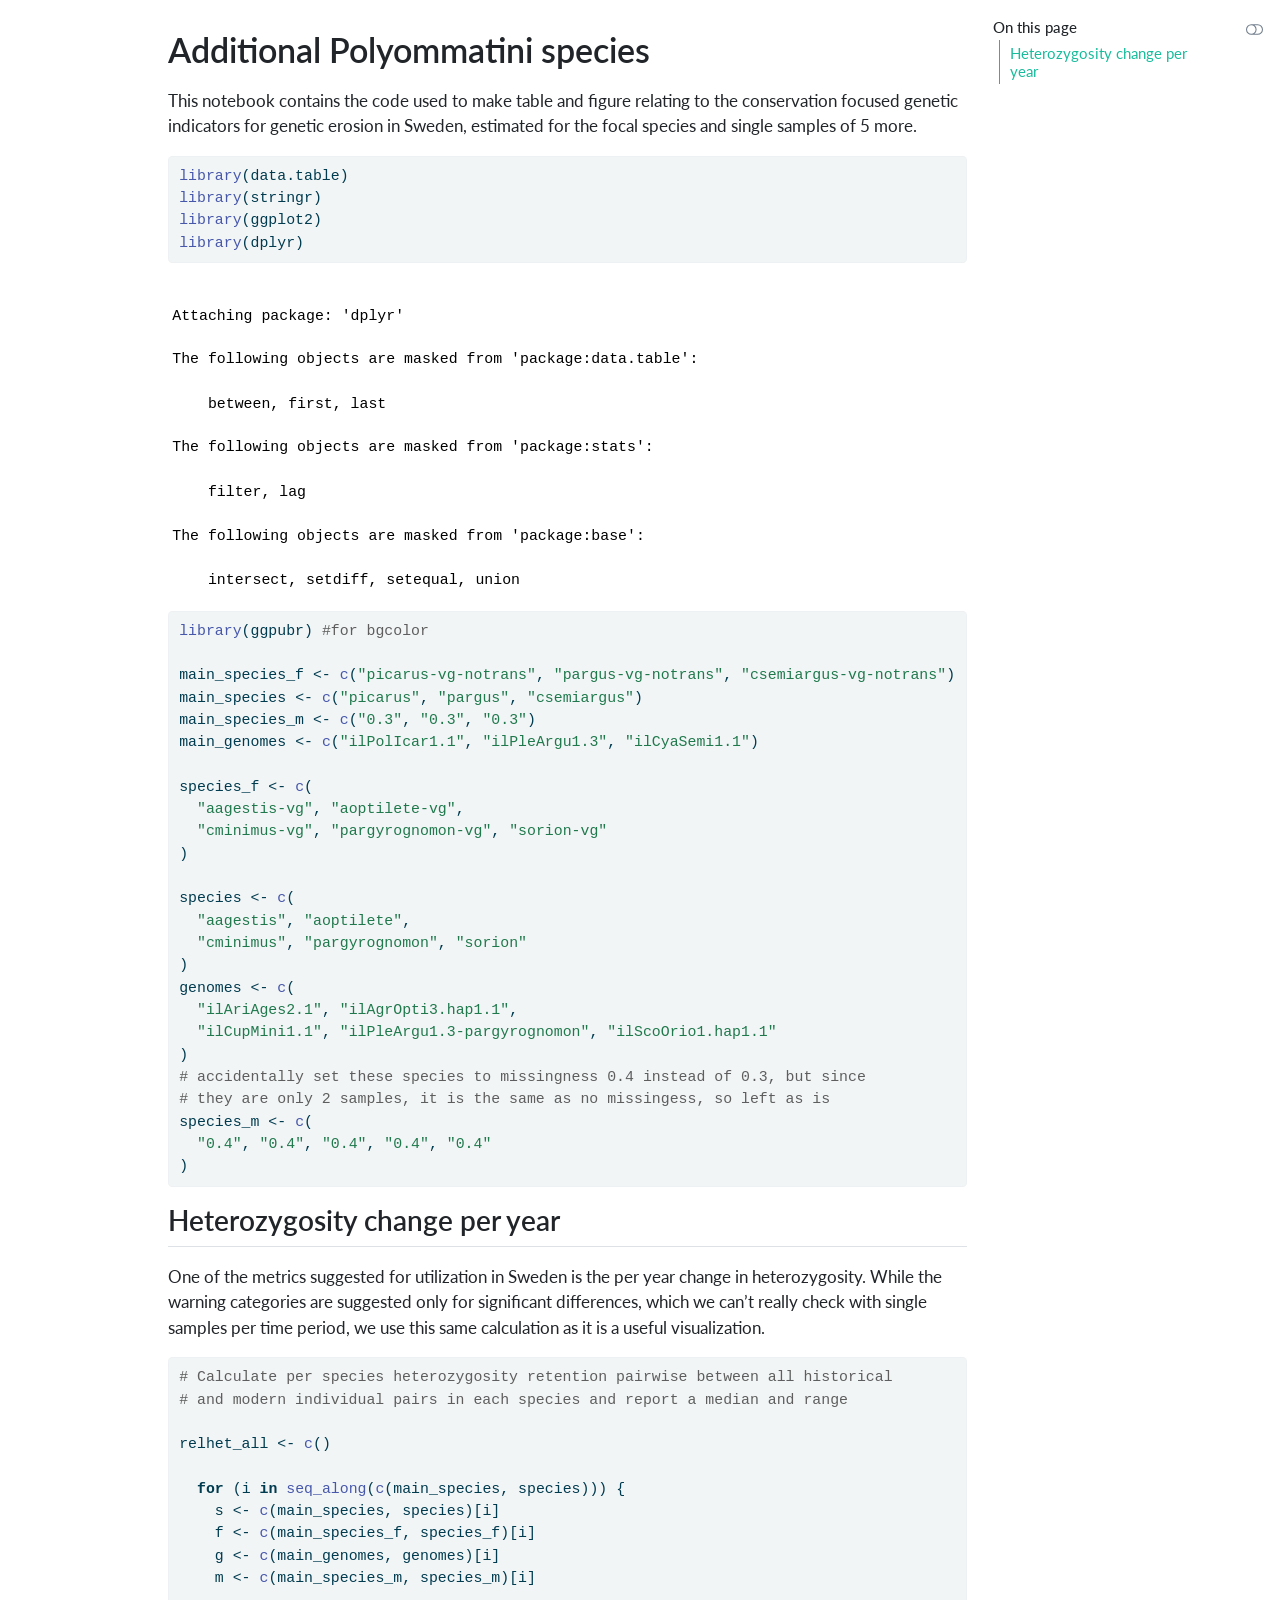
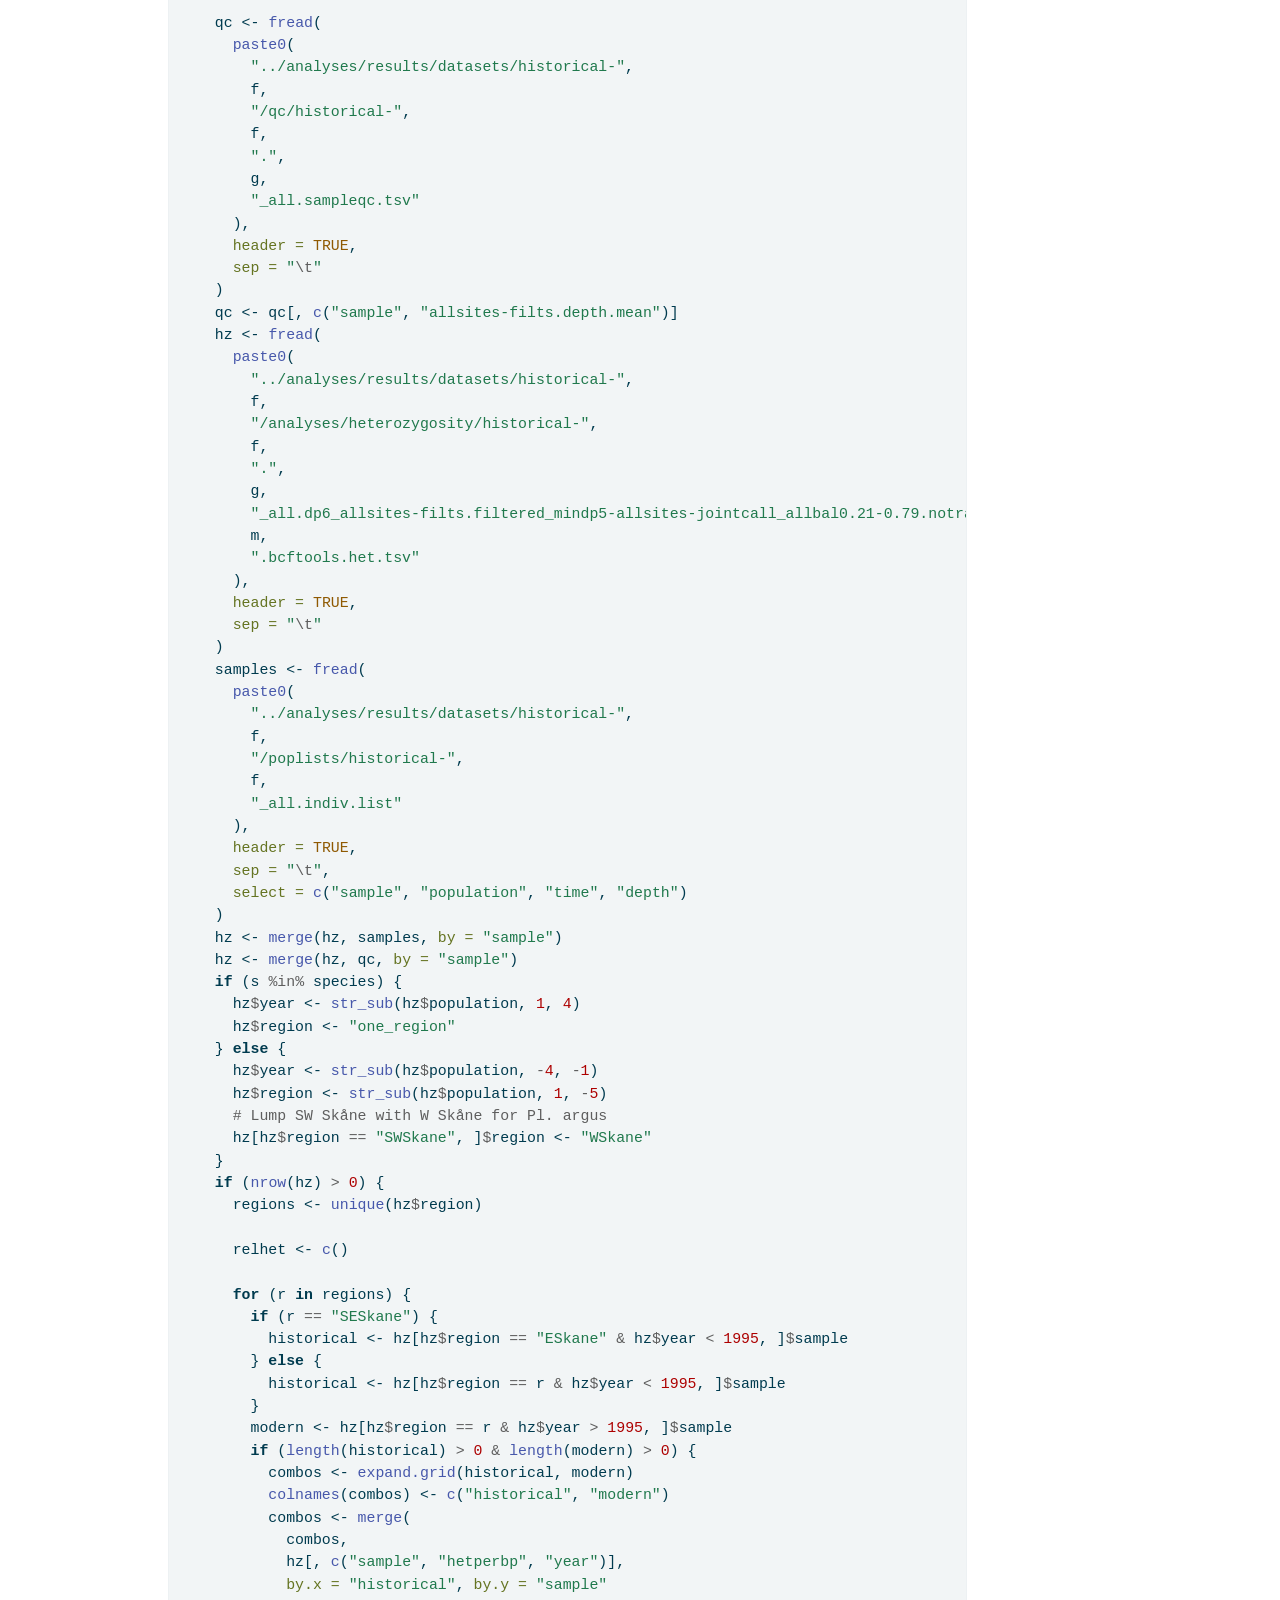
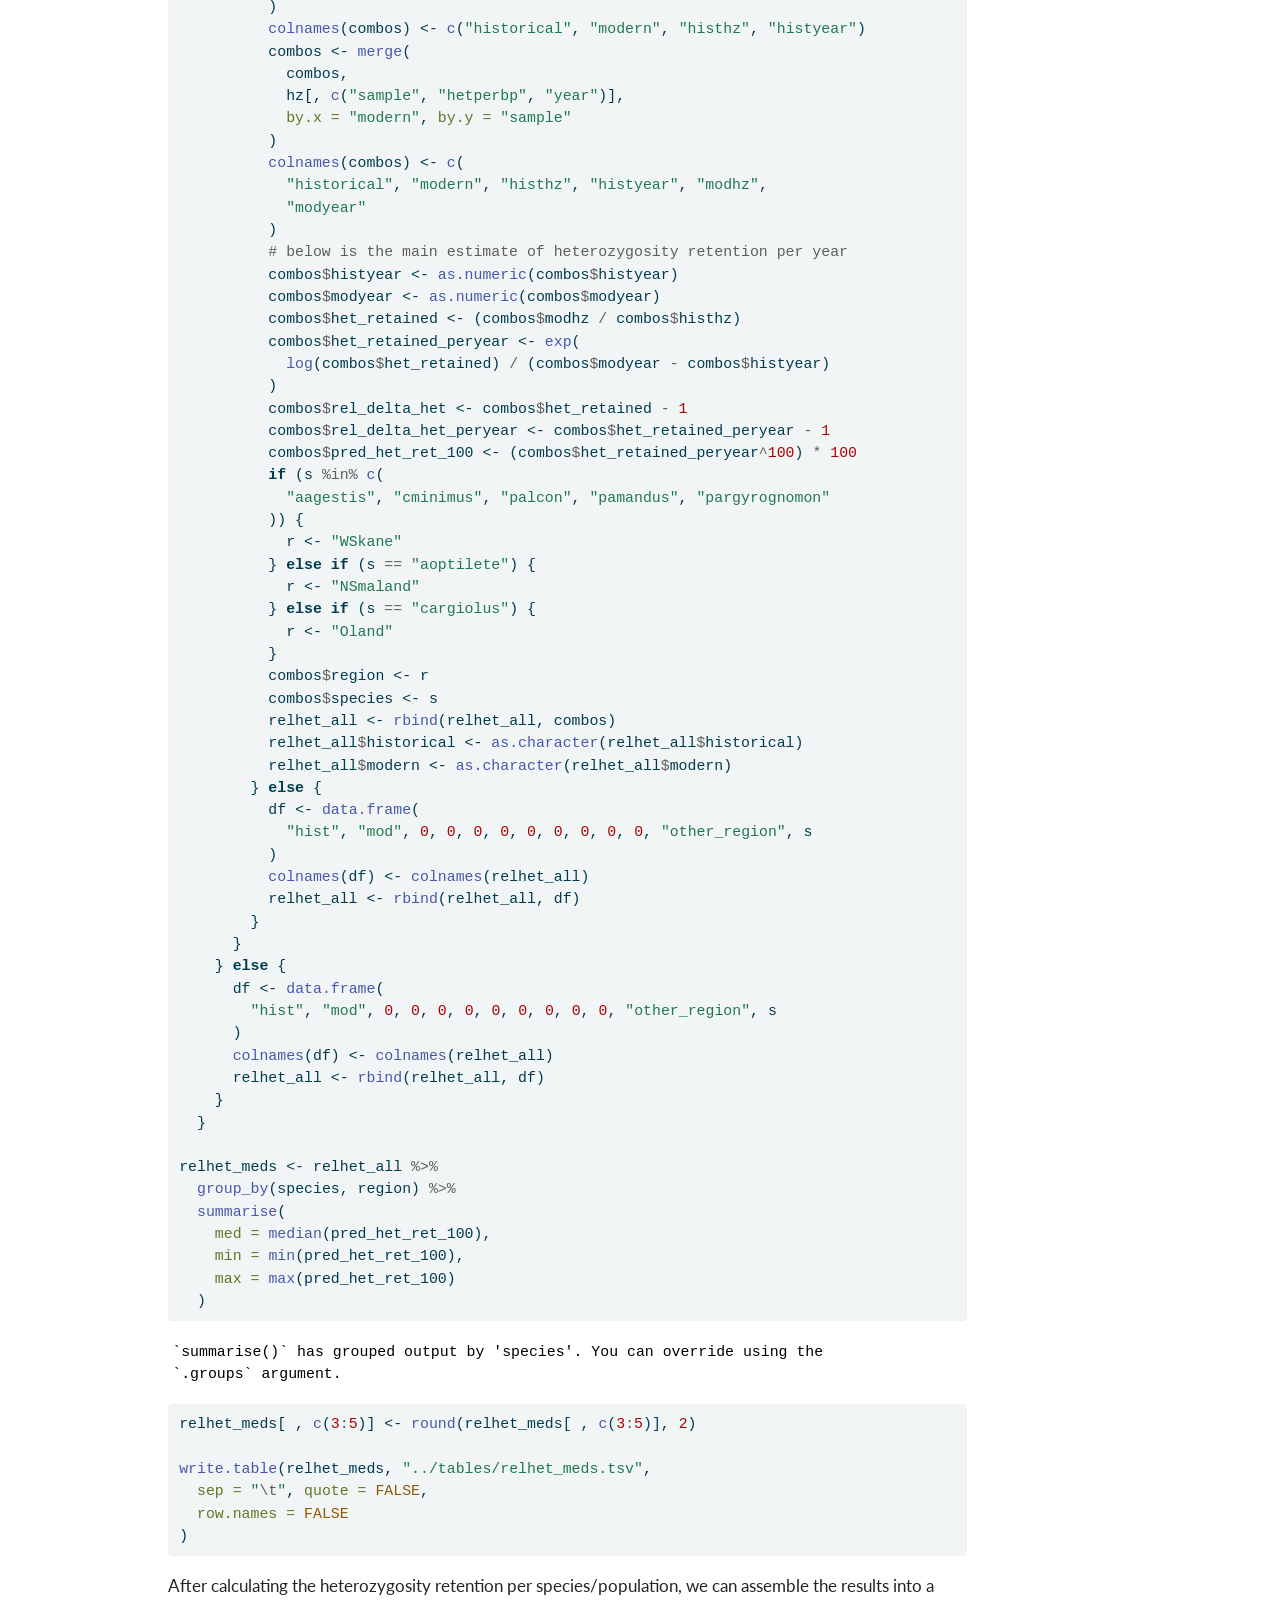
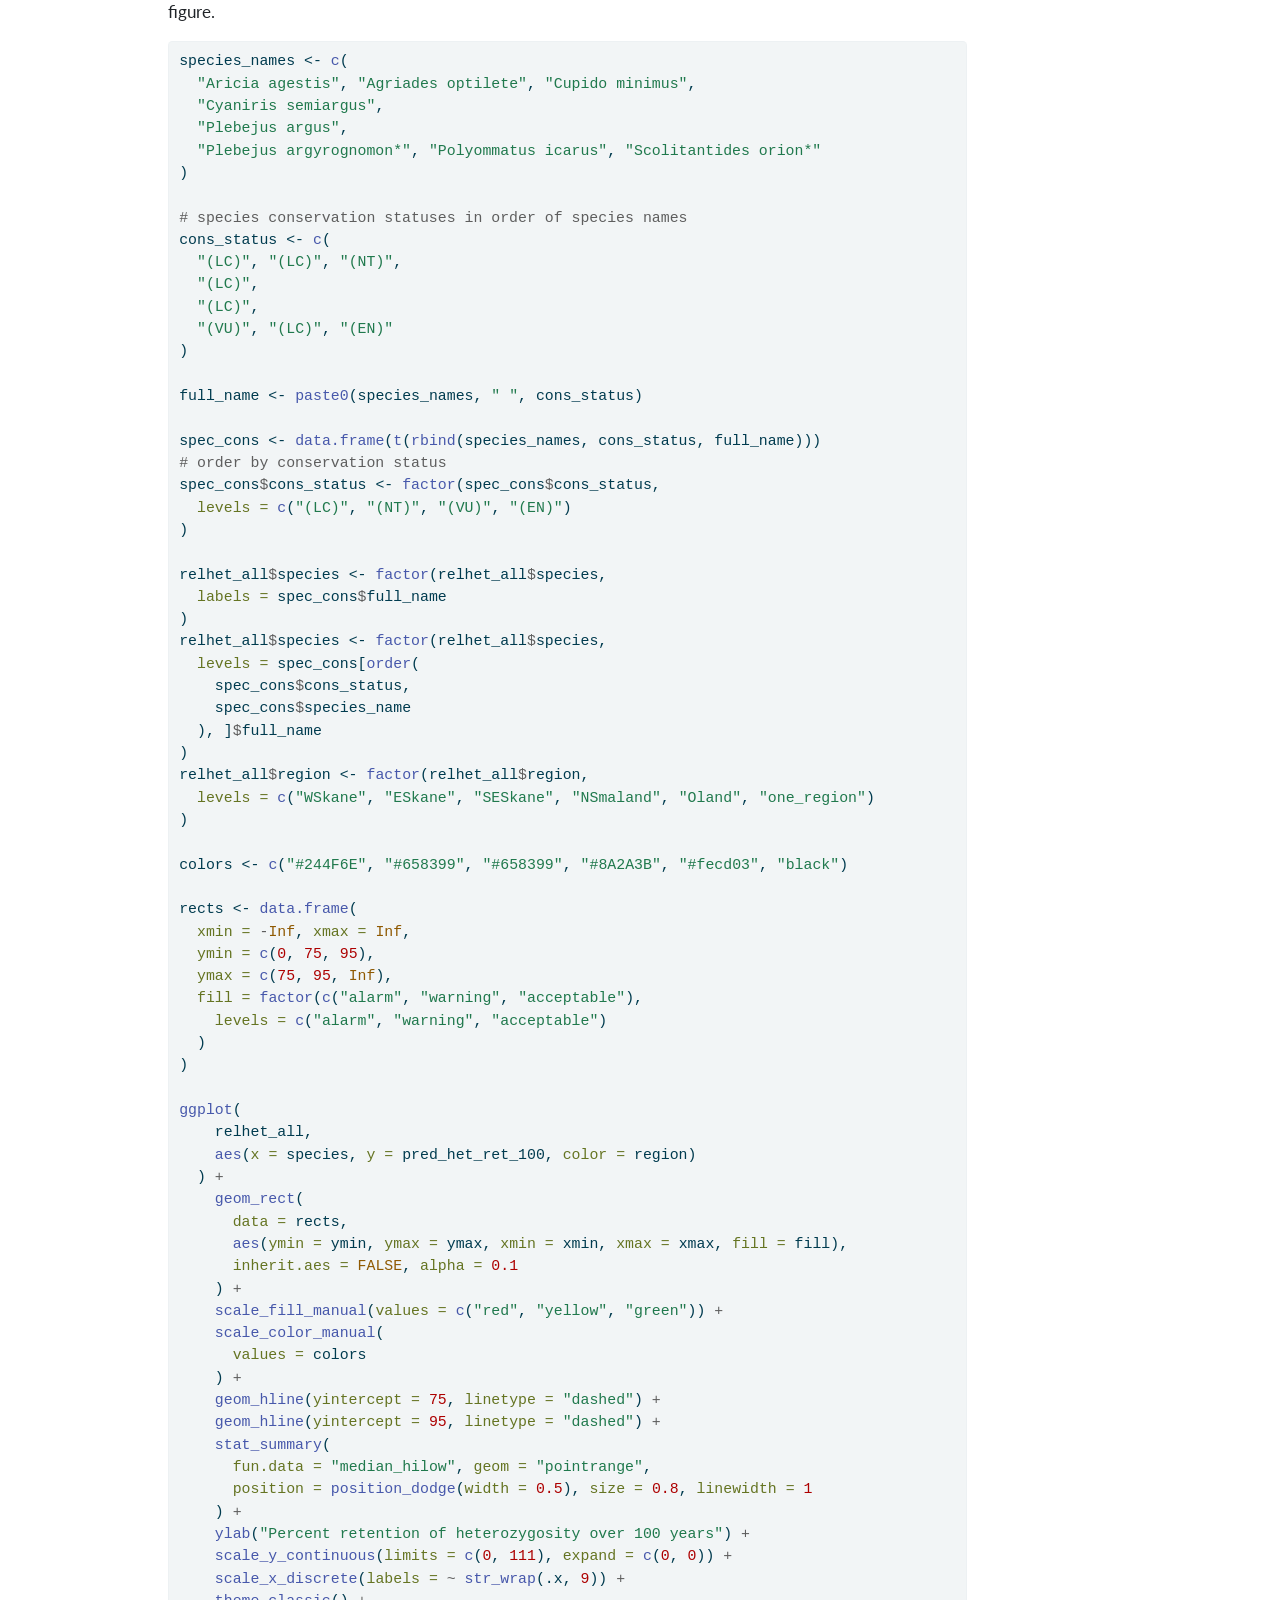
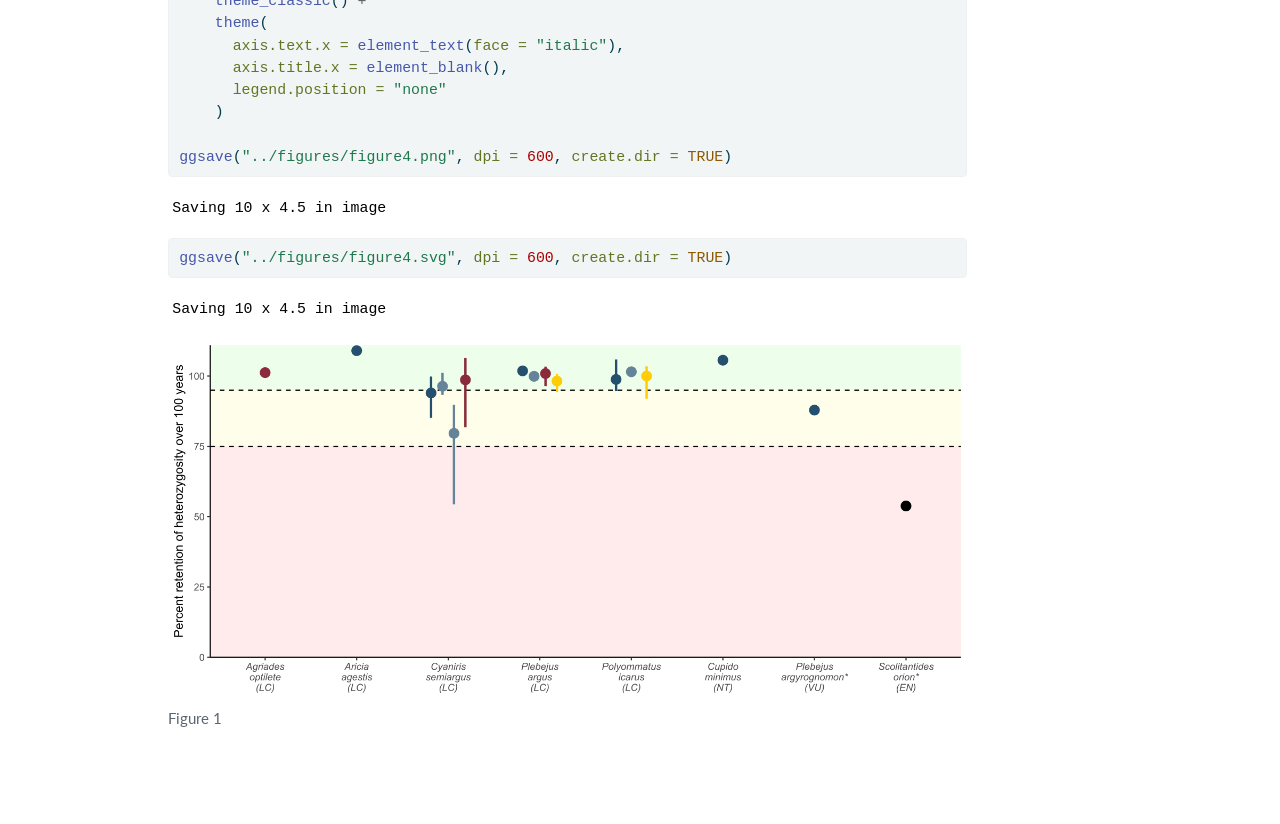
<file: docs/notebooks/05_additional_species.html>
<!DOCTYPE html>
<html xmlns="http://www.w3.org/1999/xhtml" lang="en" xml:lang="en"><head>

<meta charset="utf-8">
<meta name="generator" content="quarto-1.9.38">

<meta name="viewport" content="width=device-width, initial-scale=1.0, user-scalable=yes">


<title>Additional Polyommatini species</title>
<style>
/* Default styles provided by pandoc.
** See https://pandoc.org/MANUAL.html#variables-for-html for config info.
*/
code{white-space: pre-wrap;}
span.smallcaps{font-variant: small-caps;}
div.columns{display: flex; gap: min(4vw, 1.5em);}
div.column{flex: auto; overflow-x: auto;}
div.hanging-indent{margin-left: 1.5em; text-indent: -1.5em;}
ul.task-list{list-style: none;}
ul.task-list li input[type="checkbox"] {
  width: 0.8em;
  margin: 0 0.8em 0.2em -1em; /* quarto-specific, see https://github.com/quarto-dev/quarto-cli/issues/4556 */ 
  vertical-align: middle;
}
/* CSS for syntax highlighting */
html { -webkit-text-size-adjust: 100%; }
pre > code.sourceCode { white-space: pre; position: relative; }
pre > code.sourceCode > span { display: inline-block; line-height: 1.25; }
pre > code.sourceCode > span:empty { height: 1.2em; }
.sourceCode { overflow: visible; }
code.sourceCode > span { color: inherit; text-decoration: inherit; }
div.sourceCode { margin: 1em 0; }
pre.sourceCode { margin: 0; }
@media screen {
div.sourceCode { overflow: auto; }
}
@media print {
pre > code.sourceCode { white-space: pre-wrap; }
pre > code.sourceCode > span { text-indent: -5em; padding-left: 5em; }
}
pre.numberSource code
  { counter-reset: source-line 0; }
pre.numberSource code > span
  { position: relative; left: -4em; counter-increment: source-line; }
pre.numberSource code > span > a:first-child::before
  { content: counter(source-line);
    position: relative; left: -1em; text-align: right; vertical-align: baseline;
    border: none; display: inline-block;
    -webkit-touch-callout: none; -webkit-user-select: none;
    -khtml-user-select: none; -moz-user-select: none;
    -ms-user-select: none; user-select: none;
    padding: 0 4px; width: 4em;
  }
pre.numberSource { margin-left: 3em;  padding-left: 4px; }
div.sourceCode
  {   }
@media screen {
pre > code.sourceCode > span > a:first-child::before { text-decoration: underline; }
}
</style>


<script src="../site_libs/quarto-nav/quarto-nav.js"></script>
<script src="../site_libs/clipboard/clipboard.min.js"></script>
<script src="../site_libs/quarto-search/autocomplete.umd.js"></script>
<script src="../site_libs/quarto-search/fuse.min.js"></script>
<script src="../site_libs/quarto-search/quarto-search.js"></script>
<meta name="quarto:offset" content="../">
<script src="../site_libs/quarto-html/quarto.js" type="module"></script>
<script src="../site_libs/quarto-html/tabsets/tabsets.js" type="module"></script>
<script src="../site_libs/quarto-html/popper.min.js"></script>
<script src="../site_libs/quarto-html/tippy.umd.min.js"></script>
<script src="../site_libs/quarto-html/anchor.min.js"></script>
<link href="../site_libs/quarto-html/tippy.css" rel="stylesheet">
<link href="../site_libs/quarto-html/quarto-syntax-highlighting-15634bcf2e68342d4ad2dfa704d543f6.css" rel="stylesheet" class="quarto-color-scheme" id="quarto-text-highlighting-styles">
<link href="../site_libs/quarto-html/quarto-syntax-highlighting-dark-0a6b7249c26820e032cb0bd839ff02b1.css" rel="stylesheet" class="quarto-color-scheme quarto-color-alternate" id="quarto-text-highlighting-styles">
<link href="../site_libs/quarto-html/quarto-syntax-highlighting-15634bcf2e68342d4ad2dfa704d543f6.css" rel="stylesheet" class="quarto-color-scheme-extra" id="quarto-text-highlighting-styles">
<script src="../site_libs/bootstrap/bootstrap.min.js"></script>
<link href="../site_libs/bootstrap/bootstrap-icons.css" rel="stylesheet">
<link href="../site_libs/bootstrap/bootstrap-6033a600180109c3731f6a886c29932c.min.css" rel="stylesheet" append-hash="true" class="quarto-color-scheme" id="quarto-bootstrap" data-mode="light">
<link href="../site_libs/bootstrap/bootstrap-dark-5685cd926c25366c96d9f1407e584118.min.css" rel="stylesheet" append-hash="true" class="quarto-color-scheme quarto-color-alternate" id="quarto-bootstrap" data-mode="dark">
<link href="../site_libs/bootstrap/bootstrap-6033a600180109c3731f6a886c29932c.min.css" rel="stylesheet" append-hash="true" class="quarto-color-scheme-extra" id="quarto-bootstrap" data-mode="light">
<script id="quarto-search-options" type="application/json">{
  "location": "sidebar",
  "copy-button": false,
  "collapse-after": 3,
  "panel-placement": "start",
  "type": "textbox",
  "limit": 50,
  "keyboard-shortcut": [
    "f",
    "/",
    "s"
  ],
  "show-item-context": false,
  "language": {
    "search-no-results-text": "No results",
    "search-matching-documents-text": "matching documents",
    "search-copy-link-title": "Copy link to search",
    "search-hide-matches-text": "Hide additional matches",
    "search-more-match-text": "more match in this document",
    "search-more-matches-text": "more matches in this document",
    "search-clear-button-title": "Clear",
    "search-text-placeholder": "",
    "search-detached-cancel-button-title": "Cancel",
    "search-submit-button-title": "Submit",
    "search-label": "Search"
  }
}</script>


</head>

<body class="quarto-light"><script id="quarto-html-before-body" type="application/javascript">
    const toggleBodyColorMode = (bsSheetEl) => {
      const mode = bsSheetEl.getAttribute("data-mode");
      const bodyEl = window.document.querySelector("body");
      if (mode === "dark") {
        bodyEl.classList.add("quarto-dark");
        bodyEl.classList.remove("quarto-light");
      } else {
        bodyEl.classList.add("quarto-light");
        bodyEl.classList.remove("quarto-dark");
      }
    }
    const toggleBodyColorPrimary = () => {
      const bsSheetEl = window.document.querySelector("link#quarto-bootstrap:not([rel=disabled-stylesheet])");
      if (bsSheetEl) {
        toggleBodyColorMode(bsSheetEl);
      }
    }
    const setColorSchemeToggle = (alternate) => {
      const toggles = window.document.querySelectorAll('.quarto-color-scheme-toggle');
      for (let i=0; i < toggles.length; i++) {
        const toggle = toggles[i];
        if (toggle) {
          if (alternate) {
            toggle.classList.add("alternate");
          } else {
            toggle.classList.remove("alternate");
          }
        }
      }
    };
    const toggleColorMode = (alternate) => {
      // Switch the stylesheets
      const primaryStylesheets = window.document.querySelectorAll('link.quarto-color-scheme:not(.quarto-color-alternate)');
      const alternateStylesheets = window.document.querySelectorAll('link.quarto-color-scheme.quarto-color-alternate');
      manageTransitions('#quarto-margin-sidebar .nav-link', false);
      if (alternate) {
        // note: dark is layered on light, we don't disable primary!
        enableStylesheet(alternateStylesheets);
        for (const sheetNode of alternateStylesheets) {
          if (sheetNode.id === "quarto-bootstrap") {
            toggleBodyColorMode(sheetNode);
          }
        }
      } else {
        disableStylesheet(alternateStylesheets);
        enableStylesheet(primaryStylesheets)
        toggleBodyColorPrimary();
      }
      manageTransitions('#quarto-margin-sidebar .nav-link', true);
      // Switch the toggles
      setColorSchemeToggle(alternate)
      // Hack to workaround the fact that safari doesn't
      // properly recolor the scrollbar when toggling (#1455)
      if (navigator.userAgent.indexOf('Safari') > 0 && navigator.userAgent.indexOf('Chrome') == -1) {
        manageTransitions("body", false);
        window.scrollTo(0, 1);
        setTimeout(() => {
          window.scrollTo(0, 0);
          manageTransitions("body", true);
        }, 40);
      }
    }
    const disableStylesheet = (stylesheets) => {
      for (let i=0; i < stylesheets.length; i++) {
        const stylesheet = stylesheets[i];
        stylesheet.rel = 'disabled-stylesheet';
      }
    }
    const enableStylesheet = (stylesheets) => {
      for (let i=0; i < stylesheets.length; i++) {
        const stylesheet = stylesheets[i];
        if(stylesheet.rel !== 'stylesheet') { // for Chrome, which will still FOUC without this check
          stylesheet.rel = 'stylesheet';
        }
      }
    }
    const manageTransitions = (selector, allowTransitions) => {
      const els = window.document.querySelectorAll(selector);
      for (let i=0; i < els.length; i++) {
        const el = els[i];
        if (allowTransitions) {
          el.classList.remove('notransition');
        } else {
          el.classList.add('notransition');
        }
      }
    }
    const isFileUrl = () => {
      return window.location.protocol === 'file:';
    }
    const hasAlternateSentinel = () => {
      let styleSentinel = getColorSchemeSentinel();
      if (styleSentinel !== null) {
        return styleSentinel === "alternate";
      } else {
        return false;
      }
    }
    const setStyleSentinel = (alternate) => {
      const value = alternate ? "alternate" : "default";
      if (!isFileUrl()) {
        window.localStorage.setItem("quarto-color-scheme", value);
      } else {
        localAlternateSentinel = value;
      }
    }
    const getColorSchemeSentinel = () => {
      if (!isFileUrl()) {
        const storageValue = window.localStorage.getItem("quarto-color-scheme");
        return storageValue != null ? storageValue : localAlternateSentinel;
      } else {
        return localAlternateSentinel;
      }
    }
    const toggleGiscusIfUsed = (isAlternate, darkModeDefault) => {
      const baseTheme = document.querySelector('#giscus-base-theme')?.value ?? 'light';
      const alternateTheme = document.querySelector('#giscus-alt-theme')?.value ?? 'dark';
      let newTheme = '';
      if(authorPrefersDark) {
        newTheme = isAlternate ? baseTheme : alternateTheme;
      } else {
        newTheme = isAlternate ? alternateTheme : baseTheme;
      }
      const changeGiscusTheme = () => {
        // From: https://github.com/giscus/giscus/issues/336
        const sendMessage = (message) => {
          const iframe = document.querySelector('iframe.giscus-frame');
          if (!iframe) return;
          iframe.contentWindow.postMessage({ giscus: message }, 'https://giscus.app');
        }
        sendMessage({
          setConfig: {
            theme: newTheme
          }
        });
      }
      const isGiscussLoaded = window.document.querySelector('iframe.giscus-frame') !== null;
      if (isGiscussLoaded) {
        changeGiscusTheme();
      }
    };
    const authorPrefersDark = false;
    const queryPrefersDark = window.matchMedia('(prefers-color-scheme: dark)');
    const darkModeDefault = queryPrefersDark.matches;
      document.querySelector('link#quarto-text-highlighting-styles.quarto-color-scheme-extra').rel = 'disabled-stylesheet';
      document.querySelector('link#quarto-bootstrap.quarto-color-scheme-extra').rel = 'disabled-stylesheet';
    let localAlternateSentinel = darkModeDefault ? 'alternate' : 'default';
    // Dark / light mode switch
    window.quartoToggleColorScheme = () => {
      // Read the current dark / light value
      let toAlternate = !hasAlternateSentinel();
      toggleColorMode(toAlternate);
      setStyleSentinel(toAlternate);
      toggleGiscusIfUsed(toAlternate, darkModeDefault);
      window.dispatchEvent(new Event('resize'));
    };
    queryPrefersDark.addEventListener("change", e => {
      if(window.localStorage.getItem("quarto-color-scheme") !== null)
        return;
      const alternate = e.matches
      toggleColorMode(alternate);
      localAlternateSentinel = e.matches ? 'alternate' : 'default'; // this is used alongside local storage!
      toggleGiscusIfUsed(alternate, darkModeDefault);
    });
    // Switch to dark mode if need be
    if (hasAlternateSentinel()) {
      toggleColorMode(true);
    } else {
      toggleColorMode(false);
    }
  </script>

<div id="quarto-search-results"></div>
<!-- content -->
<div id="quarto-content" class="quarto-container page-columns page-rows-contents page-layout-article">
<!-- sidebar -->
<!-- margin-sidebar -->
    <div id="quarto-margin-sidebar" class="sidebar margin-sidebar">
        <nav id="TOC" role="doc-toc" class="toc-active">
    <h2 id="toc-title">On this page</h2>
   
  <ul>
  <li><a href="#heterozygosity-change-per-year" id="toc-heterozygosity-change-per-year" class="nav-link active" data-scroll-target="#heterozygosity-change-per-year">Heterozygosity change per year</a></li>
  </ul>
</nav>
    </div>
<!-- main -->
<main class="content" id="quarto-document-content">


<header id="title-block-header" class="quarto-title-block default">
<div class="quarto-title">
<h1 class="title">Additional Polyommatini species</h1>
</div>



<div class="quarto-title-meta">

    
  
    
  </div>
  


</header>


<p>This notebook contains the code used to make table and figure relating to the conservation focused genetic indicators for genetic erosion in Sweden, estimated for the focal species and single samples of 5 more.</p>
<div class="cell">
<div class="code-copy-outer-scaffold"><div class="sourceCode cell-code" id="cb1"><pre class="sourceCode r code-with-copy"><code class="sourceCode r"><span id="cb1-1"><a href="#cb1-1" aria-hidden="true" tabindex="-1"></a><span class="fu">library</span>(data.table)</span>
<span id="cb1-2"><a href="#cb1-2" aria-hidden="true" tabindex="-1"></a><span class="fu">library</span>(stringr)</span>
<span id="cb1-3"><a href="#cb1-3" aria-hidden="true" tabindex="-1"></a><span class="fu">library</span>(ggplot2)</span>
<span id="cb1-4"><a href="#cb1-4" aria-hidden="true" tabindex="-1"></a><span class="fu">library</span>(dplyr)</span></code></pre></div><button title="Copy to Clipboard" class="code-copy-button"><i class="bi"></i></button></div>
<div class="cell-output cell-output-stderr">
<pre><code>
Attaching package: 'dplyr'</code></pre>
</div>
<div class="cell-output cell-output-stderr">
<pre><code>The following objects are masked from 'package:data.table':

    between, first, last</code></pre>
</div>
<div class="cell-output cell-output-stderr">
<pre><code>The following objects are masked from 'package:stats':

    filter, lag</code></pre>
</div>
<div class="cell-output cell-output-stderr">
<pre><code>The following objects are masked from 'package:base':

    intersect, setdiff, setequal, union</code></pre>
</div>
<div class="code-copy-outer-scaffold"><div class="sourceCode cell-code" id="cb6"><pre class="sourceCode r code-with-copy"><code class="sourceCode r"><span id="cb6-1"><a href="#cb6-1" aria-hidden="true" tabindex="-1"></a><span class="fu">library</span>(ggpubr) <span class="co">#for bgcolor</span></span>
<span id="cb6-2"><a href="#cb6-2" aria-hidden="true" tabindex="-1"></a></span>
<span id="cb6-3"><a href="#cb6-3" aria-hidden="true" tabindex="-1"></a>main_species_f <span class="ot">&lt;-</span> <span class="fu">c</span>(<span class="st">"picarus-vg-notrans"</span>, <span class="st">"pargus-vg-notrans"</span>, <span class="st">"csemiargus-vg-notrans"</span>)</span>
<span id="cb6-4"><a href="#cb6-4" aria-hidden="true" tabindex="-1"></a>main_species <span class="ot">&lt;-</span> <span class="fu">c</span>(<span class="st">"picarus"</span>, <span class="st">"pargus"</span>, <span class="st">"csemiargus"</span>)</span>
<span id="cb6-5"><a href="#cb6-5" aria-hidden="true" tabindex="-1"></a>main_species_m <span class="ot">&lt;-</span> <span class="fu">c</span>(<span class="st">"0.3"</span>, <span class="st">"0.3"</span>, <span class="st">"0.3"</span>)</span>
<span id="cb6-6"><a href="#cb6-6" aria-hidden="true" tabindex="-1"></a>main_genomes <span class="ot">&lt;-</span> <span class="fu">c</span>(<span class="st">"ilPolIcar1.1"</span>, <span class="st">"ilPleArgu1.3"</span>, <span class="st">"ilCyaSemi1.1"</span>)</span>
<span id="cb6-7"><a href="#cb6-7" aria-hidden="true" tabindex="-1"></a></span>
<span id="cb6-8"><a href="#cb6-8" aria-hidden="true" tabindex="-1"></a>species_f <span class="ot">&lt;-</span> <span class="fu">c</span>(</span>
<span id="cb6-9"><a href="#cb6-9" aria-hidden="true" tabindex="-1"></a>  <span class="st">"aagestis-vg"</span>, <span class="st">"aoptilete-vg"</span>,</span>
<span id="cb6-10"><a href="#cb6-10" aria-hidden="true" tabindex="-1"></a>  <span class="st">"cminimus-vg"</span>, <span class="st">"pargyrognomon-vg"</span>, <span class="st">"sorion-vg"</span></span>
<span id="cb6-11"><a href="#cb6-11" aria-hidden="true" tabindex="-1"></a>)</span>
<span id="cb6-12"><a href="#cb6-12" aria-hidden="true" tabindex="-1"></a></span>
<span id="cb6-13"><a href="#cb6-13" aria-hidden="true" tabindex="-1"></a>species <span class="ot">&lt;-</span> <span class="fu">c</span>(</span>
<span id="cb6-14"><a href="#cb6-14" aria-hidden="true" tabindex="-1"></a>  <span class="st">"aagestis"</span>, <span class="st">"aoptilete"</span>,</span>
<span id="cb6-15"><a href="#cb6-15" aria-hidden="true" tabindex="-1"></a>  <span class="st">"cminimus"</span>, <span class="st">"pargyrognomon"</span>, <span class="st">"sorion"</span></span>
<span id="cb6-16"><a href="#cb6-16" aria-hidden="true" tabindex="-1"></a>)</span>
<span id="cb6-17"><a href="#cb6-17" aria-hidden="true" tabindex="-1"></a>genomes <span class="ot">&lt;-</span> <span class="fu">c</span>(</span>
<span id="cb6-18"><a href="#cb6-18" aria-hidden="true" tabindex="-1"></a>  <span class="st">"ilAriAges2.1"</span>, <span class="st">"ilAgrOpti3.hap1.1"</span>,</span>
<span id="cb6-19"><a href="#cb6-19" aria-hidden="true" tabindex="-1"></a>  <span class="st">"ilCupMini1.1"</span>, <span class="st">"ilPleArgu1.3-pargyrognomon"</span>, <span class="st">"ilScoOrio1.hap1.1"</span></span>
<span id="cb6-20"><a href="#cb6-20" aria-hidden="true" tabindex="-1"></a>)</span>
<span id="cb6-21"><a href="#cb6-21" aria-hidden="true" tabindex="-1"></a><span class="co"># accidentally set these species to missingness 0.4 instead of 0.3, but since</span></span>
<span id="cb6-22"><a href="#cb6-22" aria-hidden="true" tabindex="-1"></a><span class="co"># they are only 2 samples, it is the same as no missingess, so left as is</span></span>
<span id="cb6-23"><a href="#cb6-23" aria-hidden="true" tabindex="-1"></a>species_m <span class="ot">&lt;-</span> <span class="fu">c</span>(</span>
<span id="cb6-24"><a href="#cb6-24" aria-hidden="true" tabindex="-1"></a>  <span class="st">"0.4"</span>, <span class="st">"0.4"</span>, <span class="st">"0.4"</span>, <span class="st">"0.4"</span>, <span class="st">"0.4"</span></span>
<span id="cb6-25"><a href="#cb6-25" aria-hidden="true" tabindex="-1"></a>)</span></code></pre></div><button title="Copy to Clipboard" class="code-copy-button"><i class="bi"></i></button></div>
</div>
<section id="heterozygosity-change-per-year" class="level2">
<h2 class="anchored" data-anchor-id="heterozygosity-change-per-year">Heterozygosity change per year</h2>
<p>One of the metrics suggested for utilization in Sweden is the per year change in heterozygosity. While the warning categories are suggested only for significant differences, which we can’t really check with single samples per time period, we use this same calculation as it is a useful visualization.</p>
<div class="cell">
<div class="code-copy-outer-scaffold"><div class="sourceCode cell-code" id="cb7"><pre class="sourceCode r code-with-copy"><code class="sourceCode r"><span id="cb7-1"><a href="#cb7-1" aria-hidden="true" tabindex="-1"></a><span class="co"># Calculate per species heterozygosity retention pairwise between all historical</span></span>
<span id="cb7-2"><a href="#cb7-2" aria-hidden="true" tabindex="-1"></a><span class="co"># and modern individual pairs in each species and report a median and range</span></span>
<span id="cb7-3"><a href="#cb7-3" aria-hidden="true" tabindex="-1"></a></span>
<span id="cb7-4"><a href="#cb7-4" aria-hidden="true" tabindex="-1"></a>relhet_all <span class="ot">&lt;-</span> <span class="fu">c</span>()</span>
<span id="cb7-5"><a href="#cb7-5" aria-hidden="true" tabindex="-1"></a></span>
<span id="cb7-6"><a href="#cb7-6" aria-hidden="true" tabindex="-1"></a>  <span class="cf">for</span> (i <span class="cf">in</span> <span class="fu">seq_along</span>(<span class="fu">c</span>(main_species, species))) {</span>
<span id="cb7-7"><a href="#cb7-7" aria-hidden="true" tabindex="-1"></a>    s <span class="ot">&lt;-</span> <span class="fu">c</span>(main_species, species)[i]</span>
<span id="cb7-8"><a href="#cb7-8" aria-hidden="true" tabindex="-1"></a>    f <span class="ot">&lt;-</span> <span class="fu">c</span>(main_species_f, species_f)[i]</span>
<span id="cb7-9"><a href="#cb7-9" aria-hidden="true" tabindex="-1"></a>    g <span class="ot">&lt;-</span> <span class="fu">c</span>(main_genomes, genomes)[i]</span>
<span id="cb7-10"><a href="#cb7-10" aria-hidden="true" tabindex="-1"></a>    m <span class="ot">&lt;-</span> <span class="fu">c</span>(main_species_m, species_m)[i]</span>
<span id="cb7-11"><a href="#cb7-11" aria-hidden="true" tabindex="-1"></a></span>
<span id="cb7-12"><a href="#cb7-12" aria-hidden="true" tabindex="-1"></a>    qc <span class="ot">&lt;-</span> <span class="fu">fread</span>(</span>
<span id="cb7-13"><a href="#cb7-13" aria-hidden="true" tabindex="-1"></a>      <span class="fu">paste0</span>(</span>
<span id="cb7-14"><a href="#cb7-14" aria-hidden="true" tabindex="-1"></a>        <span class="st">"../analyses/results/datasets/historical-"</span>,</span>
<span id="cb7-15"><a href="#cb7-15" aria-hidden="true" tabindex="-1"></a>        f,</span>
<span id="cb7-16"><a href="#cb7-16" aria-hidden="true" tabindex="-1"></a>        <span class="st">"/qc/historical-"</span>,</span>
<span id="cb7-17"><a href="#cb7-17" aria-hidden="true" tabindex="-1"></a>        f,</span>
<span id="cb7-18"><a href="#cb7-18" aria-hidden="true" tabindex="-1"></a>        <span class="st">"."</span>,</span>
<span id="cb7-19"><a href="#cb7-19" aria-hidden="true" tabindex="-1"></a>        g,</span>
<span id="cb7-20"><a href="#cb7-20" aria-hidden="true" tabindex="-1"></a>        <span class="st">"_all.sampleqc.tsv"</span></span>
<span id="cb7-21"><a href="#cb7-21" aria-hidden="true" tabindex="-1"></a>      ),</span>
<span id="cb7-22"><a href="#cb7-22" aria-hidden="true" tabindex="-1"></a>      <span class="at">header =</span> <span class="cn">TRUE</span>,</span>
<span id="cb7-23"><a href="#cb7-23" aria-hidden="true" tabindex="-1"></a>      <span class="at">sep =</span> <span class="st">"</span><span class="sc">\t</span><span class="st">"</span></span>
<span id="cb7-24"><a href="#cb7-24" aria-hidden="true" tabindex="-1"></a>    )</span>
<span id="cb7-25"><a href="#cb7-25" aria-hidden="true" tabindex="-1"></a>    qc <span class="ot">&lt;-</span> qc[, <span class="fu">c</span>(<span class="st">"sample"</span>, <span class="st">"allsites-filts.depth.mean"</span>)]</span>
<span id="cb7-26"><a href="#cb7-26" aria-hidden="true" tabindex="-1"></a>    hz <span class="ot">&lt;-</span> <span class="fu">fread</span>(</span>
<span id="cb7-27"><a href="#cb7-27" aria-hidden="true" tabindex="-1"></a>      <span class="fu">paste0</span>(</span>
<span id="cb7-28"><a href="#cb7-28" aria-hidden="true" tabindex="-1"></a>        <span class="st">"../analyses/results/datasets/historical-"</span>,</span>
<span id="cb7-29"><a href="#cb7-29" aria-hidden="true" tabindex="-1"></a>        f,</span>
<span id="cb7-30"><a href="#cb7-30" aria-hidden="true" tabindex="-1"></a>        <span class="st">"/analyses/heterozygosity/historical-"</span>,</span>
<span id="cb7-31"><a href="#cb7-31" aria-hidden="true" tabindex="-1"></a>        f,</span>
<span id="cb7-32"><a href="#cb7-32" aria-hidden="true" tabindex="-1"></a>        <span class="st">"."</span>,</span>
<span id="cb7-33"><a href="#cb7-33" aria-hidden="true" tabindex="-1"></a>        g,</span>
<span id="cb7-34"><a href="#cb7-34" aria-hidden="true" tabindex="-1"></a>        <span class="st">"_all.dp6_allsites-filts.filtered_mindp5-allsites-jointcall_allbal0.21-0.79.notrans.fmiss"</span>,</span>
<span id="cb7-35"><a href="#cb7-35" aria-hidden="true" tabindex="-1"></a>        m,</span>
<span id="cb7-36"><a href="#cb7-36" aria-hidden="true" tabindex="-1"></a>        <span class="st">".bcftools.het.tsv"</span></span>
<span id="cb7-37"><a href="#cb7-37" aria-hidden="true" tabindex="-1"></a>      ),</span>
<span id="cb7-38"><a href="#cb7-38" aria-hidden="true" tabindex="-1"></a>      <span class="at">header =</span> <span class="cn">TRUE</span>,</span>
<span id="cb7-39"><a href="#cb7-39" aria-hidden="true" tabindex="-1"></a>      <span class="at">sep =</span> <span class="st">"</span><span class="sc">\t</span><span class="st">"</span></span>
<span id="cb7-40"><a href="#cb7-40" aria-hidden="true" tabindex="-1"></a>    )</span>
<span id="cb7-41"><a href="#cb7-41" aria-hidden="true" tabindex="-1"></a>    samples <span class="ot">&lt;-</span> <span class="fu">fread</span>(</span>
<span id="cb7-42"><a href="#cb7-42" aria-hidden="true" tabindex="-1"></a>      <span class="fu">paste0</span>(</span>
<span id="cb7-43"><a href="#cb7-43" aria-hidden="true" tabindex="-1"></a>        <span class="st">"../analyses/results/datasets/historical-"</span>,</span>
<span id="cb7-44"><a href="#cb7-44" aria-hidden="true" tabindex="-1"></a>        f,</span>
<span id="cb7-45"><a href="#cb7-45" aria-hidden="true" tabindex="-1"></a>        <span class="st">"/poplists/historical-"</span>,</span>
<span id="cb7-46"><a href="#cb7-46" aria-hidden="true" tabindex="-1"></a>        f,</span>
<span id="cb7-47"><a href="#cb7-47" aria-hidden="true" tabindex="-1"></a>        <span class="st">"_all.indiv.list"</span></span>
<span id="cb7-48"><a href="#cb7-48" aria-hidden="true" tabindex="-1"></a>      ),</span>
<span id="cb7-49"><a href="#cb7-49" aria-hidden="true" tabindex="-1"></a>      <span class="at">header =</span> <span class="cn">TRUE</span>,</span>
<span id="cb7-50"><a href="#cb7-50" aria-hidden="true" tabindex="-1"></a>      <span class="at">sep =</span> <span class="st">"</span><span class="sc">\t</span><span class="st">"</span>,</span>
<span id="cb7-51"><a href="#cb7-51" aria-hidden="true" tabindex="-1"></a>      <span class="at">select =</span> <span class="fu">c</span>(<span class="st">"sample"</span>, <span class="st">"population"</span>, <span class="st">"time"</span>, <span class="st">"depth"</span>)</span>
<span id="cb7-52"><a href="#cb7-52" aria-hidden="true" tabindex="-1"></a>    )</span>
<span id="cb7-53"><a href="#cb7-53" aria-hidden="true" tabindex="-1"></a>    hz <span class="ot">&lt;-</span> <span class="fu">merge</span>(hz, samples, <span class="at">by =</span> <span class="st">"sample"</span>)</span>
<span id="cb7-54"><a href="#cb7-54" aria-hidden="true" tabindex="-1"></a>    hz <span class="ot">&lt;-</span> <span class="fu">merge</span>(hz, qc, <span class="at">by =</span> <span class="st">"sample"</span>)</span>
<span id="cb7-55"><a href="#cb7-55" aria-hidden="true" tabindex="-1"></a>    <span class="cf">if</span> (s <span class="sc">%in%</span> species) {</span>
<span id="cb7-56"><a href="#cb7-56" aria-hidden="true" tabindex="-1"></a>      hz<span class="sc">$</span>year <span class="ot">&lt;-</span> <span class="fu">str_sub</span>(hz<span class="sc">$</span>population, <span class="dv">1</span>, <span class="dv">4</span>)</span>
<span id="cb7-57"><a href="#cb7-57" aria-hidden="true" tabindex="-1"></a>      hz<span class="sc">$</span>region <span class="ot">&lt;-</span> <span class="st">"one_region"</span></span>
<span id="cb7-58"><a href="#cb7-58" aria-hidden="true" tabindex="-1"></a>    } <span class="cf">else</span> {</span>
<span id="cb7-59"><a href="#cb7-59" aria-hidden="true" tabindex="-1"></a>      hz<span class="sc">$</span>year <span class="ot">&lt;-</span> <span class="fu">str_sub</span>(hz<span class="sc">$</span>population, <span class="sc">-</span><span class="dv">4</span>, <span class="sc">-</span><span class="dv">1</span>)</span>
<span id="cb7-60"><a href="#cb7-60" aria-hidden="true" tabindex="-1"></a>      hz<span class="sc">$</span>region <span class="ot">&lt;-</span> <span class="fu">str_sub</span>(hz<span class="sc">$</span>population, <span class="dv">1</span>, <span class="sc">-</span><span class="dv">5</span>)</span>
<span id="cb7-61"><a href="#cb7-61" aria-hidden="true" tabindex="-1"></a>      <span class="co"># Lump SW Skåne with W Skåne for Pl. argus</span></span>
<span id="cb7-62"><a href="#cb7-62" aria-hidden="true" tabindex="-1"></a>      hz[hz<span class="sc">$</span>region <span class="sc">==</span> <span class="st">"SWSkane"</span>, ]<span class="sc">$</span>region <span class="ot">&lt;-</span> <span class="st">"WSkane"</span></span>
<span id="cb7-63"><a href="#cb7-63" aria-hidden="true" tabindex="-1"></a>    }</span>
<span id="cb7-64"><a href="#cb7-64" aria-hidden="true" tabindex="-1"></a>    <span class="cf">if</span> (<span class="fu">nrow</span>(hz) <span class="sc">&gt;</span> <span class="dv">0</span>) {</span>
<span id="cb7-65"><a href="#cb7-65" aria-hidden="true" tabindex="-1"></a>      regions <span class="ot">&lt;-</span> <span class="fu">unique</span>(hz<span class="sc">$</span>region)</span>
<span id="cb7-66"><a href="#cb7-66" aria-hidden="true" tabindex="-1"></a></span>
<span id="cb7-67"><a href="#cb7-67" aria-hidden="true" tabindex="-1"></a>      relhet <span class="ot">&lt;-</span> <span class="fu">c</span>()</span>
<span id="cb7-68"><a href="#cb7-68" aria-hidden="true" tabindex="-1"></a></span>
<span id="cb7-69"><a href="#cb7-69" aria-hidden="true" tabindex="-1"></a>      <span class="cf">for</span> (r <span class="cf">in</span> regions) {</span>
<span id="cb7-70"><a href="#cb7-70" aria-hidden="true" tabindex="-1"></a>        <span class="cf">if</span> (r <span class="sc">==</span> <span class="st">"SESkane"</span>) {</span>
<span id="cb7-71"><a href="#cb7-71" aria-hidden="true" tabindex="-1"></a>          historical <span class="ot">&lt;-</span> hz[hz<span class="sc">$</span>region <span class="sc">==</span> <span class="st">"ESkane"</span> <span class="sc">&amp;</span> hz<span class="sc">$</span>year <span class="sc">&lt;</span> <span class="dv">1995</span>, ]<span class="sc">$</span>sample</span>
<span id="cb7-72"><a href="#cb7-72" aria-hidden="true" tabindex="-1"></a>        } <span class="cf">else</span> {</span>
<span id="cb7-73"><a href="#cb7-73" aria-hidden="true" tabindex="-1"></a>          historical <span class="ot">&lt;-</span> hz[hz<span class="sc">$</span>region <span class="sc">==</span> r <span class="sc">&amp;</span> hz<span class="sc">$</span>year <span class="sc">&lt;</span> <span class="dv">1995</span>, ]<span class="sc">$</span>sample</span>
<span id="cb7-74"><a href="#cb7-74" aria-hidden="true" tabindex="-1"></a>        }</span>
<span id="cb7-75"><a href="#cb7-75" aria-hidden="true" tabindex="-1"></a>        modern <span class="ot">&lt;-</span> hz[hz<span class="sc">$</span>region <span class="sc">==</span> r <span class="sc">&amp;</span> hz<span class="sc">$</span>year <span class="sc">&gt;</span> <span class="dv">1995</span>, ]<span class="sc">$</span>sample</span>
<span id="cb7-76"><a href="#cb7-76" aria-hidden="true" tabindex="-1"></a>        <span class="cf">if</span> (<span class="fu">length</span>(historical) <span class="sc">&gt;</span> <span class="dv">0</span> <span class="sc">&amp;</span> <span class="fu">length</span>(modern) <span class="sc">&gt;</span> <span class="dv">0</span>) {</span>
<span id="cb7-77"><a href="#cb7-77" aria-hidden="true" tabindex="-1"></a>          combos <span class="ot">&lt;-</span> <span class="fu">expand.grid</span>(historical, modern)</span>
<span id="cb7-78"><a href="#cb7-78" aria-hidden="true" tabindex="-1"></a>          <span class="fu">colnames</span>(combos) <span class="ot">&lt;-</span> <span class="fu">c</span>(<span class="st">"historical"</span>, <span class="st">"modern"</span>)</span>
<span id="cb7-79"><a href="#cb7-79" aria-hidden="true" tabindex="-1"></a>          combos <span class="ot">&lt;-</span> <span class="fu">merge</span>(</span>
<span id="cb7-80"><a href="#cb7-80" aria-hidden="true" tabindex="-1"></a>            combos,</span>
<span id="cb7-81"><a href="#cb7-81" aria-hidden="true" tabindex="-1"></a>            hz[, <span class="fu">c</span>(<span class="st">"sample"</span>, <span class="st">"hetperbp"</span>, <span class="st">"year"</span>)],</span>
<span id="cb7-82"><a href="#cb7-82" aria-hidden="true" tabindex="-1"></a>            <span class="at">by.x =</span> <span class="st">"historical"</span>, <span class="at">by.y =</span> <span class="st">"sample"</span></span>
<span id="cb7-83"><a href="#cb7-83" aria-hidden="true" tabindex="-1"></a>          )</span>
<span id="cb7-84"><a href="#cb7-84" aria-hidden="true" tabindex="-1"></a>          <span class="fu">colnames</span>(combos) <span class="ot">&lt;-</span> <span class="fu">c</span>(<span class="st">"historical"</span>, <span class="st">"modern"</span>, <span class="st">"histhz"</span>, <span class="st">"histyear"</span>)</span>
<span id="cb7-85"><a href="#cb7-85" aria-hidden="true" tabindex="-1"></a>          combos <span class="ot">&lt;-</span> <span class="fu">merge</span>(</span>
<span id="cb7-86"><a href="#cb7-86" aria-hidden="true" tabindex="-1"></a>            combos,</span>
<span id="cb7-87"><a href="#cb7-87" aria-hidden="true" tabindex="-1"></a>            hz[, <span class="fu">c</span>(<span class="st">"sample"</span>, <span class="st">"hetperbp"</span>, <span class="st">"year"</span>)],</span>
<span id="cb7-88"><a href="#cb7-88" aria-hidden="true" tabindex="-1"></a>            <span class="at">by.x =</span> <span class="st">"modern"</span>, <span class="at">by.y =</span> <span class="st">"sample"</span></span>
<span id="cb7-89"><a href="#cb7-89" aria-hidden="true" tabindex="-1"></a>          )</span>
<span id="cb7-90"><a href="#cb7-90" aria-hidden="true" tabindex="-1"></a>          <span class="fu">colnames</span>(combos) <span class="ot">&lt;-</span> <span class="fu">c</span>(</span>
<span id="cb7-91"><a href="#cb7-91" aria-hidden="true" tabindex="-1"></a>            <span class="st">"historical"</span>, <span class="st">"modern"</span>, <span class="st">"histhz"</span>, <span class="st">"histyear"</span>, <span class="st">"modhz"</span>,</span>
<span id="cb7-92"><a href="#cb7-92" aria-hidden="true" tabindex="-1"></a>            <span class="st">"modyear"</span></span>
<span id="cb7-93"><a href="#cb7-93" aria-hidden="true" tabindex="-1"></a>          )</span>
<span id="cb7-94"><a href="#cb7-94" aria-hidden="true" tabindex="-1"></a>          <span class="co"># below is the main estimate of heterozygosity retention per year</span></span>
<span id="cb7-95"><a href="#cb7-95" aria-hidden="true" tabindex="-1"></a>          combos<span class="sc">$</span>histyear <span class="ot">&lt;-</span> <span class="fu">as.numeric</span>(combos<span class="sc">$</span>histyear)</span>
<span id="cb7-96"><a href="#cb7-96" aria-hidden="true" tabindex="-1"></a>          combos<span class="sc">$</span>modyear <span class="ot">&lt;-</span> <span class="fu">as.numeric</span>(combos<span class="sc">$</span>modyear)</span>
<span id="cb7-97"><a href="#cb7-97" aria-hidden="true" tabindex="-1"></a>          combos<span class="sc">$</span>het_retained <span class="ot">&lt;-</span> (combos<span class="sc">$</span>modhz <span class="sc">/</span> combos<span class="sc">$</span>histhz)</span>
<span id="cb7-98"><a href="#cb7-98" aria-hidden="true" tabindex="-1"></a>          combos<span class="sc">$</span>het_retained_peryear <span class="ot">&lt;-</span> <span class="fu">exp</span>(</span>
<span id="cb7-99"><a href="#cb7-99" aria-hidden="true" tabindex="-1"></a>            <span class="fu">log</span>(combos<span class="sc">$</span>het_retained) <span class="sc">/</span> (combos<span class="sc">$</span>modyear <span class="sc">-</span> combos<span class="sc">$</span>histyear)</span>
<span id="cb7-100"><a href="#cb7-100" aria-hidden="true" tabindex="-1"></a>          )</span>
<span id="cb7-101"><a href="#cb7-101" aria-hidden="true" tabindex="-1"></a>          combos<span class="sc">$</span>rel_delta_het <span class="ot">&lt;-</span> combos<span class="sc">$</span>het_retained <span class="sc">-</span> <span class="dv">1</span></span>
<span id="cb7-102"><a href="#cb7-102" aria-hidden="true" tabindex="-1"></a>          combos<span class="sc">$</span>rel_delta_het_peryear <span class="ot">&lt;-</span> combos<span class="sc">$</span>het_retained_peryear <span class="sc">-</span> <span class="dv">1</span></span>
<span id="cb7-103"><a href="#cb7-103" aria-hidden="true" tabindex="-1"></a>          combos<span class="sc">$</span>pred_het_ret_100 <span class="ot">&lt;-</span> (combos<span class="sc">$</span>het_retained_peryear<span class="sc">^</span><span class="dv">100</span>) <span class="sc">*</span> <span class="dv">100</span></span>
<span id="cb7-104"><a href="#cb7-104" aria-hidden="true" tabindex="-1"></a>          <span class="cf">if</span> (s <span class="sc">%in%</span> <span class="fu">c</span>(</span>
<span id="cb7-105"><a href="#cb7-105" aria-hidden="true" tabindex="-1"></a>            <span class="st">"aagestis"</span>, <span class="st">"cminimus"</span>, <span class="st">"palcon"</span>, <span class="st">"pamandus"</span>, <span class="st">"pargyrognomon"</span></span>
<span id="cb7-106"><a href="#cb7-106" aria-hidden="true" tabindex="-1"></a>          )) {</span>
<span id="cb7-107"><a href="#cb7-107" aria-hidden="true" tabindex="-1"></a>            r <span class="ot">&lt;-</span> <span class="st">"WSkane"</span></span>
<span id="cb7-108"><a href="#cb7-108" aria-hidden="true" tabindex="-1"></a>          } <span class="cf">else</span> <span class="cf">if</span> (s <span class="sc">==</span> <span class="st">"aoptilete"</span>) {</span>
<span id="cb7-109"><a href="#cb7-109" aria-hidden="true" tabindex="-1"></a>            r <span class="ot">&lt;-</span> <span class="st">"NSmaland"</span></span>
<span id="cb7-110"><a href="#cb7-110" aria-hidden="true" tabindex="-1"></a>          } <span class="cf">else</span> <span class="cf">if</span> (s <span class="sc">==</span> <span class="st">"cargiolus"</span>) {</span>
<span id="cb7-111"><a href="#cb7-111" aria-hidden="true" tabindex="-1"></a>            r <span class="ot">&lt;-</span> <span class="st">"Oland"</span></span>
<span id="cb7-112"><a href="#cb7-112" aria-hidden="true" tabindex="-1"></a>          }</span>
<span id="cb7-113"><a href="#cb7-113" aria-hidden="true" tabindex="-1"></a>          combos<span class="sc">$</span>region <span class="ot">&lt;-</span> r</span>
<span id="cb7-114"><a href="#cb7-114" aria-hidden="true" tabindex="-1"></a>          combos<span class="sc">$</span>species <span class="ot">&lt;-</span> s</span>
<span id="cb7-115"><a href="#cb7-115" aria-hidden="true" tabindex="-1"></a>          relhet_all <span class="ot">&lt;-</span> <span class="fu">rbind</span>(relhet_all, combos)</span>
<span id="cb7-116"><a href="#cb7-116" aria-hidden="true" tabindex="-1"></a>          relhet_all<span class="sc">$</span>historical <span class="ot">&lt;-</span> <span class="fu">as.character</span>(relhet_all<span class="sc">$</span>historical)</span>
<span id="cb7-117"><a href="#cb7-117" aria-hidden="true" tabindex="-1"></a>          relhet_all<span class="sc">$</span>modern <span class="ot">&lt;-</span> <span class="fu">as.character</span>(relhet_all<span class="sc">$</span>modern)</span>
<span id="cb7-118"><a href="#cb7-118" aria-hidden="true" tabindex="-1"></a>        } <span class="cf">else</span> {</span>
<span id="cb7-119"><a href="#cb7-119" aria-hidden="true" tabindex="-1"></a>          df <span class="ot">&lt;-</span> <span class="fu">data.frame</span>(</span>
<span id="cb7-120"><a href="#cb7-120" aria-hidden="true" tabindex="-1"></a>            <span class="st">"hist"</span>, <span class="st">"mod"</span>, <span class="dv">0</span>, <span class="dv">0</span>, <span class="dv">0</span>, <span class="dv">0</span>, <span class="dv">0</span>, <span class="dv">0</span>, <span class="dv">0</span>, <span class="dv">0</span>, <span class="dv">0</span>, <span class="st">"other_region"</span>, s</span>
<span id="cb7-121"><a href="#cb7-121" aria-hidden="true" tabindex="-1"></a>          )</span>
<span id="cb7-122"><a href="#cb7-122" aria-hidden="true" tabindex="-1"></a>          <span class="fu">colnames</span>(df) <span class="ot">&lt;-</span> <span class="fu">colnames</span>(relhet_all)</span>
<span id="cb7-123"><a href="#cb7-123" aria-hidden="true" tabindex="-1"></a>          relhet_all <span class="ot">&lt;-</span> <span class="fu">rbind</span>(relhet_all, df)</span>
<span id="cb7-124"><a href="#cb7-124" aria-hidden="true" tabindex="-1"></a>        }</span>
<span id="cb7-125"><a href="#cb7-125" aria-hidden="true" tabindex="-1"></a>      }</span>
<span id="cb7-126"><a href="#cb7-126" aria-hidden="true" tabindex="-1"></a>    } <span class="cf">else</span> {</span>
<span id="cb7-127"><a href="#cb7-127" aria-hidden="true" tabindex="-1"></a>      df <span class="ot">&lt;-</span> <span class="fu">data.frame</span>(</span>
<span id="cb7-128"><a href="#cb7-128" aria-hidden="true" tabindex="-1"></a>        <span class="st">"hist"</span>, <span class="st">"mod"</span>, <span class="dv">0</span>, <span class="dv">0</span>, <span class="dv">0</span>, <span class="dv">0</span>, <span class="dv">0</span>, <span class="dv">0</span>, <span class="dv">0</span>, <span class="dv">0</span>, <span class="dv">0</span>, <span class="st">"other_region"</span>, s</span>
<span id="cb7-129"><a href="#cb7-129" aria-hidden="true" tabindex="-1"></a>      )</span>
<span id="cb7-130"><a href="#cb7-130" aria-hidden="true" tabindex="-1"></a>      <span class="fu">colnames</span>(df) <span class="ot">&lt;-</span> <span class="fu">colnames</span>(relhet_all)</span>
<span id="cb7-131"><a href="#cb7-131" aria-hidden="true" tabindex="-1"></a>      relhet_all <span class="ot">&lt;-</span> <span class="fu">rbind</span>(relhet_all, df)</span>
<span id="cb7-132"><a href="#cb7-132" aria-hidden="true" tabindex="-1"></a>    }</span>
<span id="cb7-133"><a href="#cb7-133" aria-hidden="true" tabindex="-1"></a>  }</span>
<span id="cb7-134"><a href="#cb7-134" aria-hidden="true" tabindex="-1"></a></span>
<span id="cb7-135"><a href="#cb7-135" aria-hidden="true" tabindex="-1"></a>relhet_meds <span class="ot">&lt;-</span> relhet_all <span class="sc">%&gt;%</span></span>
<span id="cb7-136"><a href="#cb7-136" aria-hidden="true" tabindex="-1"></a>  <span class="fu">group_by</span>(species, region) <span class="sc">%&gt;%</span></span>
<span id="cb7-137"><a href="#cb7-137" aria-hidden="true" tabindex="-1"></a>  <span class="fu">summarise</span>(</span>
<span id="cb7-138"><a href="#cb7-138" aria-hidden="true" tabindex="-1"></a>    <span class="at">med =</span> <span class="fu">median</span>(pred_het_ret_100),</span>
<span id="cb7-139"><a href="#cb7-139" aria-hidden="true" tabindex="-1"></a>    <span class="at">min =</span> <span class="fu">min</span>(pred_het_ret_100),</span>
<span id="cb7-140"><a href="#cb7-140" aria-hidden="true" tabindex="-1"></a>    <span class="at">max =</span> <span class="fu">max</span>(pred_het_ret_100)</span>
<span id="cb7-141"><a href="#cb7-141" aria-hidden="true" tabindex="-1"></a>  )</span></code></pre></div><button title="Copy to Clipboard" class="code-copy-button"><i class="bi"></i></button></div>
<div class="cell-output cell-output-stderr">
<pre><code>`summarise()` has grouped output by 'species'. You can override using the
`.groups` argument.</code></pre>
</div>
<div class="code-copy-outer-scaffold"><div class="sourceCode cell-code" id="cb9"><pre class="sourceCode r code-with-copy"><code class="sourceCode r"><span id="cb9-1"><a href="#cb9-1" aria-hidden="true" tabindex="-1"></a>relhet_meds[ , <span class="fu">c</span>(<span class="dv">3</span><span class="sc">:</span><span class="dv">5</span>)] <span class="ot">&lt;-</span> <span class="fu">round</span>(relhet_meds[ , <span class="fu">c</span>(<span class="dv">3</span><span class="sc">:</span><span class="dv">5</span>)], <span class="dv">2</span>)</span>
<span id="cb9-2"><a href="#cb9-2" aria-hidden="true" tabindex="-1"></a></span>
<span id="cb9-3"><a href="#cb9-3" aria-hidden="true" tabindex="-1"></a><span class="fu">write.table</span>(relhet_meds, <span class="st">"../tables/relhet_meds.tsv"</span>,</span>
<span id="cb9-4"><a href="#cb9-4" aria-hidden="true" tabindex="-1"></a>  <span class="at">sep =</span> <span class="st">"</span><span class="sc">\t</span><span class="st">"</span>, <span class="at">quote =</span> <span class="cn">FALSE</span>,</span>
<span id="cb9-5"><a href="#cb9-5" aria-hidden="true" tabindex="-1"></a>  <span class="at">row.names =</span> <span class="cn">FALSE</span></span>
<span id="cb9-6"><a href="#cb9-6" aria-hidden="true" tabindex="-1"></a>)</span></code></pre></div><button title="Copy to Clipboard" class="code-copy-button"><i class="bi"></i></button></div>
</div>
<p>After calculating the heterozygosity retention per species/population, we can assemble the results into a figure.</p>
<div class="cell">
<div class="code-copy-outer-scaffold"><div class="sourceCode cell-code" id="cb10"><pre class="sourceCode r code-with-copy"><code class="sourceCode r"><span id="cb10-1"><a href="#cb10-1" aria-hidden="true" tabindex="-1"></a>species_names <span class="ot">&lt;-</span> <span class="fu">c</span>(</span>
<span id="cb10-2"><a href="#cb10-2" aria-hidden="true" tabindex="-1"></a>  <span class="st">"Aricia agestis"</span>, <span class="st">"Agriades optilete"</span>, <span class="st">"Cupido minimus"</span>,</span>
<span id="cb10-3"><a href="#cb10-3" aria-hidden="true" tabindex="-1"></a>  <span class="st">"Cyaniris semiargus"</span>,</span>
<span id="cb10-4"><a href="#cb10-4" aria-hidden="true" tabindex="-1"></a>  <span class="st">"Plebejus argus"</span>,</span>
<span id="cb10-5"><a href="#cb10-5" aria-hidden="true" tabindex="-1"></a>  <span class="st">"Plebejus argyrognomon*"</span>, <span class="st">"Polyommatus icarus"</span>, <span class="st">"Scolitantides orion*"</span></span>
<span id="cb10-6"><a href="#cb10-6" aria-hidden="true" tabindex="-1"></a>)</span>
<span id="cb10-7"><a href="#cb10-7" aria-hidden="true" tabindex="-1"></a></span>
<span id="cb10-8"><a href="#cb10-8" aria-hidden="true" tabindex="-1"></a><span class="co"># species conservation statuses in order of species names</span></span>
<span id="cb10-9"><a href="#cb10-9" aria-hidden="true" tabindex="-1"></a>cons_status <span class="ot">&lt;-</span> <span class="fu">c</span>(</span>
<span id="cb10-10"><a href="#cb10-10" aria-hidden="true" tabindex="-1"></a>  <span class="st">"(LC)"</span>, <span class="st">"(LC)"</span>, <span class="st">"(NT)"</span>,</span>
<span id="cb10-11"><a href="#cb10-11" aria-hidden="true" tabindex="-1"></a>  <span class="st">"(LC)"</span>,</span>
<span id="cb10-12"><a href="#cb10-12" aria-hidden="true" tabindex="-1"></a>  <span class="st">"(LC)"</span>,</span>
<span id="cb10-13"><a href="#cb10-13" aria-hidden="true" tabindex="-1"></a>  <span class="st">"(VU)"</span>, <span class="st">"(LC)"</span>, <span class="st">"(EN)"</span></span>
<span id="cb10-14"><a href="#cb10-14" aria-hidden="true" tabindex="-1"></a>)</span>
<span id="cb10-15"><a href="#cb10-15" aria-hidden="true" tabindex="-1"></a></span>
<span id="cb10-16"><a href="#cb10-16" aria-hidden="true" tabindex="-1"></a>full_name <span class="ot">&lt;-</span> <span class="fu">paste0</span>(species_names, <span class="st">" "</span>, cons_status)</span>
<span id="cb10-17"><a href="#cb10-17" aria-hidden="true" tabindex="-1"></a></span>
<span id="cb10-18"><a href="#cb10-18" aria-hidden="true" tabindex="-1"></a>spec_cons <span class="ot">&lt;-</span> <span class="fu">data.frame</span>(<span class="fu">t</span>(<span class="fu">rbind</span>(species_names, cons_status, full_name)))</span>
<span id="cb10-19"><a href="#cb10-19" aria-hidden="true" tabindex="-1"></a><span class="co"># order by conservation status</span></span>
<span id="cb10-20"><a href="#cb10-20" aria-hidden="true" tabindex="-1"></a>spec_cons<span class="sc">$</span>cons_status <span class="ot">&lt;-</span> <span class="fu">factor</span>(spec_cons<span class="sc">$</span>cons_status,</span>
<span id="cb10-21"><a href="#cb10-21" aria-hidden="true" tabindex="-1"></a>  <span class="at">levels =</span> <span class="fu">c</span>(<span class="st">"(LC)"</span>, <span class="st">"(NT)"</span>, <span class="st">"(VU)"</span>, <span class="st">"(EN)"</span>)</span>
<span id="cb10-22"><a href="#cb10-22" aria-hidden="true" tabindex="-1"></a>)</span>
<span id="cb10-23"><a href="#cb10-23" aria-hidden="true" tabindex="-1"></a></span>
<span id="cb10-24"><a href="#cb10-24" aria-hidden="true" tabindex="-1"></a>relhet_all<span class="sc">$</span>species <span class="ot">&lt;-</span> <span class="fu">factor</span>(relhet_all<span class="sc">$</span>species,</span>
<span id="cb10-25"><a href="#cb10-25" aria-hidden="true" tabindex="-1"></a>  <span class="at">labels =</span> spec_cons<span class="sc">$</span>full_name</span>
<span id="cb10-26"><a href="#cb10-26" aria-hidden="true" tabindex="-1"></a>)</span>
<span id="cb10-27"><a href="#cb10-27" aria-hidden="true" tabindex="-1"></a>relhet_all<span class="sc">$</span>species <span class="ot">&lt;-</span> <span class="fu">factor</span>(relhet_all<span class="sc">$</span>species,</span>
<span id="cb10-28"><a href="#cb10-28" aria-hidden="true" tabindex="-1"></a>  <span class="at">levels =</span> spec_cons[<span class="fu">order</span>(</span>
<span id="cb10-29"><a href="#cb10-29" aria-hidden="true" tabindex="-1"></a>    spec_cons<span class="sc">$</span>cons_status,</span>
<span id="cb10-30"><a href="#cb10-30" aria-hidden="true" tabindex="-1"></a>    spec_cons<span class="sc">$</span>species_name</span>
<span id="cb10-31"><a href="#cb10-31" aria-hidden="true" tabindex="-1"></a>  ), ]<span class="sc">$</span>full_name</span>
<span id="cb10-32"><a href="#cb10-32" aria-hidden="true" tabindex="-1"></a>)</span>
<span id="cb10-33"><a href="#cb10-33" aria-hidden="true" tabindex="-1"></a>relhet_all<span class="sc">$</span>region <span class="ot">&lt;-</span> <span class="fu">factor</span>(relhet_all<span class="sc">$</span>region,</span>
<span id="cb10-34"><a href="#cb10-34" aria-hidden="true" tabindex="-1"></a>  <span class="at">levels =</span> <span class="fu">c</span>(<span class="st">"WSkane"</span>, <span class="st">"ESkane"</span>, <span class="st">"SESkane"</span>, <span class="st">"NSmaland"</span>, <span class="st">"Oland"</span>, <span class="st">"one_region"</span>)</span>
<span id="cb10-35"><a href="#cb10-35" aria-hidden="true" tabindex="-1"></a>)</span>
<span id="cb10-36"><a href="#cb10-36" aria-hidden="true" tabindex="-1"></a></span>
<span id="cb10-37"><a href="#cb10-37" aria-hidden="true" tabindex="-1"></a>colors <span class="ot">&lt;-</span> <span class="fu">c</span>(<span class="st">"#244F6E"</span>, <span class="st">"#658399"</span>, <span class="st">"#658399"</span>, <span class="st">"#8A2A3B"</span>, <span class="st">"#fecd03"</span>, <span class="st">"black"</span>)</span>
<span id="cb10-38"><a href="#cb10-38" aria-hidden="true" tabindex="-1"></a></span>
<span id="cb10-39"><a href="#cb10-39" aria-hidden="true" tabindex="-1"></a>rects <span class="ot">&lt;-</span> <span class="fu">data.frame</span>(</span>
<span id="cb10-40"><a href="#cb10-40" aria-hidden="true" tabindex="-1"></a>  <span class="at">xmin =</span> <span class="sc">-</span><span class="cn">Inf</span>, <span class="at">xmax =</span> <span class="cn">Inf</span>,</span>
<span id="cb10-41"><a href="#cb10-41" aria-hidden="true" tabindex="-1"></a>  <span class="at">ymin =</span> <span class="fu">c</span>(<span class="dv">0</span>, <span class="dv">75</span>, <span class="dv">95</span>),</span>
<span id="cb10-42"><a href="#cb10-42" aria-hidden="true" tabindex="-1"></a>  <span class="at">ymax =</span> <span class="fu">c</span>(<span class="dv">75</span>, <span class="dv">95</span>, <span class="cn">Inf</span>),</span>
<span id="cb10-43"><a href="#cb10-43" aria-hidden="true" tabindex="-1"></a>  <span class="at">fill =</span> <span class="fu">factor</span>(<span class="fu">c</span>(<span class="st">"alarm"</span>, <span class="st">"warning"</span>, <span class="st">"acceptable"</span>),</span>
<span id="cb10-44"><a href="#cb10-44" aria-hidden="true" tabindex="-1"></a>    <span class="at">levels =</span> <span class="fu">c</span>(<span class="st">"alarm"</span>, <span class="st">"warning"</span>, <span class="st">"acceptable"</span>)</span>
<span id="cb10-45"><a href="#cb10-45" aria-hidden="true" tabindex="-1"></a>  )</span>
<span id="cb10-46"><a href="#cb10-46" aria-hidden="true" tabindex="-1"></a>)</span>
<span id="cb10-47"><a href="#cb10-47" aria-hidden="true" tabindex="-1"></a></span>
<span id="cb10-48"><a href="#cb10-48" aria-hidden="true" tabindex="-1"></a><span class="fu">ggplot</span>(</span>
<span id="cb10-49"><a href="#cb10-49" aria-hidden="true" tabindex="-1"></a>    relhet_all,</span>
<span id="cb10-50"><a href="#cb10-50" aria-hidden="true" tabindex="-1"></a>    <span class="fu">aes</span>(<span class="at">x =</span> species, <span class="at">y =</span> pred_het_ret_100, <span class="at">color =</span> region)</span>
<span id="cb10-51"><a href="#cb10-51" aria-hidden="true" tabindex="-1"></a>  ) <span class="sc">+</span></span>
<span id="cb10-52"><a href="#cb10-52" aria-hidden="true" tabindex="-1"></a>    <span class="fu">geom_rect</span>(</span>
<span id="cb10-53"><a href="#cb10-53" aria-hidden="true" tabindex="-1"></a>      <span class="at">data =</span> rects,</span>
<span id="cb10-54"><a href="#cb10-54" aria-hidden="true" tabindex="-1"></a>      <span class="fu">aes</span>(<span class="at">ymin =</span> ymin, <span class="at">ymax =</span> ymax, <span class="at">xmin =</span> xmin, <span class="at">xmax =</span> xmax, <span class="at">fill =</span> fill),</span>
<span id="cb10-55"><a href="#cb10-55" aria-hidden="true" tabindex="-1"></a>      <span class="at">inherit.aes =</span> <span class="cn">FALSE</span>, <span class="at">alpha =</span> <span class="fl">0.1</span></span>
<span id="cb10-56"><a href="#cb10-56" aria-hidden="true" tabindex="-1"></a>    ) <span class="sc">+</span></span>
<span id="cb10-57"><a href="#cb10-57" aria-hidden="true" tabindex="-1"></a>    <span class="fu">scale_fill_manual</span>(<span class="at">values =</span> <span class="fu">c</span>(<span class="st">"red"</span>, <span class="st">"yellow"</span>, <span class="st">"green"</span>)) <span class="sc">+</span></span>
<span id="cb10-58"><a href="#cb10-58" aria-hidden="true" tabindex="-1"></a>    <span class="fu">scale_color_manual</span>(</span>
<span id="cb10-59"><a href="#cb10-59" aria-hidden="true" tabindex="-1"></a>      <span class="at">values =</span> colors</span>
<span id="cb10-60"><a href="#cb10-60" aria-hidden="true" tabindex="-1"></a>    ) <span class="sc">+</span></span>
<span id="cb10-61"><a href="#cb10-61" aria-hidden="true" tabindex="-1"></a>    <span class="fu">geom_hline</span>(<span class="at">yintercept =</span> <span class="dv">75</span>, <span class="at">linetype =</span> <span class="st">"dashed"</span>) <span class="sc">+</span></span>
<span id="cb10-62"><a href="#cb10-62" aria-hidden="true" tabindex="-1"></a>    <span class="fu">geom_hline</span>(<span class="at">yintercept =</span> <span class="dv">95</span>, <span class="at">linetype =</span> <span class="st">"dashed"</span>) <span class="sc">+</span></span>
<span id="cb10-63"><a href="#cb10-63" aria-hidden="true" tabindex="-1"></a>    <span class="fu">stat_summary</span>(</span>
<span id="cb10-64"><a href="#cb10-64" aria-hidden="true" tabindex="-1"></a>      <span class="at">fun.data =</span> <span class="st">"median_hilow"</span>, <span class="at">geom =</span> <span class="st">"pointrange"</span>,</span>
<span id="cb10-65"><a href="#cb10-65" aria-hidden="true" tabindex="-1"></a>      <span class="at">position =</span> <span class="fu">position_dodge</span>(<span class="at">width =</span> <span class="fl">0.5</span>), <span class="at">size =</span> <span class="fl">0.8</span>, <span class="at">linewidth =</span> <span class="dv">1</span></span>
<span id="cb10-66"><a href="#cb10-66" aria-hidden="true" tabindex="-1"></a>    ) <span class="sc">+</span></span>
<span id="cb10-67"><a href="#cb10-67" aria-hidden="true" tabindex="-1"></a>    <span class="fu">ylab</span>(<span class="st">"Percent retention of heterozygosity over 100 years"</span>) <span class="sc">+</span></span>
<span id="cb10-68"><a href="#cb10-68" aria-hidden="true" tabindex="-1"></a>    <span class="fu">scale_y_continuous</span>(<span class="at">limits =</span> <span class="fu">c</span>(<span class="dv">0</span>, <span class="dv">111</span>), <span class="at">expand =</span> <span class="fu">c</span>(<span class="dv">0</span>, <span class="dv">0</span>)) <span class="sc">+</span></span>
<span id="cb10-69"><a href="#cb10-69" aria-hidden="true" tabindex="-1"></a>    <span class="fu">scale_x_discrete</span>(<span class="at">labels =</span> <span class="sc">~</span> <span class="fu">str_wrap</span>(.x, <span class="dv">9</span>)) <span class="sc">+</span></span>
<span id="cb10-70"><a href="#cb10-70" aria-hidden="true" tabindex="-1"></a>    <span class="fu">theme_classic</span>() <span class="sc">+</span></span>
<span id="cb10-71"><a href="#cb10-71" aria-hidden="true" tabindex="-1"></a>    <span class="fu">theme</span>(</span>
<span id="cb10-72"><a href="#cb10-72" aria-hidden="true" tabindex="-1"></a>      <span class="at">axis.text.x =</span> <span class="fu">element_text</span>(<span class="at">face =</span> <span class="st">"italic"</span>),</span>
<span id="cb10-73"><a href="#cb10-73" aria-hidden="true" tabindex="-1"></a>      <span class="at">axis.title.x =</span> <span class="fu">element_blank</span>(),</span>
<span id="cb10-74"><a href="#cb10-74" aria-hidden="true" tabindex="-1"></a>      <span class="at">legend.position =</span> <span class="st">"none"</span></span>
<span id="cb10-75"><a href="#cb10-75" aria-hidden="true" tabindex="-1"></a>    )</span>
<span id="cb10-76"><a href="#cb10-76" aria-hidden="true" tabindex="-1"></a></span>
<span id="cb10-77"><a href="#cb10-77" aria-hidden="true" tabindex="-1"></a><span class="fu">ggsave</span>(<span class="st">"../figures/figure4.png"</span>, <span class="at">dpi =</span> <span class="dv">600</span>, <span class="at">create.dir =</span> <span class="cn">TRUE</span>)</span></code></pre></div><button title="Copy to Clipboard" class="code-copy-button"><i class="bi"></i></button></div>
<div class="cell-output cell-output-stderr">
<pre><code>Saving 10 x 4.5 in image</code></pre>
</div>
<div class="code-copy-outer-scaffold"><div class="sourceCode cell-code" id="cb12"><pre class="sourceCode r code-with-copy"><code class="sourceCode r"><span id="cb12-1"><a href="#cb12-1" aria-hidden="true" tabindex="-1"></a><span class="fu">ggsave</span>(<span class="st">"../figures/figure4.svg"</span>, <span class="at">dpi =</span> <span class="dv">600</span>, <span class="at">create.dir =</span> <span class="cn">TRUE</span>)</span></code></pre></div><button title="Copy to Clipboard" class="code-copy-button"><i class="bi"></i></button></div>
<div class="cell-output cell-output-stderr">
<pre><code>Saving 10 x 4.5 in image</code></pre>
</div>
<div class="cell-output-display">
<div id="fig-other-blues" class="quarto-float quarto-figure quarto-figure-center anchored" width="6000">
<figure class="quarto-float quarto-float-fig figure">
<div aria-describedby="fig-other-blues-caption-0ceaefa1-69ba-4598-a22c-09a6ac19f8ca">
<img src="05_additional_species_files/figure-html/fig-other-blues-1.png" id="fig-other-blues" class="img-fluid figure-img" width="6000">
</div>
<figcaption class="quarto-float-caption-bottom quarto-float-caption quarto-float-fig quarto-uncaptioned" id="fig-other-blues-caption-0ceaefa1-69ba-4598-a22c-09a6ac19f8ca">
Figure&nbsp;1
</figcaption>
</figure>
</div>
</div>
</div>


</section>

</main> <!-- /main -->
<script id="quarto-html-after-body" type="application/javascript">
  window.document.addEventListener("DOMContentLoaded", function (event) {
    // Ensure there is a toggle, if there isn't float one in the top right
    if (window.document.querySelector('.quarto-color-scheme-toggle') === null) {
      const a = window.document.createElement('a');
      a.classList.add('top-right');
      a.classList.add('quarto-color-scheme-toggle');
      a.href = "";
      a.onclick = function() { try { window.quartoToggleColorScheme(); } catch {} return false; };
      const i = window.document.createElement("i");
      i.classList.add('bi');
      a.appendChild(i);
      window.document.body.appendChild(a);
    }
    setColorSchemeToggle(hasAlternateSentinel())
    const icon = "";
    const anchorJS = new window.AnchorJS();
    anchorJS.options = {
      placement: 'right',
      icon: icon
    };
    anchorJS.add('.anchored');
    const isCodeAnnotation = (el) => {
      for (const clz of el.classList) {
        if (clz.startsWith('code-annotation-')) {                     
          return true;
        }
      }
      return false;
    }
    const onCopySuccess = function(e) {
      // button target
      const button = e.trigger;
      // don't keep focus
      button.blur();
      // flash "checked"
      button.classList.add('code-copy-button-checked');
      var currentTitle = button.getAttribute("title");
      button.setAttribute("title", "Copied!");
      let tooltip;
      if (window.bootstrap) {
        button.setAttribute("data-bs-toggle", "tooltip");
        button.setAttribute("data-bs-placement", "left");
        button.setAttribute("data-bs-title", "Copied!");
        tooltip = new bootstrap.Tooltip(button, 
          { trigger: "manual", 
            customClass: "code-copy-button-tooltip",
            offset: [0, -8]});
        tooltip.show();    
      }
      setTimeout(function() {
        if (tooltip) {
          tooltip.hide();
          button.removeAttribute("data-bs-title");
          button.removeAttribute("data-bs-toggle");
          button.removeAttribute("data-bs-placement");
        }
        button.setAttribute("title", currentTitle);
        button.classList.remove('code-copy-button-checked');
      }, 1000);
      // clear code selection
      e.clearSelection();
    }
    const getTextToCopy = function(trigger) {
      const outerScaffold = trigger.parentElement.cloneNode(true);
      const codeEl = outerScaffold.querySelector('code');
      for (const childEl of codeEl.children) {
        if (isCodeAnnotation(childEl)) {
          childEl.remove();
        }
      }
      return codeEl.innerText;
    }
    const clipboard = new window.ClipboardJS('.code-copy-button:not([data-in-quarto-modal])', {
      text: getTextToCopy
    });
    clipboard.on('success', onCopySuccess);
    if (window.document.getElementById('quarto-embedded-source-code-modal')) {
      const clipboardModal = new window.ClipboardJS('.code-copy-button[data-in-quarto-modal]', {
        text: getTextToCopy,
        container: window.document.getElementById('quarto-embedded-source-code-modal')
      });
      clipboardModal.on('success', onCopySuccess);
    }
      var localhostRegex = new RegExp(/^(?:http|https):\/\/localhost\:?[0-9]*\//);
      var mailtoRegex = new RegExp(/^mailto:/);
        var filterRegex = new RegExp('/' + window.location.host + '/');
      var isInternal = (href) => {
          return filterRegex.test(href) || localhostRegex.test(href) || mailtoRegex.test(href);
      }
      // Inspect non-navigation links and adorn them if external
     var links = window.document.querySelectorAll('a[href]:not(.nav-link):not(.navbar-brand):not(.toc-action):not(.sidebar-link):not(.sidebar-item-toggle):not(.pagination-link):not(.no-external):not([aria-hidden]):not(.dropdown-item):not(.quarto-navigation-tool):not(.about-link)');
      for (var i=0; i<links.length; i++) {
        const link = links[i];
        if (!isInternal(link.href)) {
          // undo the damage that might have been done by quarto-nav.js in the case of
          // links that we want to consider external
          if (link.dataset.originalHref !== undefined) {
            link.href = link.dataset.originalHref;
          }
        }
      }
    function tippyHover(el, contentFn, onTriggerFn, onUntriggerFn) {
      const config = {
        allowHTML: true,
        maxWidth: 500,
        delay: 100,
        arrow: false,
        appendTo: function(el) {
            return el.parentElement;
        },
        interactive: true,
        interactiveBorder: 10,
        theme: 'quarto',
        placement: 'bottom-start',
      };
      if (contentFn) {
        config.content = contentFn;
      }
      if (onTriggerFn) {
        config.onTrigger = onTriggerFn;
      }
      if (onUntriggerFn) {
        config.onUntrigger = onUntriggerFn;
      }
      window.tippy(el, config); 
    }
    const noterefs = window.document.querySelectorAll('a[role="doc-noteref"]');
    for (var i=0; i<noterefs.length; i++) {
      const ref = noterefs[i];
      tippyHover(ref, function() {
        // use id or data attribute instead here
        let href = ref.getAttribute('data-footnote-href') || ref.getAttribute('href');
        try { href = new URL(href).hash; } catch {}
        const id = href.replace(/^#\/?/, "");
        const note = window.document.getElementById(id);
        if (note) {
          return note.innerHTML;
        } else {
          return "";
        }
      });
    }
    const xrefs = window.document.querySelectorAll('a.quarto-xref');
    const processXRef = (id, note) => {
      // Strip column container classes
      const stripColumnClz = (el) => {
        el.classList.remove("page-full", "page-columns");
        if (el.children) {
          for (const child of el.children) {
            stripColumnClz(child);
          }
        }
      }
      stripColumnClz(note)
      if (id === null || id.startsWith('sec-')) {
        // Special case sections, only their first couple elements
        const container = document.createElement("div");
        if (note.children && note.children.length > 2) {
          container.appendChild(note.children[0].cloneNode(true));
          for (let i = 1; i < note.children.length; i++) {
            const child = note.children[i];
            if (child.tagName === "P" && child.innerText === "") {
              continue;
            } else {
              container.appendChild(child.cloneNode(true));
              break;
            }
          }
          if (window.Quarto?.typesetMath) {
            window.Quarto.typesetMath(container);
          }
          return container.innerHTML
        } else {
          if (window.Quarto?.typesetMath) {
            window.Quarto.typesetMath(note);
          }
          return note.innerHTML;
        }
      } else {
        // Remove any anchor links if they are present
        const anchorLink = note.querySelector('a.anchorjs-link');
        if (anchorLink) {
          anchorLink.remove();
        }
        if (window.Quarto?.typesetMath) {
          window.Quarto.typesetMath(note);
        }
        if (note.classList.contains("callout")) {
          return note.outerHTML;
        } else {
          return note.innerHTML;
        }
      }
    }
    for (var i=0; i<xrefs.length; i++) {
      const xref = xrefs[i];
      tippyHover(xref, undefined, function(instance) {
        instance.disable();
        let url = xref.getAttribute('href');
        let hash = undefined; 
        if (url.startsWith('#')) {
          hash = url;
        } else {
          try { hash = new URL(url).hash; } catch {}
        }
        if (hash) {
          const id = hash.replace(/^#\/?/, "");
          const note = window.document.getElementById(id);
          if (note !== null) {
            try {
              const html = processXRef(id, note.cloneNode(true));
              instance.setContent(html);
            } finally {
              instance.enable();
              instance.show();
            }
          } else {
            // See if we can fetch this
            fetch(url.split('#')[0])
            .then(res => res.text())
            .then(html => {
              const parser = new DOMParser();
              const htmlDoc = parser.parseFromString(html, "text/html");
              const note = htmlDoc.getElementById(id);
              if (note !== null) {
                const html = processXRef(id, note);
                instance.setContent(html);
              } 
            }).finally(() => {
              instance.enable();
              instance.show();
            });
          }
        } else {
          // See if we can fetch a full url (with no hash to target)
          // This is a special case and we should probably do some content thinning / targeting
          fetch(url)
          .then(res => res.text())
          .then(html => {
            const parser = new DOMParser();
            const htmlDoc = parser.parseFromString(html, "text/html");
            const note = htmlDoc.querySelector('main.content');
            if (note !== null) {
              // This should only happen for chapter cross references
              // (since there is no id in the URL)
              // remove the first header
              if (note.children.length > 0 && note.children[0].tagName === "HEADER") {
                note.children[0].remove();
              }
              const html = processXRef(null, note);
              instance.setContent(html);
            } 
          }).finally(() => {
            instance.enable();
            instance.show();
          });
        }
      }, function(instance) {
      });
    }
        let selectedAnnoteEl;
        const selectorForAnnotation = ( cell, annotation) => {
          let cellAttr = 'data-code-cell="' + cell + '"';
          let lineAttr = 'data-code-annotation="' +  annotation + '"';
          const selector = 'span[' + cellAttr + '][' + lineAttr + ']';
          return selector;
        }
        const selectCodeLines = (annoteEl) => {
          const doc = window.document;
          const targetCell = annoteEl.getAttribute("data-target-cell");
          const targetAnnotation = annoteEl.getAttribute("data-target-annotation");
          const annoteSpan = window.document.querySelector(selectorForAnnotation(targetCell, targetAnnotation));
          const lines = annoteSpan.getAttribute("data-code-lines").split(",");
          const lineIds = lines.map((line) => {
            return targetCell + "-" + line;
          })
          let top = null;
          let height = null;
          let parent = null;
          if (lineIds.length > 0) {
              //compute the position of the single el (top and bottom and make a div)
              const el = window.document.getElementById(lineIds[0]);
              top = el.offsetTop;
              height = el.offsetHeight;
              parent = el.parentElement.parentElement;
            if (lineIds.length > 1) {
              const lastEl = window.document.getElementById(lineIds[lineIds.length - 1]);
              const bottom = lastEl.offsetTop + lastEl.offsetHeight;
              height = bottom - top;
            }
            if (top !== null && height !== null && parent !== null) {
              // cook up a div (if necessary) and position it 
              let div = window.document.getElementById("code-annotation-line-highlight");
              if (div === null) {
                div = window.document.createElement("div");
                div.setAttribute("id", "code-annotation-line-highlight");
                div.style.position = 'absolute';
                parent.appendChild(div);
              }
              div.style.top = top - 2 + "px";
              div.style.height = height + 4 + "px";
              div.style.left = 0;
              let gutterDiv = window.document.getElementById("code-annotation-line-highlight-gutter");
              if (gutterDiv === null) {
                gutterDiv = window.document.createElement("div");
                gutterDiv.setAttribute("id", "code-annotation-line-highlight-gutter");
                gutterDiv.style.position = 'absolute';
                const codeCell = window.document.getElementById(targetCell);
                const gutter = codeCell.querySelector('.code-annotation-gutter');
                gutter.appendChild(gutterDiv);
              }
              gutterDiv.style.top = top - 2 + "px";
              gutterDiv.style.height = height + 4 + "px";
            }
            selectedAnnoteEl = annoteEl;
          }
        };
        const unselectCodeLines = () => {
          const elementsIds = ["code-annotation-line-highlight", "code-annotation-line-highlight-gutter"];
          elementsIds.forEach((elId) => {
            const div = window.document.getElementById(elId);
            if (div) {
              div.remove();
            }
          });
          selectedAnnoteEl = undefined;
        };
          // Handle positioning of the toggle
      window.addEventListener(
        "resize",
        throttle(() => {
          elRect = undefined;
          if (selectedAnnoteEl) {
            selectCodeLines(selectedAnnoteEl);
          }
        }, 10)
      );
      function throttle(fn, ms) {
      let throttle = false;
      let timer;
        return (...args) => {
          if(!throttle) { // first call gets through
              fn.apply(this, args);
              throttle = true;
          } else { // all the others get throttled
              if(timer) clearTimeout(timer); // cancel #2
              timer = setTimeout(() => {
                fn.apply(this, args);
                timer = throttle = false;
              }, ms);
          }
        };
      }
        // Attach click handler to the DT
        const annoteDls = window.document.querySelectorAll('dt[data-target-cell]');
        for (const annoteDlNode of annoteDls) {
          annoteDlNode.addEventListener('click', (event) => {
            const clickedEl = event.target;
            if (clickedEl !== selectedAnnoteEl) {
              unselectCodeLines();
              const activeEl = window.document.querySelector('dt[data-target-cell].code-annotation-active');
              if (activeEl) {
                activeEl.classList.remove('code-annotation-active');
              }
              selectCodeLines(clickedEl);
              clickedEl.classList.add('code-annotation-active');
            } else {
              // Unselect the line
              unselectCodeLines();
              clickedEl.classList.remove('code-annotation-active');
            }
          });
        }
    const findCites = (el) => {
      const parentEl = el.parentElement;
      if (parentEl) {
        const cites = parentEl.dataset.cites;
        if (cites) {
          return {
            el,
            cites: cites.split(' ')
          };
        } else {
          return findCites(el.parentElement)
        }
      } else {
        return undefined;
      }
    };
    var bibliorefs = window.document.querySelectorAll('a[role="doc-biblioref"]');
    for (var i=0; i<bibliorefs.length; i++) {
      const ref = bibliorefs[i];
      const citeInfo = findCites(ref);
      if (citeInfo) {
        tippyHover(citeInfo.el, function() {
          var popup = window.document.createElement('div');
          citeInfo.cites.forEach(function(cite) {
            var citeDiv = window.document.createElement('div');
            citeDiv.classList.add('hanging-indent');
            citeDiv.classList.add('csl-entry');
            var biblioDiv = window.document.getElementById('ref-' + cite);
            if (biblioDiv) {
              citeDiv.innerHTML = biblioDiv.innerHTML;
            }
            popup.appendChild(citeDiv);
          });
          return popup.innerHTML;
        });
      }
    }
  });
  </script>
</div> <!-- /content -->




</body></html>
</file>
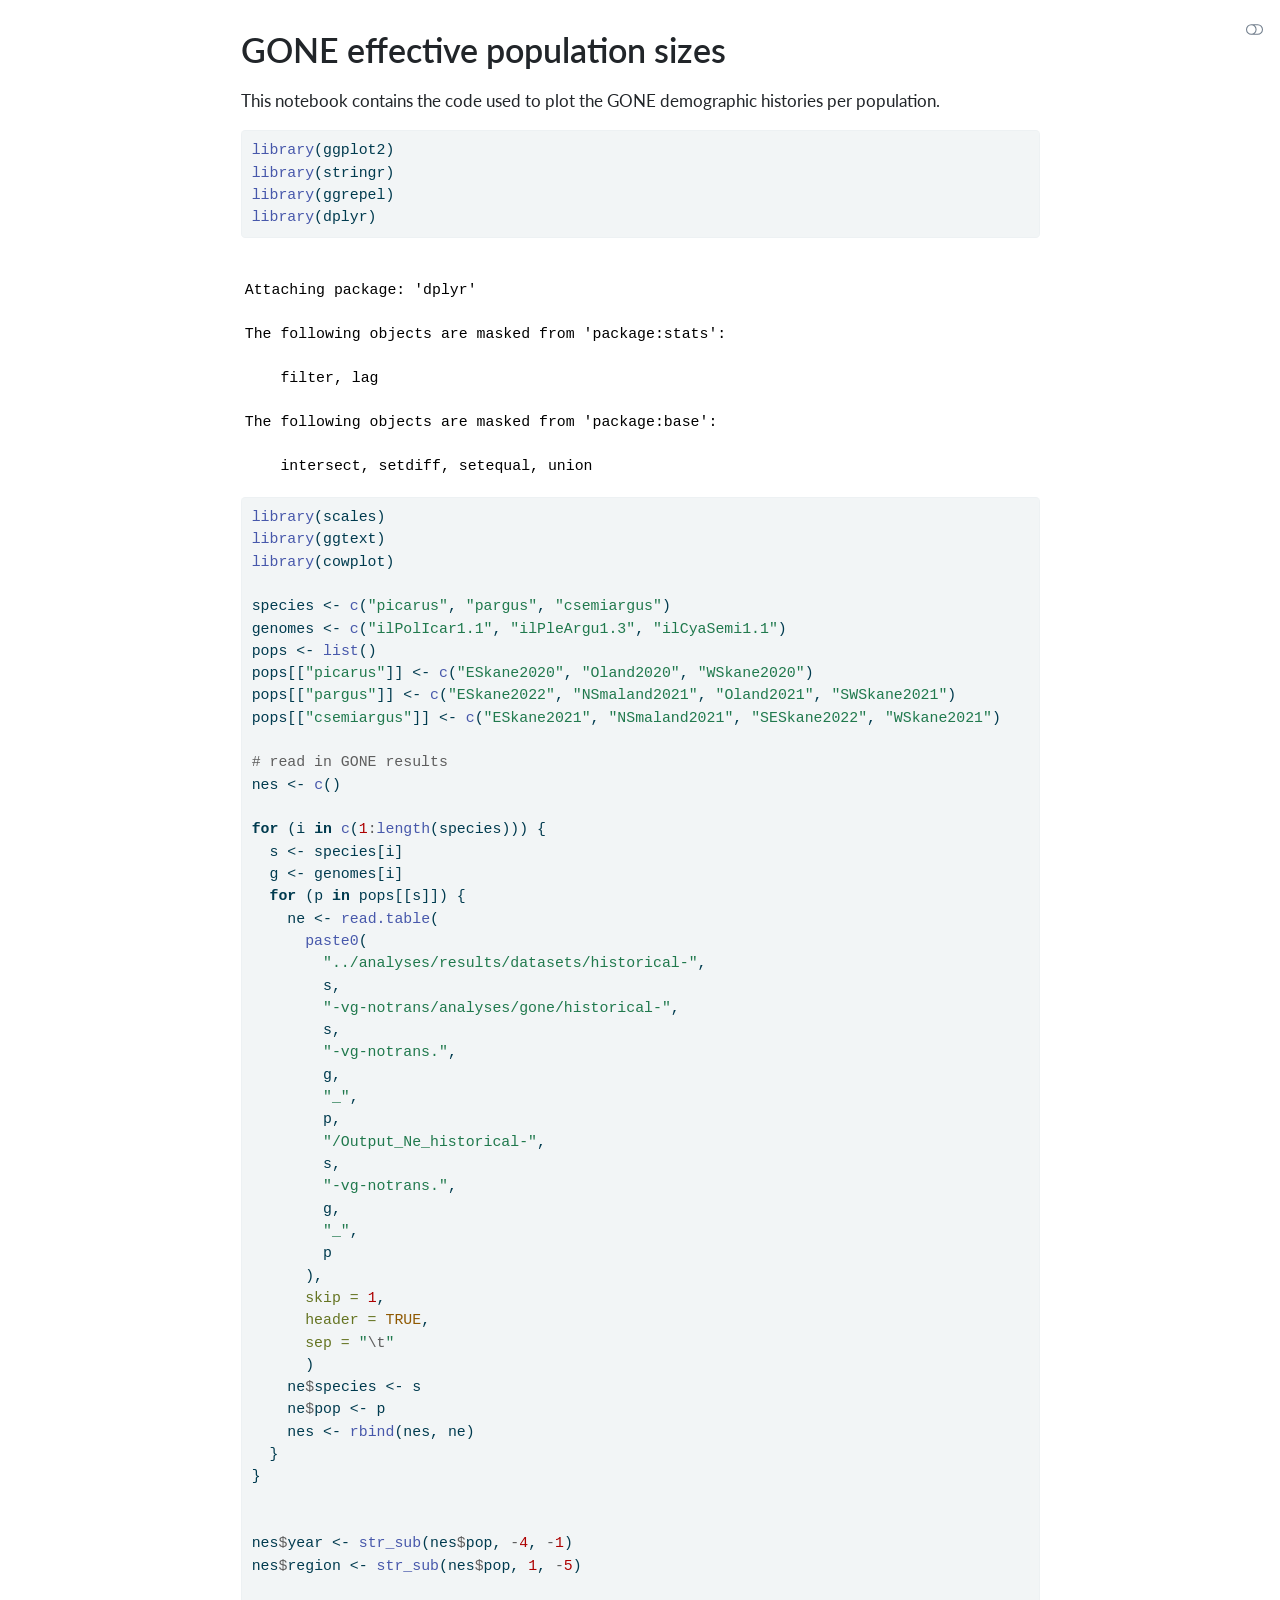
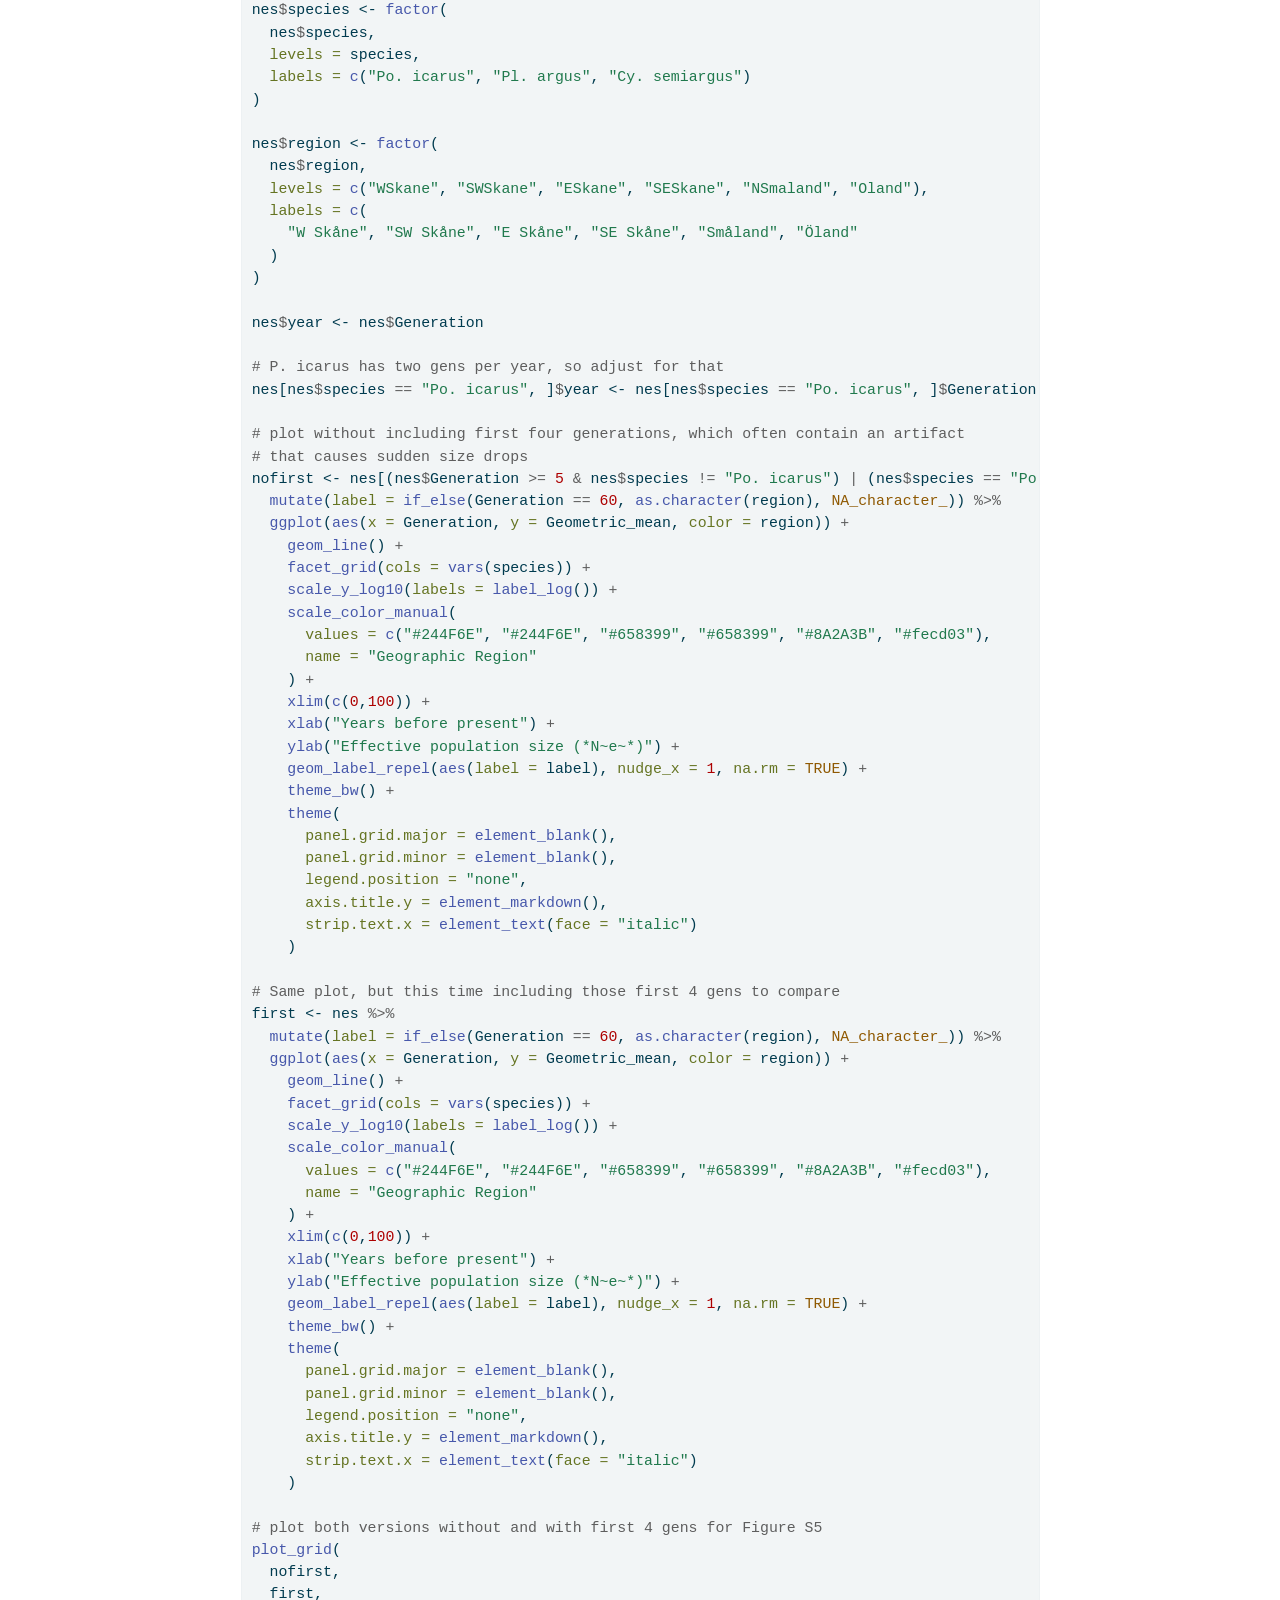
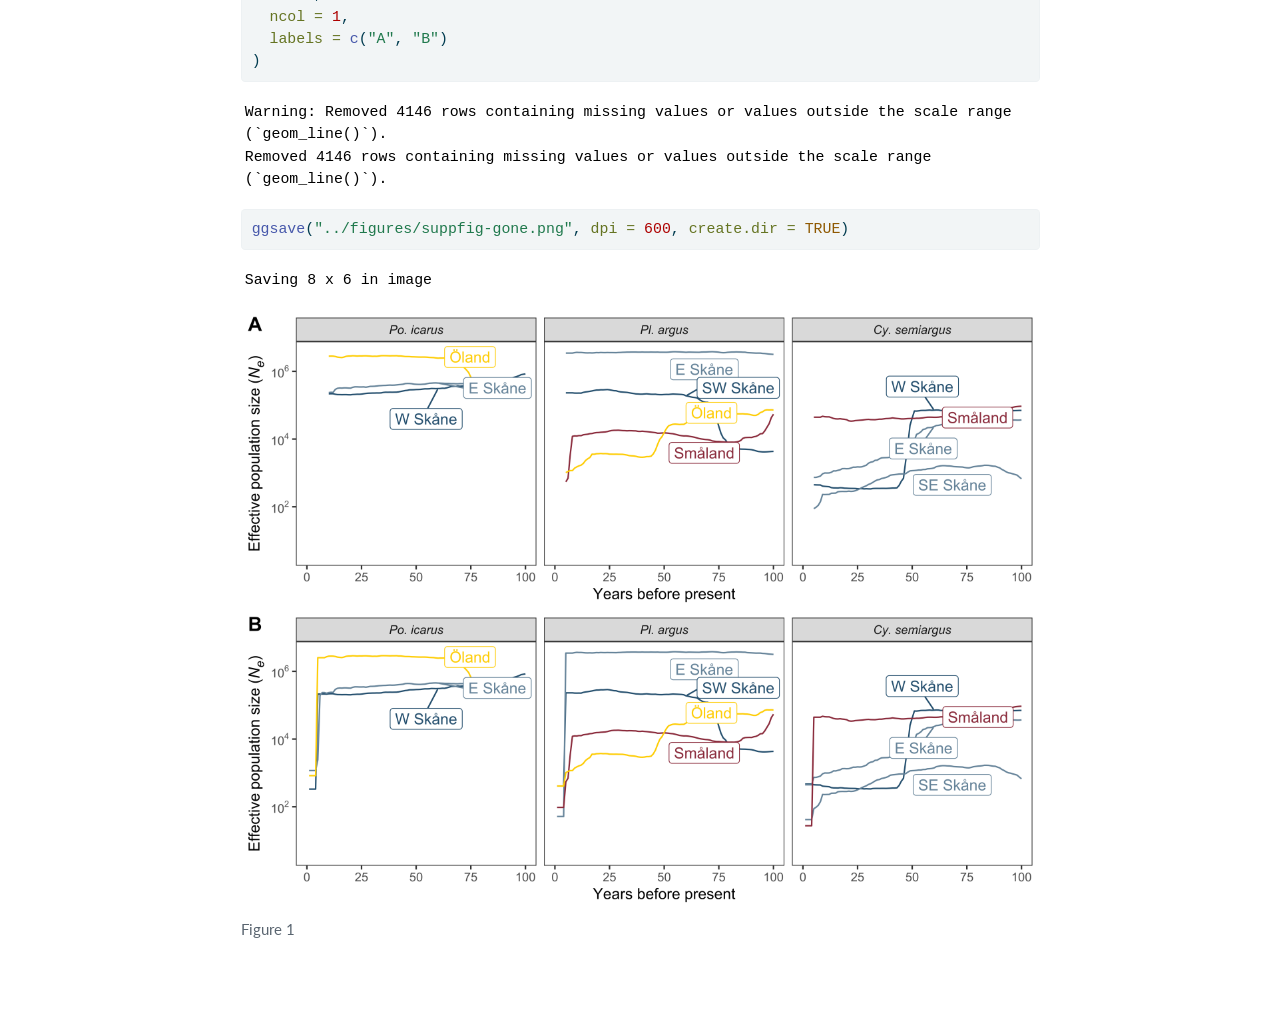
<file: docs/notebooks/06_gone.html>
<!DOCTYPE html>
<html xmlns="http://www.w3.org/1999/xhtml" lang="en" xml:lang="en"><head>

<meta charset="utf-8">
<meta name="generator" content="quarto-1.9.38">

<meta name="viewport" content="width=device-width, initial-scale=1.0, user-scalable=yes">


<title>GONE effective population sizes</title>
<style>
/* Default styles provided by pandoc.
** See https://pandoc.org/MANUAL.html#variables-for-html for config info.
*/
code{white-space: pre-wrap;}
span.smallcaps{font-variant: small-caps;}
div.columns{display: flex; gap: min(4vw, 1.5em);}
div.column{flex: auto; overflow-x: auto;}
div.hanging-indent{margin-left: 1.5em; text-indent: -1.5em;}
ul.task-list{list-style: none;}
ul.task-list li input[type="checkbox"] {
  width: 0.8em;
  margin: 0 0.8em 0.2em -1em; /* quarto-specific, see https://github.com/quarto-dev/quarto-cli/issues/4556 */ 
  vertical-align: middle;
}
/* CSS for syntax highlighting */
html { -webkit-text-size-adjust: 100%; }
pre > code.sourceCode { white-space: pre; position: relative; }
pre > code.sourceCode > span { display: inline-block; line-height: 1.25; }
pre > code.sourceCode > span:empty { height: 1.2em; }
.sourceCode { overflow: visible; }
code.sourceCode > span { color: inherit; text-decoration: inherit; }
div.sourceCode { margin: 1em 0; }
pre.sourceCode { margin: 0; }
@media screen {
div.sourceCode { overflow: auto; }
}
@media print {
pre > code.sourceCode { white-space: pre-wrap; }
pre > code.sourceCode > span { text-indent: -5em; padding-left: 5em; }
}
pre.numberSource code
  { counter-reset: source-line 0; }
pre.numberSource code > span
  { position: relative; left: -4em; counter-increment: source-line; }
pre.numberSource code > span > a:first-child::before
  { content: counter(source-line);
    position: relative; left: -1em; text-align: right; vertical-align: baseline;
    border: none; display: inline-block;
    -webkit-touch-callout: none; -webkit-user-select: none;
    -khtml-user-select: none; -moz-user-select: none;
    -ms-user-select: none; user-select: none;
    padding: 0 4px; width: 4em;
  }
pre.numberSource { margin-left: 3em;  padding-left: 4px; }
div.sourceCode
  {   }
@media screen {
pre > code.sourceCode > span > a:first-child::before { text-decoration: underline; }
}
</style>


<script src="../site_libs/quarto-nav/quarto-nav.js"></script>
<script src="../site_libs/clipboard/clipboard.min.js"></script>
<script src="../site_libs/quarto-search/autocomplete.umd.js"></script>
<script src="../site_libs/quarto-search/fuse.min.js"></script>
<script src="../site_libs/quarto-search/quarto-search.js"></script>
<meta name="quarto:offset" content="../">
<script src="../site_libs/quarto-html/quarto.js" type="module"></script>
<script src="../site_libs/quarto-html/tabsets/tabsets.js" type="module"></script>
<script src="../site_libs/quarto-html/popper.min.js"></script>
<script src="../site_libs/quarto-html/tippy.umd.min.js"></script>
<script src="../site_libs/quarto-html/anchor.min.js"></script>
<link href="../site_libs/quarto-html/tippy.css" rel="stylesheet">
<link href="../site_libs/quarto-html/quarto-syntax-highlighting-15634bcf2e68342d4ad2dfa704d543f6.css" rel="stylesheet" class="quarto-color-scheme" id="quarto-text-highlighting-styles">
<link href="../site_libs/quarto-html/quarto-syntax-highlighting-dark-0a6b7249c26820e032cb0bd839ff02b1.css" rel="stylesheet" class="quarto-color-scheme quarto-color-alternate" id="quarto-text-highlighting-styles">
<link href="../site_libs/quarto-html/quarto-syntax-highlighting-15634bcf2e68342d4ad2dfa704d543f6.css" rel="stylesheet" class="quarto-color-scheme-extra" id="quarto-text-highlighting-styles">
<script src="../site_libs/bootstrap/bootstrap.min.js"></script>
<link href="../site_libs/bootstrap/bootstrap-icons.css" rel="stylesheet">
<link href="../site_libs/bootstrap/bootstrap-6033a600180109c3731f6a886c29932c.min.css" rel="stylesheet" append-hash="true" class="quarto-color-scheme" id="quarto-bootstrap" data-mode="light">
<link href="../site_libs/bootstrap/bootstrap-dark-5685cd926c25366c96d9f1407e584118.min.css" rel="stylesheet" append-hash="true" class="quarto-color-scheme quarto-color-alternate" id="quarto-bootstrap" data-mode="dark">
<link href="../site_libs/bootstrap/bootstrap-6033a600180109c3731f6a886c29932c.min.css" rel="stylesheet" append-hash="true" class="quarto-color-scheme-extra" id="quarto-bootstrap" data-mode="light">
<script id="quarto-search-options" type="application/json">{
  "location": "sidebar",
  "copy-button": false,
  "collapse-after": 3,
  "panel-placement": "start",
  "type": "textbox",
  "limit": 50,
  "keyboard-shortcut": [
    "f",
    "/",
    "s"
  ],
  "show-item-context": false,
  "language": {
    "search-no-results-text": "No results",
    "search-matching-documents-text": "matching documents",
    "search-copy-link-title": "Copy link to search",
    "search-hide-matches-text": "Hide additional matches",
    "search-more-match-text": "more match in this document",
    "search-more-matches-text": "more matches in this document",
    "search-clear-button-title": "Clear",
    "search-text-placeholder": "",
    "search-detached-cancel-button-title": "Cancel",
    "search-submit-button-title": "Submit",
    "search-label": "Search"
  }
}</script>


</head>

<body class="fullcontent quarto-light"><script id="quarto-html-before-body" type="application/javascript">
    const toggleBodyColorMode = (bsSheetEl) => {
      const mode = bsSheetEl.getAttribute("data-mode");
      const bodyEl = window.document.querySelector("body");
      if (mode === "dark") {
        bodyEl.classList.add("quarto-dark");
        bodyEl.classList.remove("quarto-light");
      } else {
        bodyEl.classList.add("quarto-light");
        bodyEl.classList.remove("quarto-dark");
      }
    }
    const toggleBodyColorPrimary = () => {
      const bsSheetEl = window.document.querySelector("link#quarto-bootstrap:not([rel=disabled-stylesheet])");
      if (bsSheetEl) {
        toggleBodyColorMode(bsSheetEl);
      }
    }
    const setColorSchemeToggle = (alternate) => {
      const toggles = window.document.querySelectorAll('.quarto-color-scheme-toggle');
      for (let i=0; i < toggles.length; i++) {
        const toggle = toggles[i];
        if (toggle) {
          if (alternate) {
            toggle.classList.add("alternate");
          } else {
            toggle.classList.remove("alternate");
          }
        }
      }
    };
    const toggleColorMode = (alternate) => {
      // Switch the stylesheets
      const primaryStylesheets = window.document.querySelectorAll('link.quarto-color-scheme:not(.quarto-color-alternate)');
      const alternateStylesheets = window.document.querySelectorAll('link.quarto-color-scheme.quarto-color-alternate');
      manageTransitions('#quarto-margin-sidebar .nav-link', false);
      if (alternate) {
        // note: dark is layered on light, we don't disable primary!
        enableStylesheet(alternateStylesheets);
        for (const sheetNode of alternateStylesheets) {
          if (sheetNode.id === "quarto-bootstrap") {
            toggleBodyColorMode(sheetNode);
          }
        }
      } else {
        disableStylesheet(alternateStylesheets);
        enableStylesheet(primaryStylesheets)
        toggleBodyColorPrimary();
      }
      manageTransitions('#quarto-margin-sidebar .nav-link', true);
      // Switch the toggles
      setColorSchemeToggle(alternate)
      // Hack to workaround the fact that safari doesn't
      // properly recolor the scrollbar when toggling (#1455)
      if (navigator.userAgent.indexOf('Safari') > 0 && navigator.userAgent.indexOf('Chrome') == -1) {
        manageTransitions("body", false);
        window.scrollTo(0, 1);
        setTimeout(() => {
          window.scrollTo(0, 0);
          manageTransitions("body", true);
        }, 40);
      }
    }
    const disableStylesheet = (stylesheets) => {
      for (let i=0; i < stylesheets.length; i++) {
        const stylesheet = stylesheets[i];
        stylesheet.rel = 'disabled-stylesheet';
      }
    }
    const enableStylesheet = (stylesheets) => {
      for (let i=0; i < stylesheets.length; i++) {
        const stylesheet = stylesheets[i];
        if(stylesheet.rel !== 'stylesheet') { // for Chrome, which will still FOUC without this check
          stylesheet.rel = 'stylesheet';
        }
      }
    }
    const manageTransitions = (selector, allowTransitions) => {
      const els = window.document.querySelectorAll(selector);
      for (let i=0; i < els.length; i++) {
        const el = els[i];
        if (allowTransitions) {
          el.classList.remove('notransition');
        } else {
          el.classList.add('notransition');
        }
      }
    }
    const isFileUrl = () => {
      return window.location.protocol === 'file:';
    }
    const hasAlternateSentinel = () => {
      let styleSentinel = getColorSchemeSentinel();
      if (styleSentinel !== null) {
        return styleSentinel === "alternate";
      } else {
        return false;
      }
    }
    const setStyleSentinel = (alternate) => {
      const value = alternate ? "alternate" : "default";
      if (!isFileUrl()) {
        window.localStorage.setItem("quarto-color-scheme", value);
      } else {
        localAlternateSentinel = value;
      }
    }
    const getColorSchemeSentinel = () => {
      if (!isFileUrl()) {
        const storageValue = window.localStorage.getItem("quarto-color-scheme");
        return storageValue != null ? storageValue : localAlternateSentinel;
      } else {
        return localAlternateSentinel;
      }
    }
    const toggleGiscusIfUsed = (isAlternate, darkModeDefault) => {
      const baseTheme = document.querySelector('#giscus-base-theme')?.value ?? 'light';
      const alternateTheme = document.querySelector('#giscus-alt-theme')?.value ?? 'dark';
      let newTheme = '';
      if(authorPrefersDark) {
        newTheme = isAlternate ? baseTheme : alternateTheme;
      } else {
        newTheme = isAlternate ? alternateTheme : baseTheme;
      }
      const changeGiscusTheme = () => {
        // From: https://github.com/giscus/giscus/issues/336
        const sendMessage = (message) => {
          const iframe = document.querySelector('iframe.giscus-frame');
          if (!iframe) return;
          iframe.contentWindow.postMessage({ giscus: message }, 'https://giscus.app');
        }
        sendMessage({
          setConfig: {
            theme: newTheme
          }
        });
      }
      const isGiscussLoaded = window.document.querySelector('iframe.giscus-frame') !== null;
      if (isGiscussLoaded) {
        changeGiscusTheme();
      }
    };
    const authorPrefersDark = false;
    const queryPrefersDark = window.matchMedia('(prefers-color-scheme: dark)');
    const darkModeDefault = queryPrefersDark.matches;
      document.querySelector('link#quarto-text-highlighting-styles.quarto-color-scheme-extra').rel = 'disabled-stylesheet';
      document.querySelector('link#quarto-bootstrap.quarto-color-scheme-extra').rel = 'disabled-stylesheet';
    let localAlternateSentinel = darkModeDefault ? 'alternate' : 'default';
    // Dark / light mode switch
    window.quartoToggleColorScheme = () => {
      // Read the current dark / light value
      let toAlternate = !hasAlternateSentinel();
      toggleColorMode(toAlternate);
      setStyleSentinel(toAlternate);
      toggleGiscusIfUsed(toAlternate, darkModeDefault);
      window.dispatchEvent(new Event('resize'));
    };
    queryPrefersDark.addEventListener("change", e => {
      if(window.localStorage.getItem("quarto-color-scheme") !== null)
        return;
      const alternate = e.matches
      toggleColorMode(alternate);
      localAlternateSentinel = e.matches ? 'alternate' : 'default'; // this is used alongside local storage!
      toggleGiscusIfUsed(alternate, darkModeDefault);
    });
    // Switch to dark mode if need be
    if (hasAlternateSentinel()) {
      toggleColorMode(true);
    } else {
      toggleColorMode(false);
    }
  </script>

<div id="quarto-search-results"></div>
<!-- content -->
<div id="quarto-content" class="quarto-container page-columns page-rows-contents page-layout-article">
<!-- sidebar -->
<!-- margin-sidebar -->
    
<!-- main -->
<main class="content" id="quarto-document-content">


<header id="title-block-header" class="quarto-title-block default">
<div class="quarto-title">
<h1 class="title">GONE effective population sizes</h1>
</div>



<div class="quarto-title-meta">

    
  
    
  </div>
  


</header>


<p>This notebook contains the code used to plot the GONE demographic histories per population.</p>
<div class="cell">
<div class="code-copy-outer-scaffold"><div class="sourceCode cell-code" id="cb1"><pre class="sourceCode r code-with-copy"><code class="sourceCode r"><span id="cb1-1"><a href="#cb1-1" aria-hidden="true" tabindex="-1"></a><span class="fu">library</span>(ggplot2)</span>
<span id="cb1-2"><a href="#cb1-2" aria-hidden="true" tabindex="-1"></a><span class="fu">library</span>(stringr)</span>
<span id="cb1-3"><a href="#cb1-3" aria-hidden="true" tabindex="-1"></a><span class="fu">library</span>(ggrepel)</span>
<span id="cb1-4"><a href="#cb1-4" aria-hidden="true" tabindex="-1"></a><span class="fu">library</span>(dplyr)</span></code></pre></div><button title="Copy to Clipboard" class="code-copy-button"><i class="bi"></i></button></div>
<div class="cell-output cell-output-stderr">
<pre><code>
Attaching package: 'dplyr'</code></pre>
</div>
<div class="cell-output cell-output-stderr">
<pre><code>The following objects are masked from 'package:stats':

    filter, lag</code></pre>
</div>
<div class="cell-output cell-output-stderr">
<pre><code>The following objects are masked from 'package:base':

    intersect, setdiff, setequal, union</code></pre>
</div>
<div class="code-copy-outer-scaffold"><div class="sourceCode cell-code" id="cb5"><pre class="sourceCode r code-with-copy"><code class="sourceCode r"><span id="cb5-1"><a href="#cb5-1" aria-hidden="true" tabindex="-1"></a><span class="fu">library</span>(scales)</span>
<span id="cb5-2"><a href="#cb5-2" aria-hidden="true" tabindex="-1"></a><span class="fu">library</span>(ggtext)</span>
<span id="cb5-3"><a href="#cb5-3" aria-hidden="true" tabindex="-1"></a><span class="fu">library</span>(cowplot)</span>
<span id="cb5-4"><a href="#cb5-4" aria-hidden="true" tabindex="-1"></a></span>
<span id="cb5-5"><a href="#cb5-5" aria-hidden="true" tabindex="-1"></a>species <span class="ot">&lt;-</span> <span class="fu">c</span>(<span class="st">"picarus"</span>, <span class="st">"pargus"</span>, <span class="st">"csemiargus"</span>)</span>
<span id="cb5-6"><a href="#cb5-6" aria-hidden="true" tabindex="-1"></a>genomes <span class="ot">&lt;-</span> <span class="fu">c</span>(<span class="st">"ilPolIcar1.1"</span>, <span class="st">"ilPleArgu1.3"</span>, <span class="st">"ilCyaSemi1.1"</span>)</span>
<span id="cb5-7"><a href="#cb5-7" aria-hidden="true" tabindex="-1"></a>pops <span class="ot">&lt;-</span> <span class="fu">list</span>()</span>
<span id="cb5-8"><a href="#cb5-8" aria-hidden="true" tabindex="-1"></a>pops[[<span class="st">"picarus"</span>]] <span class="ot">&lt;-</span> <span class="fu">c</span>(<span class="st">"ESkane2020"</span>, <span class="st">"Oland2020"</span>, <span class="st">"WSkane2020"</span>)</span>
<span id="cb5-9"><a href="#cb5-9" aria-hidden="true" tabindex="-1"></a>pops[[<span class="st">"pargus"</span>]] <span class="ot">&lt;-</span> <span class="fu">c</span>(<span class="st">"ESkane2022"</span>, <span class="st">"NSmaland2021"</span>, <span class="st">"Oland2021"</span>, <span class="st">"SWSkane2021"</span>)</span>
<span id="cb5-10"><a href="#cb5-10" aria-hidden="true" tabindex="-1"></a>pops[[<span class="st">"csemiargus"</span>]] <span class="ot">&lt;-</span> <span class="fu">c</span>(<span class="st">"ESkane2021"</span>, <span class="st">"NSmaland2021"</span>, <span class="st">"SESkane2022"</span>, <span class="st">"WSkane2021"</span>)</span>
<span id="cb5-11"><a href="#cb5-11" aria-hidden="true" tabindex="-1"></a></span>
<span id="cb5-12"><a href="#cb5-12" aria-hidden="true" tabindex="-1"></a><span class="co"># read in GONE results</span></span>
<span id="cb5-13"><a href="#cb5-13" aria-hidden="true" tabindex="-1"></a>nes <span class="ot">&lt;-</span> <span class="fu">c</span>()</span>
<span id="cb5-14"><a href="#cb5-14" aria-hidden="true" tabindex="-1"></a></span>
<span id="cb5-15"><a href="#cb5-15" aria-hidden="true" tabindex="-1"></a><span class="cf">for</span> (i <span class="cf">in</span> <span class="fu">c</span>(<span class="dv">1</span><span class="sc">:</span><span class="fu">length</span>(species))) {</span>
<span id="cb5-16"><a href="#cb5-16" aria-hidden="true" tabindex="-1"></a>  s <span class="ot">&lt;-</span> species[i]</span>
<span id="cb5-17"><a href="#cb5-17" aria-hidden="true" tabindex="-1"></a>  g <span class="ot">&lt;-</span> genomes[i]</span>
<span id="cb5-18"><a href="#cb5-18" aria-hidden="true" tabindex="-1"></a>  <span class="cf">for</span> (p <span class="cf">in</span> pops[[s]]) {</span>
<span id="cb5-19"><a href="#cb5-19" aria-hidden="true" tabindex="-1"></a>    ne <span class="ot">&lt;-</span> <span class="fu">read.table</span>(</span>
<span id="cb5-20"><a href="#cb5-20" aria-hidden="true" tabindex="-1"></a>      <span class="fu">paste0</span>(</span>
<span id="cb5-21"><a href="#cb5-21" aria-hidden="true" tabindex="-1"></a>        <span class="st">"../analyses/results/datasets/historical-"</span>,</span>
<span id="cb5-22"><a href="#cb5-22" aria-hidden="true" tabindex="-1"></a>        s,</span>
<span id="cb5-23"><a href="#cb5-23" aria-hidden="true" tabindex="-1"></a>        <span class="st">"-vg-notrans/analyses/gone/historical-"</span>,</span>
<span id="cb5-24"><a href="#cb5-24" aria-hidden="true" tabindex="-1"></a>        s,</span>
<span id="cb5-25"><a href="#cb5-25" aria-hidden="true" tabindex="-1"></a>        <span class="st">"-vg-notrans."</span>,</span>
<span id="cb5-26"><a href="#cb5-26" aria-hidden="true" tabindex="-1"></a>        g,</span>
<span id="cb5-27"><a href="#cb5-27" aria-hidden="true" tabindex="-1"></a>        <span class="st">"_"</span>,</span>
<span id="cb5-28"><a href="#cb5-28" aria-hidden="true" tabindex="-1"></a>        p,</span>
<span id="cb5-29"><a href="#cb5-29" aria-hidden="true" tabindex="-1"></a>        <span class="st">"/Output_Ne_historical-"</span>,</span>
<span id="cb5-30"><a href="#cb5-30" aria-hidden="true" tabindex="-1"></a>        s,</span>
<span id="cb5-31"><a href="#cb5-31" aria-hidden="true" tabindex="-1"></a>        <span class="st">"-vg-notrans."</span>,</span>
<span id="cb5-32"><a href="#cb5-32" aria-hidden="true" tabindex="-1"></a>        g,</span>
<span id="cb5-33"><a href="#cb5-33" aria-hidden="true" tabindex="-1"></a>        <span class="st">"_"</span>,</span>
<span id="cb5-34"><a href="#cb5-34" aria-hidden="true" tabindex="-1"></a>        p</span>
<span id="cb5-35"><a href="#cb5-35" aria-hidden="true" tabindex="-1"></a>      ),</span>
<span id="cb5-36"><a href="#cb5-36" aria-hidden="true" tabindex="-1"></a>      <span class="at">skip =</span> <span class="dv">1</span>,</span>
<span id="cb5-37"><a href="#cb5-37" aria-hidden="true" tabindex="-1"></a>      <span class="at">header =</span> <span class="cn">TRUE</span>,</span>
<span id="cb5-38"><a href="#cb5-38" aria-hidden="true" tabindex="-1"></a>      <span class="at">sep =</span> <span class="st">"</span><span class="sc">\t</span><span class="st">"</span></span>
<span id="cb5-39"><a href="#cb5-39" aria-hidden="true" tabindex="-1"></a>      )</span>
<span id="cb5-40"><a href="#cb5-40" aria-hidden="true" tabindex="-1"></a>    ne<span class="sc">$</span>species <span class="ot">&lt;-</span> s</span>
<span id="cb5-41"><a href="#cb5-41" aria-hidden="true" tabindex="-1"></a>    ne<span class="sc">$</span>pop <span class="ot">&lt;-</span> p</span>
<span id="cb5-42"><a href="#cb5-42" aria-hidden="true" tabindex="-1"></a>    nes <span class="ot">&lt;-</span> <span class="fu">rbind</span>(nes, ne)</span>
<span id="cb5-43"><a href="#cb5-43" aria-hidden="true" tabindex="-1"></a>  }</span>
<span id="cb5-44"><a href="#cb5-44" aria-hidden="true" tabindex="-1"></a>}</span>
<span id="cb5-45"><a href="#cb5-45" aria-hidden="true" tabindex="-1"></a></span>
<span id="cb5-46"><a href="#cb5-46" aria-hidden="true" tabindex="-1"></a></span>
<span id="cb5-47"><a href="#cb5-47" aria-hidden="true" tabindex="-1"></a>nes<span class="sc">$</span>year <span class="ot">&lt;-</span> <span class="fu">str_sub</span>(nes<span class="sc">$</span>pop, <span class="sc">-</span><span class="dv">4</span>, <span class="sc">-</span><span class="dv">1</span>)</span>
<span id="cb5-48"><a href="#cb5-48" aria-hidden="true" tabindex="-1"></a>nes<span class="sc">$</span>region <span class="ot">&lt;-</span> <span class="fu">str_sub</span>(nes<span class="sc">$</span>pop, <span class="dv">1</span>, <span class="sc">-</span><span class="dv">5</span>)</span>
<span id="cb5-49"><a href="#cb5-49" aria-hidden="true" tabindex="-1"></a></span>
<span id="cb5-50"><a href="#cb5-50" aria-hidden="true" tabindex="-1"></a>nes<span class="sc">$</span>species <span class="ot">&lt;-</span> <span class="fu">factor</span>(</span>
<span id="cb5-51"><a href="#cb5-51" aria-hidden="true" tabindex="-1"></a>  nes<span class="sc">$</span>species,</span>
<span id="cb5-52"><a href="#cb5-52" aria-hidden="true" tabindex="-1"></a>  <span class="at">levels =</span> species,</span>
<span id="cb5-53"><a href="#cb5-53" aria-hidden="true" tabindex="-1"></a>  <span class="at">labels =</span> <span class="fu">c</span>(<span class="st">"Po. icarus"</span>, <span class="st">"Pl. argus"</span>, <span class="st">"Cy. semiargus"</span>)</span>
<span id="cb5-54"><a href="#cb5-54" aria-hidden="true" tabindex="-1"></a>)</span>
<span id="cb5-55"><a href="#cb5-55" aria-hidden="true" tabindex="-1"></a></span>
<span id="cb5-56"><a href="#cb5-56" aria-hidden="true" tabindex="-1"></a>nes<span class="sc">$</span>region <span class="ot">&lt;-</span> <span class="fu">factor</span>(</span>
<span id="cb5-57"><a href="#cb5-57" aria-hidden="true" tabindex="-1"></a>  nes<span class="sc">$</span>region,</span>
<span id="cb5-58"><a href="#cb5-58" aria-hidden="true" tabindex="-1"></a>  <span class="at">levels =</span> <span class="fu">c</span>(<span class="st">"WSkane"</span>, <span class="st">"SWSkane"</span>, <span class="st">"ESkane"</span>, <span class="st">"SESkane"</span>, <span class="st">"NSmaland"</span>, <span class="st">"Oland"</span>),</span>
<span id="cb5-59"><a href="#cb5-59" aria-hidden="true" tabindex="-1"></a>  <span class="at">labels =</span> <span class="fu">c</span>(</span>
<span id="cb5-60"><a href="#cb5-60" aria-hidden="true" tabindex="-1"></a>    <span class="st">"W Skåne"</span>, <span class="st">"SW Skåne"</span>, <span class="st">"E Skåne"</span>, <span class="st">"SE Skåne"</span>, <span class="st">"Småland"</span>, <span class="st">"Öland"</span></span>
<span id="cb5-61"><a href="#cb5-61" aria-hidden="true" tabindex="-1"></a>  )</span>
<span id="cb5-62"><a href="#cb5-62" aria-hidden="true" tabindex="-1"></a>)</span>
<span id="cb5-63"><a href="#cb5-63" aria-hidden="true" tabindex="-1"></a></span>
<span id="cb5-64"><a href="#cb5-64" aria-hidden="true" tabindex="-1"></a>nes<span class="sc">$</span>year <span class="ot">&lt;-</span> nes<span class="sc">$</span>Generation</span>
<span id="cb5-65"><a href="#cb5-65" aria-hidden="true" tabindex="-1"></a></span>
<span id="cb5-66"><a href="#cb5-66" aria-hidden="true" tabindex="-1"></a><span class="co"># P. icarus has two gens per year, so adjust for that</span></span>
<span id="cb5-67"><a href="#cb5-67" aria-hidden="true" tabindex="-1"></a>nes[nes<span class="sc">$</span>species <span class="sc">==</span> <span class="st">"Po. icarus"</span>, ]<span class="sc">$</span>year <span class="ot">&lt;-</span> nes[nes<span class="sc">$</span>species <span class="sc">==</span> <span class="st">"Po. icarus"</span>, ]<span class="sc">$</span>Generation <span class="sc">*</span> <span class="dv">2</span></span>
<span id="cb5-68"><a href="#cb5-68" aria-hidden="true" tabindex="-1"></a></span>
<span id="cb5-69"><a href="#cb5-69" aria-hidden="true" tabindex="-1"></a><span class="co"># plot without including first four generations, which often contain an artifact</span></span>
<span id="cb5-70"><a href="#cb5-70" aria-hidden="true" tabindex="-1"></a><span class="co"># that causes sudden size drops</span></span>
<span id="cb5-71"><a href="#cb5-71" aria-hidden="true" tabindex="-1"></a>nofirst <span class="ot">&lt;-</span> nes[(nes<span class="sc">$</span>Generation <span class="sc">&gt;=</span> <span class="dv">5</span> <span class="sc">&amp;</span> nes<span class="sc">$</span>species <span class="sc">!=</span> <span class="st">"Po. icarus"</span>) <span class="sc">|</span> (nes<span class="sc">$</span>species <span class="sc">==</span> <span class="st">"Po. icarus"</span> <span class="sc">&amp;</span> nes<span class="sc">$</span>Generation <span class="sc">&gt;=</span> <span class="dv">10</span>), ] <span class="sc">%&gt;%</span></span>
<span id="cb5-72"><a href="#cb5-72" aria-hidden="true" tabindex="-1"></a>  <span class="fu">mutate</span>(<span class="at">label =</span> <span class="fu">if_else</span>(Generation <span class="sc">==</span> <span class="dv">60</span>, <span class="fu">as.character</span>(region), <span class="cn">NA_character_</span>)) <span class="sc">%&gt;%</span></span>
<span id="cb5-73"><a href="#cb5-73" aria-hidden="true" tabindex="-1"></a>  <span class="fu">ggplot</span>(<span class="fu">aes</span>(<span class="at">x =</span> Generation, <span class="at">y =</span> Geometric_mean, <span class="at">color =</span> region)) <span class="sc">+</span></span>
<span id="cb5-74"><a href="#cb5-74" aria-hidden="true" tabindex="-1"></a>    <span class="fu">geom_line</span>() <span class="sc">+</span></span>
<span id="cb5-75"><a href="#cb5-75" aria-hidden="true" tabindex="-1"></a>    <span class="fu">facet_grid</span>(<span class="at">cols =</span> <span class="fu">vars</span>(species)) <span class="sc">+</span></span>
<span id="cb5-76"><a href="#cb5-76" aria-hidden="true" tabindex="-1"></a>    <span class="fu">scale_y_log10</span>(<span class="at">labels =</span> <span class="fu">label_log</span>()) <span class="sc">+</span></span>
<span id="cb5-77"><a href="#cb5-77" aria-hidden="true" tabindex="-1"></a>    <span class="fu">scale_color_manual</span>(</span>
<span id="cb5-78"><a href="#cb5-78" aria-hidden="true" tabindex="-1"></a>      <span class="at">values =</span> <span class="fu">c</span>(<span class="st">"#244F6E"</span>, <span class="st">"#244F6E"</span>, <span class="st">"#658399"</span>, <span class="st">"#658399"</span>, <span class="st">"#8A2A3B"</span>, <span class="st">"#fecd03"</span>),</span>
<span id="cb5-79"><a href="#cb5-79" aria-hidden="true" tabindex="-1"></a>      <span class="at">name =</span> <span class="st">"Geographic Region"</span></span>
<span id="cb5-80"><a href="#cb5-80" aria-hidden="true" tabindex="-1"></a>    ) <span class="sc">+</span></span>
<span id="cb5-81"><a href="#cb5-81" aria-hidden="true" tabindex="-1"></a>    <span class="fu">xlim</span>(<span class="fu">c</span>(<span class="dv">0</span>,<span class="dv">100</span>)) <span class="sc">+</span></span>
<span id="cb5-82"><a href="#cb5-82" aria-hidden="true" tabindex="-1"></a>    <span class="fu">xlab</span>(<span class="st">"Years before present"</span>) <span class="sc">+</span></span>
<span id="cb5-83"><a href="#cb5-83" aria-hidden="true" tabindex="-1"></a>    <span class="fu">ylab</span>(<span class="st">"Effective population size (*N~e~*)"</span>) <span class="sc">+</span></span>
<span id="cb5-84"><a href="#cb5-84" aria-hidden="true" tabindex="-1"></a>    <span class="fu">geom_label_repel</span>(<span class="fu">aes</span>(<span class="at">label =</span> label), <span class="at">nudge_x =</span> <span class="dv">1</span>, <span class="at">na.rm =</span> <span class="cn">TRUE</span>) <span class="sc">+</span></span>
<span id="cb5-85"><a href="#cb5-85" aria-hidden="true" tabindex="-1"></a>    <span class="fu">theme_bw</span>() <span class="sc">+</span></span>
<span id="cb5-86"><a href="#cb5-86" aria-hidden="true" tabindex="-1"></a>    <span class="fu">theme</span>(</span>
<span id="cb5-87"><a href="#cb5-87" aria-hidden="true" tabindex="-1"></a>      <span class="at">panel.grid.major =</span> <span class="fu">element_blank</span>(),</span>
<span id="cb5-88"><a href="#cb5-88" aria-hidden="true" tabindex="-1"></a>      <span class="at">panel.grid.minor =</span> <span class="fu">element_blank</span>(),</span>
<span id="cb5-89"><a href="#cb5-89" aria-hidden="true" tabindex="-1"></a>      <span class="at">legend.position =</span> <span class="st">"none"</span>,</span>
<span id="cb5-90"><a href="#cb5-90" aria-hidden="true" tabindex="-1"></a>      <span class="at">axis.title.y =</span> <span class="fu">element_markdown</span>(),</span>
<span id="cb5-91"><a href="#cb5-91" aria-hidden="true" tabindex="-1"></a>      <span class="at">strip.text.x =</span> <span class="fu">element_text</span>(<span class="at">face =</span> <span class="st">"italic"</span>)</span>
<span id="cb5-92"><a href="#cb5-92" aria-hidden="true" tabindex="-1"></a>    )</span>
<span id="cb5-93"><a href="#cb5-93" aria-hidden="true" tabindex="-1"></a></span>
<span id="cb5-94"><a href="#cb5-94" aria-hidden="true" tabindex="-1"></a><span class="co"># Same plot, but this time including those first 4 gens to compare</span></span>
<span id="cb5-95"><a href="#cb5-95" aria-hidden="true" tabindex="-1"></a>first <span class="ot">&lt;-</span> nes <span class="sc">%&gt;%</span></span>
<span id="cb5-96"><a href="#cb5-96" aria-hidden="true" tabindex="-1"></a>  <span class="fu">mutate</span>(<span class="at">label =</span> <span class="fu">if_else</span>(Generation <span class="sc">==</span> <span class="dv">60</span>, <span class="fu">as.character</span>(region), <span class="cn">NA_character_</span>)) <span class="sc">%&gt;%</span></span>
<span id="cb5-97"><a href="#cb5-97" aria-hidden="true" tabindex="-1"></a>  <span class="fu">ggplot</span>(<span class="fu">aes</span>(<span class="at">x =</span> Generation, <span class="at">y =</span> Geometric_mean, <span class="at">color =</span> region)) <span class="sc">+</span></span>
<span id="cb5-98"><a href="#cb5-98" aria-hidden="true" tabindex="-1"></a>    <span class="fu">geom_line</span>() <span class="sc">+</span></span>
<span id="cb5-99"><a href="#cb5-99" aria-hidden="true" tabindex="-1"></a>    <span class="fu">facet_grid</span>(<span class="at">cols =</span> <span class="fu">vars</span>(species)) <span class="sc">+</span></span>
<span id="cb5-100"><a href="#cb5-100" aria-hidden="true" tabindex="-1"></a>    <span class="fu">scale_y_log10</span>(<span class="at">labels =</span> <span class="fu">label_log</span>()) <span class="sc">+</span></span>
<span id="cb5-101"><a href="#cb5-101" aria-hidden="true" tabindex="-1"></a>    <span class="fu">scale_color_manual</span>(</span>
<span id="cb5-102"><a href="#cb5-102" aria-hidden="true" tabindex="-1"></a>      <span class="at">values =</span> <span class="fu">c</span>(<span class="st">"#244F6E"</span>, <span class="st">"#244F6E"</span>, <span class="st">"#658399"</span>, <span class="st">"#658399"</span>, <span class="st">"#8A2A3B"</span>, <span class="st">"#fecd03"</span>),</span>
<span id="cb5-103"><a href="#cb5-103" aria-hidden="true" tabindex="-1"></a>      <span class="at">name =</span> <span class="st">"Geographic Region"</span></span>
<span id="cb5-104"><a href="#cb5-104" aria-hidden="true" tabindex="-1"></a>    ) <span class="sc">+</span></span>
<span id="cb5-105"><a href="#cb5-105" aria-hidden="true" tabindex="-1"></a>    <span class="fu">xlim</span>(<span class="fu">c</span>(<span class="dv">0</span>,<span class="dv">100</span>)) <span class="sc">+</span></span>
<span id="cb5-106"><a href="#cb5-106" aria-hidden="true" tabindex="-1"></a>    <span class="fu">xlab</span>(<span class="st">"Years before present"</span>) <span class="sc">+</span></span>
<span id="cb5-107"><a href="#cb5-107" aria-hidden="true" tabindex="-1"></a>    <span class="fu">ylab</span>(<span class="st">"Effective population size (*N~e~*)"</span>) <span class="sc">+</span></span>
<span id="cb5-108"><a href="#cb5-108" aria-hidden="true" tabindex="-1"></a>    <span class="fu">geom_label_repel</span>(<span class="fu">aes</span>(<span class="at">label =</span> label), <span class="at">nudge_x =</span> <span class="dv">1</span>, <span class="at">na.rm =</span> <span class="cn">TRUE</span>) <span class="sc">+</span></span>
<span id="cb5-109"><a href="#cb5-109" aria-hidden="true" tabindex="-1"></a>    <span class="fu">theme_bw</span>() <span class="sc">+</span></span>
<span id="cb5-110"><a href="#cb5-110" aria-hidden="true" tabindex="-1"></a>    <span class="fu">theme</span>(</span>
<span id="cb5-111"><a href="#cb5-111" aria-hidden="true" tabindex="-1"></a>      <span class="at">panel.grid.major =</span> <span class="fu">element_blank</span>(),</span>
<span id="cb5-112"><a href="#cb5-112" aria-hidden="true" tabindex="-1"></a>      <span class="at">panel.grid.minor =</span> <span class="fu">element_blank</span>(),</span>
<span id="cb5-113"><a href="#cb5-113" aria-hidden="true" tabindex="-1"></a>      <span class="at">legend.position =</span> <span class="st">"none"</span>,</span>
<span id="cb5-114"><a href="#cb5-114" aria-hidden="true" tabindex="-1"></a>      <span class="at">axis.title.y =</span> <span class="fu">element_markdown</span>(),</span>
<span id="cb5-115"><a href="#cb5-115" aria-hidden="true" tabindex="-1"></a>      <span class="at">strip.text.x =</span> <span class="fu">element_text</span>(<span class="at">face =</span> <span class="st">"italic"</span>)</span>
<span id="cb5-116"><a href="#cb5-116" aria-hidden="true" tabindex="-1"></a>    )</span>
<span id="cb5-117"><a href="#cb5-117" aria-hidden="true" tabindex="-1"></a></span>
<span id="cb5-118"><a href="#cb5-118" aria-hidden="true" tabindex="-1"></a><span class="co"># plot both versions without and with first 4 gens for Figure S5</span></span>
<span id="cb5-119"><a href="#cb5-119" aria-hidden="true" tabindex="-1"></a><span class="fu">plot_grid</span>(</span>
<span id="cb5-120"><a href="#cb5-120" aria-hidden="true" tabindex="-1"></a>  nofirst,</span>
<span id="cb5-121"><a href="#cb5-121" aria-hidden="true" tabindex="-1"></a>  first,</span>
<span id="cb5-122"><a href="#cb5-122" aria-hidden="true" tabindex="-1"></a>  <span class="at">ncol =</span> <span class="dv">1</span>,</span>
<span id="cb5-123"><a href="#cb5-123" aria-hidden="true" tabindex="-1"></a>  <span class="at">labels =</span> <span class="fu">c</span>(<span class="st">"A"</span>, <span class="st">"B"</span>)</span>
<span id="cb5-124"><a href="#cb5-124" aria-hidden="true" tabindex="-1"></a>)</span></code></pre></div><button title="Copy to Clipboard" class="code-copy-button"><i class="bi"></i></button></div>
<div class="cell-output cell-output-stderr">
<pre><code>Warning: Removed 4146 rows containing missing values or values outside the scale range
(`geom_line()`).
Removed 4146 rows containing missing values or values outside the scale range
(`geom_line()`).</code></pre>
</div>
<div class="code-copy-outer-scaffold"><div class="sourceCode cell-code" id="cb7"><pre class="sourceCode r code-with-copy"><code class="sourceCode r"><span id="cb7-1"><a href="#cb7-1" aria-hidden="true" tabindex="-1"></a><span class="fu">ggsave</span>(<span class="st">"../figures/suppfig-gone.png"</span>, <span class="at">dpi =</span> <span class="dv">600</span>, <span class="at">create.dir =</span> <span class="cn">TRUE</span>)</span></code></pre></div><button title="Copy to Clipboard" class="code-copy-button"><i class="bi"></i></button></div>
<div class="cell-output cell-output-stderr">
<pre><code>Saving 8 x 6 in image</code></pre>
</div>
<div class="cell-output-display">
<div id="fig-gone" class="quarto-float quarto-figure quarto-figure-center anchored" width="4800">
<figure class="quarto-float quarto-float-fig figure">
<div aria-describedby="fig-gone-caption-0ceaefa1-69ba-4598-a22c-09a6ac19f8ca">
<img src="06_gone_files/figure-html/fig-gone-1.png" id="fig-gone" class="img-fluid figure-img" width="4800">
</div>
<figcaption class="quarto-float-caption-bottom quarto-float-caption quarto-float-fig quarto-uncaptioned" id="fig-gone-caption-0ceaefa1-69ba-4598-a22c-09a6ac19f8ca">
Figure&nbsp;1
</figcaption>
</figure>
</div>
</div>
</div>



</main> <!-- /main -->
<script id="quarto-html-after-body" type="application/javascript">
  window.document.addEventListener("DOMContentLoaded", function (event) {
    // Ensure there is a toggle, if there isn't float one in the top right
    if (window.document.querySelector('.quarto-color-scheme-toggle') === null) {
      const a = window.document.createElement('a');
      a.classList.add('top-right');
      a.classList.add('quarto-color-scheme-toggle');
      a.href = "";
      a.onclick = function() { try { window.quartoToggleColorScheme(); } catch {} return false; };
      const i = window.document.createElement("i");
      i.classList.add('bi');
      a.appendChild(i);
      window.document.body.appendChild(a);
    }
    setColorSchemeToggle(hasAlternateSentinel())
    const icon = "";
    const anchorJS = new window.AnchorJS();
    anchorJS.options = {
      placement: 'right',
      icon: icon
    };
    anchorJS.add('.anchored');
    const isCodeAnnotation = (el) => {
      for (const clz of el.classList) {
        if (clz.startsWith('code-annotation-')) {                     
          return true;
        }
      }
      return false;
    }
    const onCopySuccess = function(e) {
      // button target
      const button = e.trigger;
      // don't keep focus
      button.blur();
      // flash "checked"
      button.classList.add('code-copy-button-checked');
      var currentTitle = button.getAttribute("title");
      button.setAttribute("title", "Copied!");
      let tooltip;
      if (window.bootstrap) {
        button.setAttribute("data-bs-toggle", "tooltip");
        button.setAttribute("data-bs-placement", "left");
        button.setAttribute("data-bs-title", "Copied!");
        tooltip = new bootstrap.Tooltip(button, 
          { trigger: "manual", 
            customClass: "code-copy-button-tooltip",
            offset: [0, -8]});
        tooltip.show();    
      }
      setTimeout(function() {
        if (tooltip) {
          tooltip.hide();
          button.removeAttribute("data-bs-title");
          button.removeAttribute("data-bs-toggle");
          button.removeAttribute("data-bs-placement");
        }
        button.setAttribute("title", currentTitle);
        button.classList.remove('code-copy-button-checked');
      }, 1000);
      // clear code selection
      e.clearSelection();
    }
    const getTextToCopy = function(trigger) {
      const outerScaffold = trigger.parentElement.cloneNode(true);
      const codeEl = outerScaffold.querySelector('code');
      for (const childEl of codeEl.children) {
        if (isCodeAnnotation(childEl)) {
          childEl.remove();
        }
      }
      return codeEl.innerText;
    }
    const clipboard = new window.ClipboardJS('.code-copy-button:not([data-in-quarto-modal])', {
      text: getTextToCopy
    });
    clipboard.on('success', onCopySuccess);
    if (window.document.getElementById('quarto-embedded-source-code-modal')) {
      const clipboardModal = new window.ClipboardJS('.code-copy-button[data-in-quarto-modal]', {
        text: getTextToCopy,
        container: window.document.getElementById('quarto-embedded-source-code-modal')
      });
      clipboardModal.on('success', onCopySuccess);
    }
      var localhostRegex = new RegExp(/^(?:http|https):\/\/localhost\:?[0-9]*\//);
      var mailtoRegex = new RegExp(/^mailto:/);
        var filterRegex = new RegExp('/' + window.location.host + '/');
      var isInternal = (href) => {
          return filterRegex.test(href) || localhostRegex.test(href) || mailtoRegex.test(href);
      }
      // Inspect non-navigation links and adorn them if external
     var links = window.document.querySelectorAll('a[href]:not(.nav-link):not(.navbar-brand):not(.toc-action):not(.sidebar-link):not(.sidebar-item-toggle):not(.pagination-link):not(.no-external):not([aria-hidden]):not(.dropdown-item):not(.quarto-navigation-tool):not(.about-link)');
      for (var i=0; i<links.length; i++) {
        const link = links[i];
        if (!isInternal(link.href)) {
          // undo the damage that might have been done by quarto-nav.js in the case of
          // links that we want to consider external
          if (link.dataset.originalHref !== undefined) {
            link.href = link.dataset.originalHref;
          }
        }
      }
    function tippyHover(el, contentFn, onTriggerFn, onUntriggerFn) {
      const config = {
        allowHTML: true,
        maxWidth: 500,
        delay: 100,
        arrow: false,
        appendTo: function(el) {
            return el.parentElement;
        },
        interactive: true,
        interactiveBorder: 10,
        theme: 'quarto',
        placement: 'bottom-start',
      };
      if (contentFn) {
        config.content = contentFn;
      }
      if (onTriggerFn) {
        config.onTrigger = onTriggerFn;
      }
      if (onUntriggerFn) {
        config.onUntrigger = onUntriggerFn;
      }
      window.tippy(el, config); 
    }
    const noterefs = window.document.querySelectorAll('a[role="doc-noteref"]');
    for (var i=0; i<noterefs.length; i++) {
      const ref = noterefs[i];
      tippyHover(ref, function() {
        // use id or data attribute instead here
        let href = ref.getAttribute('data-footnote-href') || ref.getAttribute('href');
        try { href = new URL(href).hash; } catch {}
        const id = href.replace(/^#\/?/, "");
        const note = window.document.getElementById(id);
        if (note) {
          return note.innerHTML;
        } else {
          return "";
        }
      });
    }
    const xrefs = window.document.querySelectorAll('a.quarto-xref');
    const processXRef = (id, note) => {
      // Strip column container classes
      const stripColumnClz = (el) => {
        el.classList.remove("page-full", "page-columns");
        if (el.children) {
          for (const child of el.children) {
            stripColumnClz(child);
          }
        }
      }
      stripColumnClz(note)
      if (id === null || id.startsWith('sec-')) {
        // Special case sections, only their first couple elements
        const container = document.createElement("div");
        if (note.children && note.children.length > 2) {
          container.appendChild(note.children[0].cloneNode(true));
          for (let i = 1; i < note.children.length; i++) {
            const child = note.children[i];
            if (child.tagName === "P" && child.innerText === "") {
              continue;
            } else {
              container.appendChild(child.cloneNode(true));
              break;
            }
          }
          if (window.Quarto?.typesetMath) {
            window.Quarto.typesetMath(container);
          }
          return container.innerHTML
        } else {
          if (window.Quarto?.typesetMath) {
            window.Quarto.typesetMath(note);
          }
          return note.innerHTML;
        }
      } else {
        // Remove any anchor links if they are present
        const anchorLink = note.querySelector('a.anchorjs-link');
        if (anchorLink) {
          anchorLink.remove();
        }
        if (window.Quarto?.typesetMath) {
          window.Quarto.typesetMath(note);
        }
        if (note.classList.contains("callout")) {
          return note.outerHTML;
        } else {
          return note.innerHTML;
        }
      }
    }
    for (var i=0; i<xrefs.length; i++) {
      const xref = xrefs[i];
      tippyHover(xref, undefined, function(instance) {
        instance.disable();
        let url = xref.getAttribute('href');
        let hash = undefined; 
        if (url.startsWith('#')) {
          hash = url;
        } else {
          try { hash = new URL(url).hash; } catch {}
        }
        if (hash) {
          const id = hash.replace(/^#\/?/, "");
          const note = window.document.getElementById(id);
          if (note !== null) {
            try {
              const html = processXRef(id, note.cloneNode(true));
              instance.setContent(html);
            } finally {
              instance.enable();
              instance.show();
            }
          } else {
            // See if we can fetch this
            fetch(url.split('#')[0])
            .then(res => res.text())
            .then(html => {
              const parser = new DOMParser();
              const htmlDoc = parser.parseFromString(html, "text/html");
              const note = htmlDoc.getElementById(id);
              if (note !== null) {
                const html = processXRef(id, note);
                instance.setContent(html);
              } 
            }).finally(() => {
              instance.enable();
              instance.show();
            });
          }
        } else {
          // See if we can fetch a full url (with no hash to target)
          // This is a special case and we should probably do some content thinning / targeting
          fetch(url)
          .then(res => res.text())
          .then(html => {
            const parser = new DOMParser();
            const htmlDoc = parser.parseFromString(html, "text/html");
            const note = htmlDoc.querySelector('main.content');
            if (note !== null) {
              // This should only happen for chapter cross references
              // (since there is no id in the URL)
              // remove the first header
              if (note.children.length > 0 && note.children[0].tagName === "HEADER") {
                note.children[0].remove();
              }
              const html = processXRef(null, note);
              instance.setContent(html);
            } 
          }).finally(() => {
            instance.enable();
            instance.show();
          });
        }
      }, function(instance) {
      });
    }
        let selectedAnnoteEl;
        const selectorForAnnotation = ( cell, annotation) => {
          let cellAttr = 'data-code-cell="' + cell + '"';
          let lineAttr = 'data-code-annotation="' +  annotation + '"';
          const selector = 'span[' + cellAttr + '][' + lineAttr + ']';
          return selector;
        }
        const selectCodeLines = (annoteEl) => {
          const doc = window.document;
          const targetCell = annoteEl.getAttribute("data-target-cell");
          const targetAnnotation = annoteEl.getAttribute("data-target-annotation");
          const annoteSpan = window.document.querySelector(selectorForAnnotation(targetCell, targetAnnotation));
          const lines = annoteSpan.getAttribute("data-code-lines").split(",");
          const lineIds = lines.map((line) => {
            return targetCell + "-" + line;
          })
          let top = null;
          let height = null;
          let parent = null;
          if (lineIds.length > 0) {
              //compute the position of the single el (top and bottom and make a div)
              const el = window.document.getElementById(lineIds[0]);
              top = el.offsetTop;
              height = el.offsetHeight;
              parent = el.parentElement.parentElement;
            if (lineIds.length > 1) {
              const lastEl = window.document.getElementById(lineIds[lineIds.length - 1]);
              const bottom = lastEl.offsetTop + lastEl.offsetHeight;
              height = bottom - top;
            }
            if (top !== null && height !== null && parent !== null) {
              // cook up a div (if necessary) and position it 
              let div = window.document.getElementById("code-annotation-line-highlight");
              if (div === null) {
                div = window.document.createElement("div");
                div.setAttribute("id", "code-annotation-line-highlight");
                div.style.position = 'absolute';
                parent.appendChild(div);
              }
              div.style.top = top - 2 + "px";
              div.style.height = height + 4 + "px";
              div.style.left = 0;
              let gutterDiv = window.document.getElementById("code-annotation-line-highlight-gutter");
              if (gutterDiv === null) {
                gutterDiv = window.document.createElement("div");
                gutterDiv.setAttribute("id", "code-annotation-line-highlight-gutter");
                gutterDiv.style.position = 'absolute';
                const codeCell = window.document.getElementById(targetCell);
                const gutter = codeCell.querySelector('.code-annotation-gutter');
                gutter.appendChild(gutterDiv);
              }
              gutterDiv.style.top = top - 2 + "px";
              gutterDiv.style.height = height + 4 + "px";
            }
            selectedAnnoteEl = annoteEl;
          }
        };
        const unselectCodeLines = () => {
          const elementsIds = ["code-annotation-line-highlight", "code-annotation-line-highlight-gutter"];
          elementsIds.forEach((elId) => {
            const div = window.document.getElementById(elId);
            if (div) {
              div.remove();
            }
          });
          selectedAnnoteEl = undefined;
        };
          // Handle positioning of the toggle
      window.addEventListener(
        "resize",
        throttle(() => {
          elRect = undefined;
          if (selectedAnnoteEl) {
            selectCodeLines(selectedAnnoteEl);
          }
        }, 10)
      );
      function throttle(fn, ms) {
      let throttle = false;
      let timer;
        return (...args) => {
          if(!throttle) { // first call gets through
              fn.apply(this, args);
              throttle = true;
          } else { // all the others get throttled
              if(timer) clearTimeout(timer); // cancel #2
              timer = setTimeout(() => {
                fn.apply(this, args);
                timer = throttle = false;
              }, ms);
          }
        };
      }
        // Attach click handler to the DT
        const annoteDls = window.document.querySelectorAll('dt[data-target-cell]');
        for (const annoteDlNode of annoteDls) {
          annoteDlNode.addEventListener('click', (event) => {
            const clickedEl = event.target;
            if (clickedEl !== selectedAnnoteEl) {
              unselectCodeLines();
              const activeEl = window.document.querySelector('dt[data-target-cell].code-annotation-active');
              if (activeEl) {
                activeEl.classList.remove('code-annotation-active');
              }
              selectCodeLines(clickedEl);
              clickedEl.classList.add('code-annotation-active');
            } else {
              // Unselect the line
              unselectCodeLines();
              clickedEl.classList.remove('code-annotation-active');
            }
          });
        }
    const findCites = (el) => {
      const parentEl = el.parentElement;
      if (parentEl) {
        const cites = parentEl.dataset.cites;
        if (cites) {
          return {
            el,
            cites: cites.split(' ')
          };
        } else {
          return findCites(el.parentElement)
        }
      } else {
        return undefined;
      }
    };
    var bibliorefs = window.document.querySelectorAll('a[role="doc-biblioref"]');
    for (var i=0; i<bibliorefs.length; i++) {
      const ref = bibliorefs[i];
      const citeInfo = findCites(ref);
      if (citeInfo) {
        tippyHover(citeInfo.el, function() {
          var popup = window.document.createElement('div');
          citeInfo.cites.forEach(function(cite) {
            var citeDiv = window.document.createElement('div');
            citeDiv.classList.add('hanging-indent');
            citeDiv.classList.add('csl-entry');
            var biblioDiv = window.document.getElementById('ref-' + cite);
            if (biblioDiv) {
              citeDiv.innerHTML = biblioDiv.innerHTML;
            }
            popup.appendChild(citeDiv);
          });
          return popup.innerHTML;
        });
      }
    }
  });
  </script>
</div> <!-- /content -->




</body></html>
</file>
<file: docs/site_libs/quarto-html/tippy.css>
.tippy-box[data-animation=fade][data-state=hidden]{opacity:0}[data-tippy-root]{max-width:calc(100vw - 10px)}.tippy-box{position:relative;background-color:#333;color:#fff;border-radius:4px;font-size:14px;line-height:1.4;white-space:normal;outline:0;transition-property:transform,visibility,opacity}.tippy-box[data-placement^=top]>.tippy-arrow{bottom:0}.tippy-box[data-placement^=top]>.tippy-arrow:before{bottom:-7px;left:0;border-width:8px 8px 0;border-top-color:initial;transform-origin:center top}.tippy-box[data-placement^=bottom]>.tippy-arrow{top:0}.tippy-box[data-placement^=bottom]>.tippy-arrow:before{top:-7px;left:0;border-width:0 8px 8px;border-bottom-color:initial;transform-origin:center bottom}.tippy-box[data-placement^=left]>.tippy-arrow{right:0}.tippy-box[data-placement^=left]>.tippy-arrow:before{border-width:8px 0 8px 8px;border-left-color:initial;right:-7px;transform-origin:center left}.tippy-box[data-placement^=right]>.tippy-arrow{left:0}.tippy-box[data-placement^=right]>.tippy-arrow:before{left:-7px;border-width:8px 8px 8px 0;border-right-color:initial;transform-origin:center right}.tippy-box[data-inertia][data-state=visible]{transition-timing-function:cubic-bezier(.54,1.5,.38,1.11)}.tippy-arrow{width:16px;height:16px;color:#333}.tippy-arrow:before{content:"";position:absolute;border-color:transparent;border-style:solid}.tippy-content{position:relative;padding:5px 9px;z-index:1}
</file>
<file: docs/site_libs/quarto-html/quarto-syntax-highlighting-15634bcf2e68342d4ad2dfa704d543f6.css>
/* quarto syntax highlight colors */
:root {
  --quarto-hl-ot-color: #003B4F;
  --quarto-hl-at-color: #657422;
  --quarto-hl-ss-color: #20794D;
  --quarto-hl-an-color: #5E5E5E;
  --quarto-hl-fu-color: #4758AB;
  --quarto-hl-st-color: #20794D;
  --quarto-hl-cf-color: #003B4F;
  --quarto-hl-op-color: #5E5E5E;
  --quarto-hl-er-color: #AD0000;
  --quarto-hl-bn-color: #AD0000;
  --quarto-hl-al-color: #AD0000;
  --quarto-hl-va-color: #111111;
  --quarto-hl-bu-color: inherit;
  --quarto-hl-ex-color: inherit;
  --quarto-hl-pp-color: #AD0000;
  --quarto-hl-in-color: #5E5E5E;
  --quarto-hl-vs-color: #20794D;
  --quarto-hl-wa-color: #5E5E5E;
  --quarto-hl-do-color: #5E5E5E;
  --quarto-hl-im-color: #00769E;
  --quarto-hl-ch-color: #20794D;
  --quarto-hl-dt-color: #AD0000;
  --quarto-hl-fl-color: #AD0000;
  --quarto-hl-co-color: #5E5E5E;
  --quarto-hl-cv-color: #5E5E5E;
  --quarto-hl-cn-color: #8f5902;
  --quarto-hl-sc-color: #5E5E5E;
  --quarto-hl-dv-color: #AD0000;
  --quarto-hl-kw-color: #003B4F;
}

/* other quarto variables */
:root {
  --quarto-font-monospace: SFMono-Regular, Menlo, Monaco, Consolas, "Liberation Mono", "Courier New", monospace;
}

/* syntax highlight based on Pandoc's rules */
pre > code.sourceCode > span {
  color: #003B4F;
}

code.sourceCode > span {
  color: #003B4F;
}

div.sourceCode,
div.sourceCode pre.sourceCode {
  color: #003B4F;
}

/* Normal */
code span {
  color: #003B4F;
}

/* Alert */
code span.al {
  color: #AD0000;
  font-style: inherit;
}

/* Annotation */
code span.an {
  color: #5E5E5E;
  font-style: inherit;
}

/* Attribute */
code span.at {
  color: #657422;
  font-style: inherit;
}

/* BaseN */
code span.bn {
  color: #AD0000;
  font-style: inherit;
}

/* BuiltIn */
code span.bu {
  font-style: inherit;
}

/* ControlFlow */
code span.cf {
  color: #003B4F;
  font-weight: bold;
  font-style: inherit;
}

/* Char */
code span.ch {
  color: #20794D;
  font-style: inherit;
}

/* Constant */
code span.cn {
  color: #8f5902;
  font-style: inherit;
}

/* Comment */
code span.co {
  color: #5E5E5E;
  font-style: inherit;
}

/* CommentVar */
code span.cv {
  color: #5E5E5E;
  font-style: italic;
}

/* Documentation */
code span.do {
  color: #5E5E5E;
  font-style: italic;
}

/* DataType */
code span.dt {
  color: #AD0000;
  font-style: inherit;
}

/* DecVal */
code span.dv {
  color: #AD0000;
  font-style: inherit;
}

/* Error */
code span.er {
  color: #AD0000;
  font-style: inherit;
}

/* Extension */
code span.ex {
  font-style: inherit;
}

/* Float */
code span.fl {
  color: #AD0000;
  font-style: inherit;
}

/* Function */
code span.fu {
  color: #4758AB;
  font-style: inherit;
}

/* Import */
code span.im {
  color: #00769E;
  font-style: inherit;
}

/* Information */
code span.in {
  color: #5E5E5E;
  font-style: inherit;
}

/* Keyword */
code span.kw {
  color: #003B4F;
  font-weight: bold;
  font-style: inherit;
}

/* Operator */
code span.op {
  color: #5E5E5E;
  font-style: inherit;
}

/* Other */
code span.ot {
  color: #003B4F;
  font-style: inherit;
}

/* Preprocessor */
code span.pp {
  color: #AD0000;
  font-style: inherit;
}

/* SpecialChar */
code span.sc {
  color: #5E5E5E;
  font-style: inherit;
}

/* SpecialString */
code span.ss {
  color: #20794D;
  font-style: inherit;
}

/* String */
code span.st {
  color: #20794D;
  font-style: inherit;
}

/* Variable */
code span.va {
  color: #111111;
  font-style: inherit;
}

/* VerbatimString */
code span.vs {
  color: #20794D;
  font-style: inherit;
}

/* Warning */
code span.wa {
  color: #5E5E5E;
  font-style: italic;
}

.prevent-inlining {
  content: "</";
}

/*# sourceMappingURL=f23921c56f73e400b49028c9186a1aa0.css.map */
</file>
<file: docs/site_libs/quarto-html/quarto-syntax-highlighting-dark-0a6b7249c26820e032cb0bd839ff02b1.css>
/* quarto syntax highlight colors */
:root {
  --quarto-hl-al-color: #f07178;
  --quarto-hl-an-color: #d4d0ab;
  --quarto-hl-at-color: #00e0e0;
  --quarto-hl-bn-color: #d4d0ab;
  --quarto-hl-bu-color: #abe338;
  --quarto-hl-ch-color: #abe338;
  --quarto-hl-co-color: #f8f8f2;
  --quarto-hl-cv-color: #ffd700;
  --quarto-hl-cn-color: #ffd700;
  --quarto-hl-cf-color: #ffa07a;
  --quarto-hl-dt-color: #ffa07a;
  --quarto-hl-dv-color: #d4d0ab;
  --quarto-hl-do-color: #f8f8f2;
  --quarto-hl-er-color: #f07178;
  --quarto-hl-ex-color: #00e0e0;
  --quarto-hl-fl-color: #d4d0ab;
  --quarto-hl-fu-color: #ffa07a;
  --quarto-hl-im-color: #abe338;
  --quarto-hl-in-color: #d4d0ab;
  --quarto-hl-kw-color: #ffa07a;
  --quarto-hl-op-color: #ffa07a;
  --quarto-hl-ot-color: #00e0e0;
  --quarto-hl-pp-color: #dcc6e0;
  --quarto-hl-re-color: #00e0e0;
  --quarto-hl-sc-color: #abe338;
  --quarto-hl-ss-color: #abe338;
  --quarto-hl-st-color: #abe338;
  --quarto-hl-va-color: #00e0e0;
  --quarto-hl-vs-color: #abe338;
  --quarto-hl-wa-color: #dcc6e0;
}

/* other quarto variables */
:root {
  --quarto-font-monospace: SFMono-Regular, Menlo, Monaco, Consolas, "Liberation Mono", "Courier New", monospace;
}

/* syntax highlight based on Pandoc's rules */
pre > code.sourceCode > span {
  color: #f8f8f2;
}

code.sourceCode > span {
  color: #f8f8f2;
}

div.sourceCode,
div.sourceCode pre.sourceCode {
  color: #f8f8f2;
}

/* Normal */
code span {
  color: #f8f8f2;
}

/* Alert */
code span.al {
  color: #f07178;
}

/* Annotation */
code span.an {
  color: #d4d0ab;
}

/* Attribute */
code span.at {
  color: #00e0e0;
}

/* BaseN */
code span.bn {
  color: #d4d0ab;
}

/* BuiltIn */
code span.bu {
  color: #abe338;
}

/* ControlFlow */
code span.cf {
  font-weight: bold;
  color: #ffa07a;
}

/* Char */
code span.ch {
  color: #abe338;
}

/* Constant */
code span.cn {
  color: #ffd700;
}

/* Comment */
code span.co {
  font-style: italic;
  color: #f8f8f2;
}

/* CommentVar */
code span.cv {
  color: #ffd700;
}

/* Documentation */
code span.do {
  color: #f8f8f2;
}

/* DataType */
code span.dt {
  color: #ffa07a;
}

/* DecVal */
code span.dv {
  color: #d4d0ab;
}

/* Error */
code span.er {
  color: #f07178;
  text-decoration: underline;
}

/* Extension */
code span.ex {
  font-weight: bold;
  color: #00e0e0;
}

/* Float */
code span.fl {
  color: #d4d0ab;
}

/* Function */
code span.fu {
  color: #ffa07a;
}

/* Import */
code span.im {
  color: #abe338;
}

/* Information */
code span.in {
  color: #d4d0ab;
}

/* Keyword */
code span.kw {
  font-weight: bold;
  color: #ffa07a;
}

/* Operator */
code span.op {
  color: #ffa07a;
}

/* Other */
code span.ot {
  color: #00e0e0;
}

/* Preprocessor */
code span.pp {
  color: #dcc6e0;
}

/* RegionMarker */
code span.re {
  background-color: #f8f8f2;
  color: #00e0e0;
}

/* SpecialChar */
code span.sc {
  color: #abe338;
}

/* SpecialString */
code span.ss {
  color: #abe338;
}

/* String */
code span.st {
  color: #abe338;
}

/* Variable */
code span.va {
  color: #00e0e0;
}

/* VerbatimString */
code span.vs {
  color: #abe338;
}

/* Warning */
code span.wa {
  color: #dcc6e0;
}

.prevent-inlining {
  content: "</";
}

/*# sourceMappingURL=175367c052bafc98bd680af3479823f0.css.map */
</file>
